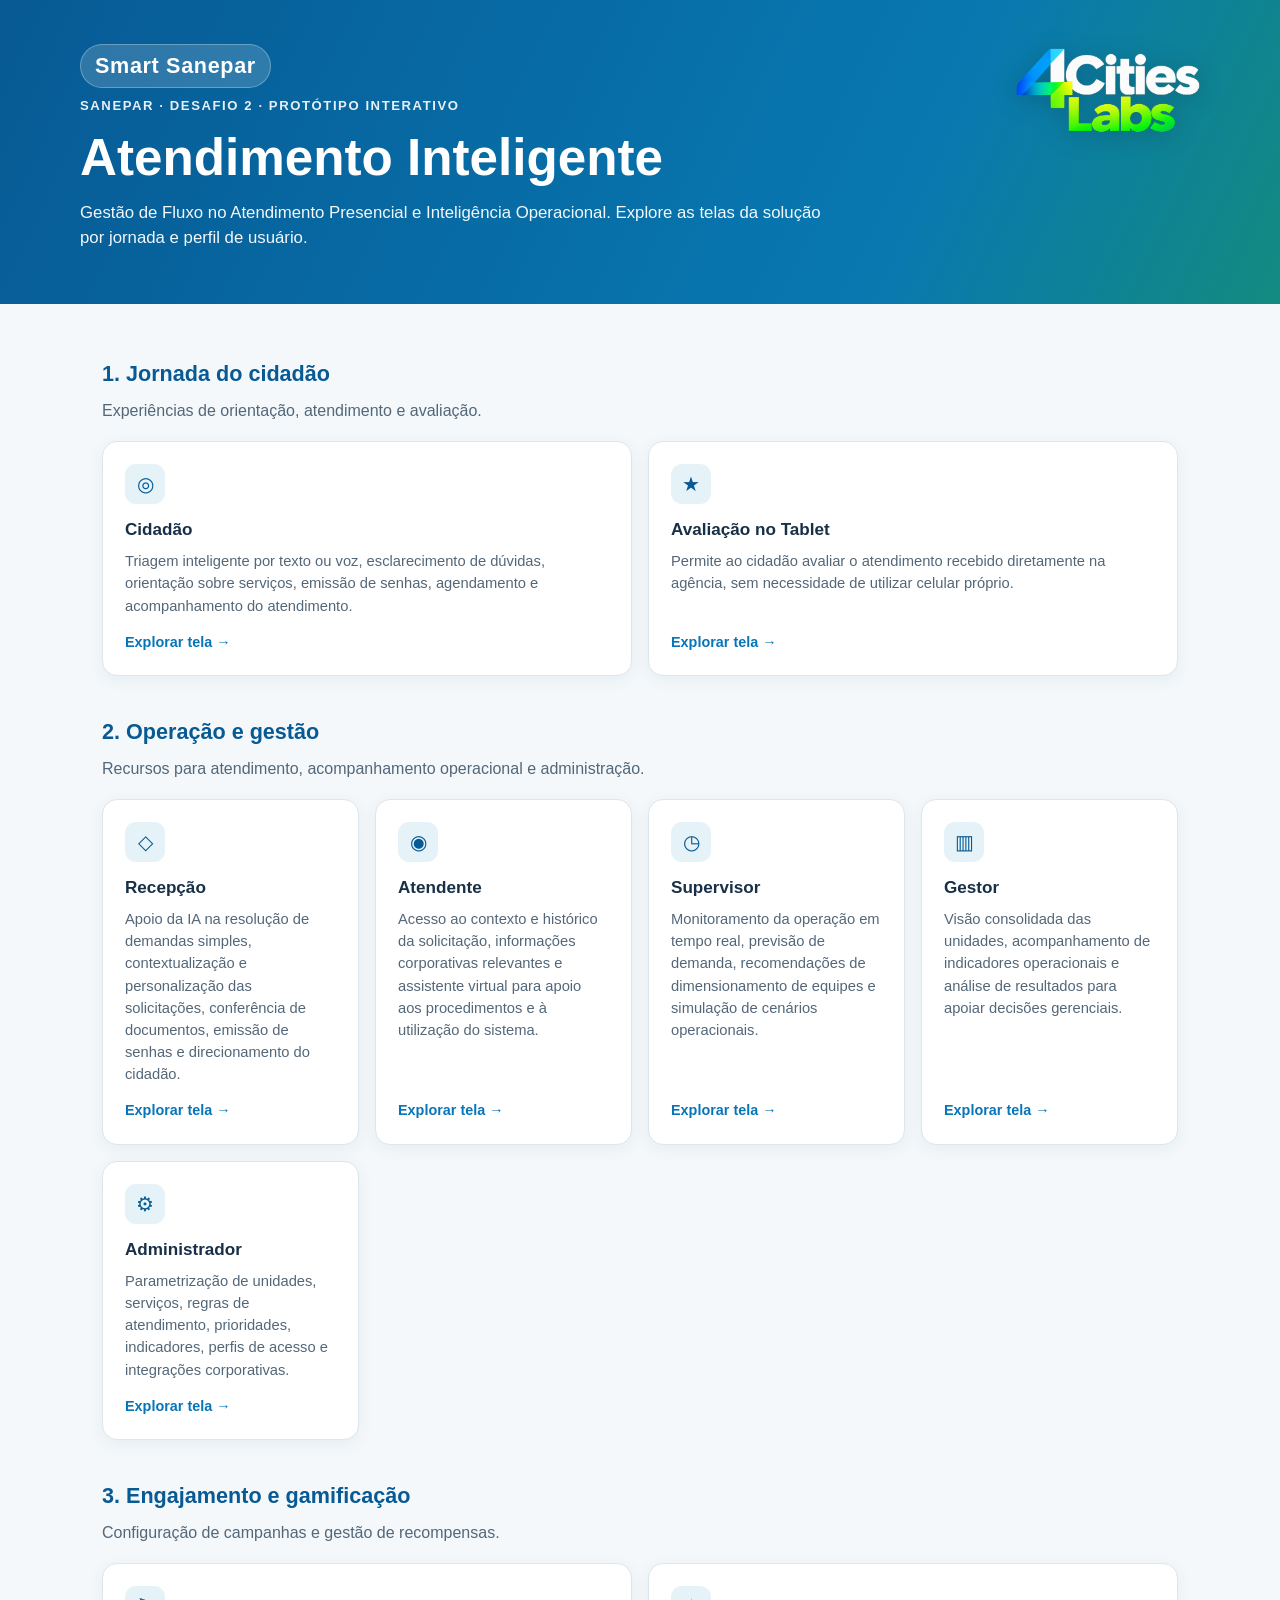
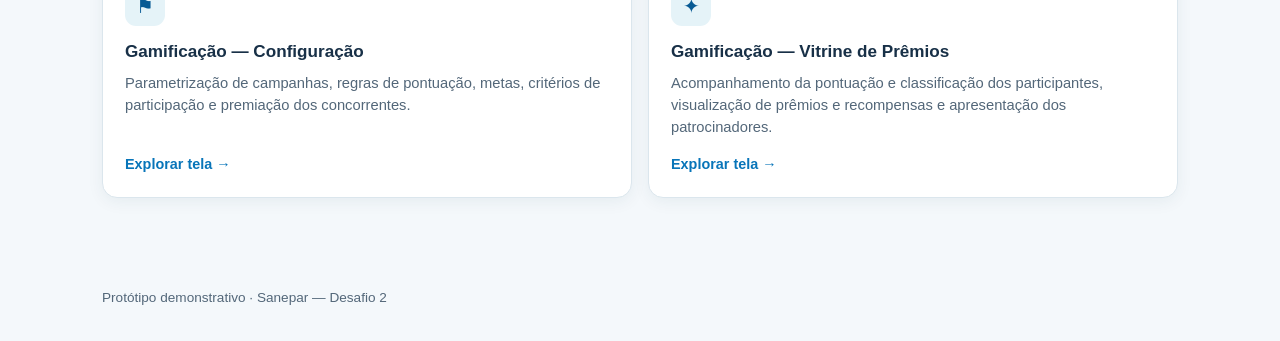
<file: index.html>
<!doctype html>
<html lang="pt-BR">
<head>
<meta charset="utf-8"><meta name="viewport" content="width=device-width, initial-scale=1">
<title>Smart Sanepar | Atendimento Inteligente — Demonstração</title>
<style>
:root{--blue:#075a94;--blue2:#0875b9;--green:#16805b;--ink:#183047;--muted:#536779;--bg:#f4f8fb;--line:#dbe6ed}*{box-sizing:border-box}body{margin:0;background:var(--bg);font-family:Arial,Helvetica,sans-serif;color:var(--ink);line-height:1.5}header{position:relative;background:linear-gradient(115deg,#075a94,#0878b1 70%,#138b80);color:white;padding:44px 22px 54px}header .wrap,main,footer{max-width:1120px;margin:auto}header .wrap{display:flex;align-items:flex-start;justify-content:space-between;gap:24px}.header-text{flex:1;min-width:0}.app-name{display:inline-block;font-size:1.35rem;font-weight:800;letter-spacing:.03em;margin:0 0 8px;padding:5px 14px;border-radius:999px;background:rgba(255,255,255,.16);border:1px solid rgba(255,255,255,.28);color:#fff}.eyebrow{font-size:.82rem;letter-spacing:.12em;text-transform:uppercase;font-weight:700;opacity:.9}h1{font-size:clamp(2rem,4vw,3.2rem);line-height:1.13;margin:13px 0}header p{max-width:760px;font-size:1.05rem;margin:0;opacity:.95}.header-logo{height:92px;max-width:200px;width:auto;object-fit:contain;border-radius:10px;flex-shrink:0;display:block;filter:drop-shadow(0 4px 12px rgba(0,0,0,.18))}main{padding:28px 22px 50px}section{margin:26px 0 40px}h2{font-size:1.35rem;margin:0 0 8px;color:var(--blue)}.intro{color:var(--muted);margin:0 0 18px}.grid{display:grid;grid-template-columns:repeat(auto-fit,minmax(245px,1fr));gap:16px}.card{display:flex;flex-direction:column;min-height:195px;padding:22px;background:white;border:1px solid var(--line);border-radius:15px;text-decoration:none;color:inherit;box-shadow:0 4px 16px #173b5610;transition:transform .16s,box-shadow .16s,border-color .16s}.card:hover,.card:focus-visible{transform:translateY(-3px);box-shadow:0 10px 28px #173b5623;border-color:#65afd2;outline:none}.symbol{display:inline-flex;align-items:center;justify-content:center;width:40px;height:40px;border-radius:11px;background:#e5f3f8;color:var(--blue);font-size:1.25rem;margin-bottom:13px}.card h3{font-size:1.07rem;margin:0 0 8px}.card p{font-size:.92rem;color:var(--muted);margin:0 0 15px;flex:1}.cta{font-size:.9rem;font-weight:700;color:var(--blue2)}footer{padding:0 22px 32px;color:var(--muted);font-size:.85rem}@media(max-width:580px){header{padding:32px 20px 38px}header .wrap{flex-direction:column-reverse;align-items:flex-start;gap:14px}.header-logo{height:64px;max-width:150px;align-self:flex-end}main{padding:20px}section{margin-bottom:30px}.grid{grid-template-columns:1fr}.card{min-height:0}}
</style>
</head>
<body>
<header><div class="wrap"><div class="header-text"><div class="app-name">Smart Sanepar</div><div class="eyebrow">Sanepar · Desafio 2 · Protótipo interativo</div><h1>Atendimento Inteligente</h1><p>Gestão de Fluxo no Atendimento Presencial e Inteligência Operacional. Explore as telas da solução por jornada e perfil de usuário.</p></div><img src="Logo4CitiesLabs.png" alt="Logo 4Cities Labs" class="header-logo"></div></header>
<main>
<section aria-labelledby="jornada"><h2 id="jornada">1. Jornada do cidadão</h2><p class="intro">Experiências de orientação, atendimento e avaliação.</p><div class="grid">
<a class="card" href="TelaCidadao.html"><span class="symbol" aria-hidden="true">◎</span><h3>Cidadão</h3><p>Triagem inteligente por texto ou voz, esclarecimento de dúvidas, orientação sobre serviços, emissão de senhas, agendamento e acompanhamento do atendimento.</p><span class="cta">Explorar tela →</span></a>
<a class="card" href="TelaAvaliacaoCidadao.html"><span class="symbol" aria-hidden="true">★</span><h3>Avaliação no Tablet</h3><p>Permite ao cidadão avaliar o atendimento recebido diretamente na agência, sem necessidade de utilizar celular próprio.</p><span class="cta">Explorar tela →</span></a>
</div></section>
<section aria-labelledby="operacao"><h2 id="operacao">2. Operação e gestão</h2><p class="intro">Recursos para atendimento, acompanhamento operacional e administração.</p><div class="grid">
<a class="card" href="TelaRecepcao.html"><span class="symbol" aria-hidden="true">◇</span><h3>Recepção</h3><p>Apoio da IA na resolução de demandas simples, contextualização e personalização das solicitações, conferência de documentos, emissão de senhas e direcionamento do cidadão.</p><span class="cta">Explorar tela →</span></a>
<a class="card" href="TelaAtendimento.html"><span class="symbol" aria-hidden="true">◉</span><h3>Atendente</h3><p>Acesso ao contexto e histórico da solicitação, informações corporativas relevantes e assistente virtual para apoio aos procedimentos e à utilização do sistema.</p><span class="cta">Explorar tela →</span></a>
<a class="card" href="TelaSupervisorLocal.html"><span class="symbol" aria-hidden="true">◷</span><h3>Supervisor</h3><p>Monitoramento da operação em tempo real, previsão de demanda, recomendações de dimensionamento de equipes e simulação de cenários operacionais.</p><span class="cta">Explorar tela →</span></a>
<a class="card" href="TelaAnalisesDashboards.html"><span class="symbol" aria-hidden="true">▥</span><h3>Gestor</h3><p>Visão consolidada das unidades, acompanhamento de indicadores operacionais e análise de resultados para apoiar decisões gerenciais.</p><span class="cta">Explorar tela →</span></a>
<a class="card" href="TelaAdmParam.html"><span class="symbol" aria-hidden="true">⚙</span><h3>Administrador</h3><p>Parametrização de unidades, serviços, regras de atendimento, prioridades, indicadores, perfis de acesso e integrações corporativas.</p><span class="cta">Explorar tela →</span></a>
</div></section>
<section aria-labelledby="gamificacao"><h2 id="gamificacao">3. Engajamento e gamificação</h2><p class="intro">Configuração de campanhas e gestão de recompensas.</p><div class="grid">
<a class="card" href="TelaGameParam.html"><span class="symbol" aria-hidden="true">⚑</span><h3>Gamificação — Configuração</h3><p>Parametrização de campanhas, regras de pontuação, metas, critérios de participação e premiação dos concorrentes.</p><span class="cta">Explorar tela →</span></a>
<a class="card" href="TelaGameVitrine2.html"><span class="symbol" aria-hidden="true">✦</span><h3>Gamificação — Vitrine de Prêmios</h3><p>Acompanhamento da pontuação e classificação dos participantes, visualização de prêmios e recompensas e apresentação dos patrocinadores.</p><span class="cta">Explorar tela →</span></a>
</div></section>
</main><footer>Protótipo demonstrativo · Sanepar — Desafio 2</footer>
</body></html>
</file>
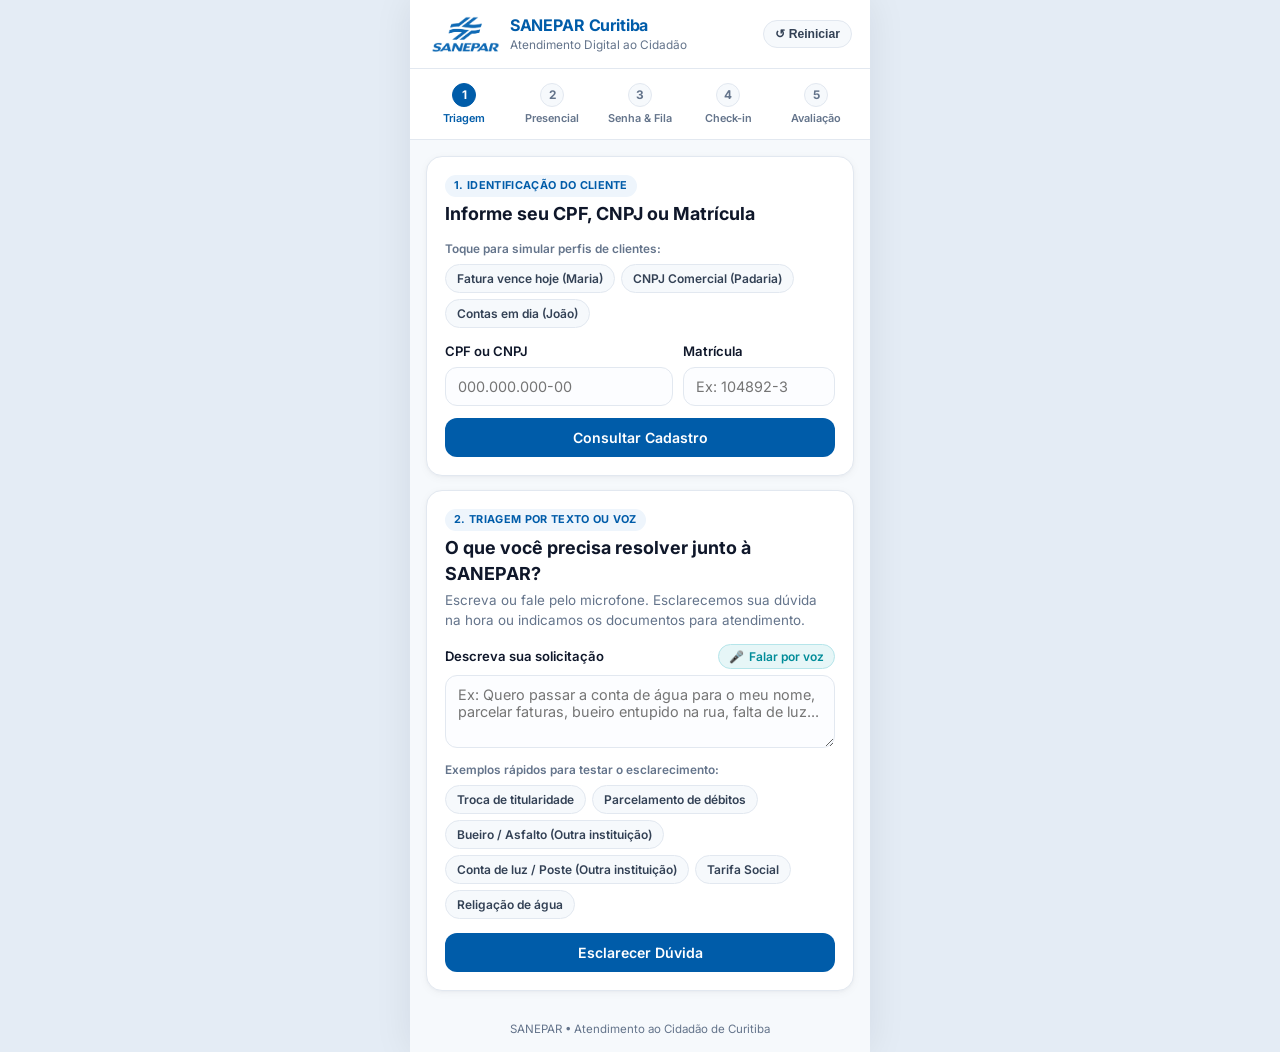
<file: index_antigo.html>
<!DOCTYPE html>
<html lang="pt-BR">
<head>
  <meta charset="UTF-8" />
  <meta name="viewport" content="width=device-width, initial-scale=1.0, maximum-scale=1.0, user-scalable=no" />
  <title>SANEPAR Curitiba — Autoatendimento e Fila Digital</title>
  <link rel="preconnect" href="https://fonts.googleapis.com" />
  <link rel="preconnect" href="https://fonts.gstatic.com" crossorigin />
  <link href="https://fonts.googleapis.com/css2?family=Inter:wght@400;500;600;700;800&display=swap" rel="stylesheet" />
  <link rel="stylesheet" href="styles.css" />
</head>
<body>
  <div class="phone-shell">
    <!-- CABEÇALHO CLEAN -->
    <header class="topbar">
      <div class="brand">
        <div class="brand-icon">
          <img src="Sanepar_logo.png" alt="Logo SANEPAR" class="brand-logo-img" />
        </div>
        <div>
          <h1 class="brand-name">SANEPAR Curitiba</h1>
          <p class="brand-subtitle">Atendimento Digital ao Cidadão</p>
        </div>
      </div>
      <button type="button" id="btn-reset" class="btn-icon" title="Reiniciar atendimento">
        ↺ Reiniciar
      </button>
    </header>

    <!-- NAVEGAÇÃO DE ETAPAS (CLICÁVEL) -->
    <nav class="stepper" aria-label="Etapas do atendimento">
      <button type="button" class="step-item active" data-step="1">
        <span class="step-num">1</span>
        <span class="step-label">Triagem</span>
      </button>
      <button type="button" class="step-item" data-step="2">
        <span class="step-num">2</span>
        <span class="step-label">Presencial</span>
      </button>
      <button type="button" class="step-item" data-step="3">
        <span class="step-num">3</span>
        <span class="step-label">Senha &amp; Fila</span>
      </button>
      <button type="button" class="step-item" data-step="4">
        <span class="step-num">4</span>
        <span class="step-label">Check-in</span>
      </button>
      <button type="button" class="step-item" data-step="5">
        <span class="step-num">5</span>
        <span class="step-label">Avaliação</span>
      </button>
    </nav>

    <main class="main-content">
      <!-- =================================================================
           ETAPA 1: IDENTIFICAÇÃO INSTANTÂNEA + DÚVIDA POR TEXTO OU VOZ
           ================================================================= -->
      <section id="step-1" class="step-pane">
        <!-- Card 1A: Identificação e Consulta em Milissegundos -->
        <div class="card">
          <div class="card-head">
            <span class="tag tag-blue">1. Identificação do Cliente</span>
            <h2>Informe seu CPF, CNPJ ou Matrícula</h2>
          </div>

          <div class="preset-group">
            <span class="preset-caption">Toque para simular perfis de clientes:</span>
            <div class="chips-wrap">
              <button type="button" class="chip chip-preset" data-doc="123.456.789-00" data-matricula="104892-3">
                Fatura vence hoje (Maria)
              </button>
              <button type="button" class="chip chip-preset" data-doc="45.678.912/0001-34" data-matricula="339014-7">
                CNPJ Comercial (Padaria)
              </button>
              <button type="button" class="chip chip-preset" data-doc="987.654.321-11" data-matricula="882310-5">
                Contas em dia (João)
              </button>
            </div>
          </div>

          <form id="form-identificacao" class="form-grid">
            <div class="form-row-2">
              <div class="field">
                <label for="input-doc">CPF ou CNPJ</label>
                <input id="input-doc" type="text" inputmode="numeric" placeholder="000.000.000-00" maxlength="18" />
              </div>
              <div class="field">
                <label for="input-matricula">Matrícula</label>
                <input id="input-matricula" type="text" placeholder="Ex: 104892-3" maxlength="14" />
              </div>
            </div>
            <button type="submit" id="btn-consultar-sgc" class="btn btn-primary btn-block">
              Consultar Cadastro
            </button>
          </form>

          <!-- Resposta Instantânea em Milissegundos -->
          <div id="sgc-result-box" class="instant-response hidden" aria-live="polite">
            <div class="instant-meta">
              <span class="status-dot"></span>
              <span id="sgc-latency">Consulta realizada em 118 ms</span>
            </div>
            <p id="sgc-message" class="instant-text"></p>
            <div id="sgc-shortcuts" class="instant-actions"></div>
          </div>

          <!-- Emissão Expressa de 2ª Via (Inline) -->
          <div id="fatura-express-card" class="invoice-inline hidden">
            <div class="invoice-top">
              <div>
                <span class="tag tag-amber">Vencimento Hoje</span>
                <h4>2ª Via de Fatura — Pagamento Rápido</h4>
              </div>
              <button type="button" id="btn-close-fatura" class="btn-close" aria-label="Fechar">✕</button>
            </div>
            <div class="invoice-grid">
              <div><small>Matrícula</small><strong id="inv-matricula">104892-3</strong></div>
              <div><small>Referência</small><strong>11/2026</strong></div>
              <div><small>Valor</small><strong class="text-amber">R$ 148,90</strong></div>
            </div>
            <div class="pix-box">
              <small>Código de Barras / PIX Copia e Cola</small>
              <code id="inv-code">82690000001-5 48900091202-4 61116104892-1 30000000001-8</code>
              <div class="btn-row">
                <button type="button" id="btn-copy-code" class="btn btn-secondary btn-sm flex-1">Copiar Código</button>
                <button type="button" id="btn-confirm-fatura-resolvida" class="btn btn-success btn-sm flex-1">Já emiti / Avaliar</button>
              </div>
              <p id="copy-feedback" class="copy-ok hidden">✓ Código copiado para a área de transferência!</p>
            </div>
          </div>
        </div>

        <!-- Card 1B: O que precisa resolver por Texto ou por Voz -->
        <div class="card" id="card-triagem">
          <div class="card-head">
            <span class="tag tag-blue">2. Triagem por Texto ou Voz</span>
            <h2>O que você precisa resolver junto à SANEPAR?</h2>
            <p class="text-muted">Escreva ou fale pelo microfone. Esclarecemos sua dúvida na hora ou indicamos os documentos para atendimento.</p>
          </div>

          <div class="field">
            <div class="label-bar">
              <label for="input-problema">Descreva sua solicitação</label>
              <button type="button" id="btn-voice" class="btn-mic" aria-pressed="false">
                <span aria-hidden="true">🎤</span>
                <span id="voice-label">Falar por voz</span>
              </button>
            </div>

            <!-- Barra de gravação de voz ativa -->
            <div id="voice-status" class="voice-bar hidden">
              <div class="wave-bars" aria-hidden="true">
                <span></span><span></span><span></span><span></span><span></span>
              </div>
              <span id="voice-status-text">Ouvindo em português... fale agora</span>
              <button type="button" id="btn-voice-sim-stop" class="btn-voice-done">Concluir fala</button>
            </div>

            <textarea id="input-problema" rows="3" placeholder="Ex: Quero passar a conta de água para o meu nome, parcelar faturas, bueiro entupido na rua, falta de luz..."></textarea>
          </div>

          <div class="preset-group">
            <span class="preset-caption">Exemplos rápidos para testar o esclarecimento:</span>
            <div class="chips-wrap">
              <button type="button" class="chip chip-topic" data-text="Preciso fazer a troca de titularidade da conta de água para o meu nome">Troca de titularidade</button>
              <button type="button" class="chip chip-topic" data-text="Quero negociar e parcelar faturas atrasadas da minha matrícula">Parcelamento de débitos</button>
              <button type="button" class="chip chip-topic" data-text="Tem um bueiro de água da chuva entupido e buraco no asfalto na minha rua">Bueiro / Asfalto (Outra instituição)</button>
              <button type="button" class="chip chip-topic" data-text="Estou com problema na conta de energia elétrica e poste de luz da Copel">Conta de luz / Poste (Outra instituição)</button>
              <button type="button" class="chip chip-topic" data-text="Quero solicitar inclusão na Tarifa Social Água Solidária">Tarifa Social</button>
              <button type="button" class="chip chip-topic" data-text="Preciso pedir religação de água após pagamento">Religação de água</button>
            </div>
          </div>

          <button type="button" id="btn-analisar-problema" class="btn btn-primary btn-block">
            Esclarecer Dúvida
          </button>

          <!-- Resultado da Triagem + Pergunta se ainda deseja atendimento presencial -->
          <div id="triage-result-card" class="triage-answer hidden" aria-live="polite">
            <span id="triage-status-pill" class="tag"></span>
            <h3 id="triage-title"></h3>
            <div id="triage-body" class="triage-text"></div>

            <!-- Alerta de redirecionamento quando NÃO é SANEPAR -->
            <div id="triage-external-box" class="redirect-box hidden"></div>

            <div class="presencial-question">
              <h4>Mesmo com esse esclarecimento, você ainda deseja ter o atendimento presencial na SANEPAR?</h4>
              <p class="text-muted">Se ainda preferir conversar presencialmente em uma unidade de Curitiba, preparamos a lista de documentos e sua senha.</p>
              <div class="btn-row">
                <button type="button" id="btn-nao-presencial" class="btn btn-secondary flex-1">
                  Não, já esclareci
                </button>
                <button type="button" id="btn-sim-presencial" class="btn btn-primary flex-1">
                  Sim, quero ir à SANEPAR
                </button>
              </div>
            </div>
          </div>

          <!-- Confirmação quando o cidadão não precisa mais ir presencialmente -->
          <div id="resolved-card" class="resolved-box hidden">
            <div class="icon-badge-ok">✓</div>
            <h3>Atendimento concluído pelo celular!</h3>
            <p id="resolved-message" class="text-muted">Sua dúvida foi esclarecida sem precisar se deslocar até uma agência.</p>
            <button type="button" id="btn-avaliar-digital" class="btn btn-primary btn-block">
              Avaliar Atendimento (NPS 0–10)
            </button>
          </div>
        </div>
      </section>

      <!-- =================================================================
           ETAPA 2: DOCUMENTOS + IR HOJE (PRIORIDADE) OU AGENDAR (SUAVIZAÇÃO)
           ================================================================= -->
      <section id="step-2" class="step-pane hidden">
        <div class="card">
          <div class="card-head">
            <span class="tag tag-blue">Atendimento Presencial</span>
            <h2>Documentos e Data do Atendimento</h2>
            <p class="text-muted">Confira o que levar para o seu caso e escolha entre ir hoje ou agendar.</p>
          </div>

          <!-- Lista de Documentos Necessários -->
          <div class="docs-panel">
            <div class="docs-panel-top">
              <strong>📄 Documentos necessários para o seu caso</strong>
              <span id="docs-case-tag" class="tag tag-teal">Troca de Titularidade</span>
            </div>
            <p class="text-muted small-note">Marque os itens abaixo para conferir antes de sair de casa:</p>
            <ul id="docs-list" class="doc-checklist"></ul>
          </div>

          <!-- Escolha da Unidade em Curitiba -->
          <div class="field">
            <label for="select-unidade">Unidade SANEPAR em Curitiba</label>
            <select id="select-unidade">
              <option value="Central Rebouças — R. Engenheiros Rebouças, 1376">Central Rebouças — R. Engenheiros Rebouças, 1376 (Centro)</option>
              <option value="Rua da Cidadania Pinheirinho — Av. Winston Churchill, 2033">Rua da Cidadania Pinheirinho — Av. Winston Churchill, 2033</option>
              <option value="Rua da Cidadania Boa Vista — Av. Paraná, 3600">Rua da Cidadania Boa Vista — Av. Paraná, 3600</option>
              <option value="Rua da Cidadania Fazendinha — R. Carlos Klemtz, 1700">Rua da Cidadania Fazendinha — R. Carlos Klemtz, 1700</option>
            </select>
          </div>

          <!-- Pergunta: Ir lá hoje ou Agendar para outro dia -->
          <div class="when-selector">
            <label class="section-label">Você quer ir até lá hoje ou prefere agendar para outro dia?</label>
            <div class="choice-cards">
              <button type="button" id="btn-ir-hoje" class="choice-btn">
                <span class="choice-icon">⚡</span>
                <strong>Quero ir lá HOJE</strong>
                <small>Retirar senha agora e acompanhar a fila digital</small>
              </button>
              <button type="button" id="btn-agendar-outro-dia" class="choice-btn">
                <span class="choice-icon">📅</span>
                <strong>Agendar outro dia</strong>
                <small>Ver dias disponíveis com suavização de demanda</small>
              </button>
            </div>
          </div>

          <!-- SUBFLUXO A: IR LÁ HOJE (Questões para decidir o tipo de senha) -->
          <div id="subflow-hoje" class="sub-panel hidden">
            <h3>Definição do Tipo de Senha (Hoje)</h3>
            <p class="text-muted">Responda para gerarmos a senha adequada ao seu atendimento:</p>

            <div class="radio-stack">
              <label class="radio-card">
                <input type="radio" name="priority-type" value="normal" checked />
                <div>
                  <strong>Senha Normal (Atendimento Convencional)</strong>
                  <small>Não me enquadro nas prioridades legais abaixo</small>
                </div>
              </label>
              <label class="radio-card">
                <input type="radio" name="priority-type" value="idosa" />
                <div>
                  <strong>Senha Prioritária — Pessoa Idosa (60 anos ou mais)</strong>
                  <small>Atendimento prioritário conforme Estatuto da Pessoa Idosa</small>
                </div>
              </label>
              <label class="radio-card">
                <input type="radio" name="priority-type" value="pcd" />
                <div>
                  <strong>Senha Prioritária — Pessoa com Deficiência (PcD) ou TEA</strong>
                  <small>Atendimento prioritário e guichê acessível</small>
                </div>
              </label>
              <label class="radio-card">
                <input type="radio" name="priority-type" value="gestante" />
                <div>
                  <strong>Senha Prioritária — Gestante, Lactante ou Criança de Colo</strong>
                  <small>Atendimento preferencial imediato</small>
                </div>
              </label>
            </div>

            <button type="button" id="btn-gerar-senha-hoje" class="btn btn-primary btn-block">
              Gerar Senha Digital para Hoje
            </button>
          </div>

          <!-- SUBFLUXO B: AGENDAR OUTRO DIA (Com suavização dos picos de demanda) -->
          <div id="subflow-agendar" class="sub-panel hidden">
            <h3>Agendamento com Suavização de Demanda</h3>
            <div class="smoothing-banner">
              <strong>Equilíbrio de filas:</strong> Historicamente, os <strong>primeiros dias do mês (dias 1 a 5)</strong> concentram maior procura de cidadãos sem agendamento. Por isso, o sistema bloqueia novos agendamentos nesses dias de pico e sugere datas de baixa procura.
            </div>

            <div class="demand-legend">
              <span><i class="dot dot-low"></i> Baixa demanda (Disponível)</span>
              <span><i class="dot dot-med"></i> Demanda moderada</span>
              <span><i class="dot dot-high"></i> Pico início do mês (Evitado)</span>
            </div>

            <div id="calendar-days" class="calendar-grid"></div>

            <div id="time-slots-container" class="slots-panel hidden">
              <label class="section-label">Escolha o horário para <span id="selected-date-label"></span>:</label>
              <div id="time-slots" class="slots-grid"></div>
            </div>

            <button type="button" id="btn-confirmar-agendamento" class="btn btn-primary btn-block" disabled>
              Confirmar Agendamento e Gerar Senha
            </button>
          </div>

          <div class="step-footer-nav">
            <button type="button" class="btn-link" data-goto="1">← Voltar para a triagem</button>
          </div>
        </div>
      </section>

      <!-- =================================================================
           ETAPA 3: SENHA GERADA & FILA DIGITAL EM TEMPO REAL
           ================================================================= -->
      <section id="step-3" class="step-pane hidden">
        <!-- Bilhete da Senha Digital -->
        <div class="card ticket-card">
          <div class="ticket-top-bar">
            <span id="ticket-mode-badge" class="tag tag-blue">Senha Digital • Hoje</span>
            <span id="ticket-status-pill" class="tag tag-amber">Aguardando chegada</span>
          </div>

          <div class="ticket-Display">
            <span class="ticket-caption">Sua Senha</span>
            <div id="ticket-code" class="ticket-big-code">N-127</div>
            <span id="ticket-category-label" class="ticket-type-text">Senha Normal (Convencional)</span>
          </div>

          <div class="ticket-info-list">
            <div class="info-line">
              <span>Unidade</span>
              <strong id="ticket-unit">Central Rebouças</strong>
            </div>
            <div class="info-line">
              <span>Quando</span>
              <strong id="ticket-datetime">Hoje • Fila Digital</strong>
            </div>
            <div class="info-line">
              <span>Serviço</span>
              <strong id="ticket-subject">Troca de Titularidade</strong>
            </div>
          </div>

          <!-- Recomendação para o cidadão se organizar antes de sair de casa -->
          <div id="leave-home-box" class="smart-leave-alert">
            <div class="leave-emoji" aria-hidden="true">🏠➡️🏢</div>
            <div>
              <strong id="leave-home-title">Organize sua saída de casa</strong>
              <p id="leave-home-desc">Há 4 pessoas na sua frente (~16 min). Acompanhe abaixo para sair no momento ideal e não esperar na fila física.</p>
            </div>
          </div>

          <div class="ticket-qr-row">
            <div id="ticket-qr-svg" class="qr-mini" aria-label="QR Code da senha"></div>
            <div>
              <strong>Validação rápida na chegada</strong>
              <p class="text-muted">Ao chegar na unidade SANEPAR, faça o check-in lendo o QR Code na entrada.</p>
            </div>
          </div>
        </div>

        <!-- Painel de Senhas Sendo Atendidas no Momento -->
        <div class="card">
          <div class="live-head">
            <div>
              <span class="tag tag-teal">Tempo Real</span>
              <h3>Senhas sendo atendidas agora</h3>
            </div>
            <button type="button" id="btn-simular-avanco" class="btn btn-secondary btn-xs">
              ▶ Avançar fila
            </button>
          </div>

          <div id="live-counters" class="guiches-grid"></div>

          <div class="history-bar">
            <small>Últimas senhas chamadas:</small>
            <div id="recent-calls-list" class="history-pills"></div>
          </div>

          <button type="button" id="btn-ir-checkin" class="btn btn-primary btn-block mt-14">
            Cheguei ao local → Fazer Check-in via QR Code
          </button>
        </div>
      </section>

      <!-- =================================================================
           ETAPA 4: CHECK-IN VIA QR CODE NA ENTRADA
           ================================================================= -->
      <section id="step-4" class="step-pane hidden">
        <div class="card">
          <div class="card-head">
            <span class="tag tag-blue">Check-in Presencial</span>
            <h2>Confirme sua chegada na entrada</h2>
            <p class="text-muted">Escaneie o QR Code disponível na entrada da SANEPAR, para liberar a chamada da sua senha no painel.</p>
          </div>

          <div id="scanner-box" class="scanner-container">
            <div class="camera-viewport">
              <div class="scan-laser"></div>
              <div id="totem-qr-preview" class="totem-qr-box"></div>
              <span class="camera-caption">Aponte a câmera para o QR Code na entrada</span>
            </div>
            <p id="scanner-unit-label" class="text-muted center-text">Totem Entrada • Central Rebouças</p>
            <button type="button" id="btn-scan-qr" class="btn btn-primary btn-block">
              📷 Ler QR Code da Entrada (Check-in)
            </button>
          </div>

          <!-- Confirmação pós Check-in -->
          <div id="checkin-done-box" class="checkin-success hidden" aria-live="polite">
            <div class="icon-badge-ok">✓</div>
            <h3>Check-in realizado com sucesso!</h3>
            <p class="text-muted">Chegada registrada às <strong id="checkin-time"></strong>. Você já está visível para o atendente.</p>

            <div id="guiche-call-status" class="call-banner">
              <span class="status-dot"></span>
              <span id="guiche-call-text">Aguardando chamada da sua senha no painel...</span>
            </div>

            <div class="btn-row mt-14">
              <button type="button" id="btn-simular-chamada-guiche" class="btn btn-secondary flex-1">
                Simular Chamada no Guichê
              </button>
              <button type="button" id="btn-concluir-para-avaliar" class="btn btn-primary flex-1">
                Finalizar e Avaliar →
              </button>
            </div>
          </div>

          <div class="step-footer-nav">
            <button type="button" class="btn-link" data-goto="3">← Voltar para a senha e fila ao vivo</button>
          </div>
        </div>
      </section>

      <!-- =================================================================
           ETAPA 5: AVALIAÇÃO DO ATENDIMENTO + NPS (0 A 10)
           ================================================================= -->
      <section id="step-5" class="step-pane hidden">
        <div id="rating-form-card" class="card">
          <div class="card-head">
            <span class="tag tag-blue">Conclusão</span>
            <h2>Avalie seu atendimento na SANEPAR</h2>
            <p class="text-muted">Sua nota ajuda a aprimorar nossos serviços presenciais e digitais em Curitiba.</p>
          </div>

          <!-- Pergunta Específica de NPS (0-10) -->
          <div class="rating-section">
            <label class="section-label">
              1. Em uma escala de <strong>0 a 10</strong>, o quanto você recomendaria o atendimento da SANEPAR a um amigo ou familiar? <span class="tag tag-teal">NPS</span>
            </label>
            <div id="nps-scale" class="nps-row" role="radiogroup" aria-label="Escala NPS de 0 a 10"></div>
            <div class="nps-legend">
              <span>0 • Nada provável</span>
              <strong id="nps-selected-label"></strong>
              <span>10 • Extremamente provável</span>
            </div>
          </div>

          <!-- Avaliação Geral do Atendimento (Estrelas) -->
          <div class="rating-section">
            <label class="section-label">2. Avaliação geral do atendimento recebido:</label>
            <div id="star-rating" class="stars-bar" role="radiogroup" aria-label="Avaliação geral de 1 a 5 estrelas">
              <button type="button" class="star" data-star="1" aria-label="1 estrela">★</button>
              <button type="button" class="star" data-star="2" aria-label="2 estrelas">★</button>
              <button type="button" class="star" data-star="3" aria-label="3 estrelas">★</button>
              <button type="button" class="star" data-star="4" aria-label="4 estrelas">★</button>
              <button type="button" class="star" data-star="5" aria-label="5 estrelas">★</button>
            </div>
            <small id="star-label" class="text-muted">Selecione de 1 a 5 estrelas</small>
          </div>

          <!-- Destaques opcionais -->
          <div class="rating-section">
            <label class="section-label">3. O que você mais gostou? <span class="text-muted">(opcional)</span></label>
            <div class="chips-wrap" id="rating-tags">
              <button type="button" class="chip chip-tag">Pouco tempo de espera</button>
              <button type="button" class="chip chip-tag">Triagem clara</button>
              <button type="button" class="chip chip-tag">Fila digital pelo celular</button>
              <button type="button" class="chip chip-tag">Cordialidade do atendente</button>
              <button type="button" class="chip chip-tag">Problema resolvido</button>
            </div>
          </div>

          <div class="field">
            <label for="input-comentario">Comentário adicional <span class="text-muted">(opcional)</span></label>
            <textarea id="input-comentario" rows="2" placeholder="Deixe uma sugestão ou elogio..."></textarea>
          </div>

          <button type="button" id="btn-enviar-avaliacao" class="btn btn-primary btn-block" disabled>
            Enviar Avaliação
          </button>
        </div>

        <!-- Agradecimento final -->
        <div id="rating-thanks-card" class="card resolved-box hidden">
          <div class="icon-badge-ok">★</div>
          <h3>Avaliação registrada com sucesso!</h3>
          <p id="thanks-summary" class="text-muted"></p>
          <button type="button" id="btn-novo-atendimento" class="btn btn-primary btn-block mt-14">
            Iniciar Novo Atendimento
          </button>
        </div>
      </section>
    </main>

    <footer class="footer">
      SANEPAR • Atendimento ao Cidadão de Curitiba
    </footer>
  </div>

  <script src="app.js"></script>
</body>
</html>
</file>
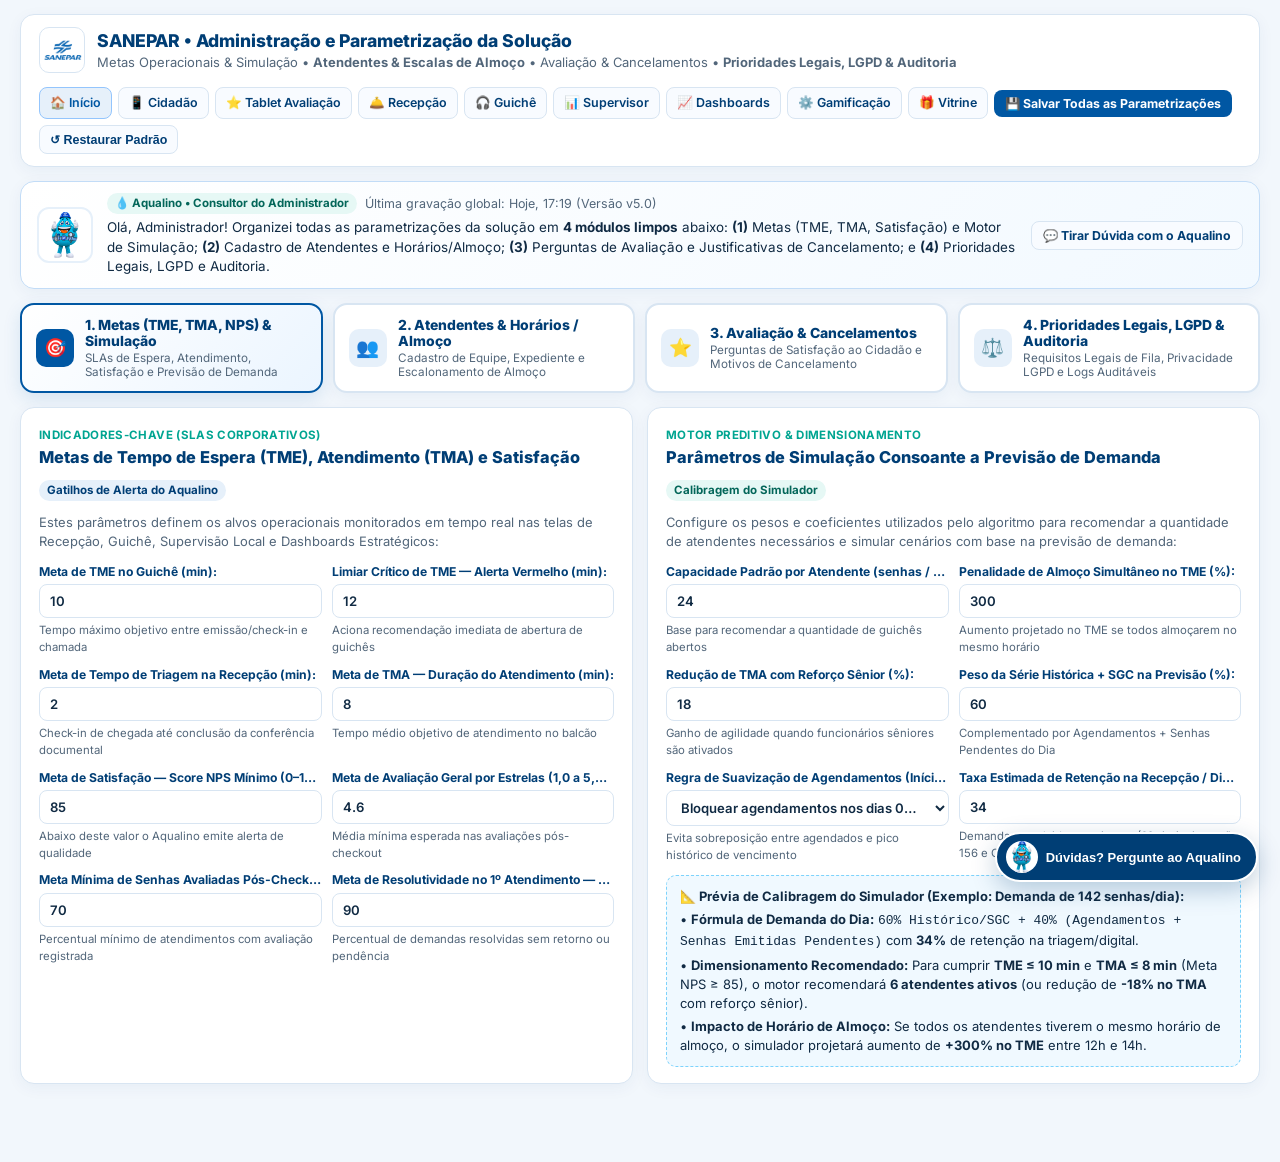
<file: TelaAdmParam.html>
<!DOCTYPE html>
<html lang="pt-BR">
<head>
  <meta charset="UTF-8" />
  <meta name="viewport" content="width=device-width, initial-scale=1.0" />
  <title>SANEPAR — Administração e Parametrização Global da Solução (TelaAdmParam)</title>
  <link rel="preconnect" href="https://fonts.googleapis.com" />
  <link rel="preconnect" href="https://fonts.gstatic.com" crossorigin />
  <link href="https://fonts.googleapis.com/css2?family=Inter:wght@400;500;600;700;800&display=swap" rel="stylesheet" />
  <link rel="stylesheet" href="admparam.css" />
</head>
<body>
  <div class="adm-shell">
    <!-- CABEÇALHO CORPORATIVO CLEAN (MESMA IDENTIDADE VISUAL DE TelaCidadao.html) -->
    <header class="topbar">
      <div class="brand">
        <div class="brand-icon">
          <img src="Sanepar_logo.png" alt="Logo SANEPAR" class="brand-logo-img" />
        </div>
        <div>
          <h1 class="brand-name">SANEPAR • Administração e Parametrização da Solução</h1>
          <p class="brand-subtitle">
            Metas Operacionais &amp; Simulação • <strong>Atendentes &amp; Escalas de Almoço</strong> • Avaliação &amp; Cancelamentos • <strong>Prioridades Legais, LGPD &amp; Auditoria</strong>
          </p>
        </div>
      </div>

      <div class="topbar-links">
        <a href="index.html" id="btn-voltar-index" class="btn-icon btn-home-link" title="Voltar para a tela inicial (Index.html)">🏠 Início</a>
        <a href="TelaCidadao.html" class="btn-icon">📱 Cidadão</a>
        <a href="TelaAvaliacaoCidadao.html" class="btn-icon">⭐ Tablet Avaliação</a>
        <a href="TelaRecepcao.html" class="btn-icon">🛎️ Recepção</a>
        <a href="TelaAtendimento.html" class="btn-icon">🎧 Guichê</a>
        <a href="TelaSupervisorLocal.html" class="btn-icon">📊 Supervisor</a>
        <a href="TelaAnalisesDashboards.html" class="btn-icon">📈 Dashboards</a>
        <a href="TelaGameParam.html" class="btn-icon">⚙️ Gamificação</a>
        <a href="TelaGameVitrine2.html" class="btn-icon">🎁 Vitrine</a>
        <button type="button" id="btn-save-all-adm" class="btn btn-primary btn-sm">
          💾 Salvar Todas as Parametrizações
        </button>
        <button type="button" id="btn-reset-adm" class="btn-icon">↺ Restaurar Padrão</button>
      </div>
    </header>

    <!-- BARRA COMPACTA E CLEAN DO MASCOTE AQUALINO (ASSISTENTE DO ADMINISTRADOR) -->
    <section class="aqualino-clean-bar" id="aqualino-adm-panel" aria-label="Assistente Aqualino">
      <div class="aqualino-bar-main">
        <img src="MascoteHQ.png" alt="Mascote Aqualino SANEPAR" class="mascot-img-clean" />
        <div class="aqualino-bar-text">
          <div class="aqualino-bar-head">
            <span class="tag tag-teal">💧 Aqualino • Consultor do Administrador</span>
            <span class="text-muted" id="adm-last-saved-indicator">Última gravação global: Hoje, 17:19 (Versão v5.0)</span>
          </div>
          <div id="aqualino-adm-bubble" class="aqualino-clean-bubble" aria-live="polite">
            Olá, Administrador! Organizei todas as parametrizações da solução em <strong>4 módulos limpos</strong> abaixo: <strong>(1)</strong> Metas (TME, TMA, Satisfação) e Motor de Simulação; <strong>(2)</strong> Cadastro de Atendentes e Horários/Almoço; <strong>(3)</strong> Perguntas de Avaliação e Justificativas de Cancelamento; e <strong>(4)</strong> Prioridades Legais, LGPD e Auditoria.
          </div>
        </div>
        <button type="button" id="btn-toggle-aqualino-adm" class="btn btn-secondary btn-sm">
          💬 Tirar Dúvida com o Aqualino
        </button>
      </div>

      <div id="aqualino-adm-drawer" class="aqualino-qa-drawer hidden">
        <form id="form-ask-aqualino-adm" class="aqualino-ask-form">
          <input
            id="input-ask-aqualino-adm"
            type="text"
            placeholder="Pergunte ao Aqualino como configurar metas, horários de almoço, perguntas de satisfação, prioridades legais ou LGPD..."
          />
          <button type="button" id="btn-voice-aqualino-adm" class="btn-mic-sup" title="Perguntar por voz">
            🎤 Voz
          </button>
          <button type="submit" class="btn btn-primary btn-sm">Perguntar</button>
        </form>
        <div class="aqualino-quick-chips">
          <span class="quick-chip-label">Dúvidas rápidas:</span>
          <button type="button" class="chip-ask-adm" data-q="Como configurar as metas de TME, TMA, satisfação e os parâmetros de simulação de demanda?">
            🎯 Metas &amp; Simulação de Demanda
          </button>
          <button type="button" class="chip-ask-adm" data-q="Como cadastrar o nome dos atendentes, horários de atendimento e escalas de almoço?">
            👥 Atendentes &amp; Horário de Almoço
          </button>
          <button type="button" class="chip-ask-adm" data-q="Como parametrizar as perguntas de avaliação de satisfação e as justificativas para cancelamento?">
            ⭐ Perguntas de Avaliação &amp; Cancelamentos
          </button>
          <button type="button" class="chip-ask-adm" data-q="Como ajustar a priorização legal de senhas e as regras de LGPD e auditoria?">
            ⚖️ Priorização Legal, LGPD &amp; Auditoria
          </button>
        </div>
      </div>
    </section>

    <!-- BANNER DE CONFIRMAÇÃO DE SALVAMENTO GLOBAL -->
    <div id="adm-global-feedback" class="save-feedback-banner hidden" role="status" aria-live="polite"></div>

    <!-- NAVEGAÇÃO EM 4 ABAS CLEAN PARA EVITAR POLUIÇÃO VISUAL -->
    <nav class="adm-tabs-nav" aria-label="Módulos de Parametrização do Administrador">
      <button type="button" class="adm-tab-btn active" data-tab="tab-metas-simulacao">
        <span class="adm-tab-icon">🎯</span>
        <div>
          <strong>1. Metas (TME, TMA, NPS) &amp; Simulação</strong>
          <small>SLAs de Espera, Atendimento, Satisfação e Previsão de Demanda</small>
        </div>
      </button>

      <button type="button" class="adm-tab-btn" data-tab="tab-atendentes-horarios">
        <span class="adm-tab-icon">👥</span>
        <div>
          <strong>2. Atendentes &amp; Horários / Almoço</strong>
          <small>Cadastro de Equipe, Expediente e Escalonamento de Almoço</small>
        </div>
      </button>

      <button type="button" class="adm-tab-btn" data-tab="tab-avaliacao-cancelamento">
        <span class="adm-tab-icon">⭐</span>
        <div>
          <strong>3. Avaliação &amp; Cancelamentos</strong>
          <small>Perguntas de Satisfação ao Cidadão e Motivos de Cancelamento</small>
        </div>
      </button>

      <button type="button" class="adm-tab-btn" data-tab="tab-prioridades-lgpd">
        <span class="adm-tab-icon">⚖️</span>
        <div>
          <strong>4. Prioridades Legais, LGPD &amp; Auditoria</strong>
          <small>Requisitos Legais de Fila, Privacidade LGPD e Logs Auditáveis</small>
        </div>
      </button>
    </nav>

    <!-- ===================================================================== -->
    <!-- MÓDULO 1: METAS (TME, TMA, SATISFAÇÃO) & PARÂMETROS DE SIMULAÇÃO       -->
    <!-- ===================================================================== -->
    <main id="tab-metas-simulacao" class="adm-tab-pane">
      <div class="adm-grid-12">
        <!-- 1A: Metas Operacionais e de Qualidade -->
        <section class="card span-6">
          <div class="card-header-flex">
            <div>
              <span class="section-tag">Indicadores-Chave (SLAs Corporativos)</span>
              <h2>Metas de Tempo de Espera (TME), Atendimento (TMA) e Satisfação</h2>
            </div>
            <span class="tag tag-blue">Gatilhos de Alerta do Aqualino</span>
          </div>

          <p class="section-desc">
            Estes parâmetros definem os alvos operacionais monitorados em tempo real nas telas de Recepção, Guichê, Supervisão Local e Dashboards Estratégicos:
          </p>

          <div class="form-grid-2">
            <div class="field-box">
              <label for="adm-tme-target">Meta de TME no Guichê (min):</label>
              <input type="number" id="adm-tme-target" min="2" max="30" value="10" />
              <small class="field-hint">Tempo máximo objetivo entre emissão/check-in e chamada</small>
            </div>

            <div class="field-box">
              <label for="adm-tme-critical">Limiar Crítico de TME — Alerta Vermelho (min):</label>
              <input type="number" id="adm-tme-critical" min="3" max="45" value="12" />
              <small class="field-hint">Aciona recomendação imediata de abertura de guichês</small>
            </div>

            <div class="field-box">
              <label for="adm-tme-recepcao">Meta de Tempo de Triagem na Recepção (min):</label>
              <input type="number" id="adm-tme-recepcao" min="1" max="10" value="2" />
              <small class="field-hint">Check-in de chegada até conclusão da conferência documental</small>
            </div>

            <div class="field-box">
              <label for="adm-tma-target">Meta de TMA — Duração do Atendimento (min):</label>
              <input type="number" id="adm-tma-target" min="2" max="30" value="8" />
              <small class="field-hint">Tempo médio objetivo de atendimento no balcão</small>
            </div>

            <div class="field-box">
              <label for="adm-nps-target">Meta de Satisfação — Score NPS Mínimo (0–100):</label>
              <input type="number" id="adm-nps-target" min="50" max="100" value="85" />
              <small class="field-hint">Abaixo deste valor o Aqualino emite alerta de qualidade</small>
            </div>

            <div class="field-box">
              <label for="adm-stars-target">Meta de Avaliação Geral por Estrelas (1,0 a 5,0 ★):</label>
              <input type="number" id="adm-stars-target" min="1" max="5" step="0.1" value="4.6" />
              <small class="field-hint">Média mínima esperada nas avaliações pós-checkout</small>
            </div>

            <div class="field-box">
              <label for="adm-eval-coverage">Meta Mínima de Senhas Avaliadas Pós-Checkout (%):</label>
              <input type="number" id="adm-eval-coverage" min="10" max="100" value="70" />
              <small class="field-hint">Percentual mínimo de atendimentos com avaliação registrada</small>
            </div>

            <div class="field-box">
              <label for="adm-fcr-target">Meta de Resolutividade no 1º Atendimento — FCR (%):</label>
              <input type="number" id="adm-fcr-target" min="50" max="100" value="90" />
              <small class="field-hint">Percentual de demandas resolvidas sem retorno ou pendência</small>
            </div>
          </div>
        </section>

        <!-- 1B: Parametrizações para Simulação de Atendimento Consoante a Previsão de Demanda -->
        <section class="card span-6">
          <div class="card-header-flex">
            <div>
              <span class="section-tag">Motor Preditivo &amp; Dimensionamento</span>
              <h2>Parâmetros de Simulação Consoante a Previsão de Demanda</h2>
            </div>
            <span class="tag tag-teal">Calibragem do Simulador</span>
          </div>

          <p class="section-desc">
            Configure os pesos e coeficientes utilizados pelo algoritmo para recomendar a quantidade de atendentes necessários e simular cenários com base na previsão de demanda:
          </p>

          <div class="form-grid-2">
            <div class="field-box">
              <label for="adm-sim-capacity">Capacidade Padrão por Atendente (senhas / dia):</label>
              <input type="number" id="adm-sim-capacity" min="10" max="60" value="24" />
              <small class="field-hint">Base para recomendar a quantidade de guichês abertos</small>
            </div>

            <div class="field-box">
              <label for="adm-sim-lunch-penalty">Penalidade de Almoço Simultâneo no TME (%):</label>
              <input type="number" id="adm-sim-lunch-penalty" min="50" max="500" step="10" value="300" />
              <small class="field-hint">Aumento projetado no TME se todos almoçarem no mesmo horário</small>
            </div>

            <div class="field-box">
              <label for="adm-sim-senior-gain">Redução de TMA com Reforço Sênior (%):</label>
              <input type="number" id="adm-sim-senior-gain" min="5" max="50" value="18" />
              <small class="field-hint">Ganho de agilidade quando funcionários sêniores são ativados</small>
            </div>

            <div class="field-box">
              <label for="adm-sim-hist-weight">Peso da Série Histórica + SGC na Previsão (%):</label>
              <input type="number" id="adm-sim-hist-weight" min="20" max="90" value="60" />
              <small class="field-hint">Complementado por Agendamentos + Senhas Pendentes do Dia</small>
            </div>

            <div class="field-box">
              <label for="adm-sim-smoothing-days">Regra de Suavização de Agendamentos (Início do Mês):</label>
              <select id="adm-sim-smoothing-days">
                <option value="DIAS_1_A_5" selected>Bloquear agendamentos nos dias 01 a 05 (Pico Espontâneo)</option>
                <option value="DIAS_1_A_3">Bloquear agendamentos nos dias 01 a 03 do mês</option>
                <option value="LIMITE_50">Permitir apenas 50% das vagas nos dias 01 a 05</option>
                <option value="SEM_BLOQUEIO">Sem bloqueio de calendário no início do mês</option>
              </select>
              <small class="field-hint">Evita sobreposição entre agendados e pico histórico de vencimento</small>
            </div>

            <div class="field-box">
              <label for="adm-sim-reception-retention">Taxa Estimada de Retenção na Recepção / Digital (%):</label>
              <input type="number" id="adm-sim-reception-retention" min="5" max="60" value="34" />
              <small class="field-hint">Demandas resolvidas na triagem (2ª via / orientação 156 e Copel)</small>
            </div>
          </div>

          <div class="preview-formula-card" id="adm-sim-preview-box"></div>
        </section>
      </div>
    </main>

    <!-- ===================================================================== -->
    <!-- MÓDULO 2: CADASTRO DE ATENDENTES E HORÁRIOS DE ATENDIMENTO / ALMOÇO   -->
    <!-- ===================================================================== -->
    <main id="tab-atendentes-horarios" class="adm-tab-pane hidden">
      <div class="adm-grid-12">
        <!-- 2A: Horário de Funcionamento da Unidade & Formulário de Cadastro de Atendente -->
        <section class="card span-5">
          <div class="card-header-flex">
            <div>
              <span class="section-tag">Expediente &amp; Força de Trabalho</span>
              <h2>Cadastrar Atendente e Horário (c/ Almoço)</h2>
            </div>
            <span class="tag tag-blue" id="adm-attendants-total-badge">7 Cadastrados</span>
          </div>

          <div class="unit-hours-subbox">
            <h4>🕒 Horário Padrão de Atendimento das Unidades</h4>
            <div class="form-grid-2">
              <div class="field-box">
                <label for="adm-unit-open-time">Abertura das Centrais:</label>
                <input type="time" id="adm-unit-open-time" value="08:00" />
              </div>
              <div class="field-box">
                <label for="adm-unit-close-time">Fechamento das Centrais:</label>
                <input type="time" id="adm-unit-close-time" value="17:00" />
              </div>
            </div>
          </div>

          <form id="form-add-attendant" class="clean-stack-form">
            <h4>➕ Incluir Novo Atendente / Recepcionista na Escala</h4>

            <div class="field-box">
              <label for="att-inp-name">Nome Completo do Atendente:</label>
              <input type="text" id="att-inp-name" placeholder="Ex.: Fernanda Costa Lima" required />
            </div>

            <div class="form-grid-2">
              <div class="field-box">
                <label for="att-sel-unit">Unidade de Atendimento:</label>
                <select id="att-sel-unit">
                  <option value="Central Rebouças (Curitiba)">Central Rebouças (Curitiba)</option>
                  <option value="Posto Pinheirinho (Curitiba)">Posto Pinheirinho (Curitiba)</option>
                  <option value="Posto Boa Vista (Curitiba)">Posto Boa Vista (Curitiba)</option>
                  <option value="Posto Fazendinha (Curitiba)">Posto Fazendinha (Curitiba)</option>
                </select>
              </div>

              <div class="field-box">
                <label for="att-sel-desk">Guichê / Posto e Perfil:</label>
                <select id="att-sel-desk">
                  <option value="Guichê 01 • Pleno">Guichê 01 • Pleno</option>
                  <option value="Guichê 02 • Pleno">Guichê 02 • Pleno</option>
                  <option value="Guichê 03 • Pleno">Guichê 03 • Pleno</option>
                  <option value="Guichê 04 • Pleno">Guichê 04 • Pleno</option>
                  <option value="Guichê 05 • Sênior (Apoio)">Guichê 05 • Sênior (Apoio)</option>
                  <option value="Guichê 06 • Sênior (Apoio)">Guichê 06 • Sênior (Apoio)</option>
                  <option value="Balcão Recepção • Triagem">Balcão Recepção • Triagem</option>
                </select>
              </div>
            </div>

            <div class="form-grid-2">
              <div class="field-box">
                <label for="att-inp-shift-start">Início do Expediente:</label>
                <input type="time" id="att-inp-shift-start" value="08:00" required />
              </div>

              <div class="field-box">
                <label for="att-inp-shift-end">Fim do Expediente:</label>
                <input type="time" id="att-inp-shift-end" value="17:00" required />
              </div>
            </div>

            <div class="form-grid-2">
              <div class="field-box">
                <label for="att-inp-lunch-start">Início do Horário de Almoço:</label>
                <input type="time" id="att-inp-lunch-start" value="12:00" required />
              </div>

              <div class="field-box">
                <label for="att-inp-lunch-end">Fim do Horário de Almoço:</label>
                <input type="time" id="att-inp-lunch-end" value="13:00" required />
              </div>
            </div>

            <button type="submit" class="btn btn-primary">
              ➕ Cadastrar Atendente e Horários
            </button>
          </form>
        </section>

        <!-- 2B: Quadro de Atendentes Cadastrados, Escalas de Almoço e Detector de Conflito -->
        <section class="card span-7">
          <div class="card-header-flex">
            <div>
              <span class="section-tag">Quadro de Horários e Almoço</span>
              <h2>Atendentes Cadastrados e Escalonamento de Horário de Almoço</h2>
            </div>

            <div class="field-box-inline">
              <label for="filter-att-unit">Filtrar Unidade:</label>
              <select id="filter-att-unit">
                <option value="ALL">Todas as Unidades</option>
                <option value="Central Rebouças (Curitiba)">Central Rebouças (Curitiba)</option>
                <option value="Posto Pinheirinho (Curitiba)">Posto Pinheirinho (Curitiba)</option>
                <option value="Posto Boa Vista (Curitiba)">Posto Boa Vista (Curitiba)</option>
                <option value="Posto Fazendinha (Curitiba)">Posto Fazendinha (Curitiba)</option>
              </select>
            </div>
          </div>

          <!-- Diagnóstico Automático de Escalonamento de Almoço -->
          <div id="lunch-conflict-banner" class="lunch-check-banner"></div>

          <div class="table-responsive">
            <table class="data-table">
              <thead>
                <tr>
                  <th>Nome do Atendente</th>
                  <th>Unidade &amp; Posto</th>
                  <th>Expediente</th>
                  <th>Horário de Almoço (Editável)</th>
                  <th>Status</th>
                  <th>Ação</th>
                </tr>
              </thead>
              <tbody id="adm-attendants-tbody"></tbody>
            </table>
          </div>
        </section>
      </div>
    </main>

    <!-- ===================================================================== -->
    <!-- MÓDULO 3: PERGUNTAS DE AVALIAÇÃO DE SATISFAÇÃO & CANCELAMENTOS        -->
    <!-- ===================================================================== -->
    <main id="tab-avaliacao-cancelamento" class="adm-tab-pane hidden">
      <div class="adm-grid-12">
        <!-- 3A: Perguntas Feitas ao Cidadão na Avaliação de Satisfação -->
        <section class="card span-6">
          <div class="card-header-flex">
            <div>
              <span class="section-tag">Pesquisa Pós-Checkout (Celular e Tablet)</span>
              <h2>Perguntas da Avaliação de Satisfação ao Cidadão</h2>
            </div>
            <span class="tag tag-green" id="adm-questions-count-tag">4 Perguntas Ativas</span>
          </div>

          <p class="section-desc">
            Parametrize as perguntas apresentadas ao cidadão no momento da avaliação de satisfação (na <code>TelaCidadao.html</code> e no tablet <code>TelaAvaliacaoCidadao.html</code>):
          </p>

          <div id="adm-questions-list" class="items-stack"></div>

          <form id="form-add-question" class="sub-add-form">
            <h4>➕ Adicionar Nova Pergunta à Avaliação de Satisfação</h4>
            <div class="field-box">
              <label for="q-inp-text">Texto da Pergunta ao Cidadão:</label>
              <input
                type="text"
                id="q-inp-text"
                placeholder="Ex.: O tempo de espera na unidade atendeu à sua expectativa?"
                required
              />
            </div>

            <div class="form-grid-2">
              <div class="field-box">
                <label for="q-sel-type">Formato da Resposta:</label>
                <select id="q-sel-type">
                  <option value="Escala NPS (0 a 10)">Escala NPS (0 a 10)</option>
                  <option value="Estrelas (1 a 5 ★)">Estrelas (1 a 5 ★)</option>
                  <option value="Múltipla Escolha (Tags Rápidas)">Múltipla Escolha (Tags Rápidas)</option>
                  <option value="Sim / Não">Sim / Não</option>
                  <option value="Texto / Voz Aberto">Texto / Voz Aberto</option>
                </select>
              </div>

              <div class="field-box">
                <label for="q-sel-required">Obrigatoriedade:</label>
                <select id="q-sel-required">
                  <option value="Obrigatória">Obrigatória p/ envio</option>
                  <option value="Opcional">Opcional</option>
                </select>
              </div>
            </div>

            <button type="submit" class="btn btn-teal btn-sm">
              ➕ Incluir Pergunta na Avaliação
            </button>
          </form>
        </section>

        <!-- 3B: Justificativas Padronizadas para Cancelamento e Não Resolução -->
        <section class="card span-6">
          <div class="card-header-flex">
            <div>
              <span class="section-tag">Governança de Desfechos (Recepção e Guichê)</span>
              <h2>Justificativas para Cancelamento e Não Resolução</h2>
            </div>
            <span class="tag tag-amber" id="adm-justifications-count-tag">5 Motivos Ativos</span>
          </div>

          <p class="section-desc">
            Parametrize os motivos padronizados exigidos quando a Recepção ou o Atendente cancela uma senha (ex.: desistência/ausência) ou encerra sem resolução imediata:
          </p>

          <div id="adm-justifications-list" class="items-stack"></div>

          <form id="form-add-justification" class="sub-add-form">
            <h4>➕ Cadastrar Nova Justificativa de Cancelamento / Não Resolução</h4>
            <div class="field-box">
              <label for="just-inp-text">Descrição da Justificativa:</label>
              <input
                type="text"
                id="just-inp-text"
                placeholder="Ex.: Cidadão solicitou reagendamento para outra data por motivo pessoal"
                required
              />
            </div>

            <div class="form-grid-2">
              <div class="field-box">
                <label for="just-sel-scope">Onde é Utilizada:</label>
                <select id="just-sel-scope">
                  <option value="Recepção & Guichê (Cancelamento)">Recepção &amp; Guichê (Cancelamento)</option>
                  <option value="Recepção (Triagem / Desistência)">Recepção (Triagem / Desistência)</option>
                  <option value="Guichê (Ausência na Chamada)">Guichê (Ausência na Chamada)</option>
                  <option value="Guichê (Não Resolvido no Balcão)">Guichê (Não Resolvido no Balcão)</option>
                </select>
              </div>

              <div class="field-box">
                <label for="just-sel-obs">Exige Observação Detalhada?</label>
                <select id="just-sel-obs">
                  <option value="Não">Não (Seleção rápida)</option>
                  <option value="Sim (Obrigatório detalhar)">Sim (Obrigatório detalhar)</option>
                </select>
              </div>
            </div>

            <button type="submit" class="btn btn-primary btn-sm">
              ➕ Cadastrar Justificativa
            </button>
          </form>
        </section>
      </div>
    </main>

    <!-- ===================================================================== -->
    <!-- MÓDULO 4: PRIORIZAÇÃO LEGAL DE SENHAS, LGPD E AUDITORIAS              -->
    <!-- ===================================================================== -->
    <main id="tab-prioridades-lgpd" class="adm-tab-pane hidden">
      <div class="adm-grid-12">
        <!-- 4A: Priorização de Senhas em Atendimento a Requisitos Legais -->
        <section class="card span-7">
          <div class="card-header-flex">
            <div>
              <span class="section-tag">Ordenação de Chamada &amp; Legislação</span>
              <h2>Priorização de Senhas em Atendimento a Requisitos Legais</h2>
            </div>
            <span class="tag tag-blue">Conformidade Legal Automática</span>
          </div>

          <p class="section-desc">
            Configure os pesos de intercalação de chamada nos guichês, os tetos máximos de espera por categoria legal e a regra anti-inanição da fila convencional:
          </p>

          <div class="table-responsive">
            <table class="data-table">
              <thead>
                <tr>
                  <th>Ativa</th>
                  <th>Fila / Categoria &amp; Base Legal</th>
                  <th>Prefixo</th>
                  <th>Regra de Chamada / Intercalação</th>
                  <th>TME Máx. (min)</th>
                </tr>
              </thead>
              <tbody id="adm-legal-priority-tbody"></tbody>
            </table>
          </div>

          <div class="form-grid-2" style="padding-top:6px;">
            <div class="field-box">
              <label for="adm-anti-starvation-min">Trava Anti-Inanição da Fila Normal (min):</label>
              <input type="number" id="adm-anti-starvation-min" min="5" max="45" value="15" />
              <small class="field-hint">Promove automaticamente senha normal se a espera atingir este limite</small>
            </div>

            <div class="field-box">
              <label for="adm-sched-tolerance-min">Tolerância de Chegada para Senha Agendada (min):</label>
              <input type="number" id="adm-sched-tolerance-min" min="5" max="30" value="15" />
              <small class="field-hint">Janela antes/depois do horário agendado para prioridade de check-in</small>
            </div>
          </div>
        </section>

        <!-- 4B: Parametrizações Relacionadas à LGPD e às Auditorias -->
        <section class="card span-5">
          <div class="card-header-flex">
            <div>
              <span class="section-tag">Lei nº 13.709/2018 &amp; Rastreabilidade</span>
              <h2>Governança LGPD e Auditorias</h2>
            </div>
            <span class="tag tag-green">🔒 100% Auditável</span>
          </div>

          <p class="section-desc">
            Defina as políticas de anonimização de dados pessoais, assinatura criptográfica de logs e retenção para auditorias internas e regulatórias (AGEPAR):
          </p>

          <div class="lgpd-switches-stack">
            <label class="switch-card">
              <input type="checkbox" id="chk-lgpd-anonymize-dash" checked />
              <div>
                <strong>Anonimização em Supervisão, Dashboards e Tablet</strong>
                <small>Oculta Nome, CPF/CNPJ e Matrícula nas visões gerenciais e no tablet compartilhado, exibindo apenas o código da senha.</small>
              </div>
            </label>

            <label class="switch-card">
              <input type="checkbox" id="chk-lgpd-tv-mask" checked />
              <div>
                <strong>Privacidade no Painel de Chamada da Unidade</strong>
                <small>Chama o cidadão exclusivamente pelo código da senha e número do guichê, sem expor dados cadastrais.</small>
              </div>
            </label>

            <label class="switch-card">
              <input type="checkbox" id="chk-audit-sha256" checked />
              <div>
                <strong>Logs Imutáveis com Assinatura Criptográfica SHA-256</strong>
                <small>Gera hash inalterável para cada evento de emissão, check-in, chamada, transferência, cancelamento, checkout e avaliação.</small>
              </div>
            </label>

            <label class="switch-card">
              <input type="checkbox" id="chk-audit-anti-dup" checked />
              <div>
                <strong>Trava de Unicidade de Avaliação por Senha</strong>
                <small>Libera a pesquisa de satisfação somente após encerramento/cancelamento e bloqueia avaliações duplicadas para a mesma senha.</small>
              </div>
            </label>
          </div>

          <div class="form-grid-2">
            <div class="field-box">
              <label for="adm-lgpd-audio-retention">Retenção de Transcrições de Voz:</label>
              <select id="adm-lgpd-audio-retention">
                <option value="90">90 dias (Expurgo automático)</option>
                <option value="180" selected>180 dias (Padrão Regulatório)</option>
                <option value="365">365 dias (Arquivo Anonimizado)</option>
              </select>
            </div>

            <div class="field-box">
              <label for="adm-audit-ssrs-replica">Sincronismo Read-Replica (SSRS):</label>
              <select id="adm-audit-ssrs-replica">
                <option value="5s">Tempo Real (5s • Desacoplado)</option>
                <option value="30s" selected>Ciclo 30s (Zero impacto SGC)</option>
                <option value="5m">Lote a cada 5 minutos</option>
              </select>
            </div>
          </div>
        </section>
      </div>
    </main>

    <!-- BOTÃO FLUTUANTE DO AQUALINO -->
    <button
      type="button"
      id="btn-floating-aqualino-adm"
      class="floating-aqualino-btn"
      title="Tirar dúvidas sobre esta tela com o Aqualino"
    >
      <img src="MascoteHQ.png" alt="Aqualino" />
      <span>Dúvidas? Pergunte ao Aqualino</span>
    </button>
  </div>

  <script src="admparam.js"></script>
</body>
</html>
</file>
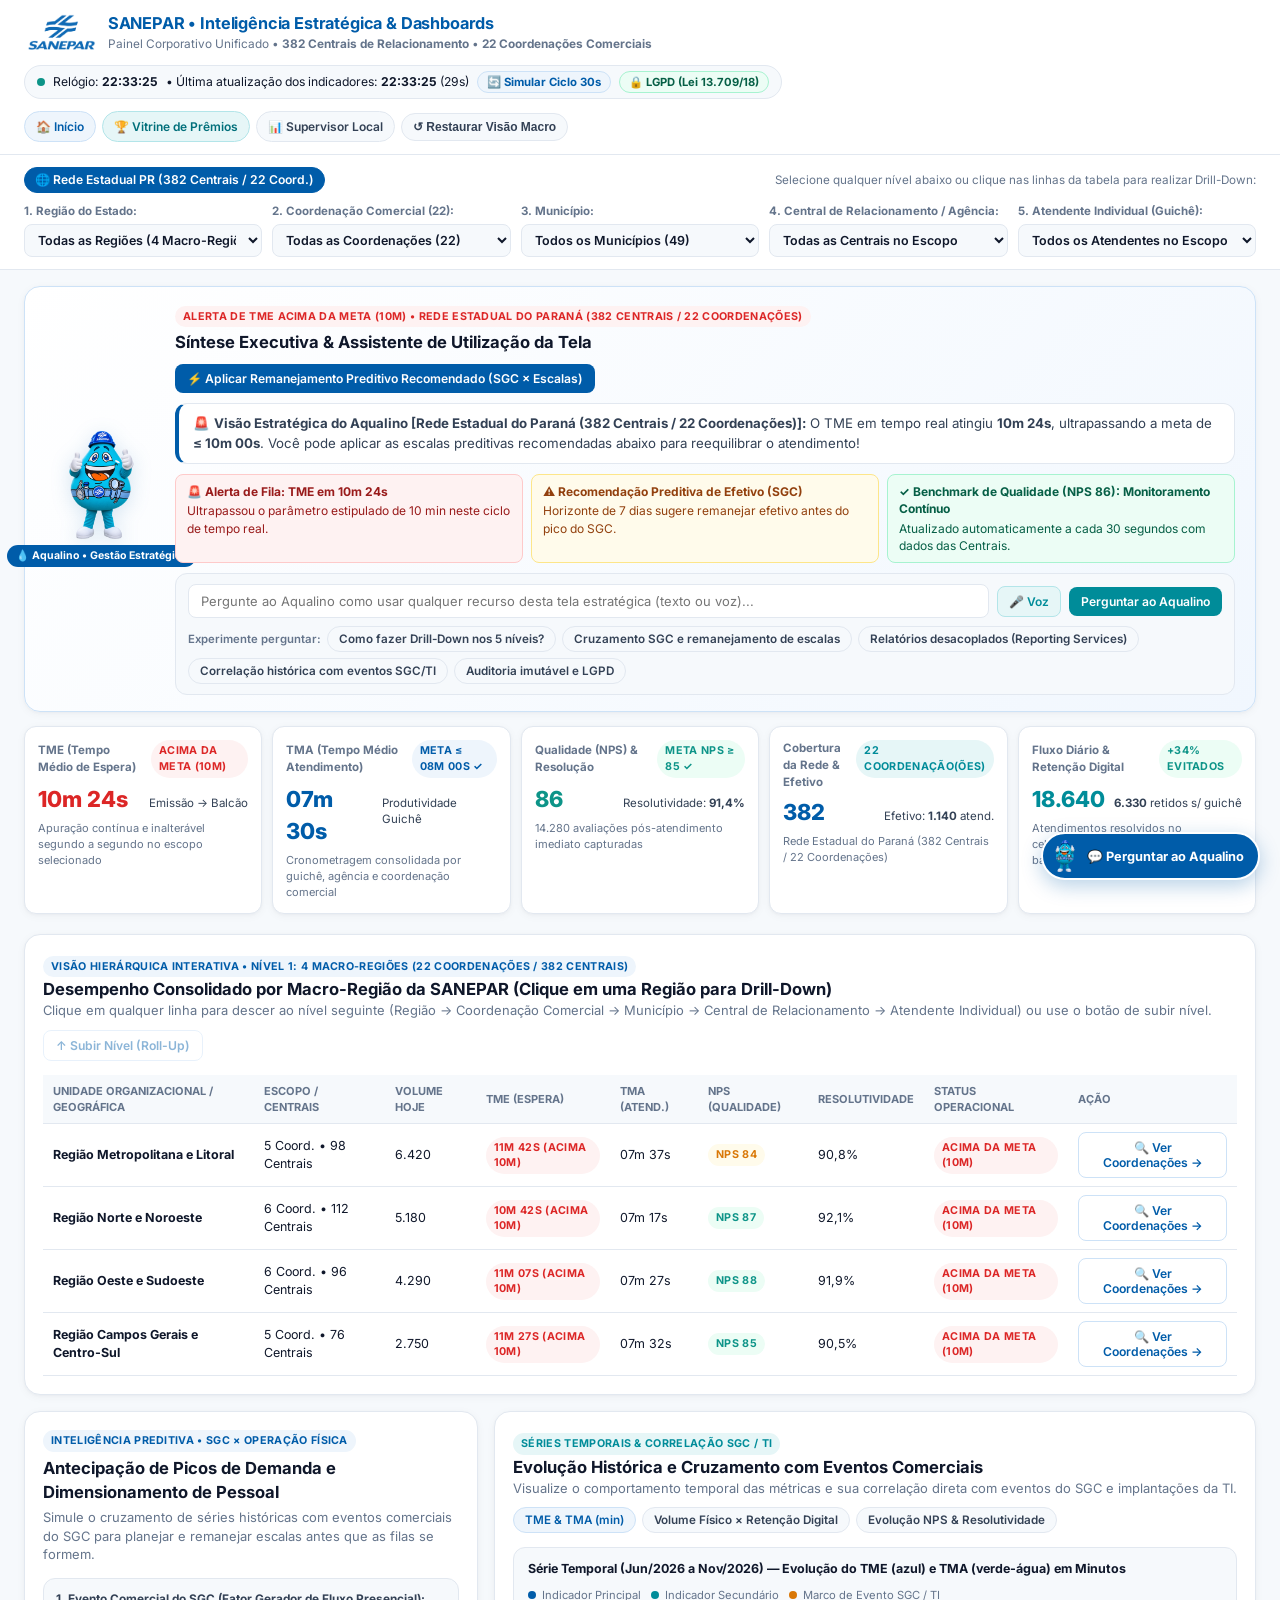
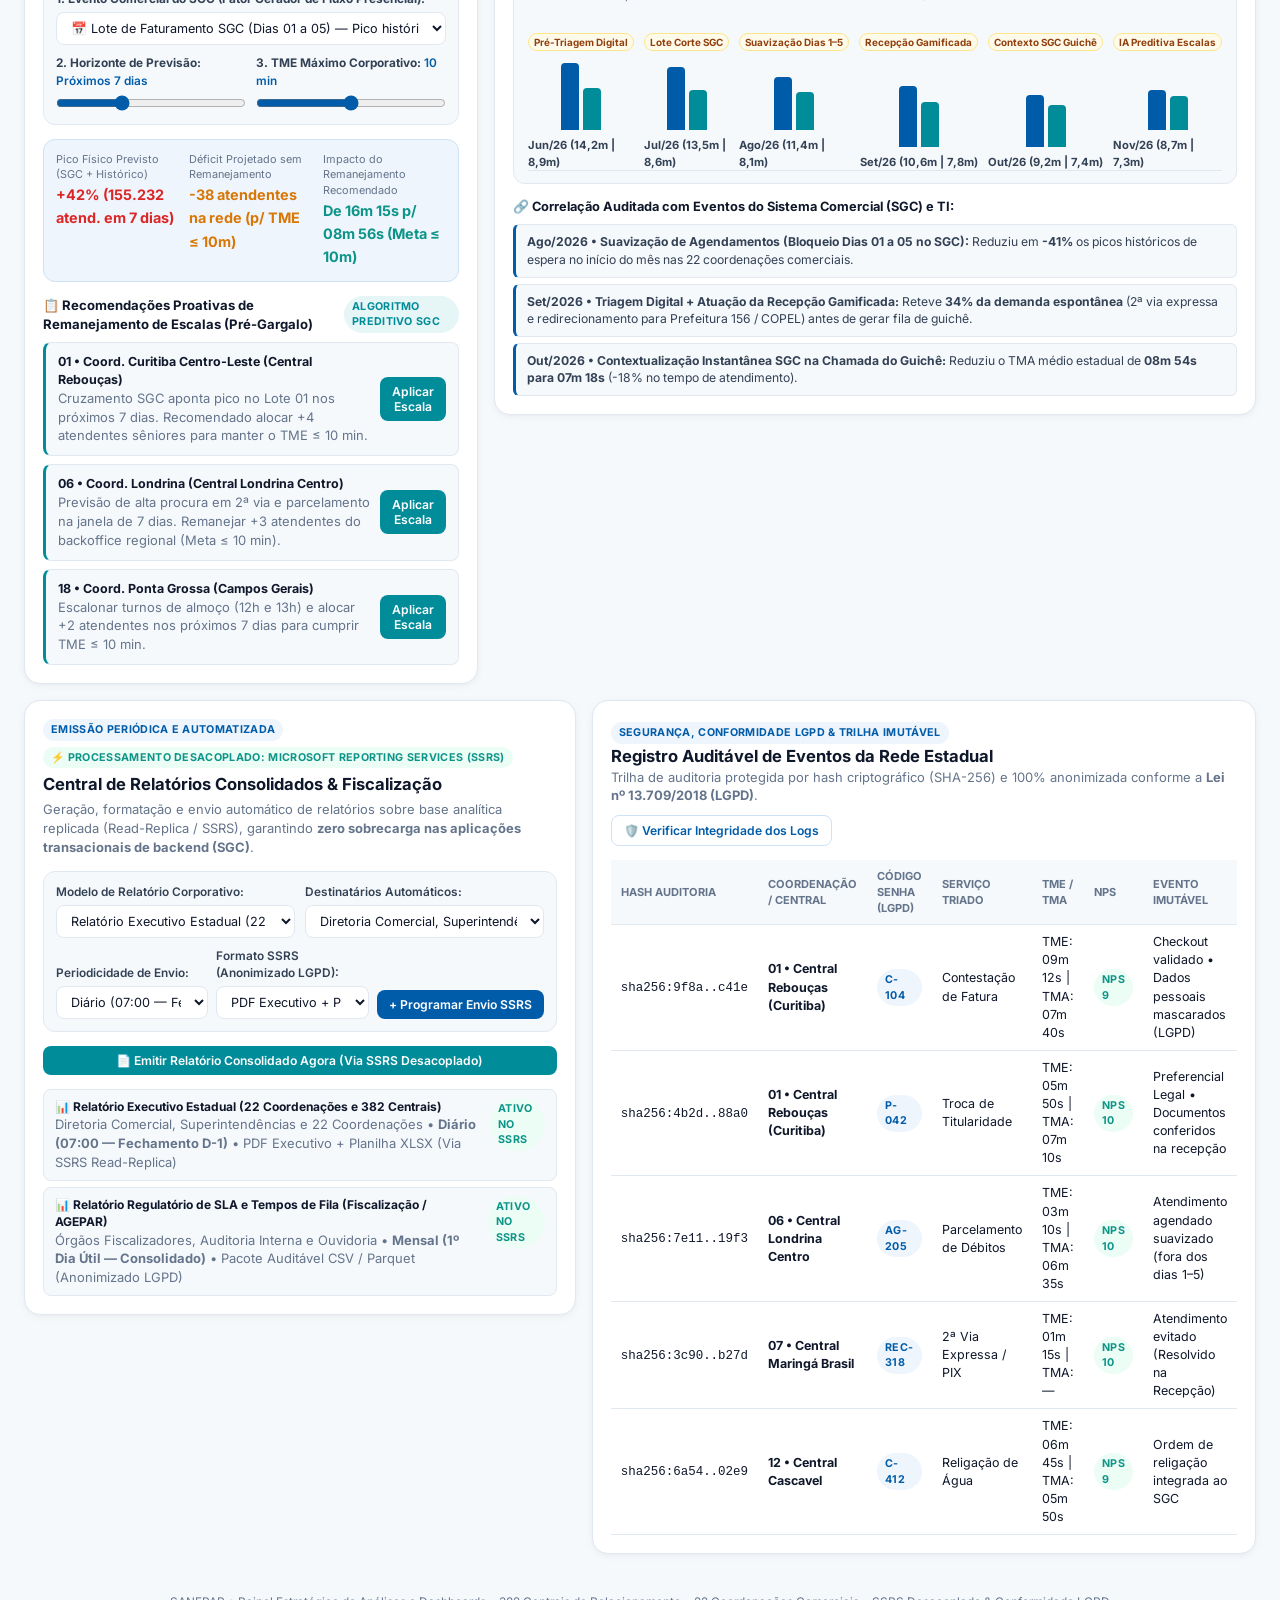
<file: TelaAnalisesDashboards.html>
<!DOCTYPE html>
<html lang="pt-BR">
<head>
  <meta charset="UTF-8" />
  <meta name="viewport" content="width=device-width, initial-scale=1.0" />
  <title>SANEPAR — Análises e Dashboards Estratégicos (Rede Estadual)</title>
  <link rel="preconnect" href="https://fonts.googleapis.com" />
  <link rel="preconnect" href="https://fonts.gstatic.com" crossorigin />
  <link href="https://fonts.googleapis.com/css2?family=Inter:wght@400;500;600;700;800&display=swap" rel="stylesheet" />
  <link rel="stylesheet" href="analises.css" />
</head>
<body>
  <div class="exec-shell">
    <!-- CABEÇALHO CORPORATIVO CLEAN (MESMA IDENTIDADE VISUAL DE TelaCidadao.html) -->
    <header class="topbar">
      <div class="brand">
        <div class="brand-icon">
          <img src="Sanepar_logo.png" alt="Logo SANEPAR" class="brand-logo-img" />
        </div>
        <div>
          <h1 class="brand-name">SANEPAR • Inteligência Estratégica &amp; Dashboards</h1>
          <p class="brand-subtitle">
            Painel Corporativo Unificado • <strong>382 Centrais de Relacionamento</strong> • <strong>22 Coordenações Comerciais</strong>
          </p>
        </div>
      </div>

      <div class="realtime-ticker" aria-live="polite">
        <span class="pulse-dot"></span>
        <span>Relógio: <strong id="live-clock-display">11:32:56</strong></span>
        <span>• Última atualização dos indicadores: <strong id="last-kpi-update-time">11:32:56</strong> (<span id="kpi-countdown-sec">30</span>s)</span>
        <button type="button" id="btn-force-kpi-tick" class="btn-tick-now" title="Simular ciclo de 30s agora">
          🔄 Simular Ciclo 30s
        </button>
        <span class="lgpd-pill" title="Conformidade estrita com a Lei nº 13.709/2018 (LGPD)">
          🔒 LGPD (Lei 13.709/18)
        </span>
      </div>

      <div class="topbar-links">
        <a href="index.html" id="btn-voltar-index" class="btn-icon btn-home-link" title="Voltar para a tela inicial (Index.html)">🏠 Início</a>
        <a href="TelaGameVitrine2.html" id="btn-abrir-vitrine-game" class="btn-icon btn-vitrine-link" title="Abrir Vitrine de Prêmios e Ranking da Gamificação">🏆 Vitrine de Prêmios</a>
        <a href="TelaSupervisorLocal.html" class="btn-icon">📊 Supervisor Local</a>
        <button type="button" id="btn-reset-exec" class="btn-icon">↺ Restaurar Visão Macro</button>
      </div>
    </header>

    <!-- ESTRUTURA DE FILTROS HIERÁRQUICOS E DRILL-DOWN (5 NÍVEIS ORGANIZACIONAIS E GEOGRÁFICOS) -->
    <section class="hierarchy-bar" aria-label="Filtros Hierárquicos e Navegação Drill-Down">
      <div class="hierarchy-header">
        <div class="breadcrumb-trail" id="drill-breadcrumb">
          <span class="crumb active">🌐 Rede Estadual PR (382 Centrais / 22 Coord.)</span>
        </div>
        <span class="hierarchy-hint">Selecione qualquer nível abaixo ou clique nas linhas da tabela para realizar Drill-Down:</span>
      </div>

      <div class="filters-grid-5">
        <div class="filter-box">
          <label for="filter-regiao">1. Região do Estado:</label>
          <select id="filter-regiao">
            <option value="ALL">Todas as Regiões (4 Macro-Regiões)</option>
            <option value="REG_METRO">Região Metropolitana e Litoral (98 Centrais)</option>
            <option value="REG_NORTE">Região Norte e Noroeste (112 Centrais)</option>
            <option value="REG_OESTE">Região Oeste e Sudoeste (96 Centrais)</option>
            <option value="REG_CAMPOS">Região Campos Gerais e Centro-Sul (76 Centrais)</option>
          </select>
        </div>

        <div class="filter-box">
          <label for="filter-coordenacao">2. Coordenação Comercial (22):</label>
          <select id="filter-coordenacao"></select>
        </div>

        <div class="filter-box">
          <label for="filter-municipio">3. Município:</label>
          <select id="filter-municipio"></select>
        </div>

        <div class="filter-box">
          <label for="filter-central">4. Central de Relacionamento / Agência:</label>
          <select id="filter-central"></select>
        </div>

        <div class="filter-box">
          <label for="filter-atendente">5. Atendente Individual (Guichê):</label>
          <select id="filter-atendente"></select>
        </div>
      </div>
    </section>

    <!-- PAINEL DO MASCOTE AQUALINO (MONITORAMENTO MACRO, ALERTAS CRÍTICOS E RESPOSTA DIRETA A DÚVIDAS DE USO) -->
    <section class="dashboard-strip" aria-label="Assistente Aqualino e KPIs Estratégicos">
      <div class="mascot-exec-card" id="aqualino-exec-panel">
        <div class="mascot-avatar-wrap">
          <img src="MascoteHQ.png" alt="Mascote Aqualino SANEPAR" class="mascot-img" />
          <span class="mascot-status-pill">💧 Aqualino • Gestão Estratégica</span>
        </div>

        <div class="mascot-exec-content">
          <div class="mascot-head-row">
            <div>
              <span class="tag tag-red" id="exec-alert-badge">Monitoramento Estadual Ativo • 4 Desvios Regionais</span>
              <h2 class="mascot-title">Síntese Executiva &amp; Assistente de Utilização da Tela</h2>
            </div>
            <button type="button" id="btn-aplicar-remanejamento-global" class="btn btn-primary btn-sm">
              ⚡ Aplicar Remanejamento Preditivo Recomendado (SGC × Escalas)
            </button>
          </div>

          <!-- Balão Dinâmico do Aqualino (Exibe Diagnóstico Estratégico OU Responde Dúvidas de Utilização da Tela) -->
          <div id="aqualino-exec-bubble" class="mascot-bubble" aria-live="polite"></div>

          <!-- Alertas Críticos da Rede Estadual -->
          <div id="exec-critical-alerts" class="alerts-grid-3"></div>

          <!-- Campo Conversacional Direto para Tirar Dúvidas de Utilização da Tela com o Aqualino -->
          <div class="aqualino-ask-box">
            <form id="form-ask-aqualino-exec" class="aqualino-ask-form">
              <input
                id="input-ask-aqualino-exec"
                type="text"
                placeholder="Pergunte ao Aqualino como usar qualquer recurso desta tela estratégica (texto ou voz)..."
              />
              <button type="button" id="btn-voice-aqualino-exec" class="btn-mic-sup" title="Perguntar por voz">
                🎤 Voz
              </button>
              <button type="submit" class="btn btn-teal btn-sm">
                Perguntar ao Aqualino
              </button>
            </form>
            <div class="chips-wrap">
              <span class="ask-hint-label">Experimente perguntar:</span>
              <button type="button" class="chip chip-ask-exec" data-q="Como funciona o drill-down pelos 5 níveis (Região, Coordenação, Município, Central e Atendente)?">
                Como fazer Drill-Down nos 5 níveis?
              </button>
              <button type="button" class="chip chip-ask-exec" data-q="Como a inteligência preditiva cruza dados do SGC para recomendar remanejamento de escalas?">
                Cruzamento SGC e remanejamento de escalas
              </button>
              <button type="button" class="chip chip-ask-exec" data-q="Como funcionam os relatórios automáticos desacoplados via Microsoft Reporting Services?">
                Relatórios desacoplados (Reporting Services)
              </button>
              <button type="button" class="chip chip-ask-exec" data-q="Como correlacionar a série histórica com eventos comerciais do SGC e da TI?">
                Correlação histórica com eventos SGC/TI
              </button>
              <button type="button" class="chip chip-ask-exec" data-q="Como é garantida a auditoria imutável e a proteção de dados LGPD nesta tela?">
                Auditoria imutável e LGPD
              </button>
            </div>
          </div>
        </div>
      </div>

      <!-- 5 INDICADORES-CHAVE DE DESEMPENHO (APURADOS SEGUNDO A SEGUNDO) -->
      <div class="kpi-grid-5">
        <div class="kpi-card">
          <div class="kpi-top">
            <span class="kpi-label">TME (Tempo Médio de Espera)</span>
            <span id="exec-tme-tag" class="tag tag-amber">Meta Corporativa ≤ 10m</span>
          </div>
          <div class="kpi-value-row">
            <strong id="exec-tme-val" class="kpi-big">08m 42s</strong>
            <span class="kpi-target" id="exec-tme-sub">Emissão → Balcão</span>
          </div>
          <p class="kpi-sub">Apuração contínua e inalterável segundo a segundo no escopo selecionado</p>
        </div>

        <div class="kpi-card">
          <div class="kpi-top">
            <span class="kpi-label">TMA (Tempo Médio Atendimento)</span>
            <span id="exec-tma-tag" class="tag tag-blue">Meta ≤ 08m 00s</span>
          </div>
          <div class="kpi-value-row">
            <strong id="exec-tma-val" class="kpi-big">07m 18s</strong>
            <span class="kpi-target" id="exec-tma-sub">Produtividade Guichê</span>
          </div>
          <p class="kpi-sub">Cronometragem consolidada por guichê, agência e coordenação comercial</p>
        </div>

        <div class="kpi-card">
          <div class="kpi-top">
            <span class="kpi-label">Qualidade (NPS) &amp; Resolução</span>
            <span id="exec-nps-tag" class="tag tag-green">Meta NPS ≥ 85</span>
          </div>
          <div class="kpi-value-row">
            <strong id="exec-nps-val" class="kpi-big text-green">86</strong>
            <span class="kpi-target">Resolutividade: <strong id="exec-fcr-val">91,4%</strong></span>
          </div>
          <p class="kpi-sub"><span id="exec-eval-total">14.280</span> avaliações pós-atendimento imediato capturadas</p>
        </div>

        <div class="kpi-card">
          <div class="kpi-top">
            <span class="kpi-label">Cobertura da Rede &amp; Efetivo</span>
            <span id="exec-net-tag" class="tag tag-teal">22 Coordenações</span>
          </div>
          <div class="kpi-value-row">
            <strong id="exec-centrais-val" class="kpi-big">382</strong>
            <span class="kpi-target">Efetivo: <strong id="exec-staff-val">1.140</strong> atend.</span>
          </div>
          <p class="kpi-sub" id="exec-scope-caption">Visão Macro: 382 Centrais ativas no Estado do Paraná</p>
        </div>

        <div class="kpi-card">
          <div class="kpi-top">
            <span class="kpi-label">Fluxo Diário &amp; Retenção Digital</span>
            <span class="tag tag-green">+34% Evitados</span>
          </div>
          <div class="kpi-value-row">
            <strong id="exec-volume-val" class="kpi-big text-teal">18.640</strong>
            <span class="kpi-target"><strong id="exec-avoided-val">6.330</strong> retidos s/ guichê</span>
          </div>
          <p class="kpi-sub">Atendimentos resolvidos no celular/recepção antes de gerar fila de balcão</p>
        </div>
      </div>
    </section>

    <main class="workspace">
      <!-- =================================================================
           BLOCO 1: NAVEGAÇÃO DRILL-DOWN MULTINÍVEL (REGIÃO → COORDENAÇÃO → MUNICÍPIO → CENTRAL → ATENDENTE)
           ================================================================= -->
      <section class="card">
        <div class="card-head-row">
          <div>
            <span class="tag tag-blue" id="table-drill-level-tag">Visão Hierárquica Interativa • Nível 1: Macro-Regiões e Coordenações</span>
            <h2 id="table-drill-title">Desempenho Comparativo por Nível Organizacional (Clique para Drill-Down)</h2>
            <p class="text-muted">
              Clique em qualquer linha para descer ao nível seguinte (Região → Coordenação Comercial → Município → Central de Relacionamento → Atendente Individual) ou use o botão de subir nível.
            </p>
          </div>
          <div class="btn-row">
            <button type="button" id="btn-drill-up" class="btn btn-secondary btn-sm" disabled>
              ↑ Subir Nível (Roll-Up)
            </button>
          </div>
        </div>

        <!-- Painel de Detalhamento Individual do Atendente Selecionado (Nível 5) -->
        <div id="attendant-detail-panel" class="attendant-detail-panel hidden" aria-live="polite"></div>

        <div class="table-responsive" id="hierarchy-table-wrap">
          <table class="clean-table">
            <thead id="hierarchy-drill-thead">
              <tr>
                <th>Unidade Organizacional / Geográfica</th>
                <th>Escopo / Centrais</th>
                <th>Volume Hoje</th>
                <th>TME (Espera)</th>
                <th>TMA (Atend.)</th>
                <th>NPS (Qualidade)</th>
                <th>Resolutividade</th>
                <th>Status Operacional</th>
                <th>Ação</th>
              </tr>
            </thead>
            <tbody id="hierarchy-drill-tbody"></tbody>
          </table>
        </div>
      </section>

      <!-- =================================================================
           BLOCO 2: INTELIGÊNCIA PREDITIVA (SGC × DEMANDA) E REMANEJAMENTO PROATIVO DE ESCALAS
           ================================================================= -->
      <section class="two-col-grid">
        <!-- Coluna Esquerda: Antecipação de Picos (Cruzamento com Eventos do SGC) -->
        <div class="card">
          <div class="card-head">
            <span class="tag tag-blue">Inteligência Preditiva • SGC × Operação Física</span>
            <h2>Antecipação de Picos de Demanda e Dimensionamento de Pessoal</h2>
            <p class="text-muted">
              Simule o cruzamento de séries históricas com eventos comerciais do SGC para planejar e remanejar escalas antes que as filas se formem.
            </p>
          </div>

          <div class="predictive-controls">
            <div class="field">
              <label for="select-sgc-event"><strong>1. Evento Comercial do SGC (Fator Gerador de Fluxo Presencial):</strong></label>
              <select id="select-sgc-event">
                <option value="vencimento_lote" selected>
                  📅 Lote de Faturamento SGC (Dias 01 a 05) — Pico histórico de +42% em 2ª via e negociação
                </option>
                <option value="avisos_corte">
                  ⚠️ Emissão em Lote de Avisos de Suspensão/Corte no SGC (+35% procura por parcelamento/religação)
                </option>
                <option value="feirao_negociacao">
                  🤝 Campanha Estadual de Recuperação de Crédito / Feirão SANEPAR (+50% demanda de guichê)
                </option>
                <option value="normal_suavizado">
                  ✓ Operação com Suavização Ativa de Agendamentos e Retenção Digital (-28% pressão física)
                </option>
              </select>
            </div>

            <div class="form-row-2">
              <div class="field">
                <label for="range-pred-horizon"><strong>2. Horizonte de Previsão:</strong> <span id="pred-horizon-lbl" class="text-primary">Próximos 7 dias</span></label>
                <input id="range-pred-horizon" type="range" min="3" max="15" step="1" value="7" />
              </div>
              <div class="field">
                <label for="range-pred-target-tme"><strong>3. TME Máximo Corporativo:</strong> <span id="pred-target-tme-lbl" class="text-primary">10 min</span></label>
                <input id="range-pred-target-tme" type="range" min="5" max="15" step="1" value="10" />
              </div>
            </div>
          </div>

          <div class="predictive-summary-banner" id="predictive-summary-banner">
            <div>
              <small>Pico Físico Previsto (SGC + Histórico)</small>
              <strong id="pred-peak-volume" class="text-red">+42% acima da média</strong>
            </div>
            <div>
              <small>Déficit Projetado sem Remanejamento</small>
              <strong id="pred-staff-deficit" class="text-amber">-38 atendentes na rede</strong>
            </div>
            <div>
              <small>Impacto do Remanejamento Recomendado</small>
              <strong id="pred-tme-saved" class="text-green">Reduz TME de 16m p/ 07m 50s</strong>
            </div>
          </div>

          <!-- Lista de Recomendações Proativas de Remanejamento de Escalas -->
          <div class="reallocation-box">
            <div class="box-title-row">
              <strong>📋 Recomendações Proativas de Remanejamento de Escalas (Pré-Gargalo)</strong>
              <span class="tag tag-teal">Algoritmo Preditivo SGC</span>
            </div>
            <div id="reallocation-list" class="reallocation-list"></div>
          </div>
        </div>

        <!-- Coluna Direita: Análise Histórica, Séries Temporais e Correlação com Eventos SGC / TI -->
        <div class="card">
          <div class="card-head-row">
            <div>
              <span class="tag tag-teal">Séries Temporais &amp; Correlação SGC / TI</span>
              <h2>Evolução Histórica e Cruzamento com Eventos Comerciais</h2>
              <p class="text-muted">
                Visualize o comportamento temporal das métricas e sua correlação direta com eventos do SGC e implantações da TI.
              </p>
            </div>
            <div class="chips-wrap" id="timeseries-metric-tabs">
              <button type="button" class="chip active" data-ts-metric="tme_tma">TME &amp; TMA (min)</button>
              <button type="button" class="chip" data-ts-metric="volume_sgc">Volume Físico × Retenção Digital</button>
              <button type="button" class="chip" data-ts-metric="nps_fcr">Evolução NPS &amp; Resolutividade</button>
            </div>
          </div>

          <!-- Gráfico de Série Temporal Histórica (Últimos 6 Meses) com Marcadores de Eventos SGC/TI -->
          <div class="chart-box">
            <div class="chart-header">
              <strong id="timeseries-chart-title">Série Temporal (Jun/2026 a Nov/2026) — Impacto de Eventos SGC e TI sobre TME e TMA</strong>
              <span class="chart-legend">
                <span><i class="dot dot-blue"></i> Indicador Principal</span>
                <span><i class="dot dot-teal"></i> Indicador Secundário</span>
                <span><i class="dot dot-amber"></i> Marco de Evento SGC / TI</span>
              </span>
            </div>
            <div id="historical-timeseries-chart" class="timeseries-bars-grid"></div>
          </div>

          <!-- Linha do Tempo de Correlação com Eventos do SGC e Bancos de Dados da TI -->
          <div class="correlation-box">
            <strong>🔗 Correlação Auditada com Eventos do Sistema Comercial (SGC) e TI:</strong>
            <div id="sgc-correlation-cards" class="correlation-list"></div>
          </div>
        </div>
      </section>

      <!-- =================================================================
           BLOCO 3: RELATÓRIOS CONSOLIDADOS AUTOMÁTICOS (DESACOPLADOS VIA MICROSOFT REPORTING SERVICES)
           & AUDITORIA IMUTÁVEL / LGPD
           ================================================================= -->
      <section class="two-col-grid">
        <!-- Coluna Esquerda: Motor de Relatórios Automatizados (Microsoft Reporting Services - SSRS) -->
        <div class="card">
          <div class="card-head">
            <div class="chart-badges-row">
              <span class="tag tag-blue">Emissão Periódica e Automatizada</span>
              <span class="tag tag-green">⚡ Processamento Desacoplado: Microsoft Reporting Services (SSRS)</span>
            </div>
            <h2>Central de Relatórios Consolidados &amp; Fiscalização</h2>
            <p class="text-muted">
              Geração, formatação e envio automático de relatórios sobre base analítica replicada (Read-Replica / SSRS), garantindo <strong>zero sobrecarga nas aplicações transacionais de backend (SGC)</strong>.
            </p>
          </div>

          <form id="form-agendar-relatorio" class="report-config-box">
            <div class="form-row-2">
              <div class="field">
                <label for="select-report-template">Modelo de Relatório Corporativo:</label>
                <select id="select-report-template">
                  <option value="Relatório Executivo Estadual (22 Coordenações e 382 Centrais)">
                    Relatório Executivo Estadual (22 Coordenações e 382 Centrais)
                  </option>
                  <option value="Relatório Regulatório de SLA e Tempos de Fila (Fiscalização / AGEPAR)">
                    Relatório Regulatório de SLA e Tempos de Fila (Fiscalização / AGEPAR)
                  </option>
                  <option value="Análise de Satisfação (NPS), Resolutividade e Atendimentos Evitados">
                    Análise de Satisfação (NPS), Resolutividade e Atendimentos Evitados
                  </option>
                  <option value="Dimensionamento de Pessoal e Correlação de Demanda SGC">
                    Dimensionamento de Pessoal e Correlação de Demanda SGC
                  </option>
                </select>
              </div>

              <div class="field">
                <label for="select-report-dest">Destinatários Automáticos:</label>
                <select id="select-report-dest">
                  <option value="Diretoria Comercial, Superintendências e 22 Coordenações">
                    Diretoria Comercial, Superintendências e 22 Coordenações
                  </option>
                  <option value="Órgãos Fiscalizadores, Auditoria Interna e Ouvidoria">
                    Órgãos Fiscalizadores, Auditoria Interna e Ouvidoria
                  </option>
                  <option value="Gerência de RH e Planejamento Operacional de Agências">
                    Gerência de RH e Planejamento Operacional de Agências
                  </option>
                </select>
              </div>
            </div>

            <div class="form-row-3">
              <div class="field">
                <label for="select-report-freq">Periodicidade de Envio:</label>
                <select id="select-report-freq">
                  <option value="Diário (07:00 — Fechamento D-1)">Diário (07:00 — Fechamento D-1)</option>
                  <option value="Semanal (Segundas-feiras 06:30)">Semanal (Segundas-feiras 06:30)</option>
                  <option value="Mensal (1º Dia Útil — Consolidado)">Mensal (1º Dia Útil — Consolidado)</option>
                </select>
              </div>

              <div class="field">
                <label for="select-report-format">Formato SSRS (Anonimizado LGPD):</label>
                <select id="select-report-format">
                  <option value="PDF Executivo + Planilha XLSX">PDF Executivo + Planilha XLSX</option>
                  <option value="Pacote Auditável CSV / Parquet (Data Lake)">Pacote Auditável CSV / Parquet</option>
                  <option value="Dashboard Interativo SSRS / Power BI">Dashboard SSRS / Power BI</option>
                </select>
              </div>

              <div class="field">
                <button type="submit" class="btn btn-primary btn-sm btn-block">
                  + Programar Envio SSRS
                </button>
              </div>
            </div>
          </form>

          <div class="btn-row">
            <button type="button" id="btn-emitir-relatorio-agora" class="btn btn-teal btn-sm flex-1">
              📄 Emitir Relatório Consolidado Agora (Via SSRS Desacoplado)
            </button>
          </div>

          <div id="report-emission-feedback" class="sim-feedback-ok hidden" aria-live="polite"></div>

          <!-- Lista de Agendamentos Ativos no Microsoft Reporting Services -->
          <div id="ssrs-schedules-list" class="ssrs-list"></div>
        </div>

        <!-- Coluna Direita: Auditoria Imutável, Rastreabilidade e Conformidade LGPD (Lei 13.709/2018) -->
        <div class="card">
          <div class="card-head-row">
            <div>
              <span class="tag tag-blue">Segurança, Conformidade LGPD &amp; Trilha Imutável</span>
              <h2>Registro Auditável de Eventos da Rede Estadual</h2>
              <p class="text-muted">
                Trilha de auditoria protegida por hash criptográfico (SHA-256) e 100% anonimizada conforme a <strong>Lei nº 13.709/2018 (LGPD)</strong>.
              </p>
            </div>
            <button type="button" id="btn-verificar-integridade" class="btn btn-secondary btn-sm">
              🛡️ Verificar Integridade dos Logs
            </button>
          </div>

          <div id="integrity-check-banner" class="sim-feedback-ok hidden" aria-live="polite"></div>

          <div class="table-responsive">
            <table class="clean-table">
              <thead>
                <tr>
                  <th>Hash Auditoria</th>
                  <th>Coordenação / Central</th>
                  <th>Código Senha (LGPD)</th>
                  <th>Serviço Triado</th>
                  <th>TME / TMA</th>
                  <th>NPS</th>
                  <th>Evento Imutável</th>
                </tr>
              </thead>
              <tbody id="immutable-audit-tbody"></tbody>
            </table>
          </div>
        </div>
      </section>
    </main>

    <!-- Botão Flutuante do Mascote Aqualino -->
    <button type="button" id="btn-floating-aqualino-exec" class="floating-faq-btn" title="Tirar dúvidas de utilização da tela com o Aqualino">
      <img src="MascoteHQ.png" alt="Aqualino" />
      <span>💬 Perguntar ao Aqualino</span>
    </button>

    <footer class="footer">
      SANEPAR • Painel Estratégico de Análises e Dashboards • 382 Centrais de Relacionamento • 22 Coordenações Comerciais • SSRS Desacoplado &amp; Conformidade LGPD
    </footer>
  </div>

  <script src="analises.js"></script>
</body>
</html>
</file>
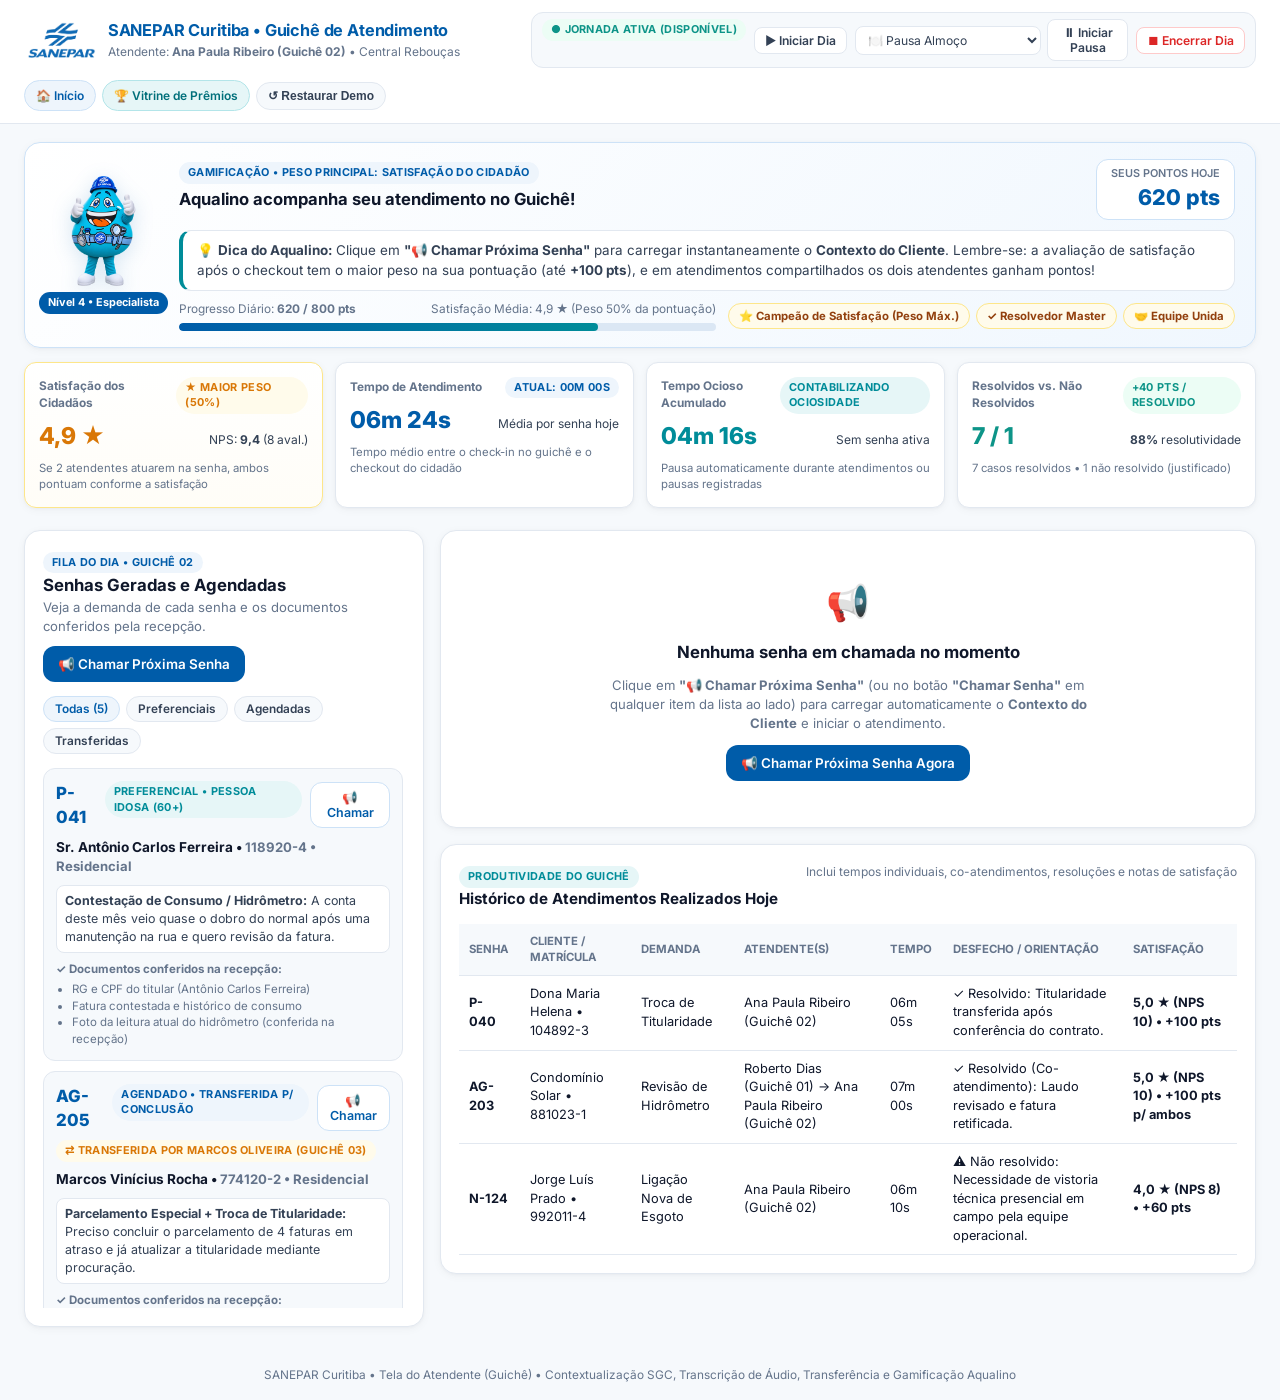
<file: TelaAtendimento.html>
<!DOCTYPE html>
<html lang="pt-BR">
<head>
  <meta charset="UTF-8" />
  <meta name="viewport" content="width=device-width, initial-scale=1.0" />
  <title>SANEPAR Curitiba — Tela de Atendimento (Guichê)</title>
  <link rel="preconnect" href="https://fonts.googleapis.com" />
  <link rel="preconnect" href="https://fonts.gstatic.com" crossorigin />
  <link href="https://fonts.googleapis.com/css2?family=Inter:wght@400;500;600;700;800&display=swap" rel="stylesheet" />
  <link rel="stylesheet" href="atendimento.css" />
</head>
<body>
  <div class="attendant-shell">
    <!-- CABEÇALHO CLEAN (MESMA IDENTIDADE DE TelaCidadao.html e TelaRecepcao.html) -->
    <header class="topbar">
      <div class="brand">
        <div class="brand-icon">
          <img src="Sanepar_logo.png" alt="Logo SANEPAR" class="brand-logo-img" />
        </div>
        <div>
          <h1 class="brand-name">SANEPAR Curitiba • Guichê de Atendimento</h1>
          <p class="brand-subtitle">Atendente: <strong id="current-attendant-name">Ana Paula Ribeiro (Guichê 02)</strong> • Central Rebouças</p>
        </div>
      </div>

      <!-- Controle de Jornada do Atendente (Início do dia, Pausas, Fim do dia) -->
      <div class="shift-controls" aria-label="Controle de jornada do atendente">
        <span id="shift-status-badge" class="tag tag-green">● Jornada Ativa (Disponível)</span>
        <button type="button" id="btn-iniciar-dia" class="btn-shift" title="Iniciar expediente do dia e zerar indicadores diários">
          ▶ Iniciar Dia
        </button>
        <div class="pause-group" id="pause-controls-group">
          <select id="select-pause-type" aria-label="Selecionar tipo de pausa">
            <option value="Pausa para Almoço">🍽️ Pausa Almoço</option>
            <option value="Pausa Café / Descanso (15 min)">☕ Pausa Café (15m)</option>
            <option value="Pausa Rápida / Banheiro">🚻 Pausa Rápida</option>
            <option value="Reunião / Alinhamento">👥 Alinhamento</option>
          </select>
          <button type="button" id="btn-pausar-retomar" class="btn-shift">
            ⏸ Iniciar Pausa
          </button>
        </div>
        <button type="button" id="btn-encerrar-dia" class="btn-shift btn-shift-end">
          ⏹ Encerrar Dia
        </button>
      </div>

      <div class="topbar-links">
        <a href="index.html" id="btn-voltar-index" class="btn-icon btn-home-link" title="Voltar para a tela inicial (Index.html)">🏠 Início</a>
        <a href="TelaGameVitrine2.html" id="btn-abrir-vitrine-game" class="btn-icon btn-vitrine-link" title="Abrir Vitrine de Prêmios e Ranking da Gamificação">🏆 Vitrine de Prêmios</a>
        <button type="button" id="btn-reset-demo" class="btn-icon">↺ Restaurar Demo</button>
      </div>
    </header>

    <!-- PAINEL DE GAMIFICAÇÃO COM AQUALINO + INDICADORES DO ATENDENTE -->
    <section class="dashboard-strip" aria-label="Gamificação com Aqualino e Indicadores do Guichê">
      <!-- Card do Mascote Aqualino -->
      <div class="mascot-card">
        <div class="mascot-avatar-wrap">
          <img src="MascoteHQ.png" alt="Mascote Aqualino SANEPAR" class="mascot-img" />
          <span class="mascot-level-pill" id="mascot-level">Nível 4 • Especialista</span>
        </div>

        <div class="mascot-content">
          <div class="mascot-header-row">
            <div>
              <span class="tag tag-blue">Gamificação • Peso Principal: Satisfação do Cidadão</span>
              <h2 class="mascot-title">Aqualino acompanha seu atendimento no Guichê!</h2>
            </div>
            <div class="score-display">
              <small>Seus Pontos Hoje</small>
              <strong id="score-points">620 pts</strong>
            </div>
          </div>

          <!-- Balão de Dicas Contextuais e Motivação do Aqualino -->
          <div id="aqualino-speech" class="mascot-bubble" aria-live="polite">
            💡 <strong>Dica do Aqualino:</strong> Clique em <strong>"📢 Chamar Próxima Senha"</strong> para carregar instantaneamente o <strong>Contexto do Cliente</strong>. Lembre-se: a avaliação de satisfação após o checkout tem o maior peso na sua pontuação (até <strong>+100 pts</strong>), e em atendimentos compartilhados os dois atendentes ganham pontos!
          </div>

          <div class="gamification-footer">
            <div class="xp-bar-wrap">
              <div class="xp-labels">
                <span>Progresso Diário: <strong id="xp-progress-label">620 / 800 pts</strong></span>
                <span id="xp-bonus-hint">Satisfação Média: 4,9 ★ (Peso 50% da pontuação)</span>
              </div>
              <div class="xp-track">
                <div id="xp-fill" class="xp-fill" style="width: 77%"></div>
              </div>
            </div>

            <div class="badges-row">
              <span class="badge-medal earned" title="Nota de satisfação acima de 4.8 estrelas">⭐ Campeão de Satisfação (Peso Máx.)</span>
              <span class="badge-medal earned" title="Alta taxa de resolução no primeiro atendimento">✓ Resolvedor Master</span>
              <span class="badge-medal earned" title="Colaboração em atendimentos transferidos">🤝 Equipe Unida</span>
            </div>
          </div>
        </div>
      </div>

      <!-- 4 KPIs de Desempenho do Atendente no Dia -->
      <div class="kpi-grid">
        <div class="kpi-card kpi-highlight">
          <div class="kpi-top">
            <span class="kpi-label">Satisfação dos Cidadãos</span>
            <span class="tag tag-amber">★ Maior Peso (50%)</span>
          </div>
          <div class="kpi-value-row">
            <strong id="kpi-satisfaction" class="kpi-big text-amber">4,9 ★</strong>
            <span class="kpi-target">NPS: <strong id="kpi-nps-avg">9,4</strong> (<span id="kpi-eval-count">8</span> aval.)</span>
          </div>
          <p class="kpi-sub">Se 2 atendentes atuarem na senha, ambos pontuam conforme a satisfação</p>
        </div>

        <div class="kpi-card">
          <div class="kpi-top">
            <span class="kpi-label">Tempo de Atendimento</span>
            <span id="kpi-current-timer-badge" class="tag tag-blue">Atual: 00m 00s</span>
          </div>
          <div class="kpi-value-row">
            <strong id="kpi-avg-service-time" class="kpi-big">06m 24s</strong>
            <span class="kpi-target">Média por senha hoje</span>
          </div>
          <p class="kpi-sub">Tempo médio entre o check-in no guichê e o checkout do cidadão</p>
        </div>

        <div class="kpi-card">
          <div class="kpi-top">
            <span class="kpi-label">Tempo Ocioso Acumulado</span>
            <span id="kpi-idle-state-badge" class="tag tag-teal">Contabilizando</span>
          </div>
          <div class="kpi-value-row">
            <strong id="kpi-idle-time" class="kpi-big text-teal">04m 15s</strong>
            <span class="kpi-target">Sem senha ativa</span>
          </div>
          <p class="kpi-sub">Pausa automaticamente durante atendimentos ou pausas registradas</p>
        </div>

        <div class="kpi-card">
          <div class="kpi-top">
            <span class="kpi-label">Resolvidos vs. Não Resolvidos</span>
            <span class="tag tag-green">+40 pts / resolvido</span>
          </div>
          <div class="kpi-value-row">
            <strong id="kpi-resolved-ratio" class="kpi-big text-green">7 / 1</strong>
            <span class="kpi-target"><strong id="kpi-resolved-pct">88%</strong> resolutividade</span>
          </div>
          <p class="kpi-sub"><span id="kpi-resolved-num">7</span> casos resolvidos • <span id="kpi-unresolved-num">1</span> não resolvido (justificado)</p>
        </div>
      </div>
    </section>

    <!-- ÁREA PRINCIPAL DO GUICHÊ (2 COLUNAS) -->
    <main class="workspace">
      <div class="guiche-layout">
        <!-- ===============================================================
             COLUNA ESQUERDA: TODAS AS SENHAS GERADAS E AGENDADAS PARA O DIA
             =============================================================== -->
        <aside class="queue-column">
          <div class="card">
            <div class="card-head-row">
              <div>
                <span class="tag tag-blue">Fila do Dia • Guichê 02</span>
                <h2>Senhas Geradas e Agendadas</h2>
                <p class="text-muted">Veja a demanda de cada senha e os documentos conferidos pela recepção.</p>
              </div>
              <button type="button" id="btn-chamar-proxima" class="btn btn-primary">
                📢 Chamar Próxima Senha
              </button>
            </div>

            <!-- Filtros da fila do dia -->
            <div class="chips-wrap" id="queue-filters">
              <button type="button" class="chip active" data-filter="all">Todas (<span id="count-all">5</span>)</button>
              <button type="button" class="chip" data-filter="preferencial">Preferenciais</button>
              <button type="button" class="chip" data-filter="agendada">Agendadas</button>
              <button type="button" class="chip" data-filter="transferida">Transferidas</button>
            </div>

            <!-- Lista de todas as senhas geradas e agendadas -->
            <div id="day-tickets-list" class="ticket-queue-list"></div>
          </div>
        </aside>

        <!-- ===============================================================
             COLUNA DIREITA: MESA DE ATENDIMENTO, CONTEXTO IMEDIATO & EXECUÇÃO
             =============================================================== -->
        <section class="service-column">
          <!-- Estado vazio antes de chamar uma senha -->
          <div id="desk-empty-card" class="card empty-desk">
            <div class="empty-desk-inner">
              <span class="empty-icon">📢</span>
              <h2>Nenhuma senha em chamada no momento</h2>
              <p class="text-muted">
                Clique em <strong>"📢 Chamar Próxima Senha"</strong> (ou no botão <strong>"Chamar Senha"</strong> em qualquer item da lista ao lado) para carregar automaticamente o <strong>Contexto do Cliente</strong> e iniciar o atendimento.
              </p>
              <button type="button" id="btn-chamar-proxima-empty" class="btn btn-primary">
                📢 Chamar Próxima Senha Agora
              </button>
            </div>
          </div>

          <!-- Painel Principal da Senha Chamada / Em Atendimento -->
          <div id="desk-active-card" class="card hidden">
            <!-- Barra de Status da Senha, Chamada, Rechamadas, Ausência e Check-in no Guichê -->
            <div class="desk-top-bar">
              <div>
                <div class="desk-badges-row">
                  <span id="desk-ticket-type-tag" class="tag tag-teal">Preferencial • Pessoa Idosa</span>
                  <span id="desk-call-state-tag" class="tag tag-amber">🔔 Chamando no Painel (1ª chamada)</span>
                  <span id="desk-transfer-badge" class="tag tag-blue hidden"></span>
                </div>
                <div class="desk-title-row">
                  <h2 id="desk-ticket-code" class="desk-code">P-041</h2>
                  <span id="desk-citizen-name" class="desk-name">Sr. Antônio Ferreira</span>
                </div>
              </div>

              <div class="desk-timer-box">
                <small id="desk-timer-label">Tempo de Atendimento</small>
                <strong id="desk-service-timer">00m 00s</strong>
                <span id="desk-call-counter-text">Chamadas realizadas: 1x</span>
              </div>
            </div>

            <!-- Controles de Chamada / Rechamada Múltipla / Ausência / Check-in no Guichê -->
            <div id="call-controls-bar" class="call-controls-box">
              <div class="call-controls-info">
                <strong>Controle de Chamada da Senha:</strong>
                <p class="text-muted small-note">Você pode rechamar a senha múltiplas vezes no painel, registrar ausência ou fazer o check-in quando o cidadão chegar ao guichê.</p>
              </div>
              <div class="btn-row-wrap">
                <button type="button" id="btn-rechamar-senha" class="btn btn-secondary btn-sm">
                  🔔 Rechamar Senha (<span id="recall-count-num">1</span>x)
                </button>
                <button type="button" id="btn-registrar-ausencia" class="btn btn-danger-outline btn-sm">
                  🚫 Registrar Ausência do Cidadão
                </button>
                <button type="button" id="btn-checkin-guiche" class="btn btn-primary btn-sm">
                  ✓ Fazer Check-in e Iniciar Atendimento
                </button>
              </div>
            </div>

            <!-- BLOCO DE CONTEXTUALIZAÇÃO IMEDIATA DO CLIENTE (Carregado automaticamente ao chamar a senha) -->
            <div class="context-block" aria-live="polite">
              <div class="context-head">
                <span class="tag tag-blue">⚡ Contextualização Imediata SGC</span>
                <span class="context-sub">Carregado automaticamente ao chamar a senha</span>
              </div>

              <div class="context-grid">
                <div class="context-item">
                  <small>Nome do Titular</small>
                  <strong id="ctx-titular">Antônio Carlos Ferreira</strong>
                </div>
                <div class="context-item">
                  <small>Matrícula e Categoria</small>
                  <strong id="ctx-matricula-cat">118920-4 • Residencial</strong>
                </div>
                <div class="context-item">
                  <small>Status da Ligação</small>
                  <span id="ctx-status-ligacao" class="tag tag-green">Ativa</span>
                </div>
                <div class="context-item">
                  <small>Situação Financeira</small>
                  <strong id="ctx-financeiro" class="text-amber">1 fatura vencida (R$ 84,50)</strong>
                </div>
                <div class="context-item context-full">
                  <small>Últimas Ocorrências Registradas</small>
                  <strong id="ctx-ocorrencias">Solicitação de verificação de hidrômetro em 10/11</strong>
                </div>
              </div>
            </div>

            <!-- Demanda apresentada pelo cidadão + Documentos que o cidadão trouxe (conferidos pela recepção) -->
            <div class="demand-docs-grid">
              <div class="demand-box">
                <div class="box-title-row">
                  <strong>📋 Demanda Apresentada pelo Cidadão</strong>
                  <span id="desk-demand-category" class="tag tag-teal">Contestação / Revisão</span>
                </div>
                <p id="desk-demand-text" class="demand-quote"></p>
                <div id="desk-previous-attendant-notes" class="prev-notes hidden"></div>
              </div>

              <div class="docs-box">
                <div class="box-title-row">
                  <strong>📄 Documentos Trazidos (Conferidos na Recepção)</strong>
                  <span class="tag tag-green">✓ Recepção OK</span>
                </div>
                <ul id="desk-docs-list" class="docs-checked-list"></ul>
              </div>
            </div>

            <!-- Dica contextual do Aqualino para resolver a questão em atendimento -->
            <div class="aqualino-tip-inline">
              <img src="MascoteHQ.png" alt="Aqualino" class="tip-mini-mascot" />
              <div>
                <strong>💡 Dica do Aqualino para resolver este caso:</strong>
                <p id="desk-aqualino-tip"></p>
              </div>
            </div>

            <!-- ÁREA DE EXECUÇÃO DO ATENDIMENTO (Habilitada após o Check-in no Guichê) -->
            <div id="service-execution-area" class="execution-locked">
              <div class="lock-notice" id="execution-lock-banner">
                🔒 Clique em <strong>"✓ Fazer Check-in e Iniciar Atendimento"</strong> acima assim que o cidadão se sentar no guichê para habilitar o registro da orientação e o encerramento/transferência.
              </div>

              <!-- Resumo da Orientação Apresentada ao Cidadão (Texto ou Áudio Transcrito + Limpar) -->
              <div class="orientation-box">
                <div class="label-bar">
                  <label for="textarea-resumo-orientacao">
                    <strong>Resumo da orientação apresentada ao cidadão (obrigatório):</strong>
                  </label>
                  <div class="audio-controls">
                    <button type="button" id="btn-gravar-audio" class="btn-mic" aria-pressed="false">
                      🎤 <span id="audio-btn-label">Inserir por Áudio (Transcrever)</span>
                    </button>
                    <button type="button" id="btn-limpar-resumo" class="btn-clear" title="Apagar tudo para gravar novamente">
                      🗑️ Limpar
                    </button>
                  </div>
                </div>

                <!-- Barra de gravação de áudio ativa -->
                <div id="audio-recording-bar" class="voice-bar hidden">
                  <div class="wave-bars" aria-hidden="true">
                    <span></span><span></span><span></span><span></span><span></span>
                  </div>
                  <span id="audio-status-text">Gravando áudio do atendente e transcrevendo em tempo real...</span>
                  <button type="button" id="btn-concluir-audio" class="btn-voice-done">Inserir Transcrição</button>
                </div>

                <textarea
                  id="textarea-resumo-orientacao"
                  rows="3"
                  placeholder="Digite ou grave por áudio o resumo da orientação dada ao cidadão. Você pode revisar, editar ou clicar em 'Limpar' para gravar novamente..."
                ></textarea>
              </div>

              <!-- Escolha de Desfecho: Resolver (Checkout), Não Resolvido (Justificar + Checkout) ou Transferir -->
              <div class="resolution-panel">
                <h4>Conclusão ou Transferência do Atendimento:</h4>

                <div class="outcome-tabs">
                  <button type="button" class="outcome-tab active" data-outcome="resolved">
                    ✓ Tema Resolvido (Checkout)
                  </button>
                  <button type="button" class="outcome-tab" data-outcome="unresolved">
                    ⚠️ Não Pôde Ser Resolvido (Justificar)
                  </button>
                  <button type="button" class="outcome-tab" data-outcome="transfer">
                    ⇄ Transferir p/ Outro Atendente
                  </button>
                </div>

                <!-- Subpainel 1: Tema Resolvido -->
                <div id="outcome-pane-resolved" class="outcome-pane">
                  <p class="text-muted small-note">
                    O problema do cidadão foi solucionado. Ao encerrar, o sistema registrará o <strong>Checkout do Cidadão</strong> e liberará a <strong>Avaliação de Satisfação</strong>.
                  </p>
                  <button type="button" id="btn-encerrar-resolvido" class="btn btn-primary btn-block">
                    ✓ Encerrar Atendimento (Tema Resolvido) e Fazer Checkout
                  </button>
                </div>

                <!-- Subpainel 2: Não Foi Possível Resolver (Exige justificativa) -->
                <div id="outcome-pane-unresolved" class="outcome-pane hidden">
                  <div class="field">
                    <label for="select-unresolved-reason"><strong>Indique por que o tema não pôde ser resolvido hoje (obrigatório):</strong></label>
                    <select id="select-unresolved-reason">
                      <option value="">-- Selecione o motivo do impedimento --</option>
                      <option value="Necessidade de vistoria técnica presencial em campo pela equipe operacional">Necessidade de vistoria técnica presencial em campo pela equipe operacional</option>
                      <option value="Pendência judicial ou bloqueio cadastral sobre a matrícula do imóvel">Pendência judicial ou bloqueio cadastral sobre a matrícula do imóvel</option>
                      <option value="Necessidade de adequação hidrossanitária interna sob responsabilidade do cliente">Necessidade de adequação hidrossanitária interna sob responsabilidade do cliente</option>
                      <option value="Divergência documental complementar que exige anuência do proprietário">Divergência documental complementar que exige anuência do proprietário</option>
                      <option value="Demanda depende de análise de segundo nível / ouvidoria técnica">Demanda depende de análise de segundo nível / ouvidoria técnica</option>
                    </select>
                  </div>
                  <button type="button" id="btn-encerrar-nao-resolvido" class="btn btn-amber btn-block">
                    ⚠️ Registrar Impedimento, Encerrar Atendimento e Fazer Checkout
                  </button>
                </div>

                <!-- Subpainel 3: Transferir para Outro Atendente -->
                <div id="outcome-pane-transfer" class="outcome-pane hidden">
                  <p class="text-muted small-note">
                    Ao transferir, o <strong>último atendente</strong> que atender o cidadão fará o encerramento e o checkout. Quando o cidadão avaliar, <strong>ambos os atendentes ganharão pontos</strong>!
                  </p>
                  <div class="form-row-2">
                    <div class="field">
                      <label for="select-transfer-target">Transferir para o(a) atendente:</label>
                      <select id="select-transfer-target">
                        <option value="Marcos Oliveira (Guichê 03 — Especialista Comercial/Débitos)">Marcos Oliveira (Guichê 03 — Especialista Comercial/Débitos)</option>
                        <option value="Carla Souza (Guichê 04 — Supervisão Técnica)">Carla Souza (Guichê 04 — Supervisão Técnica)</option>
                        <option value="Roberto Dias (Guichê 01 — Atendimento Geral)">Roberto Dias (Guichê 01 — Atendimento Geral)</option>
                      </select>
                    </div>
                    <div class="field">
                      <label for="select-transfer-reason">Motivo da transferência:</label>
                      <select id="select-transfer-reason">
                        <option value="Alçada de negociação especial / parcelamento customizado">Alçada de negociação especial / parcelamento customizado</option>
                        <option value="Análise técnica especializada de consumo / hidrômetro">Análise técnica especializada de consumo / hidrômetro</option>
                        <option value="Continuidade em guichê de supervisão cadastral">Continuidade em guichê de supervisão cadastral</option>
                      </select>
                    </div>
                  </div>
                  <button type="button" id="btn-confirmar-transferencia" class="btn btn-teal btn-block">
                    ⇄ Transferir Senha para Outro Atendente (Mantém Histórico p/ Pontuação Dupla)
                  </button>
                </div>
              </div>
            </div>
          </div>

          <!-- Histórico de Senhas Atendidas no Guichê Hoje -->
          <div class="card">
            <div class="card-head-row">
              <div>
                <span class="tag tag-teal">Produtividade do Guichê</span>
                <h3>Histórico de Atendimentos Realizados Hoje</h3>
              </div>
              <span class="text-muted small-note">Inclui tempos individuais, co-atendimentos, resoluções e notas de satisfação</span>
            </div>

            <div class="table-responsive">
              <table class="clean-table">
                <thead>
                  <tr>
                    <th>Senha</th>
                    <th>Cliente / Matrícula</th>
                    <th>Demanda</th>
                    <th>Atendente(s)</th>
                    <th>Tempo</th>
                    <th>Desfecho / Orientação</th>
                    <th>Satisfação</th>
                  </tr>
                </thead>
                <tbody id="attendant-history-tbody"></tbody>
              </table>
            </div>
          </div>
        </section>
      </div>
    </main>

    <footer class="footer">
      SANEPAR Curitiba • Tela do Atendente (Guichê) • Contextualização SGC, Transcrição de Áudio, Transferência e Gamificação Aqualino
    </footer>
  </div>

  <script src="atendimento.js"></script>
</body>
</html>
</file>
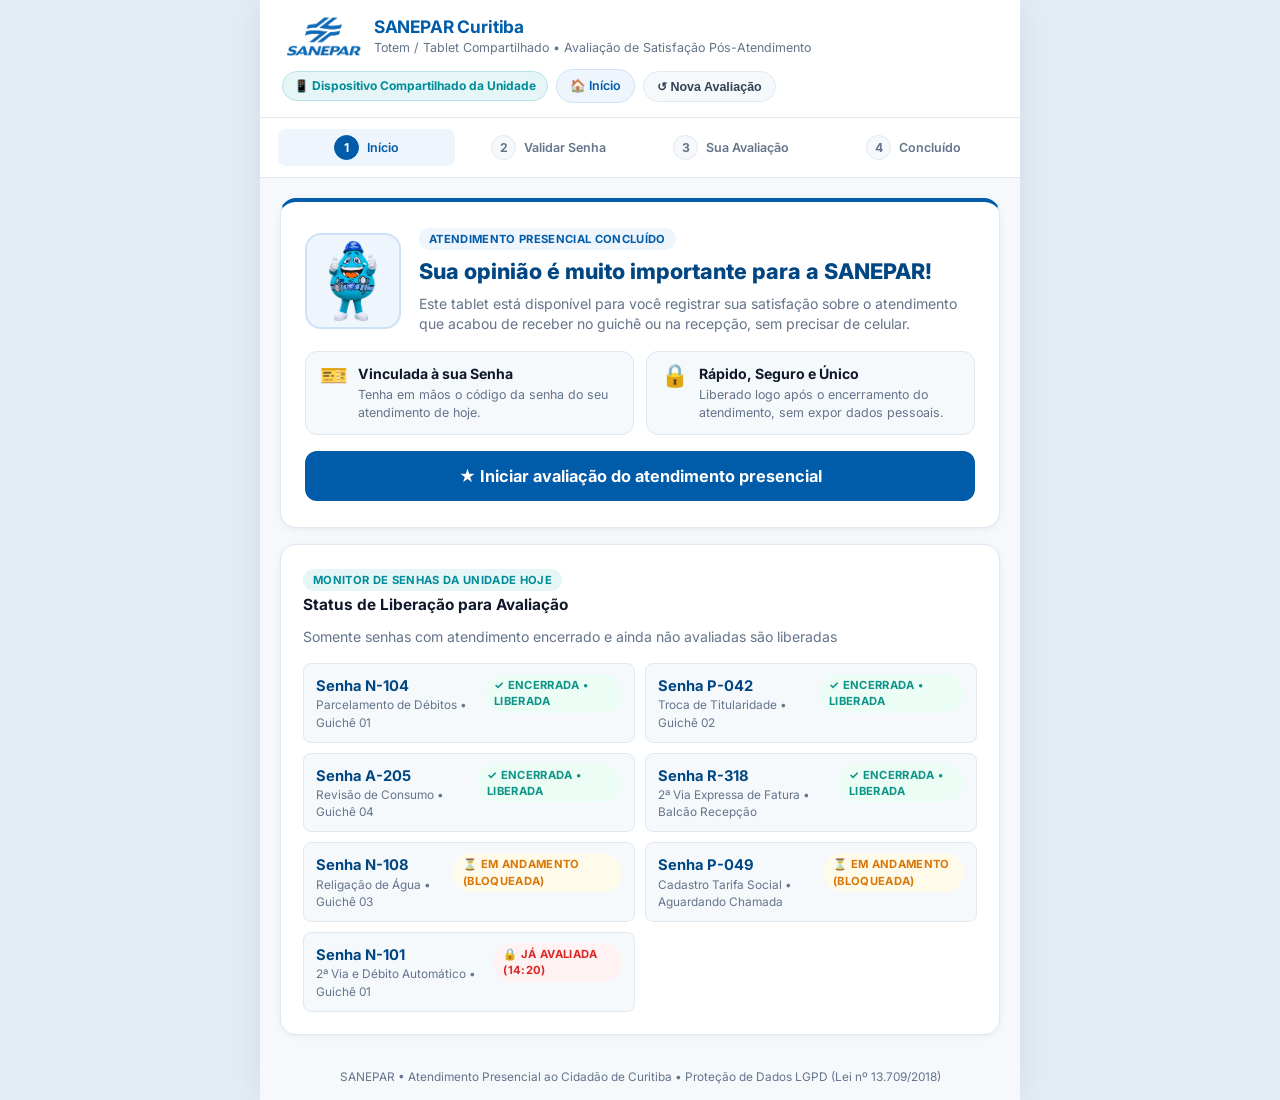
<file: TelaAvaliacaoCidadao.html>
<!DOCTYPE html>
<html lang="pt-BR">
<head>
  <meta charset="UTF-8" />
  <meta name="viewport" content="width=device-width, initial-scale=1.0, maximum-scale=1.0, user-scalable=no" />
  <title>SANEPAR Curitiba — Tablet de Avaliação do Atendimento Presencial</title>
  <link rel="preconnect" href="https://fonts.googleapis.com" />
  <link rel="preconnect" href="https://fonts.gstatic.com" crossorigin />
  <link href="https://fonts.googleapis.com/css2?family=Inter:wght@400;500;600;700;800&display=swap" rel="stylesheet" />
  <link rel="stylesheet" href="avaliacao.css" />
</head>
<body>
  <div class="tablet-shell">
    <!-- CABEÇALHO CLEAN (MESMO ESTILO E IDENTIDADE VISUAL DE TelaCidadao.html) -->
    <header class="topbar">
      <div class="brand">
        <div class="brand-icon">
          <img src="Sanepar_logo.png" alt="Logo SANEPAR" class="brand-logo-img" />
        </div>
        <div>
          <h1 class="brand-name">SANEPAR Curitiba</h1>
          <p class="brand-subtitle">Totem / Tablet Compartilhado • Avaliação de Satisfação Pós-Atendimento</p>
        </div>
      </div>

      <div class="topbar-actions">
        <span class="kiosk-badge">📱 Dispositivo Compartilhado da Unidade</span>
        <a href="index.html" id="btn-voltar-index" class="btn-icon btn-home-link" title="Voltar para a tela inicial (Index.html)">
          🏠 Início
        </a>
        <button type="button" id="btn-reset-kiosk" class="btn-icon" title="Iniciar nova avaliação no tablet">
          ↺ Nova Avaliação
        </button>
      </div>
    </header>

    <!-- INDICADOR DE ETAPAS DO TABLET -->
    <nav class="stepper" aria-label="Etapas da avaliação no tablet">
      <div class="step-item active" id="nav-step-1">
        <span class="step-num">1</span>
        <span class="step-label">Início</span>
      </div>
      <div class="step-item" id="nav-step-2">
        <span class="step-num">2</span>
        <span class="step-label">Validar Senha</span>
      </div>
      <div class="step-item" id="nav-step-3">
        <span class="step-num">3</span>
        <span class="step-label">Sua Avaliação</span>
      </div>
      <div class="step-item" id="nav-step-4">
        <span class="step-num">4</span>
        <span class="step-label">Concluído</span>
      </div>
    </nav>

    <main class="main-content">
      <!-- =================================================================
           ETAPA 1: TELA DE DESCANSO / BOAS-VINDAS DO TABLET COMPARTILHADO
           COM A OPÇÃO "INICIAR AVALIAÇÃO DO ATENDIMENTO PRESENCIAL"
           ================================================================= -->
      <section id="pane-welcome" class="step-pane">
        <div class="card welcome-card">
          <div class="welcome-mascot-row">
            <img src="MascoteHQ.png" alt="Mascote Aqualino SANEPAR" class="welcome-mascot-img" />
            <div class="welcome-badge-wrap">
              <span class="tag tag-blue">Atendimento Presencial Concluído</span>
              <h2>Sua opinião é muito importante para a SANEPAR!</h2>
              <p class="text-muted">
                Este tablet está disponível para você registrar sua satisfação sobre o atendimento que acabou de receber no guichê ou na recepção, sem precisar de celular.
              </p>
            </div>
          </div>

          <div class="kiosk-highlights-grid">
            <div class="kiosk-highlight-item">
              <span class="kh-icon">🎫</span>
              <div>
                <strong>Vinculada à sua Senha</strong>
                <small>Tenha em mãos o código da senha do seu atendimento de hoje.</small>
              </div>
            </div>
            <div class="kiosk-highlight-item">
              <span class="kh-icon">🔒</span>
              <div>
                <strong>Rápido, Seguro e Único</strong>
                <small>Liberado logo após o encerramento do atendimento, sem expor dados pessoais.</small>
              </div>
            </div>
          </div>

          <button type="button" id="btn-iniciar-avaliacao" class="btn btn-primary btn-xl btn-block">
            ★ Iniciar avaliação do atendimento presencial
          </button>
        </div>

        <!-- Painel discreto do status de senhas do dia (para visibilidade e testes rápidos no protótipo) -->
        <div class="card">
          <div class="card-head-inline">
            <div>
              <span class="tag tag-teal">Monitor de Senhas da Unidade Hoje</span>
              <h3>Status de Liberação para Avaliação</h3>
            </div>
            <small class="text-muted">Somente senhas com atendimento encerrado e ainda não avaliadas são liberadas</small>
          </div>
          <div id="overview-tickets-list" class="overview-tickets-grid"></div>
        </div>
      </section>

      <!-- =================================================================
           ETAPA 2: VALIDAÇÃO DA SENHA (SÓ LIBERA APÓS ENCERRAMENTO E SEM DUPLICIDADE)
           ================================================================= -->
      <section id="pane-ticket-validation" class="step-pane hidden">
        <div class="card">
          <div class="card-head">
            <span class="tag tag-blue">1. Identificação da Senha de Atendimento</span>
            <h2>Informe o código da sua senha para iniciar a avaliação</h2>
            <p class="text-muted">
              A avaliação é vinculada à sua senha e liberada exclusivamente após o encerramento do atendimento no guichê ou na recepção, evitando duplicidades.
            </p>
          </div>

          <form id="form-validar-senha" class="ticket-form">
            <div class="field">
              <label for="input-senha-avaliacao">Código da Senha (ex.: N-104, P-042, A-205, R-318)</label>
              <div class="ticket-input-row">
                <input
                  id="input-senha-avaliacao"
                  type="text"
                  placeholder="Digite sua senha (ex: N-104)"
                  maxlength="10"
                  autocomplete="off"
                  required
                />
                <button type="button" id="btn-clear-senha" class="btn btn-secondary" title="Limpar campo">
                  Limpar
                </button>
              </div>
            </div>

            <!-- Atalhos de toque no Tablet para simular os 3 cenários de validação -->
            <div class="preset-group">
              <span class="preset-caption">Toque em uma senha abaixo para preencher no tablet (Simulação de Cenários):</span>
              <div id="validation-preset-chips" class="chips-wrap"></div>
            </div>

            <!-- Caixa de retorno da validação (Erro de Senha em Atendimento / Erro de Duplicidade / Sucesso) -->
            <div id="ticket-validation-alert" class="validation-alert hidden" role="alert" aria-live="assertive"></div>

            <div class="btn-row">
              <button type="button" id="btn-voltar-welcome" class="btn btn-secondary">
                ← Voltar ao Início
              </button>
              <button type="submit" id="btn-validar-prosseguir" class="btn btn-primary flex-1">
                Validar Senha e Continuar →
              </button>
            </div>
          </form>
        </div>
      </section>

      <!-- =================================================================
           ETAPA 3: FORMULÁRIO DE AVALIAÇÃO DO ATENDIMENTO (IGUAL À TelaCidadao.html)
           ================================================================= -->
      <section id="pane-rating-form" class="step-pane hidden">
        <div class="card">
          <div class="card-head">
            <div class="head-top-flex">
              <span class="tag tag-green">✓ Senha Validada • Atendimento Encerrado</span>
              <button type="button" id="btn-trocar-senha" class="btn-link">Trocar senha</button>
            </div>
            <h2>Avalie seu atendimento na SANEPAR</h2>
            <p class="text-muted">Sua nota ajuda a aprimorar nossos serviços presenciais em Curitiba.</p>
          </div>

          <!-- Resumo da Senha Vinculada (Anonimizado — LGPD) -->
          <div id="validated-ticket-banner" class="ticket-context-banner"></div>

          <!-- 1. Pergunta Específica de NPS (0 a 10) -->
          <div class="rating-section">
            <label class="section-label">
              1. Em uma escala de <strong>0 a 10</strong>, o quanto você recomendaria o atendimento da SANEPAR a um amigo ou familiar?
              <span class="tag tag-teal">NPS</span>
            </label>
            <div id="nps-scale" class="nps-row" role="radiogroup" aria-label="Escala NPS de 0 a 10"></div>
            <div class="nps-legend">
              <span>0 • Nada provável</span>
              <strong id="nps-selected-label">Toque em uma nota de 0 a 10</strong>
              <span>10 • Extremamente provável</span>
            </div>
          </div>

          <!-- 2. Avaliação Geral do Atendimento (1 a 5 Estrelas) -->
          <div class="rating-section">
            <label class="section-label">2. Avaliação geral do atendimento recebido:</label>
            <div id="star-rating" class="stars-bar" role="radiogroup" aria-label="Avaliação geral de 1 a 5 estrelas">
              <button type="button" class="star" data-star="1" aria-label="1 estrela">★</button>
              <button type="button" class="star" data-star="2" aria-label="2 estrelas">★</button>
              <button type="button" class="star" data-star="3" aria-label="3 estrelas">★</button>
              <button type="button" class="star" data-star="4" aria-label="4 estrelas">★</button>
              <button type="button" class="star" data-star="5" aria-label="5 estrelas">★</button>
            </div>
            <small id="star-label" class="text-muted">Toque nas estrelas (de 1 a 5 estrelas)</small>
          </div>

          <!-- 3. Destaques Opcionais -->
          <div class="rating-section">
            <label class="section-label">
              3. O que você mais gostou? <span class="text-muted">(opcional)</span>
            </label>
            <div class="chips-wrap" id="rating-tags">
              <button type="button" class="chip chip-tag">Pouco tempo de espera</button>
              <button type="button" class="chip chip-tag">Triagem clara na recepção</button>
              <button type="button" class="chip chip-tag">Cordialidade do atendente</button>
              <button type="button" class="chip chip-tag">Problema resolvido</button>
              <button type="button" class="chip chip-tag">Orientação clara e objetiva</button>
            </div>
          </div>

          <!-- 4. Comentário Adicional (Texto ou Voz no Tablet) -->
          <div class="field">
            <div class="label-bar">
              <label for="input-comentario">Comentário adicional <span class="text-muted">(opcional)</span></label>
              <button type="button" id="btn-voice-comment" class="btn-mic" aria-pressed="false">
                <span aria-hidden="true">🎤</span>
                <span id="voice-comment-label">Falar comentário por voz</span>
              </button>
            </div>
            <textarea
              id="input-comentario"
              rows="2"
              placeholder="Se desejar, deixe um elogio ou sugestão (digitando ou falando pelo microfone)..."
            ></textarea>
          </div>

          <div class="rating-actions-stack">
            <button type="button" id="btn-enviar-avaliacao" class="btn btn-primary btn-xl btn-block" disabled>
              ✓ Enviar Avaliação da Senha
            </button>
            <button type="button" id="btn-encerrar-sem-avaliar" class="btn btn-secondary btn-xl btn-block">
              Atendimento encerrado • Não desejo realizar a avaliação
            </button>
          </div>
        </div>
      </section>

      <!-- =================================================================
           ETAPA 4: CONFIRMAÇÃO E REINÍCIO AUTOMÁTICO PARA O PRÓXIMO CIDADÃO
           ================================================================= -->
      <section id="pane-thanks" class="step-pane hidden">
        <div class="card resolved-box">
          <div id="thanks-icon" class="icon-badge-ok">★</div>
          <h2 id="thanks-title">Avaliação registrada com sucesso!</h2>
          <p id="thanks-summary" class="text-muted"></p>

          <div id="thanks-anti-duplicity-note" class="anti-dup-pill">
            🔒 Esta avaliação foi vinculada de forma definitiva à sua senha e bloqueada contra duplicidades.
          </div>

          <button type="button" id="btn-proximo-cidadao" class="btn btn-primary btn-xl btn-block mt-14">
            Concluir e Liberar Tablet para o Próximo Cidadão (<span id="auto-return-sec">12</span>s)
          </button>
        </div>
      </section>
    </main>

    <footer class="footer">
      SANEPAR • Atendimento Presencial ao Cidadão de Curitiba • Proteção de Dados LGPD (Lei nº 13.709/2018)
    </footer>
  </div>

  <script src="avaliacao.js"></script>
</body>
</html>
</file>
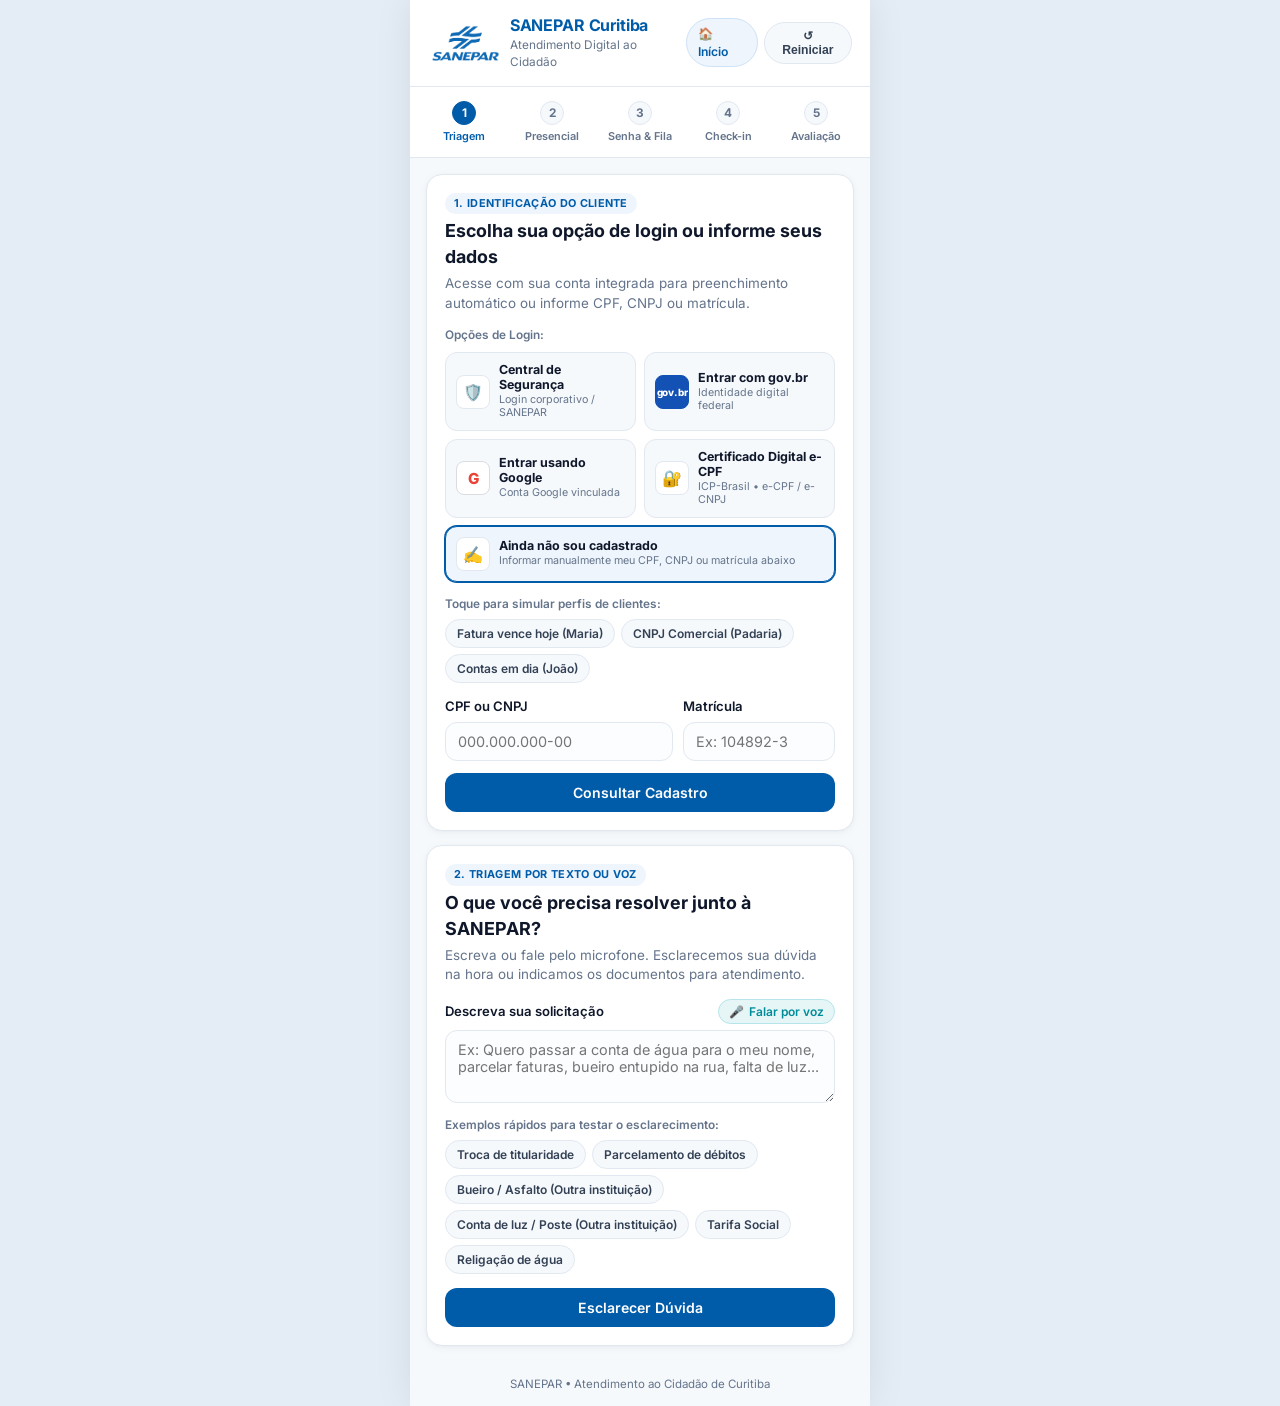
<file: TelaCidadao.html>
<!DOCTYPE html>
<html lang="pt-BR">
<head>
  <meta charset="UTF-8" />
  <meta name="viewport" content="width=device-width, initial-scale=1.0, maximum-scale=1.0, user-scalable=no" />
  <title>SANEPAR Curitiba — Autoatendimento e Fila Digital</title>
  <link rel="preconnect" href="https://fonts.googleapis.com" />
  <link rel="preconnect" href="https://fonts.gstatic.com" crossorigin />
  <link href="https://fonts.googleapis.com/css2?family=Inter:wght@400;500;600;700;800&display=swap" rel="stylesheet" />
  <link rel="stylesheet" href="styles.css" />
</head>
<body>
  <div class="phone-shell">
    <!-- CABEÇALHO CLEAN -->
    <header class="topbar">
      <div class="brand">
        <div class="brand-icon">
          <img src="Sanepar_logo.png" alt="Logo SANEPAR" class="brand-logo-img" />
        </div>
        <div>
          <h1 class="brand-name">SANEPAR Curitiba</h1>
          <p class="brand-subtitle">Atendimento Digital ao Cidadão</p>
        </div>
      </div>
      <div class="topbar-actions">
        <a href="index.html" id="btn-voltar-index" class="btn-icon btn-home-link" title="Voltar para a tela inicial (Index.html)">
          🏠 Início
        </a>
        <button type="button" id="btn-reset" class="btn-icon" title="Reiniciar atendimento">
          ↺ Reiniciar
        </button>
      </div>
    </header>

    <!-- NAVEGAÇÃO DE ETAPAS (CLICÁVEL) -->
    <nav class="stepper" aria-label="Etapas do atendimento">
      <button type="button" class="step-item active" data-step="1">
        <span class="step-num">1</span>
        <span class="step-label">Triagem</span>
      </button>
      <button type="button" class="step-item" data-step="2">
        <span class="step-num">2</span>
        <span class="step-label">Presencial</span>
      </button>
      <button type="button" class="step-item" data-step="3">
        <span class="step-num">3</span>
        <span class="step-label">Senha &amp; Fila</span>
      </button>
      <button type="button" class="step-item" data-step="4">
        <span class="step-num">4</span>
        <span class="step-label">Check-in</span>
      </button>
      <button type="button" class="step-item" data-step="5">
        <span class="step-num">5</span>
        <span class="step-label">Avaliação</span>
      </button>
    </nav>

    <main class="main-content">
      <!-- =================================================================
           ETAPA 1: IDENTIFICAÇÃO INSTANTÂNEA + DÚVIDA POR TEXTO OU VOZ
           ================================================================= -->
      <section id="step-1" class="step-pane">
        <!-- Card 1A: Identificação e Consulta em Milissegundos -->
        <div class="card">
          <div class="card-head">
            <span class="tag tag-blue">1. Identificação do Cliente</span>
            <h2>Escolha sua opção de login ou informe seus dados</h2>
            <p class="text-muted">Acesse com sua conta integrada para preenchimento automático ou informe CPF, CNPJ ou matrícula.</p>
          </div>

          <!-- Opções de Login do Cliente -->
          <div class="login-options-group" role="radiogroup" aria-label="Opções de login do cliente">
            <span class="preset-caption">Opções de Login:</span>
            <div class="login-options-grid">
              <button type="button" class="login-option-btn" data-login-mode="central" data-login-label="Central de Segurança" data-doc="123.456.789-00" data-matricula="104892-3">
                <span class="login-opt-icon" aria-hidden="true">🛡️</span>
                <span class="login-opt-text">
                  <strong>Central de Segurança</strong>
                  <small>Login corporativo / SANEPAR</small>
                </span>
              </button>

              <button type="button" class="login-option-btn" data-login-mode="govbr" data-login-label="Entrar com gov.br" data-doc="987.654.321-11" data-matricula="882310-5">
                <span class="login-opt-icon login-badge-gov" aria-hidden="true">gov.br</span>
                <span class="login-opt-text">
                  <strong>Entrar com gov.br</strong>
                  <small>Identidade digital federal</small>
                </span>
              </button>

              <button type="button" class="login-option-btn" data-login-mode="google" data-login-label="Entrar usando Google" data-doc="321.654.987-22" data-matricula="541209-8">
                <span class="login-opt-icon login-badge-google" aria-hidden="true">G</span>
                <span class="login-opt-text">
                  <strong>Entrar usando Google</strong>
                  <small>Conta Google vinculada</small>
                </span>
              </button>

              <button type="button" class="login-option-btn" data-login-mode="ecpf" data-login-label="Certificado Digital e-CPF" data-doc="45.678.912/0001-34" data-matricula="339014-7">
                <span class="login-opt-icon" aria-hidden="true">🔐</span>
                <span class="login-opt-text">
                  <strong>Certificado Digital e-CPF</strong>
                  <small>ICP-Brasil • e-CPF / e-CNPJ</small>
                </span>
              </button>

              <button type="button" class="login-option-btn active login-option-full" data-login-mode="manual" data-login-label="Ainda não sou cadastrado">
                <span class="login-opt-icon" aria-hidden="true">✍️</span>
                <span class="login-opt-text">
                  <strong>Ainda não sou cadastrado</strong>
                  <small>Informar manualmente meu CPF, CNPJ ou matrícula abaixo</small>
                </span>
              </button>
            </div>
          </div>

          <div id="login-auth-banner" class="login-auth-banner hidden" aria-live="polite">
            <span class="status-dot"></span>
            <span id="login-auth-text">Autenticado com sucesso — documento preenchido automaticamente.</span>
          </div>

          <div id="preset-manual-group" class="preset-group">
            <span class="preset-caption">Toque para simular perfis de clientes:</span>
            <div class="chips-wrap">
              <button type="button" class="chip chip-preset" data-doc="123.456.789-00" data-matricula="104892-3">
                Fatura vence hoje (Maria)
              </button>
              <button type="button" class="chip chip-preset" data-doc="45.678.912/0001-34" data-matricula="339014-7">
                CNPJ Comercial (Padaria)
              </button>
              <button type="button" class="chip chip-preset" data-doc="987.654.321-11" data-matricula="882310-5">
                Contas em dia (João)
              </button>
            </div>
          </div>

          <form id="form-identificacao" class="form-grid">
            <div class="form-row-2">
              <div class="field">
                <label for="input-doc">CPF ou CNPJ</label>
                <input id="input-doc" type="text" inputmode="numeric" placeholder="000.000.000-00" maxlength="18" />
              </div>
              <div class="field">
                <label for="input-matricula">Matrícula</label>
                <input id="input-matricula" type="text" placeholder="Ex: 104892-3" maxlength="14" />
              </div>
            </div>
            <button type="submit" id="btn-consultar-sgc" class="btn btn-primary btn-block">
              Consultar Cadastro
            </button>
          </form>

          <!-- Resposta Instantânea em Milissegundos -->
          <div id="sgc-result-box" class="instant-response hidden" aria-live="polite">
            <div class="instant-meta">
              <span class="status-dot"></span>
              <span id="sgc-latency">Consulta realizada em 118 ms</span>
            </div>
            <p id="sgc-message" class="instant-text"></p>
            <div id="sgc-shortcuts" class="instant-actions"></div>
          </div>

          <!-- Emissão Expressa de 2ª Via (Inline) -->
          <div id="fatura-express-card" class="invoice-inline hidden">
            <div class="invoice-top">
              <div>
                <span class="tag tag-amber">Vencimento Hoje</span>
                <h4>2ª Via de Fatura — Pagamento Rápido</h4>
              </div>
              <button type="button" id="btn-close-fatura" class="btn-close" aria-label="Fechar">✕</button>
            </div>
            <div class="invoice-grid">
              <div><small>Matrícula</small><strong id="inv-matricula">104892-3</strong></div>
              <div><small>Referência</small><strong>11/2026</strong></div>
              <div><small>Valor</small><strong class="text-amber">R$ 148,90</strong></div>
            </div>
            <div class="pix-box">
              <small>Código de Barras / PIX Copia e Cola</small>
              <code id="inv-code">82690000001-5 48900091202-4 61116104892-1 30000000001-8</code>
              <div class="btn-row">
                <button type="button" id="btn-copy-code" class="btn btn-secondary btn-sm flex-1">Copiar Código</button>
                <button type="button" id="btn-confirm-fatura-resolvida" class="btn btn-success btn-sm flex-1">Já emiti / Avaliar</button>
              </div>
              <p id="copy-feedback" class="copy-ok hidden">✓ Código copiado para a área de transferência!</p>
            </div>
          </div>
        </div>

        <!-- Card 1B: O que precisa resolver por Texto ou por Voz -->
        <div class="card" id="card-triagem">
          <div class="card-head">
            <span class="tag tag-blue">2. Triagem por Texto ou Voz</span>
            <h2>O que você precisa resolver junto à SANEPAR?</h2>
            <p class="text-muted">Escreva ou fale pelo microfone. Esclarecemos sua dúvida na hora ou indicamos os documentos para atendimento.</p>
          </div>

          <div class="field">
            <div class="label-bar">
              <label for="input-problema">Descreva sua solicitação</label>
              <button type="button" id="btn-voice" class="btn-mic" aria-pressed="false">
                <span aria-hidden="true">🎤</span>
                <span id="voice-label">Falar por voz</span>
              </button>
            </div>

            <!-- Barra de gravação de voz ativa -->
            <div id="voice-status" class="voice-bar hidden">
              <div class="wave-bars" aria-hidden="true">
                <span></span><span></span><span></span><span></span><span></span>
              </div>
              <span id="voice-status-text">Ouvindo em português... fale agora</span>
              <button type="button" id="btn-voice-sim-stop" class="btn-voice-done">Concluir fala</button>
            </div>

            <textarea id="input-problema" rows="3" placeholder="Ex: Quero passar a conta de água para o meu nome, parcelar faturas, bueiro entupido na rua, falta de luz..."></textarea>
          </div>

          <div class="preset-group">
            <span class="preset-caption">Exemplos rápidos para testar o esclarecimento:</span>
            <div class="chips-wrap">
              <button type="button" class="chip chip-topic" data-text="Preciso fazer a troca de titularidade da conta de água para o meu nome">Troca de titularidade</button>
              <button type="button" class="chip chip-topic" data-text="Quero negociar e parcelar faturas atrasadas da minha matrícula">Parcelamento de débitos</button>
              <button type="button" class="chip chip-topic" data-text="Tem um bueiro de água da chuva entupido e buraco no asfalto na minha rua">Bueiro / Asfalto (Outra instituição)</button>
              <button type="button" class="chip chip-topic" data-text="Estou com problema na conta de energia elétrica e poste de luz da Copel">Conta de luz / Poste (Outra instituição)</button>
              <button type="button" class="chip chip-topic" data-text="Quero solicitar inclusão na Tarifa Social Água Solidária">Tarifa Social</button>
              <button type="button" class="chip chip-topic" data-text="Preciso pedir religação de água após pagamento">Religação de água</button>
            </div>
          </div>

          <button type="button" id="btn-analisar-problema" class="btn btn-primary btn-block">
            Esclarecer Dúvida
          </button>

          <!-- Resultado da Triagem + Pergunta se ainda deseja atendimento presencial -->
          <div id="triage-result-card" class="triage-answer hidden" aria-live="polite">
            <span id="triage-status-pill" class="tag"></span>
            <h3 id="triage-title"></h3>
            <div id="triage-body" class="triage-text"></div>

            <!-- Alerta de redirecionamento quando NÃO é SANEPAR -->
            <div id="triage-external-box" class="redirect-box hidden"></div>

            <div class="presencial-question">
              <h4>Mesmo com esse esclarecimento, você ainda deseja ter o atendimento presencial na SANEPAR?</h4>
              <p class="text-muted">Se ainda preferir conversar presencialmente em uma unidade de Curitiba, preparamos a lista de documentos e sua senha.</p>
              <div class="btn-row">
                <button type="button" id="btn-nao-presencial" class="btn btn-secondary flex-1">
                  Não, já esclareci
                </button>
                <button type="button" id="btn-sim-presencial" class="btn btn-primary flex-1">
                  Sim, quero ir à SANEPAR
                </button>
              </div>
            </div>
          </div>

          <!-- Confirmação quando o cidadão não precisa mais ir presencialmente -->
          <div id="resolved-card" class="resolved-box hidden">
            <div class="icon-badge-ok">✓</div>
            <h3>Atendimento concluído pelo celular!</h3>
            <p id="resolved-message" class="text-muted">Sua dúvida foi esclarecida sem precisar se deslocar até uma agência.</p>
            <button type="button" id="btn-avaliar-digital" class="btn btn-primary btn-block">
              Avaliar Atendimento (NPS 0–10)
            </button>
          </div>
        </div>
      </section>

      <!-- =================================================================
           ETAPA 2: DOCUMENTOS + IR HOJE (PRIORIDADE) OU AGENDAR (SUAVIZAÇÃO)
           ================================================================= -->
      <section id="step-2" class="step-pane hidden">
        <div class="card">
          <div class="card-head">
            <span class="tag tag-blue">Atendimento Presencial</span>
            <h2>Documentos e Data do Atendimento</h2>
            <p class="text-muted">Confira o que levar para o seu caso e escolha entre ir hoje ou agendar.</p>
          </div>

          <!-- Lista de Documentos Necessários -->
          <div class="docs-panel">
            <div class="docs-panel-top">
              <strong>📄 Documentos necessários para o seu caso</strong>
              <span id="docs-case-tag" class="tag tag-teal">Troca de Titularidade</span>
            </div>
            <p class="text-muted small-note">Marque os itens abaixo para conferir antes de sair de casa:</p>
            <ul id="docs-list" class="doc-checklist"></ul>
          </div>

          <!-- Escolha da Unidade em Curitiba -->
          <div class="field">
            <label for="select-unidade">Unidade SANEPAR em Curitiba</label>
            <select id="select-unidade">
              <option value="Central Rebouças — R. Engenheiros Rebouças, 1376">♿ 🧩 Central Rebouças — R. Engenheiros Rebouças, 1376 (Centro)</option>
              <option value="Rua da Cidadania Pinheirinho — Av. Winston Churchill, 2033">♿ 🧩 Rua da Cidadania Pinheirinho — Av. Winston Churchill, 2033</option>
              <option value="Rua da Cidadania Boa Vista — Av. Paraná, 3600">♿ 🧩 Rua da Cidadania Boa Vista — Av. Paraná, 3600</option>
              <option value="Rua da Cidadania Fazendinha — R. Carlos Klemtz, 1700">♿ Rua da Cidadania Fazendinha — R. Carlos Klemtz, 1700</option>
            </select>

            <!-- Legenda dos Ícones de Acessibilidade das Unidades -->
            <div class="unit-accessibility-legend" aria-label="Legenda de acessibilidade das unidades">
              <span class="legend-title">Legenda de Acessibilidade:</span>
              <div class="legend-items-row">
                <span class="legend-pill">
                  <i class="legend-icon" aria-hidden="true">♿</i>
                  <span>Acessível para Deficientes Físicos</span>
                </span>
                <span class="legend-pill">
                  <i class="legend-icon" aria-hidden="true">🧩</i>
                  <span>Acessível para Neurodivergentes (TEA)</span>
                </span>
              </div>
            </div>

            <!-- Indicadores de Tempo Médio de Espera e de Atendimento da Unidade Selecionada -->
            <div id="step2-unit-metrics-box" class="unit-metrics-box" aria-live="polite">
              <div class="unit-metrics-head">
                <span class="status-dot"></span>
                <span id="step2-unit-name-lbl">Tempos médios agora • Central Rebouças</span>
              </div>
              <div class="unit-metrics-grid">
                <div class="unit-metric-tile">
                  <small>Tempo Médio de Espera</small>
                  <strong id="step2-unit-tme">08m 40s</strong>
                </div>
                <div class="unit-metric-tile">
                  <small>Tempo Médio de Atendimento</small>
                  <strong id="step2-unit-tma">07m 15s</strong>
                </div>
              </div>
            </div>
          </div>

          <!-- Pergunta: Ir lá hoje ou Agendar para outro dia -->
          <div class="when-selector">
            <label class="section-label">Você quer ir até lá hoje ou prefere agendar para outro dia?</label>
            <div class="choice-cards">
              <button type="button" id="btn-ir-hoje" class="choice-btn">
                <span class="choice-icon">⚡</span>
                <strong>Quero ir lá HOJE</strong>
                <small>Retirar senha agora e acompanhar a fila digital</small>
              </button>
              <button type="button" id="btn-agendar-outro-dia" class="choice-btn">
                <span class="choice-icon">📅</span>
                <strong>Agendar outro dia</strong>
                <small>Ver dias disponíveis com suavização de demanda</small>
              </button>
            </div>
          </div>

          <!-- SUBFLUXO A: IR LÁ HOJE (Questões para decidir o tipo de senha) -->
          <div id="subflow-hoje" class="sub-panel hidden">
            <h3>Definição do Tipo de Senha (Hoje)</h3>
            <p class="text-muted">Responda para gerarmos a senha adequada ao seu atendimento:</p>

            <div class="radio-stack">
              <label class="radio-card">
                <input type="radio" name="priority-type" value="normal" checked />
                <div>
                  <strong>Senha Normal (Atendimento Convencional)</strong>
                  <small>Não me enquadro nas prioridades legais abaixo</small>
                </div>
              </label>
              <label class="radio-card">
                <input type="radio" name="priority-type" value="idosa" />
                <div>
                  <strong>Senha Prioritária — Pessoa Idosa (60 anos ou mais)</strong>
                  <small>Atendimento prioritário conforme Estatuto da Pessoa Idosa</small>
                </div>
              </label>
              <label class="radio-card">
                <input type="radio" name="priority-type" value="pcd" />
                <div>
                  <strong>Senha Prioritária — Pessoa com Deficiência (PcD) ou TEA</strong>
                  <small>Atendimento prioritário e guichê acessível</small>
                </div>
              </label>
              <label class="radio-card">
                <input type="radio" name="priority-type" value="gestante" />
                <div>
                  <strong>Senha Prioritária — Gestante, Lactante ou Criança de Colo</strong>
                  <small>Atendimento preferencial imediato</small>
                </div>
              </label>
            </div>

            <button type="button" id="btn-gerar-senha-hoje" class="btn btn-primary btn-block">
              Gerar Senha Digital para Hoje
            </button>
          </div>

          <!-- SUBFLUXO B: AGENDAR OUTRO DIA (Com suavização dos picos de demanda) -->
          <div id="subflow-agendar" class="sub-panel hidden">
            <h3>Agendamento com Suavização de Demanda</h3>
            <div class="smoothing-banner">
              <strong>Equilíbrio de filas:</strong> Historicamente, os <strong>primeiros dias do mês (dias 1 a 5)</strong> concentram maior procura de cidadãos sem agendamento. Por isso, o sistema bloqueia novos agendamentos nesses dias de pico e sugere datas de baixa procura.
            </div>

            <div class="demand-legend">
              <span><i class="dot dot-low"></i> Baixa demanda (Disponível)</span>
              <span><i class="dot dot-med"></i> Demanda moderada</span>
              <span><i class="dot dot-high"></i> Pico início do mês (Evitado)</span>
            </div>

            <div id="calendar-days" class="calendar-grid"></div>

            <div id="time-slots-container" class="slots-panel hidden">
              <label class="section-label">Escolha o horário para <span id="selected-date-label"></span>:</label>
              <div id="time-slots" class="slots-grid"></div>
            </div>

            <button type="button" id="btn-confirmar-agendamento" class="btn btn-primary btn-block" disabled>
              Confirmar Agendamento e Gerar Senha
            </button>
          </div>

          <div class="step-footer-nav">
            <button type="button" class="btn-link" data-goto="1">← Voltar para a triagem</button>
          </div>
        </div>
      </section>

      <!-- =================================================================
           ETAPA 3: SENHA GERADA & FILA DIGITAL EM TEMPO REAL
           ================================================================= -->
      <section id="step-3" class="step-pane hidden">
        <!-- Bilhete da Senha Digital -->
        <div class="card ticket-card">
          <div class="ticket-top-bar">
            <span id="ticket-mode-badge" class="tag tag-blue">Senha Digital • Hoje</span>
            <span id="ticket-status-pill" class="tag tag-amber">Aguardando chegada</span>
          </div>

          <div class="ticket-Display">
            <span class="ticket-caption">Sua Senha</span>
            <div id="ticket-code" class="ticket-big-code">N-127</div>
            <span id="ticket-category-label" class="ticket-type-text">Senha Normal (Convencional)</span>
          </div>

          <div class="ticket-info-list">
            <div class="info-line">
              <span>Unidade</span>
              <strong id="ticket-unit">Central Rebouças</strong>
            </div>
            <div class="info-line">
              <span>Quando</span>
              <strong id="ticket-datetime">Hoje • Fila Digital</strong>
            </div>
            <div class="info-line">
              <span>Serviço</span>
              <strong id="ticket-subject">Troca de Titularidade</strong>
            </div>
          </div>

          <!-- Recomendação para o cidadão se organizar antes de sair de casa -->
          <div id="leave-home-box" class="smart-leave-alert">
            <div class="leave-emoji" aria-hidden="true">🏠➡️🏢</div>
            <div>
              <strong id="leave-home-title">Organize sua saída de casa</strong>
              <p id="leave-home-desc">Há 4 pessoas na sua frente (~16 min). Acompanhe abaixo para sair no momento ideal e não esperar na fila física.</p>
            </div>
          </div>

          <div class="ticket-qr-row">
            <div id="ticket-qr-svg" class="qr-mini" aria-label="QR Code da senha"></div>
            <div>
              <strong>Validação rápida na chegada</strong>
              <p class="text-muted">Ao chegar na unidade SANEPAR, faça o check-in lendo o QR Code na entrada.</p>
            </div>
          </div>

          <div class="ticket-print-actions">
            <button type="button" id="btn-imprimir-senha" class="btn btn-secondary btn-block">
              🖨️ Imprimir Senha Gerada
            </button>
          </div>

          <!-- Simulação Visual de Impressão da Senha -->
          <div id="ticket-print-simulation" class="print-sim-box hidden" aria-live="polite">
            <div id="print-sim-status-bar" class="print-sim-status">
              <span class="status-dot"></span>
              <span id="print-sim-status-text">✓ Comprovante da senha impresso com sucesso!</span>
            </div>

            <div class="thermal-ticket-paper">
              <div class="thermal-head">
                <strong>SANEPAR • CURITIBA</strong>
                <small>Comprovante de Senha de Atendimento</small>
              </div>
              <div class="thermal-code-box">
                <small>SENHA</small>
                <strong id="print-ticket-code">N-127</strong>
                <span id="print-ticket-category">Senha Normal (Convencional)</span>
              </div>
              <div class="thermal-details">
                <div><span>Cliente:</span><strong id="print-ticket-citizen">Cidadão(ã)</strong></div>
                <div><span>CPF/CNPJ:</span><strong id="print-ticket-doc">Não informado</strong></div>
                <div><span>Matrícula:</span><strong id="print-ticket-matricula">104892-3</strong></div>
                <div><span>Unidade:</span><strong id="print-ticket-unit">Central Rebouças</strong></div>
                <div><span>Quando:</span><strong id="print-ticket-datetime">Hoje • Fila Digital</strong></div>
                <div><span>Serviço:</span><strong id="print-ticket-subject">Troca de Titularidade</strong></div>
                <div><span>Emissão:</span><strong id="print-ticket-timestamp">Agora</strong></div>
              </div>
              <div class="thermal-qr-wrap">
                <div id="print-ticket-qr" class="thermal-qr-box" aria-hidden="true"></div>
                <small>Apresente este QR Code no totem de entrada da agência</small>
              </div>
            </div>

            <div class="btn-row">
              <button type="button" id="btn-browser-print" class="btn btn-primary btn-sm flex-1">
                🖨️ Enviar p/ Impressora
              </button>
              <button type="button" id="btn-close-print-sim" class="btn btn-secondary btn-sm flex-1">
                Fechar Comprovante
              </button>
            </div>
          </div>
        </div>

        <!-- Painel de Senhas Sendo Atendidas no Momento -->
        <div class="card">
          <div class="live-head">
            <div>
              <span class="tag tag-teal">Tempo Real</span>
              <h3>Senhas sendo atendidas agora</h3>
            </div>
            <button type="button" id="btn-simular-avanco" class="btn btn-secondary btn-xs">
              ▶ Avançar fila
            </button>
          </div>

          <div id="live-counters" class="guiches-grid"></div>

          <div class="history-bar">
            <small>Últimas senhas chamadas:</small>
            <div id="recent-calls-list" class="history-pills"></div>
          </div>

          <!-- Tempo Médio de Espera e de Atendimento do Dia em Atualização Contínua (Quando Senha para Hoje) -->
          <div id="step3-live-times-box" class="unit-metrics-box live-day-times" aria-live="polite">
            <div class="unit-metrics-head">
              <span class="status-dot"></span>
              <span id="step3-times-unit-lbl">Indicadores do dia em tempo real • Central Rebouças</span>
              <small id="step3-times-updated-at" class="live-time-stamp">Atualizado agora</small>
            </div>
            <div class="unit-metrics-grid">
              <div class="unit-metric-tile">
                <small>Tempo Médio de Espera (Hoje)</small>
                <strong id="step3-live-tme">08m 40s</strong>
              </div>
              <div class="unit-metric-tile">
                <small>Tempo Médio de Atendimento (Hoje)</small>
                <strong id="step3-live-tma">07m 15s</strong>
              </div>
            </div>
          </div>

          <button type="button" id="btn-ir-checkin" class="btn btn-primary btn-block mt-14">
            Cheguei ao local → Fazer Check-in via QR Code
          </button>
        </div>
      </section>

      <!-- =================================================================
           ETAPA 4: CHECK-IN VIA QR CODE NA ENTRADA
           ================================================================= -->
      <section id="step-4" class="step-pane hidden">
        <div class="card">
          <div class="card-head">
            <span class="tag tag-blue">Check-in Presencial</span>
            <h2>Confirme sua chegada na entrada</h2>
            <p class="text-muted">Escaneie o QR Code disponível na entrada da SANEPAR, para liberar a chamada da sua senha no painel.</p>
          </div>

          <div id="scanner-box" class="scanner-container">
            <div class="camera-viewport">
              <div class="scan-laser"></div>
              <div id="totem-qr-preview" class="totem-qr-box"></div>
              <span class="camera-caption">Aponte a câmera para o QR Code na entrada</span>
            </div>
            <p id="scanner-unit-label" class="text-muted center-text">Totem Entrada • Central Rebouças</p>
            <button type="button" id="btn-scan-qr" class="btn btn-primary btn-block">
              📷 Ler QR Code da Entrada (Check-in)
            </button>
          </div>

          <!-- Confirmação pós Check-in -->
          <div id="checkin-done-box" class="checkin-success hidden" aria-live="polite">
            <div class="icon-badge-ok">✓</div>
            <h3>Check-in realizado com sucesso!</h3>
            <p class="text-muted">Chegada registrada às <strong id="checkin-time"></strong>. Você já está visível para o atendente.</p>

            <div id="guiche-call-status" class="call-banner">
              <span class="status-dot"></span>
              <span id="guiche-call-text">Aguardando chamada da sua senha no painel...</span>
            </div>

            <div class="btn-row mt-14">
              <button type="button" id="btn-simular-chamada-guiche" class="btn btn-secondary flex-1">
                Simular Chamada no Guichê
              </button>
              <button type="button" id="btn-concluir-para-avaliar" class="btn btn-primary flex-1">
                Finalizar e Avaliar →
              </button>
            </div>
          </div>

          <div class="step-footer-nav">
            <button type="button" class="btn-link" data-goto="3">← Voltar para a senha e fila ao vivo</button>
          </div>
        </div>
      </section>

      <!-- =================================================================
           ETAPA 5: AVALIAÇÃO DO ATENDIMENTO + NPS (0 A 10)
           ================================================================= -->
      <section id="step-5" class="step-pane hidden">
        <div id="rating-form-card" class="card">
          <div class="card-head">
            <span class="tag tag-blue">Conclusão</span>
            <h2>Avalie seu atendimento na SANEPAR</h2>
            <p class="text-muted">Sua nota ajuda a aprimorar nossos serviços presenciais e digitais em Curitiba.</p>
          </div>

          <!-- Pergunta Específica de NPS (0-10) -->
          <div class="rating-section">
            <label class="section-label">
              1. Em uma escala de <strong>0 a 10</strong>, o quanto você recomendaria o atendimento da SANEPAR a um amigo ou familiar? <span class="tag tag-teal">NPS</span>
            </label>
            <div id="nps-scale" class="nps-row" role="radiogroup" aria-label="Escala NPS de 0 a 10"></div>
            <div class="nps-legend">
              <span>0 • Nada provável</span>
              <strong id="nps-selected-label"></strong>
              <span>10 • Extremamente provável</span>
            </div>
          </div>

          <!-- Avaliação Geral do Atendimento (Estrelas) -->
          <div class="rating-section">
            <label class="section-label">2. Avaliação geral do atendimento recebido:</label>
            <div id="star-rating" class="stars-bar" role="radiogroup" aria-label="Avaliação geral de 1 a 5 estrelas">
              <button type="button" class="star" data-star="1" aria-label="1 estrela">★</button>
              <button type="button" class="star" data-star="2" aria-label="2 estrelas">★</button>
              <button type="button" class="star" data-star="3" aria-label="3 estrelas">★</button>
              <button type="button" class="star" data-star="4" aria-label="4 estrelas">★</button>
              <button type="button" class="star" data-star="5" aria-label="5 estrelas">★</button>
            </div>
            <small id="star-label" class="text-muted">Selecione de 1 a 5 estrelas</small>
          </div>

          <!-- Destaques opcionais -->
          <div class="rating-section">
            <label class="section-label">3. O que você mais gostou? <span class="text-muted">(opcional)</span></label>
            <div class="chips-wrap" id="rating-tags">
              <button type="button" class="chip chip-tag">Pouco tempo de espera</button>
              <button type="button" class="chip chip-tag">Triagem clara</button>
              <button type="button" class="chip chip-tag">Fila digital pelo celular</button>
              <button type="button" class="chip chip-tag">Cordialidade do atendente</button>
              <button type="button" class="chip chip-tag">Problema resolvido</button>
            </div>
          </div>

          <div class="field">
            <label for="input-comentario">Comentário adicional <span class="text-muted">(opcional)</span></label>
            <textarea id="input-comentario" rows="2" placeholder="Deixe uma sugestão ou elogio..."></textarea>
          </div>

          <div class="rating-actions-stack">
            <button type="button" id="btn-enviar-avaliacao" class="btn btn-primary btn-block" disabled>
              Enviar Avaliação
            </button>
            <button type="button" id="btn-encerrar-sem-avaliar" class="btn btn-secondary btn-block">
              Atendimento encerrado • Não desejo realizar a avaliação
            </button>
          </div>
        </div>

        <!-- Agradecimento / Encerramento final -->
        <div id="rating-thanks-card" class="card resolved-box hidden">
          <div id="thanks-icon" class="icon-badge-ok">★</div>
          <h3 id="thanks-title">Avaliação registrada com sucesso!</h3>
          <p id="thanks-summary" class="text-muted"></p>
          <button type="button" id="btn-novo-atendimento" class="btn btn-primary btn-block mt-14">
            Iniciar Novo Atendimento
          </button>
        </div>
      </section>
    </main>

    <footer class="footer">
      SANEPAR • Atendimento ao Cidadão de Curitiba
    </footer>
  </div>

  <!-- Área dedicada exclusivamente à impressão do Comprovante de Senha de Atendimento -->
  <div id="print-only-mount" class="print-only-mount" aria-hidden="true"></div>

  <script src="app.js"></script>
</body>
</html>
</file>
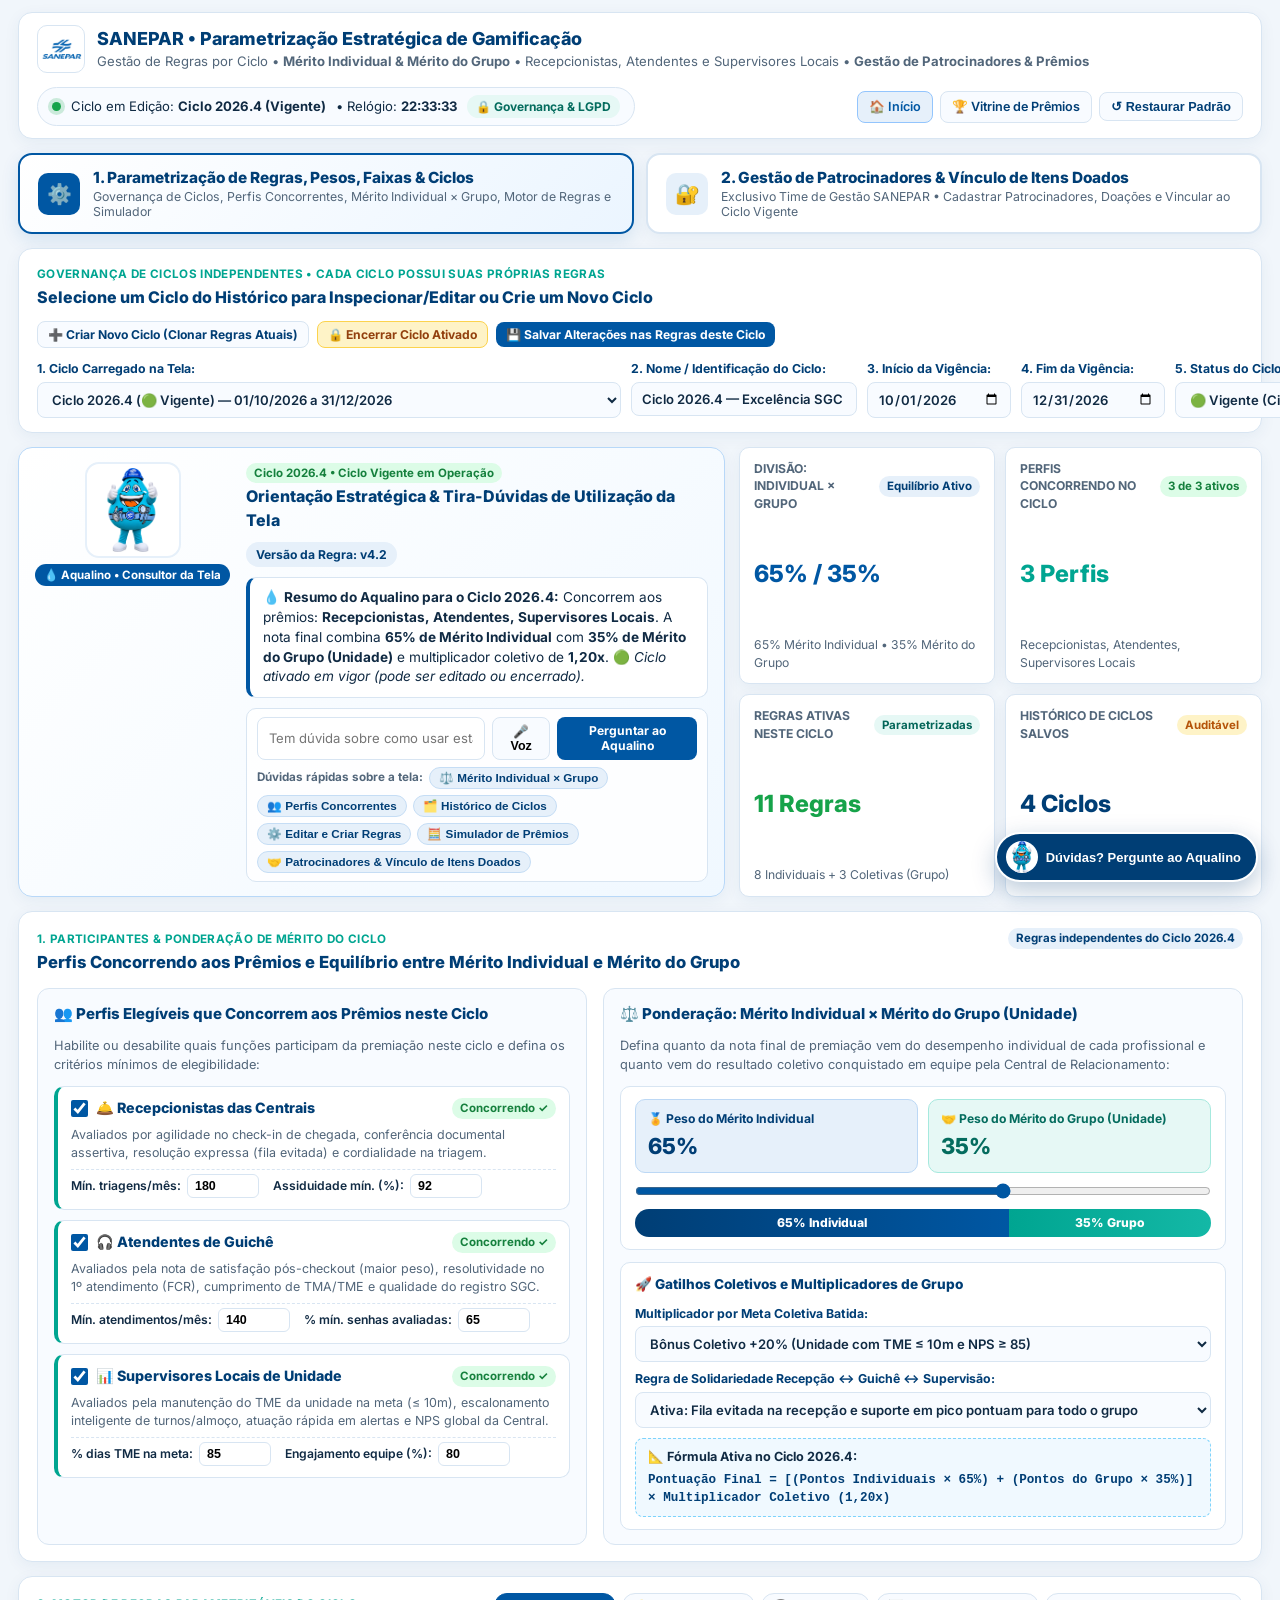
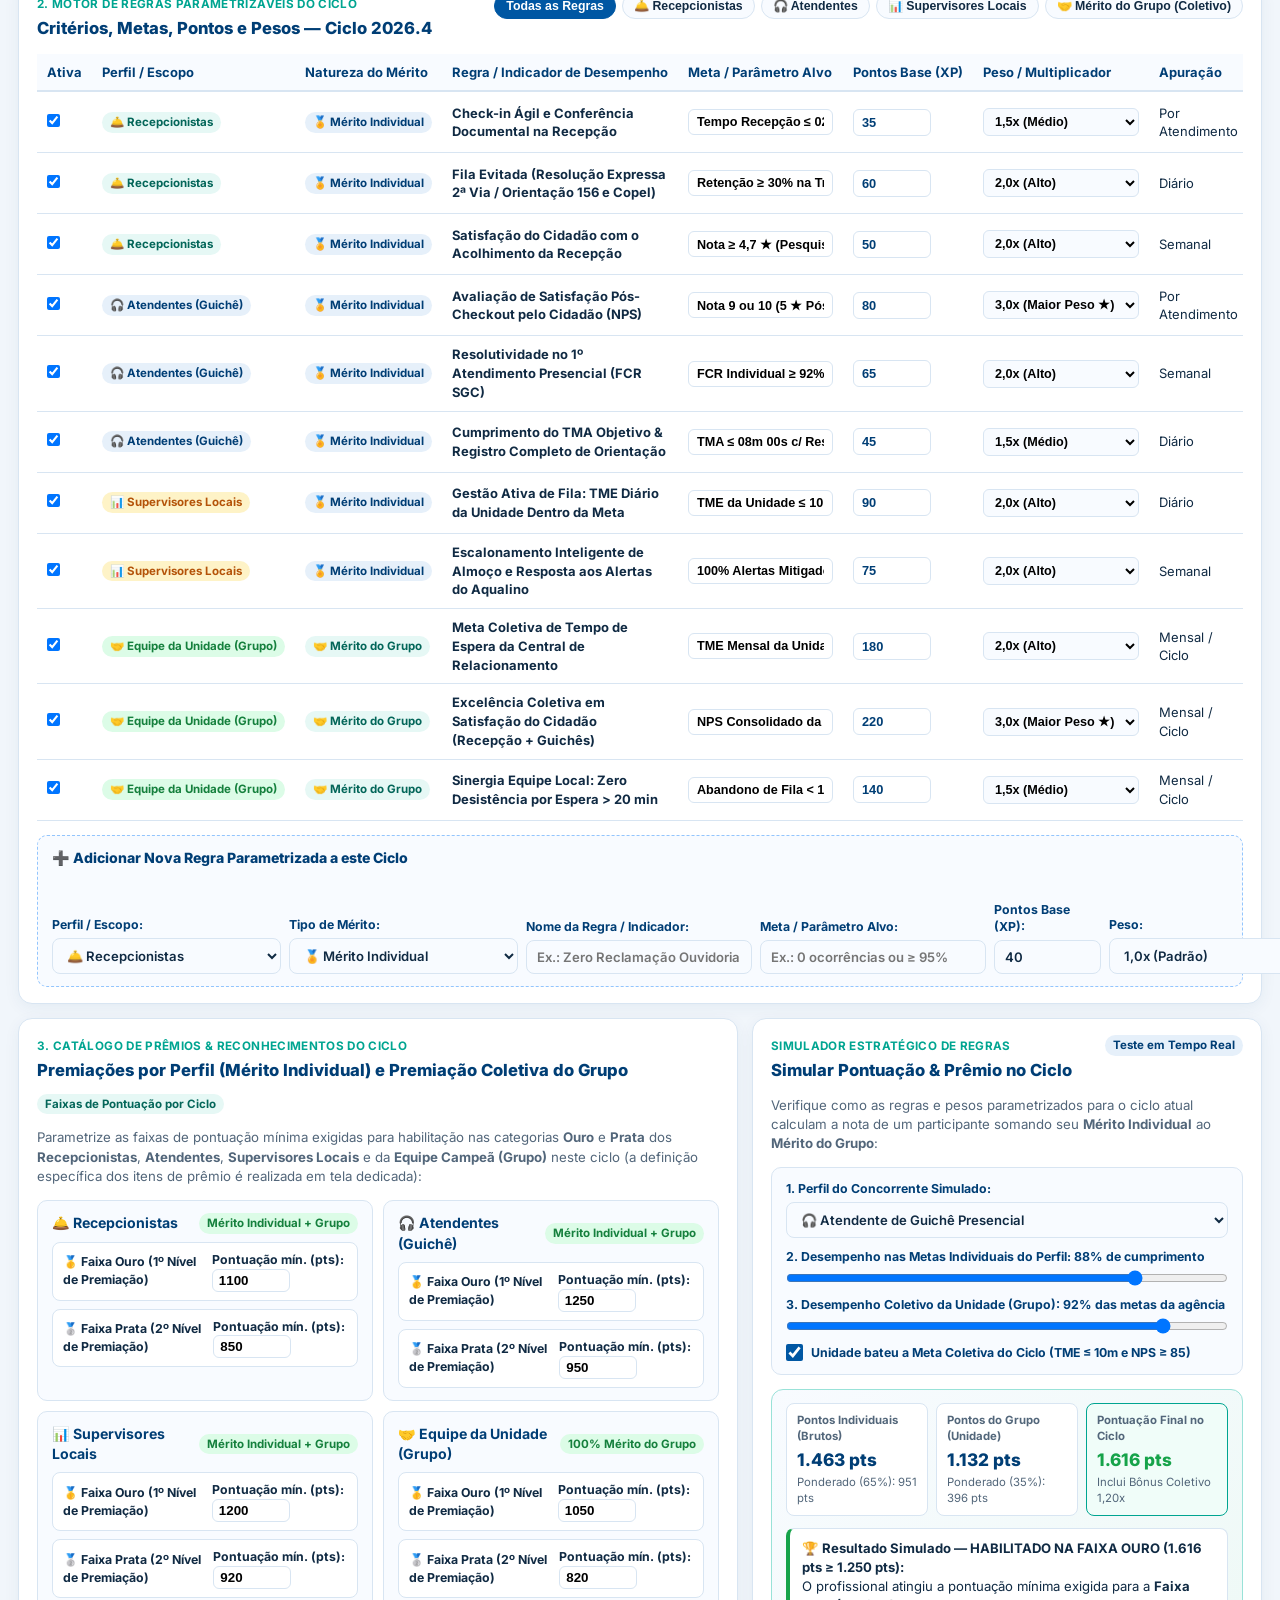
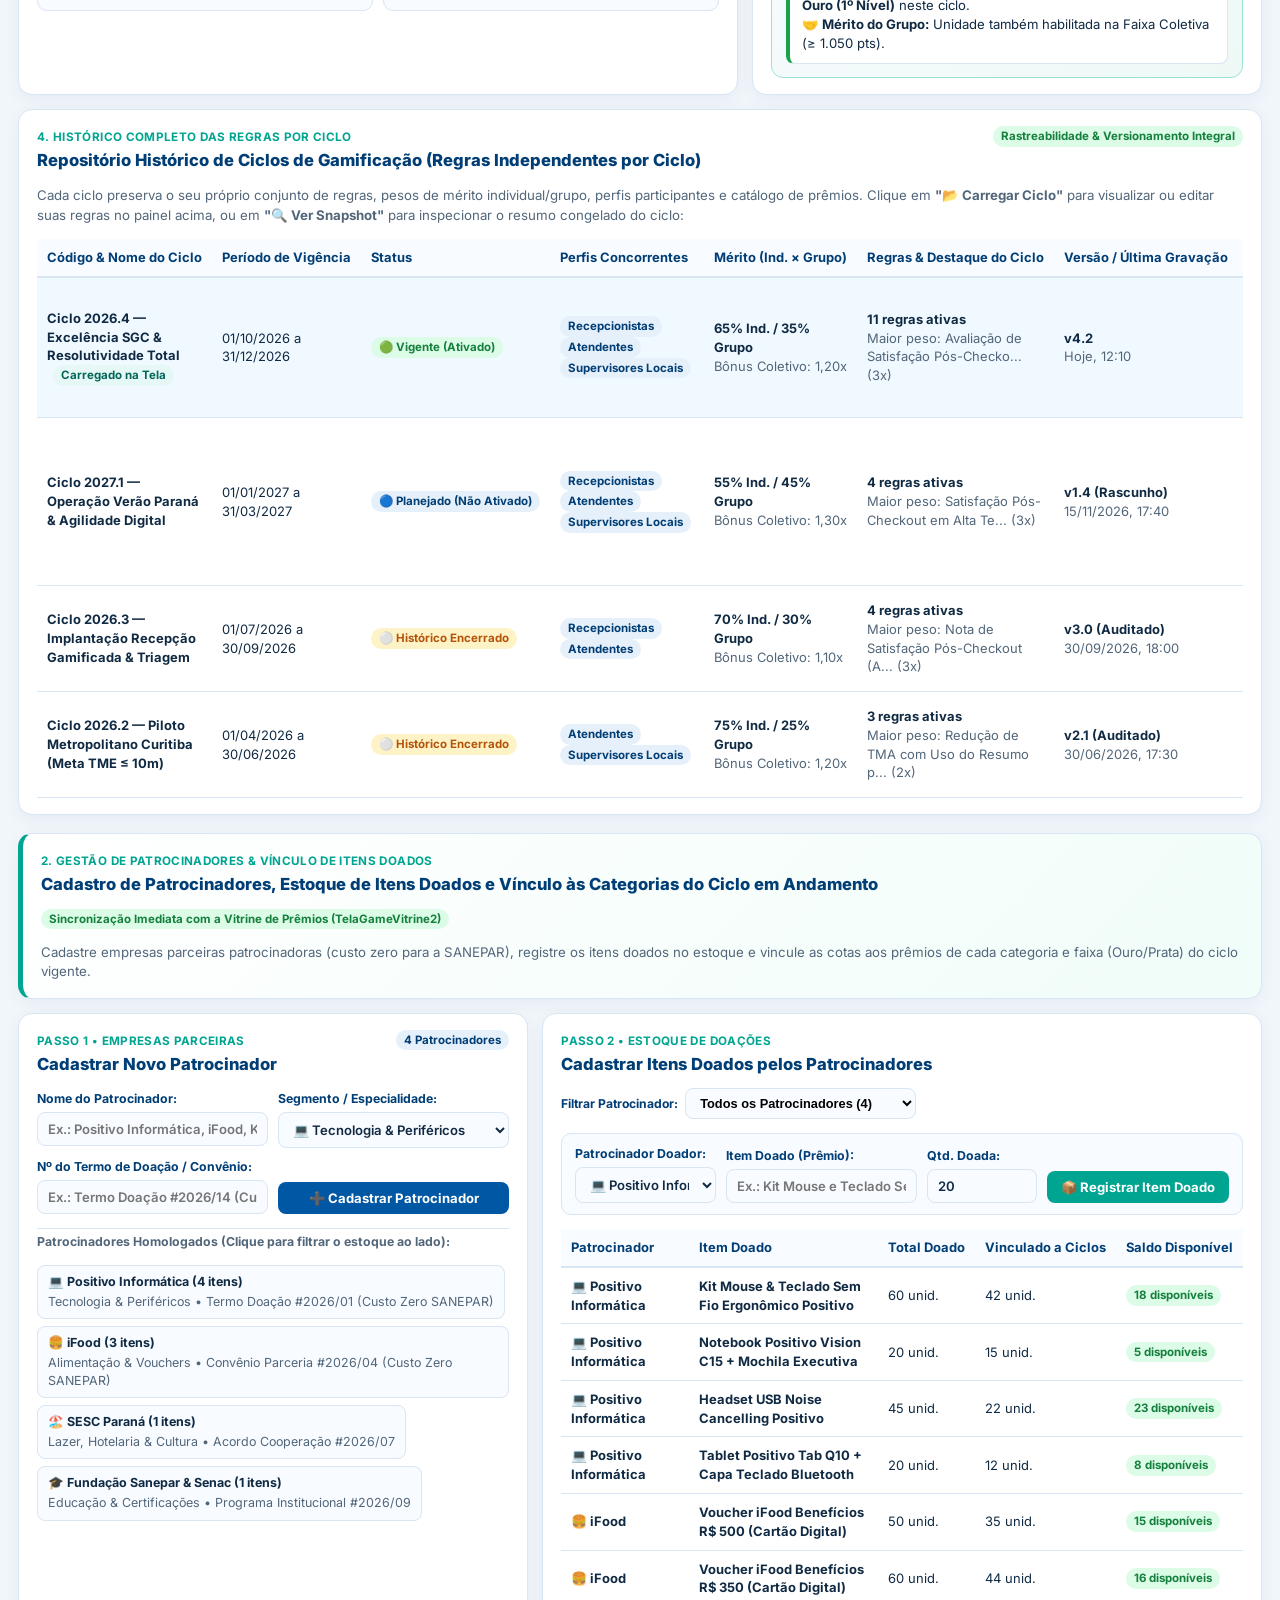
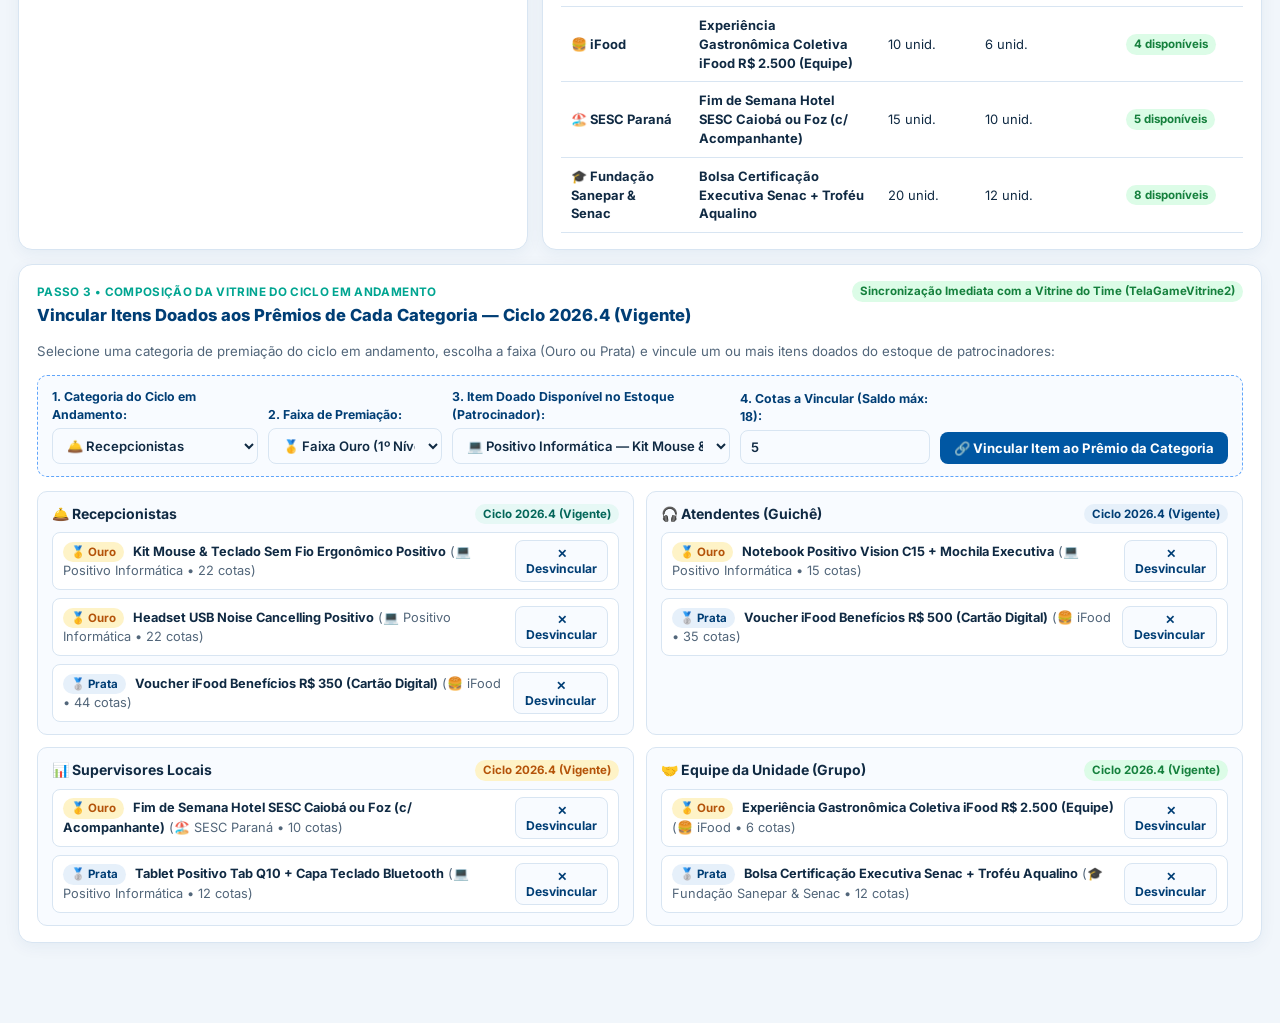
<file: TelaGameParam.html>
<!DOCTYPE html>
<html lang="pt-BR">
<head>
  <meta charset="UTF-8" />
  <meta name="viewport" content="width=device-width, initial-scale=1.0" />
  <title>SANEPAR — Parametrização Estratégica de Gamificação (TelaGameParam)</title>
  <link rel="preconnect" href="https://fonts.googleapis.com" />
  <link rel="preconnect" href="https://fonts.gstatic.com" crossorigin />
  <link href="https://fonts.googleapis.com/css2?family=Inter:wght@400;500;600;700;800&display=swap" rel="stylesheet" />
  <link rel="stylesheet" href="gameparam.css" />
</head>
<body>
  <div class="game-shell">
    <!-- CABEÇALHO CORPORATIVO CLEAN (MESMA IDENTIDADE VISUAL DE TelaCidadao.html) -->
    <header class="topbar">
      <div class="brand">
        <div class="brand-icon">
          <img src="Sanepar_logo.png" alt="Logo SANEPAR" class="brand-logo-img" />
        </div>
        <div>
          <h1 class="brand-name">SANEPAR • Parametrização Estratégica de Gamificação</h1>
          <p class="brand-subtitle">
            Gestão de Regras por Ciclo • <strong>Mérito Individual &amp; Mérito do Grupo</strong> • Recepcionistas, Atendentes e Supervisores Locais • <strong>Gestão de Patrocinadores &amp; Prêmios</strong>
          </p>
        </div>
      </div>

      <div class="realtime-ticker" aria-live="polite">
        <span class="pulse-dot"></span>
        <span>Ciclo em Edição: <strong id="top-active-cycle-badge">Ciclo 2026.4 (Vigente)</strong></span>
        <span>• Relógio: <strong id="live-clock-display">12:10:00</strong></span>
        <span class="lgpd-pill" title="Conformidade estrita com a Lei nº 13.709/2018 (LGPD)">
          🔒 Governança &amp; LGPD
        </span>
      </div>

      <div class="topbar-links">
        <a href="index.html" id="btn-voltar-index" class="btn-icon btn-home-link" title="Voltar para a tela inicial (Index.html)">🏠 Início</a>
        <a href="TelaGameVitrine2.html" class="btn-icon">🏆 Vitrine de Prêmios</a>
        <button type="button" id="btn-reset-gameparam" class="btn-icon">↺ Restaurar Padrão</button>
      </div>
    </header>

    <!-- NAVEGAÇÃO RÁPIDA ENTRE MÓDULOS DE GESTÃO DA GAMIFICAÇÃO -->
    <nav class="main-tabs-nav" aria-label="Módulos de Parametrização e Gestão de Patrocínios">
      <button type="button" class="main-tab-btn active" id="tab-btn-rules-cycles" data-scroll-target="cycle-bar-section">
        <span class="tab-icon">⚙️</span>
        <div>
          <strong>1. Parametrização de Regras, Pesos, Faixas &amp; Ciclos</strong>
          <small>Governança de Ciclos, Perfis Concorrentes, Mérito Individual × Grupo, Motor de Regras e Simulador</small>
        </div>
      </button>

      <button type="button" class="main-tab-btn" id="tab-btn-sponsors-mgmt" data-scroll-target="view-admin-management">
        <span class="tab-icon">🔐</span>
        <div>
          <strong>2. Gestão de Patrocinadores &amp; Vínculo de Itens Doados</strong>
          <small>Exclusivo Time de Gestão SANEPAR • Cadastrar Patrocinadores, Doações e Vincular ao Ciclo Vigente</small>
        </div>
      </button>
    </nav>

    <!-- BARRA DE GESTÃO DO CICLO ATUAL (SELEÇÃO, CRIAÇÃO, VIGÊNCIA, ATIVAÇÃO/ENCERRAMENTO/EXCLUSÃO E GRAVAÇÃO NO HISTÓRICO) -->
    <section class="cycle-bar" id="cycle-bar-section" aria-label="Seleção e Configuração de Ciclo de Gamificação">
      <div class="cycle-bar-header">
        <div>
          <span class="section-tag">Governança de Ciclos Independentes • Cada Ciclo Possui Suas Próprias Regras</span>
          <h2 class="cycle-bar-title">Selecione um Ciclo do Histórico para Inspecionar/Editar ou Crie um Novo Ciclo</h2>
        </div>
        <div class="cycle-bar-actions">
          <button type="button" id="btn-new-cycle" class="btn btn-secondary btn-sm">
            ➕ Criar Novo Ciclo (Clonar Regras Atuais)
          </button>
          <button type="button" id="btn-activate-cycle" class="btn btn-teal btn-sm hidden" title="Ativar este ciclo planejado na rede">
            🟢 Ativar Ciclo
          </button>
          <button type="button" id="btn-delete-cycle" class="btn btn-danger btn-sm hidden" title="Apagar ciclo que foi criado mas ainda não chegou a ser ativado">
            🗑️ Apagar Ciclo (Não Ativado)
          </button>
          <button type="button" id="btn-close-cycle" class="btn btn-amber btn-sm hidden" title="Ciclos que já foram ativados não podem ser apagados, apenas encerrados">
            🔒 Encerrar Ciclo Ativado
          </button>
          <button type="button" id="btn-save-cycle" class="btn btn-primary btn-sm">
            💾 Salvar Alterações nas Regras deste Ciclo
          </button>
        </div>
      </div>

      <div id="cycle-readonly-banner" class="readonly-lock-banner hidden" role="status" aria-live="polite">
        🔒 <strong>Ciclo com Histórico Encerrado (Modo Somente Visualização):</strong> As regras, pesos, perfis e faixas de pontuação deste ciclo estão congelados para auditoria histórica e não podem ser alterados nem excluídos.
      </div>

      <div class="cycle-fields-grid">
        <div class="field-box">
          <label for="select-active-cycle">1. Ciclo Carregado na Tela:</label>
          <select id="select-active-cycle"></select>
        </div>

        <div class="field-box">
          <label for="input-cycle-name">2. Nome / Identificação do Ciclo:</label>
          <input type="text" id="input-cycle-name" placeholder="Ex.: Ciclo 2026.4 — Excelência SGC & Atendimento" />
        </div>

        <div class="field-box">
          <label for="input-cycle-start">3. Início da Vigência:</label>
          <input type="date" id="input-cycle-start" />
        </div>

        <div class="field-box">
          <label for="input-cycle-end">4. Fim da Vigência:</label>
          <input type="date" id="input-cycle-end" />
        </div>

        <div class="field-box">
          <label for="select-cycle-status">5. Status do Ciclo:</label>
          <select id="select-cycle-status">
            <option value="VIGENTE">🟢 Vigente (Ciclo Ativo na Rede)</option>
            <option value="PLANEJADO">🔵 Planejado / Rascunho (Ciclo Futuro)</option>
            <option value="ENCERRADO">⚪ Encerrado (Histórico Auditado)</option>
          </select>
        </div>
      </div>

      <div id="cycle-save-feedback" class="save-feedback-banner hidden" role="status" aria-live="polite"></div>
    </section>

    <!-- PAINEL DO MASCOTE AQUALINO (TIRA-DÚVIDAS DE UTILIZAÇÃO DA TELA + SÍNTESE DO CICLO) + 4 KPIS -->
    <section class="dashboard-strip" aria-label="Assistente Aqualino e Indicadores do Ciclo de Gamificação">
      <div class="mascot-game-card" id="aqualino-game-panel">
        <div class="mascot-avatar-wrap">
          <img src="MascoteHQ.png" alt="Mascote Aqualino SANEPAR" class="mascot-img" />
          <span class="mascot-status-pill">💧 Aqualino • Consultor da Tela</span>
        </div>

        <div class="mascot-game-content">
          <div class="mascot-head-row">
            <div>
              <span class="tag tag-teal" id="game-cycle-status-badge">Ciclo Vigente • Regras Ativas</span>
              <h2 class="mascot-title">Orientação Estratégica &amp; Tira-Dúvidas de Utilização da Tela</h2>
            </div>
            <span class="version-pill" id="game-cycle-version-lbl">Versão da Regra: v4.2</span>
          </div>

          <!-- Balão Dinâmico do Aqualino -->
          <div id="aqualino-game-bubble" class="mascot-bubble" aria-live="polite"></div>

          <!-- Caixa de Perguntas Diretas ao Aqualino sobre a Utilização da Tela -->
          <div class="aqualino-ask-box">
            <form id="form-ask-aqualino-game" class="aqualino-ask-form">
              <input
                id="input-ask-aqualino-game"
                type="text"
                placeholder="Tem dúvida sobre como usar esta tela? Pergunte ao Aqualino (ex.: como configurar mérito do grupo, criar ciclo, incluir supervisores)..."
              />
              <button type="button" id="btn-voice-aqualino-game" class="btn-mic-sup" title="Perguntar por voz">
                🎤 Voz
              </button>
              <button type="submit" class="btn btn-primary btn-sm">Perguntar ao Aqualino</button>
            </form>

            <div class="aqualino-quick-chips">
              <span class="quick-chip-label">Dúvidas rápidas sobre a tela:</span>
              <button type="button" class="chip-ask-game" data-q="Como parametrizar o peso entre mérito individual e mérito do grupo?">
                ⚖️ Mérito Individual × Grupo
              </button>
              <button type="button" class="chip-ask-game" data-q="Como configurar quais perfis (recepcionistas, atendentes e supervisores locais) concorrem aos prêmios?">
                👥 Perfis Concorrentes
              </button>
              <button type="button" class="chip-ask-game" data-q="Como funciona o histórico de regras de cada ciclo e como criar um ciclo com regras próprias?">
                🗂️ Histórico de Ciclos
              </button>
              <button type="button" class="chip-ask-game" data-q="Como editar pontos, metas, pesos ou adicionar uma nova regra de gamificação?">
                ⚙️ Editar e Criar Regras
              </button>
              <button type="button" class="chip-ask-game" data-q="Como usar o simulador para testar a pontuação e os prêmios de um profissional e sua unidade?">
                🧮 Simulador de Prêmios
              </button>
              <button type="button" class="chip-ask-game" data-q="Como cadastrar novos patrocinadores, registrar itens doados e vincular aos prêmios das categorias do ciclo em andamento?">
                🤝 Patrocinadores &amp; Vínculo de Itens Doados
              </button>
            </div>
          </div>
        </div>
      </div>

      <!-- 4 CARDS RESUMO DO CICLO SELECIONADO -->
      <div class="kpi-4-grid">
        <article class="kpi-card">
          <div class="kpi-top">
            <span class="kpi-label">Divisão: Individual × Grupo</span>
            <span class="tag tag-blue" id="kpi-merit-tag">Equilíbrio Ativo</span>
          </div>
          <div class="kpi-big text-blue" id="kpi-merit-split">65% / 35%</div>
          <div class="kpi-foot">
            <span id="kpi-merit-desc">65% Mérito Individual • 35% Mérito do Grupo</span>
          </div>
        </article>

        <article class="kpi-card">
          <div class="kpi-top">
            <span class="kpi-label">Perfis Concorrendo no Ciclo</span>
            <span class="tag tag-green" id="kpi-roles-tag">3 Categorias</span>
          </div>
          <div class="kpi-big text-teal" id="kpi-roles-count">3 Perfis</div>
          <div class="kpi-foot">
            <span id="kpi-roles-list">Recepcionistas, Atendentes e Supervisores</span>
          </div>
        </article>

        <article class="kpi-card">
          <div class="kpi-top">
            <span class="kpi-label">Regras Ativas neste Ciclo</span>
            <span class="tag tag-teal" id="kpi-rules-tag">Parametrizadas</span>
          </div>
          <div class="kpi-big text-green" id="kpi-rules-count">11 Regras</div>
          <div class="kpi-foot">
            <span id="kpi-rules-breakdown">8 Individuais + 3 Coletivas (Grupo)</span>
          </div>
        </article>

        <article class="kpi-card">
          <div class="kpi-top">
            <span class="kpi-label">Histórico de Ciclos Salvos</span>
            <span class="tag tag-amber" id="kpi-history-tag">Auditável</span>
          </div>
          <div class="kpi-big" id="kpi-cycles-total">4 Ciclos</div>
          <div class="kpi-foot">
            <span>Última gravação: <strong id="kpi-last-saved">Hoje, 12:10</strong></span>
          </div>
        </article>
      </div>
    </section>

    <!-- GRADE PRINCIPAL DE PARAMETRIZAÇÃO -->
    <main class="gameparam-grid">
      <!-- BLOCO 1: PERFIS CONCORRENTES AOS PRÊMIOS + PONDERAÇÃO MÉRITO INDIVIDUAL VS. GRUPO -->
      <section class="card span-12">
        <div class="card-header-flex">
          <div>
            <span class="section-tag">1. Participantes &amp; Ponderação de Mérito do Ciclo</span>
            <h2>Perfis Concorrendo aos Prêmios e Equilíbrio entre Mérito Individual e Mérito do Grupo</h2>
          </div>
          <span class="tag tag-blue" id="block1-cycle-indicator">Configuração exclusiva do Ciclo 2026.4</span>
        </div>

        <div class="participants-and-weights-grid">
          <!-- 1.1 Perfis Concorrentes -->
          <div class="roles-config-panel">
            <h3 class="subpanel-title">👥 Perfis Elegíveis que Concorrem aos Prêmios neste Ciclo</h3>
            <p class="subpanel-desc">
              Habilite ou desabilite quais funções participam da premiação neste ciclo e defina os critérios mínimos de elegibilidade:
            </p>

            <div class="role-cards-stack">
              <!-- Recepcionistas -->
              <div class="role-param-card" id="role-card-recepcao">
                <div class="role-card-top">
                  <label class="role-switch-label">
                    <input type="checkbox" id="chk-role-recepcao" checked />
                    <span class="role-title">🛎️ Recepcionistas das Centrais</span>
                  </label>
                  <span class="tag tag-green" id="badge-role-recepcao">Concorrendo ✓</span>
                </div>
                <p class="role-desc">
                  Avaliados por agilidade no check-in de chegada, conferência documental assertiva, resolução expressa (fila evitada) e cordialidade na triagem.
                </p>
                <div class="role-elig-row">
                  <label>
                    Mín. triagens/mês:
                    <input type="number" id="input-min-att-recepcao" min="10" max="1000" value="180" />
                  </label>
                  <label>
                    Assiduidade mín. (%):
                    <input type="number" id="input-min-pres-recepcao" min="50" max="100" value="92" />
                  </label>
                </div>
              </div>

              <!-- Atendentes -->
              <div class="role-param-card" id="role-card-atendente">
                <div class="role-card-top">
                  <label class="role-switch-label">
                    <input type="checkbox" id="chk-role-atendente" checked />
                    <span class="role-title">🎧 Atendentes de Guichê</span>
                  </label>
                  <span class="tag tag-green" id="badge-role-atendente">Concorrendo ✓</span>
                </div>
                <p class="role-desc">
                  Avaliados pela nota de satisfação pós-checkout (maior peso), resolutividade no 1º atendimento (FCR), cumprimento de TMA/TME e qualidade do registro SGC.
                </p>
                <div class="role-elig-row">
                  <label>
                    Mín. atendimentos/mês:
                    <input type="number" id="input-min-att-atendente" min="10" max="1000" value="140" />
                  </label>
                  <label>
                    % mín. senhas avaliadas:
                    <input type="number" id="input-min-eval-atendente" min="10" max="100" value="65" />
                  </label>
                </div>
              </div>

              <!-- Supervisores Locais -->
              <div class="role-param-card" id="role-card-supervisor">
                <div class="role-card-top">
                  <label class="role-switch-label">
                    <input type="checkbox" id="chk-role-supervisor" checked />
                    <span class="role-title">📊 Supervisores Locais de Unidade</span>
                  </label>
                  <span class="tag tag-green" id="badge-role-supervisor">Concorrendo ✓</span>
                </div>
                <p class="role-desc">
                  Avaliados pela manutenção do TME da unidade na meta (≤ 10m), escalonamento inteligente de turnos/almoço, atuação rápida em alertas e NPS global da Central.
                </p>
                <div class="role-elig-row">
                  <label>
                    % dias TME na meta:
                    <input type="number" id="input-min-sla-supervisor" min="10" max="100" value="85" />
                  </label>
                  <label>
                    Engajamento equipe (%):
                    <input type="number" id="input-min-team-supervisor" min="10" max="100" value="80" />
                  </label>
                </div>
              </div>
            </div>
          </div>

          <!-- 1.2 Ponderação Mérito Individual vs. Mérito do Grupo -->
          <div class="merit-balance-panel">
            <h3 class="subpanel-title">⚖️ Ponderação: Mérito Individual × Mérito do Grupo (Unidade)</h3>
            <p class="subpanel-desc">
              Defina quanto da nota final de premiação vem do desempenho individual de cada profissional e quanto vem do resultado coletivo conquistado em equipe pela Central de Relacionamento:
            </p>

            <div class="merit-slider-box">
              <div class="merit-labels-row">
                <div class="merit-pill ind-pill">
                  <span>🏅 Peso do Mérito Individual</span>
                  <strong id="lbl-weight-ind">65%</strong>
                </div>
                <div class="merit-pill grp-pill">
                  <span>🤝 Peso do Mérito do Grupo (Unidade)</span>
                  <strong id="lbl-weight-grp">35%</strong>
                </div>
              </div>

              <input
                type="range"
                id="range-merit-individual"
                min="20"
                max="90"
                step="5"
                value="65"
                aria-label="Ajustar proporção entre Mérito Individual e Mérito do Grupo"
              />

              <div class="merit-visual-bar">
                <div id="bar-merit-ind" class="bar-seg-ind" style="width: 65%">65% Individual</div>
                <div id="bar-merit-grp" class="bar-seg-grp" style="width: 35%">35% Grupo</div>
              </div>
            </div>

            <div class="group-bonus-rules-box">
              <h4>🚀 Gatilhos Coletivos e Multiplicadores de Grupo</h4>
              <div class="bonus-fields-grid">
                <div class="field-box">
                  <label for="select-group-multiplier">Multiplicador por Meta Coletiva Batida:</label>
                  <select id="select-group-multiplier">
                    <option value="1.20">Bônus Coletivo +20% (Unidade com TME ≤ 10m e NPS ≥ 85)</option>
                    <option value="1.30">Bônus Coletivo +30% (Excelência Total: TME ≤ 8m + NPS ≥ 90 + FCR ≥ 92%)</option>
                    <option value="1.10">Bônus Coletivo +10% (Unidade com TME ≤ 10m no Ciclo)</option>
                    <option value="1.00">Sem Multiplicador Extra (Somente Média Ponderada Ind. × Grupo)</option>
                  </select>
                </div>

                <div class="field-box">
                  <label for="select-coop-rule">Regra de Solidariedade Recepção ↔ Guichê ↔ Supervisão:</label>
                  <select id="select-coop-rule">
                    <option value="INTEGRADA">Ativa: Fila evitada na recepção e suporte em pico pontuam para todo o grupo</option>
                    <option value="PARCIAL">Parcial: Pontuação coletiva apurada apenas pelo NPS e TME final da agência</option>
                    <option value="SEGMENTADA">Segmentada: Meta coletiva separada entre equipe de recepção e equipe de guichês</option>
                  </select>
                </div>
              </div>

              <div class="formula-preview-box" id="formula-preview-banner">
                <strong>📐 Fórmula Ativa neste Ciclo:</strong>
                <code>Pontuação Final = [(Pontos Individuais × 65%) + (Pontos do Grupo × 35%)] × Multiplicador Coletivo (1,20x)</code>
              </div>
            </div>
          </div>
        </div>
      </section>

      <!-- BLOCO 2: TABELA DE REGRAS PARAMETRIZÁVEIS (INDIVIDUAIS POR PERFIL E COLETIVAS DO GRUPO) -->
      <section class="card span-12">
        <div class="card-header-flex">
          <div>
            <span class="section-tag">2. Motor de Regras Parametrizáveis do Ciclo</span>
            <h2 id="rules-section-title">Critérios, Metas, Pontos e Pesos (Mérito Individual &amp; Mérito do Grupo)</h2>
          </div>

          <div class="filter-chips-bar" id="rules-category-tabs">
            <button type="button" class="chip active" data-role-filter="ALL">Todas as Regras</button>
            <button type="button" class="chip" data-role-filter="RECEPCAO">🛎️ Recepcionistas</button>
            <button type="button" class="chip" data-role-filter="ATENDENTE">🎧 Atendentes</button>
            <button type="button" class="chip" data-role-filter="SUPERVISOR">📊 Supervisores Locais</button>
            <button type="button" class="chip" data-role-filter="GRUPO">🤝 Mérito do Grupo (Coletivo)</button>
          </div>
        </div>

        <div class="table-responsive">
          <table class="data-table">
            <thead>
              <tr>
                <th>Ativa</th>
                <th>Perfil / Escopo</th>
                <th>Natureza do Mérito</th>
                <th>Regra / Indicador de Desempenho</th>
                <th>Meta / Parâmetro Alvo</th>
                <th>Pontos Base (XP)</th>
                <th>Peso / Multiplicador</th>
                <th>Apuração</th>
                <th>Ação</th>
              </tr>
            </thead>
            <tbody id="rules-param-tbody"></tbody>
          </table>
        </div>

        <!-- FORMULÁRIO PARA ADICIONAR NOVA REGRA PARAMETRIZÁVEL AO CICLO -->
        <div class="add-rule-panel">
          <h3>➕ Adicionar Nova Regra Parametrizada a este Ciclo</h3>
          <form id="form-add-rule" class="add-rule-grid">
            <div class="field-box">
              <label for="new-rule-role">Perfil / Escopo:</label>
              <select id="new-rule-role">
                <option value="RECEPCAO">🛎️ Recepcionistas</option>
                <option value="ATENDENTE">🎧 Atendentes (Guichê)</option>
                <option value="SUPERVISOR">📊 Supervisores Locais</option>
                <option value="GRUPO">🤝 Grupo / Equipe da Unidade</option>
              </select>
            </div>

            <div class="field-box">
              <label for="new-rule-merit">Tipo de Mérito:</label>
              <select id="new-rule-merit">
                <option value="INDIVIDUAL">🏅 Mérito Individual</option>
                <option value="GRUPO">🤝 Mérito do Grupo (Coletivo)</option>
              </select>
            </div>

            <div class="field-box">
              <label for="new-rule-name">Nome da Regra / Indicador:</label>
              <input
                type="text"
                id="new-rule-name"
                placeholder="Ex.: Zero Reclamação Ouvidoria no Mês"
                required
              />
            </div>

            <div class="field-box">
              <label for="new-rule-target">Meta / Parâmetro Alvo:</label>
              <input
                type="text"
                id="new-rule-target"
                placeholder="Ex.: 0 ocorrências ou ≥ 95%"
                required
              />
            </div>

            <div class="field-box">
              <label for="new-rule-points">Pontos Base (XP):</label>
              <input type="number" id="new-rule-points" min="5" max="1000" step="5" value="40" required />
            </div>

            <div class="field-box">
              <label for="new-rule-weight">Peso:</label>
              <select id="new-rule-weight">
                <option value="1.0">1,0x (Padrão)</option>
                <option value="1.5">1,5x (Intermediário)</option>
                <option value="2.0">2,0x (Alto Impacto)</option>
                <option value="3.0">3,0x (Prioridade Estratégica)</option>
              </select>
            </div>

            <div class="field-box">
              <label for="new-rule-freq">Frequência:</label>
              <select id="new-rule-freq">
                <option value="Por Atendimento">Por Atendimento</option>
                <option value="Diário">Diário</option>
                <option value="Semanal">Semanal</option>
                <option value="Mensal / Ciclo">Mensal / Ciclo</option>
              </select>
            </div>

            <div class="field-box add-rule-btn-wrap">
              <button type="submit" class="btn btn-teal">➕ Incluir Regra no Ciclo</button>
            </div>
          </form>
        </div>
      </section>

      <!-- BLOCO 3: FAIXAS DE PONTUAÇÃO PARA PREMIAÇÃO (7 COLUNAS) + SIMULADOR DE PONTUAÇÃO (5 COLUNAS) -->
      <section class="card span-7">
        <div class="card-header-flex">
          <div>
            <span class="section-tag">3. Catálogo de Prêmios &amp; Reconhecimentos do Ciclo</span>
            <h2>Premiações por Perfil (Mérito Individual) e Premiação Coletiva do Grupo</h2>
          </div>
          <span class="tag tag-teal">Faixas de Pontuação por Ciclo</span>
        </div>

        <p class="section-desc">
          Parametrize as faixas de pontuação mínima exigidas para habilitação nas categorias <strong>Ouro</strong> e <strong>Prata</strong> dos <strong>Recepcionistas</strong>, <strong>Atendentes</strong>, <strong>Supervisores Locais</strong> e da <strong>Equipe Campeã (Grupo)</strong> neste ciclo (a definição específica dos itens de prêmio é realizada em tela dedicada):
        </p>

        <div id="prizes-config-grid" class="prizes-grid"></div>
      </section>

      <section class="card span-5">
        <div class="card-header-flex">
          <div>
            <span class="section-tag">Simulador Estratégico de Regras</span>
            <h2>Simular Pontuação &amp; Prêmio no Ciclo</h2>
          </div>
          <span class="tag tag-blue">Teste em Tempo Real</span>
        </div>

        <p class="section-desc">
          Verifique como as regras e pesos parametrizados para o ciclo atual calculam a nota de um participante somando seu <strong>Mérito Individual</strong> ao <strong>Mérito do Grupo</strong>:
        </p>

        <div class="sim-controls-stack">
          <div class="field-box">
            <label for="sim-select-role">1. Perfil do Concorrente Simulado:</label>
            <select id="sim-select-role">
              <option value="RECEPCAO">🛎️ Recepcionista de Central de Relacionamento</option>
              <option value="ATENDENTE" selected>🎧 Atendente de Guichê Presencial</option>
              <option value="SUPERVISOR">📊 Supervisor Local de Unidade</option>
            </select>
          </div>

          <div class="field-box">
            <label for="sim-range-ind">
              2. Desempenho nas Metas Individuais do Perfil: <strong id="sim-lbl-ind-pct">88% de cumprimento</strong>
            </label>
            <input type="range" id="sim-range-ind" min="40" max="100" step="2" value="88" />
          </div>

          <div class="field-box">
            <label for="sim-range-grp">
              3. Desempenho Coletivo da Unidade (Grupo): <strong id="sim-lbl-grp-pct">92% das metas da agência</strong>
            </label>
            <input type="range" id="sim-range-grp" min="40" max="100" step="2" value="92" />
          </div>

          <div class="field-box">
            <label class="role-switch-label">
              <input type="checkbox" id="sim-chk-collective-goal" checked />
              <span>Unidade bateu a Meta Coletiva do Ciclo (TME ≤ 10m e NPS ≥ 85)</span>
            </label>
          </div>
        </div>

        <div class="sim-result-card" id="sim-result-box">
          <div class="sim-metrics-row">
            <div class="sim-metric">
              <small>Pontos Individuais (Brutos)</small>
              <strong id="sim-val-ind-raw">1.120 pts</strong>
              <span id="sim-val-ind-weighted">Ponderado (65%): 728 pts</span>
            </div>
            <div class="sim-metric">
              <small>Pontos do Grupo (Unidade)</small>
              <strong id="sim-val-grp-raw">960 pts</strong>
              <span id="sim-val-grp-weighted">Ponderado (35%): 336 pts</span>
            </div>
            <div class="sim-metric highlight">
              <small>Pontuação Final no Ciclo</small>
              <strong id="sim-val-final-score" class="text-green">1.277 pts</strong>
              <span id="sim-val-mult-applied">Inclui Bônus Coletivo 1,20x</span>
            </div>
          </div>

          <div class="sim-prize-outcome" id="sim-prize-outcome"></div>
        </div>
      </section>

      <!-- BLOCO 4: HISTÓRICO DE REGRAS DE CADA CICLO (GOVERNANÇA, AUDITORIA E COMPARATIVO) -->
      <section class="card span-12">
        <div class="card-header-flex">
          <div>
            <span class="section-tag">4. Histórico Completo das Regras por Ciclo</span>
            <h2>Repositório Histórico de Ciclos de Gamificação (Regras Independentes por Ciclo)</h2>
          </div>
          <span class="tag tag-green">Rastreabilidade &amp; Versionamento Integral</span>
        </div>

        <p class="section-desc">
          Cada ciclo preserva o seu próprio conjunto de regras, pesos de mérito individual/grupo, perfis participantes e catálogo de prêmios. Clique em <strong>"📂 Carregar Ciclo"</strong> para visualizar ou editar suas regras no painel acima, ou em <strong>"🔍 Ver Snapshot"</strong> para inspecionar o resumo congelado do ciclo:
        </p>

        <div class="table-responsive">
          <table class="data-table">
            <thead>
              <tr>
                <th>Código &amp; Nome do Ciclo</th>
                <th>Período de Vigência</th>
                <th>Status</th>
                <th>Perfis Concorrentes</th>
                <th>Mérito (Ind. × Grupo)</th>
                <th>Regras &amp; Destaque do Ciclo</th>
                <th>Versão / Última Gravação</th>
                <th>Ações</th>
              </tr>
            </thead>
            <tbody id="cycles-history-tbody"></tbody>
          </table>
        </div>

        <!-- PAINEL DETALHADO (SNAPSHOT) DE INSPEÇÃO DAS REGRAS DO CICLO SELECIONADO NO HISTÓRICO -->
        <div id="cycle-snapshot-drawer" class="cycle-snapshot-drawer hidden" aria-live="polite"></div>
      </section>
    </main>

    <!-- ===================================================================== -->
    <!-- SESSÃO 2. GESTÃO DE PATROCINADORES & VÍNCULO DE ITENS DOADOS          -->
    <!-- (MOVIDA DE TelaGameVitrine2.html COM TODAS AS SUAS FUNCIONALIDADES)   -->
    <!-- ===================================================================== -->
    <section id="view-admin-management" class="sponsors-mgmt-section" aria-label="2. Gestão de Patrocinadores e Vínculo de Itens Doados">
      <div class="card span-12 sponsors-section-header-card">
        <div class="card-header-flex">
          <div>
            <span class="section-tag">2. Gestão de Patrocinadores &amp; Vínculo de Itens Doados</span>
            <h2>Cadastro de Patrocinadores, Estoque de Itens Doados e Vínculo às Categorias do Ciclo em Andamento</h2>
          </div>
          <span class="tag tag-green">Sincronização Imediata com a Vitrine de Prêmios (TelaGameVitrine2)</span>
        </div>
        <p class="section-desc">
          Cadastre empresas parceiras patrocinadoras (custo zero para a SANEPAR), registre os itens doados no estoque e vincule as cotas aos prêmios de cada categoria e faixa (Ouro/Prata) do ciclo vigente.
        </p>
      </div>

      <div id="admin-feedback-banner" class="save-feedback-banner hidden" role="status" aria-live="polite"></div>

      <!-- PASSO 1 E PASSO 2 LADO A LADO (CADASTRO DE PATROCINADORES + CADASTRO DE ITENS DOADOS) -->
      <div class="admin-top-grid">
        <!-- PASSO 1: CADASTRAR NOVO PATROCINADOR -->
        <section class="card span-5">
          <div class="card-header-flex">
            <div>
              <span class="section-tag">Passo 1 • Empresas Parceiras</span>
              <h2>Cadastrar Novo Patrocinador</h2>
            </div>
            <span class="tag tag-blue" id="admin-sponsors-count-tag">4 Patrocinadores</span>
          </div>

          <form id="form-new-sponsor" class="clean-form-grid">
            <div class="field-box">
              <label for="inp-sp-name">Nome do Patrocinador:</label>
              <input type="text" id="inp-sp-name" placeholder="Ex.: Positivo Informática, iFood, Kalunga..." required />
            </div>

            <div class="field-box">
              <label for="sel-sp-segment">Segmento / Especialidade:</label>
              <select id="sel-sp-segment">
                <option value="Tecnologia & Periféricos">💻 Tecnologia &amp; Periféricos</option>
                <option value="Alimentação & Vouchers">🍔 Alimentação &amp; Vouchers</option>
                <option value="Lazer, Hotelaria & Cultura">🏖️ Lazer, Hotelaria &amp; Cultura</option>
                <option value="Educação & Certificações">🎓 Educação &amp; Certificações</option>
              </select>
            </div>

            <div class="field-box">
              <label for="inp-sp-agreement">Nº do Termo de Doação / Convênio:</label>
              <input type="text" id="inp-sp-agreement" placeholder="Ex.: Termo Doação #2026/14 (Custo Zero SANEPAR)" required />
            </div>

            <div class="field-box btn-align-end">
              <button type="submit" class="btn btn-primary">➕ Cadastrar Patrocinador</button>
            </div>
          </form>

          <div class="sub-list-title">Patrocinadores Homologados (Clique para filtrar o estoque ao lado):</div>
          <div id="admin-sponsors-list" class="sponsors-chips-wrap"></div>
        </section>

        <!-- PASSO 2: CADASTRAR ITENS DOADOS PELOS PATROCINADORES -->
        <section class="card span-7">
          <div class="card-header-flex">
            <div>
              <span class="section-tag">Passo 2 • Estoque de Doações</span>
              <h2>Cadastrar Itens Doados pelos Patrocinadores</h2>
            </div>
            <div class="field-box-inline">
              <label for="filter-stock-sponsor">Filtrar Patrocinador:</label>
              <select id="filter-stock-sponsor"></select>
            </div>
          </div>

          <form id="form-new-donated-item" class="donated-item-form-grid">
            <div class="field-box">
              <label for="sel-item-sponsor">Patrocinador Doador:</label>
              <select id="sel-item-sponsor" required></select>
            </div>

            <div class="field-box">
              <label for="inp-item-name">Item Doado (Prêmio):</label>
              <input type="text" id="inp-item-name" placeholder="Ex.: Kit Mouse e Teclado Sem Fio ou Voucher R$ 400" required />
            </div>

            <div class="field-box">
              <label for="inp-item-qty">Qtd. Doada:</label>
              <input type="number" id="inp-item-qty" min="1" max="500" value="20" required />
            </div>

            <div class="field-box btn-align-end">
              <button type="submit" class="btn btn-teal">📦 Registrar Item Doado</button>
            </div>
          </form>

          <div class="table-responsive">
            <table class="data-table">
              <thead>
                <tr>
                  <th>Patrocinador</th>
                  <th>Item Doado</th>
                  <th>Total Doado</th>
                  <th>Vinculado a Ciclos</th>
                  <th>Saldo Disponível</th>
                </tr>
              </thead>
              <tbody id="donated-items-tbody"></tbody>
            </table>
          </div>
        </section>
      </div>

      <!-- PASSO 3: VINCULAR ITENS DOADOS AOS PRÊMIOS DE CADA CATEGORIA DO CICLO EM ANDAMENTO -->
      <section class="card span-12">
        <div class="card-header-flex">
          <div>
            <span class="section-tag">Passo 3 • Composição da Vitrine do Ciclo em Andamento</span>
            <h2>Vincular Itens Doados aos Prêmios de Cada Categoria — Ciclo 2026.4 (Vigente)</h2>
          </div>
          <span class="tag tag-green">Sincronização Imediata com a Vitrine do Time (TelaGameVitrine2)</span>
        </div>

        <p class="section-desc">
          Selecione uma categoria de premiação do ciclo em andamento, escolha a faixa (Ouro ou Prata) e vincule um ou mais itens doados do estoque de patrocinadores:
        </p>

        <form id="form-link-item-to-prize" class="link-prize-form-grid">
          <div class="field-box">
            <label for="sel-link-category">1. Categoria do Ciclo em Andamento:</label>
            <select id="sel-link-category">
              <option value="RECEPCAO">🛎️ Recepcionistas</option>
              <option value="ATENDENTE">🎧 Atendentes de Guichê</option>
              <option value="SUPERVISOR">📊 Supervisores Locais</option>
              <option value="GRUPO">🤝 Equipe da Unidade (Mérito do Grupo)</option>
            </select>
          </div>

          <div class="field-box">
            <label for="sel-link-tier">2. Faixa de Premiação:</label>
            <select id="sel-link-tier">
              <option value="OURO">🥇 Faixa Ouro (1º Nível)</option>
              <option value="PRATA">🥈 Faixa Prata (2º Nível)</option>
            </select>
          </div>

          <div class="field-box">
            <label for="sel-link-donated-item">3. Item Doado Disponível no Estoque (Patrocinador):</label>
            <select id="sel-link-donated-item" required></select>
          </div>

          <div class="field-box">
            <label for="inp-link-qty">4. Cotas a Vincular (Saldo máx: <span id="lbl-max-link-qty">18</span>):</label>
            <input type="number" id="inp-link-qty" min="1" value="5" required />
          </div>

          <div class="field-box btn-align-end">
            <button type="submit" id="btn-submit-link-prize" class="btn btn-primary">🔗 Vincular Item ao Prêmio da Categoria</button>
          </div>
        </form>

        <div id="link-qty-error-msg" class="error-feedback-banner hidden" role="alert" aria-live="assertive"></div>

        <!-- Grade Clean das 4 Categorias do Ciclo em Andamento mostrando os itens doados vinculados -->
        <div id="active-cycle-prize-links-grid" class="linked-categories-grid"></div>
      </section>
    </section>

    <!-- BOTÃO FLUTUANTE DO AQUALINO -->
    <button
      type="button"
      id="btn-floating-aqualino-game"
      class="floating-aqualino-btn"
      title="Tirar dúvidas sobre esta tela com o Aqualino"
    >
      <img src="MascoteHQ.png" alt="Aqualino" />
      <span>Dúvidas? Pergunte ao Aqualino</span>
    </button>
  </div>

  <script src="gameparam.js"></script>
</body>
</html>
</file>
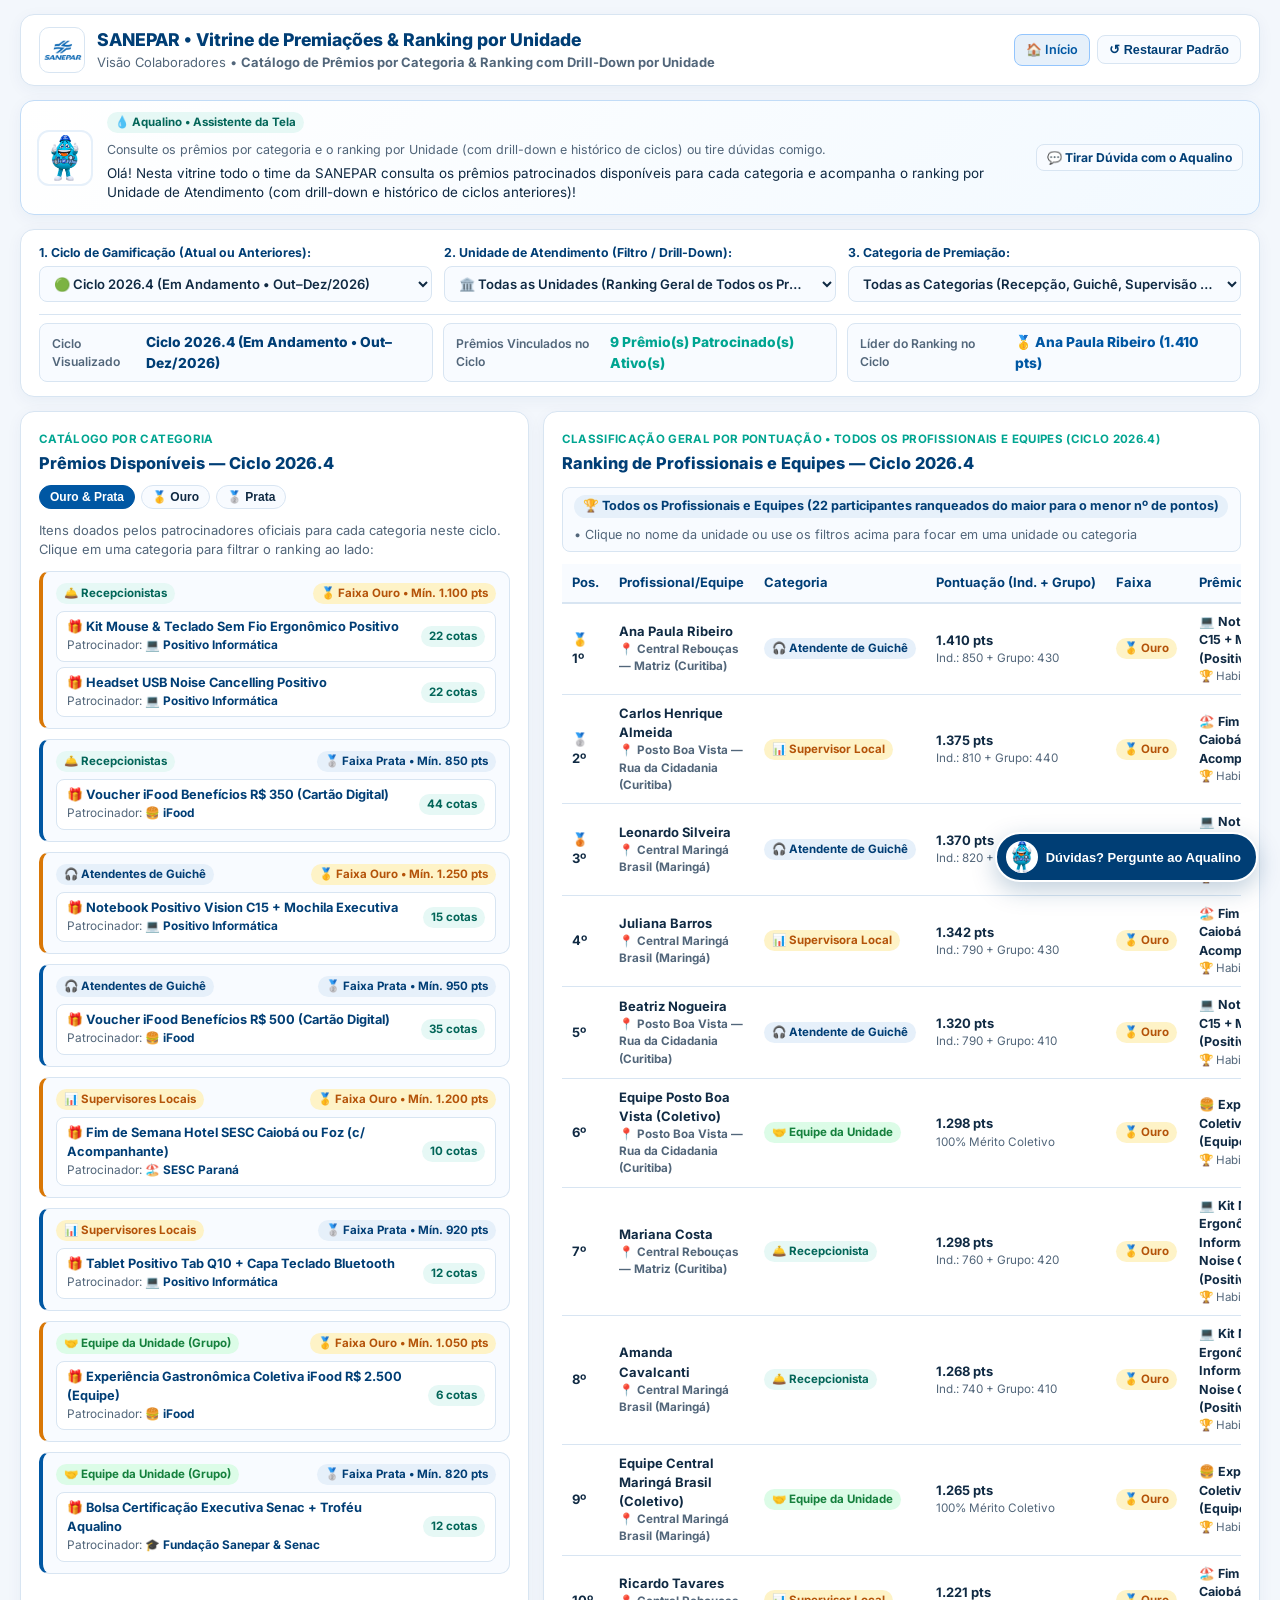
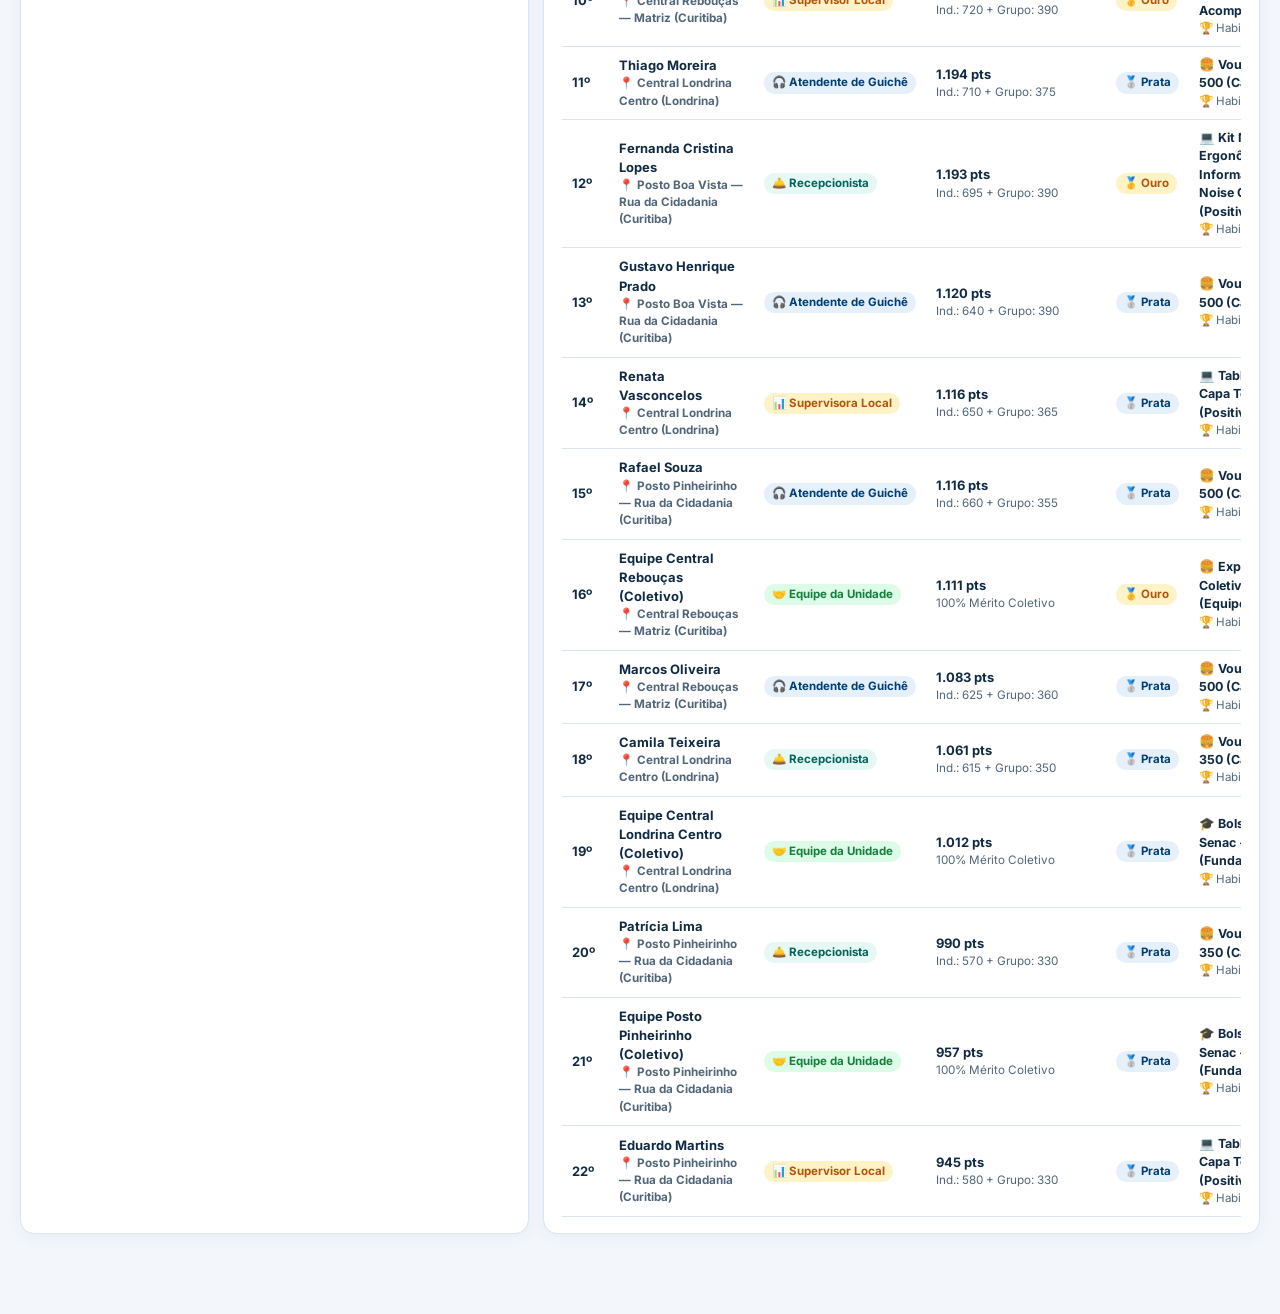
<file: TelaGameVitrine2.html>
<!DOCTYPE html>
<html lang="pt-BR">
<head>
  <meta charset="UTF-8" />
  <meta name="viewport" content="width=device-width, initial-scale=1.0" />
  <title>SANEPAR — Vitrine de Prêmios, Ranking por Unidade e Gestão de Patrocínios (TelaGameVitrine2)</title>
  <link rel="preconnect" href="https://fonts.googleapis.com" />
  <link rel="preconnect" href="https://fonts.gstatic.com" crossorigin />
  <link href="https://fonts.googleapis.com/css2?family=Inter:wght@400;500;600;700;800&display=swap" rel="stylesheet" />
  <link rel="stylesheet" href="gamevitrine2.css" />
</head>
<body>
  <div class="v2-shell">
    <!-- CABEÇALHO CORPORATIVO CLEAN (MESMA IDENTIDADE VISUAL DE TelaCidadao.html) -->
    <header class="topbar">
      <div class="brand">
        <div class="brand-icon">
          <img src="Sanepar_logo.png" alt="Logo SANEPAR" class="brand-logo-img" />
        </div>
        <div>
          <h1 class="brand-name">SANEPAR • Vitrine de Premiações &amp; Ranking por Unidade</h1>
          <p class="brand-subtitle">
            Visão Colaboradores • <strong>Catálogo de Prêmios por Categoria &amp; Ranking com Drill-Down por Unidade</strong>
          </p>
        </div>
      </div>

      <div class="topbar-links">
        <a href="index.html" id="btn-voltar-index" class="btn-icon btn-home-link" title="Voltar para a tela inicial (Index.html)">🏠 Início</a>
        <button type="button" id="btn-reset-v2" class="btn-icon">↺ Restaurar Padrão</button>
      </div>
    </header>

    <!-- BARRA COMPACTA E CLEAN DO MASCOTE AQUALINO (TIRA-DÚVIDAS DE UTILIZAÇÃO DA TELA) -->
    <section class="aqualino-clean-bar" id="aqualino-v2-panel" aria-label="Assistente Aqualino">
      <div class="aqualino-bar-main">
        <img src="MascoteHQ.png" alt="Mascote Aqualino SANEPAR" class="mascot-img-clean" />
        <div class="aqualino-bar-text">
          <div class="aqualino-bar-head">
            <span class="tag tag-teal">💧 Aqualino • Assistente da Tela</span>
            <span class="text-muted" id="aqualino-context-hint">
              Consulte os prêmios por categoria e o ranking por Unidade (com drill-down e histórico de ciclos) ou tire dúvidas comigo.
            </span>
          </div>
          <div id="aqualino-v2-bubble" class="aqualino-clean-bubble" aria-live="polite">
            Olá! Nesta vitrine todo o time da SANEPAR consulta os prêmios patrocinados disponíveis para cada categoria e acompanha o ranking por Unidade de Atendimento (com drill-down e histórico de ciclos anteriores)!
          </div>
        </div>
        <button type="button" id="btn-toggle-aqualino-qa" class="btn btn-secondary btn-sm">
          💬 Tirar Dúvida com o Aqualino
        </button>
      </div>

      <!-- Gaveta Expansível de Perguntas ao Aqualino (Mantém a tela limpa quando fechada) -->
      <div id="aqualino-qa-drawer" class="aqualino-qa-drawer hidden">
        <form id="form-ask-aqualino-v2" class="aqualino-ask-form">
          <input
            id="input-ask-aqualino-v2"
            type="text"
            placeholder="Digite sua dúvida sobre como usar esta tela (ex.: como fazer drill-down na unidade, como ver ciclos anteriores)..."
          />
          <button type="button" id="btn-voice-aqualino-v2" class="btn-mic-sup" title="Perguntar por voz">
            🎤 Voz
          </button>
          <button type="submit" class="btn btn-primary btn-sm">Perguntar</button>
        </form>
        <div class="aqualino-quick-chips">
          <span class="quick-chip-label">Perguntas rápidas:</span>
          <button type="button" class="chip-ask-v2" data-q="Como consultar o ranking por unidade de atendimento e usar o drill-down para ver os profissionais da unidade?">
            🏛️ Ranking e Drill-Down por Unidade
          </button>
          <button type="button" class="chip-ask-v2" data-q="Como visualizar os prêmios e o ranking dos ciclos anteriores?">
            🗂️ Ciclos Anteriores
          </button>
          <button type="button" class="chip-ask-v2" data-q="Onde é feito o cadastro de patrocinadores e o vínculo de itens doados?">
            🤝 Gestão de Patrocinadores (TelaGameParam)
          </button>
        </div>
      </div>
    </section>

    <!-- ===================================================================== -->
    <!-- VISÃO DE TODO O TIME SANEPAR (VITRINE + RANKING POR UNIDADE)          -->
    <!-- ===================================================================== -->
    <main id="view-public-team" class="tab-view">
      <!-- Barra Clean de Filtros (Ciclo, Unidade de Atendimento e Categoria) -->
      <section class="clean-filter-strip" aria-label="Filtros da Vitrine e Ranking">
        <div class="filters-3-grid">
          <div class="field-box">
            <label for="sel-public-cycle">1. Ciclo de Gamificação (Atual ou Anteriores):</label>
            <select id="sel-public-cycle">
              <option value="C_2026_4">🟢 Ciclo 2026.4 (Em Andamento • Out–Dez/2026)</option>
              <option value="C_2026_3">⚪ Ciclo 2026.3 (Ciclo Anterior Encerrado • Jul–Set/2026)</option>
              <option value="C_2026_2">⚪ Ciclo 2026.2 (Ciclo Anterior Encerrado • Abr–Jun/2026)</option>
            </select>
          </div>

          <div class="field-box">
            <label for="sel-public-unit">2. Unidade de Atendimento (Filtro / Drill-Down):</label>
            <select id="sel-public-unit">
              <option value="ALL">🏛️ Todas as Unidades (Ranking Geral de Todos os Profissionais e Equipes)</option>
              <option value="U_BOAVISTA">Posto Boa Vista — Rua da Cidadania (Curitiba)</option>
              <option value="U_MARINGA">Central Maringá Brasil (Maringá)</option>
              <option value="U_REBOUCAS">Central Rebouças — Matriz (Curitiba)</option>
              <option value="U_LONDRINA">Central Londrina Centro (Londrina)</option>
              <option value="U_PINHEIRINHO">Posto Pinheirinho — Rua da Cidadania (Curitiba)</option>
            </select>
          </div>

          <div class="field-box">
            <label for="sel-public-category">3. Categoria de Premiação:</label>
            <select id="sel-public-category">
              <option value="ALL">Todas as Categorias (Recepção, Guichê, Supervisão e Grupo)</option>
              <option value="RECEPCAO">🛎️ Recepcionistas</option>
              <option value="ATENDENTE">🎧 Atendentes de Guichê</option>
              <option value="SUPERVISOR">📊 Supervisores Locais</option>
              <option value="GRUPO">🤝 Equipe da Unidade (Mérito Coletivo)</option>
            </select>
          </div>
        </div>

        <!-- 3 Mini-Indicadores Clean do Escopo Selecionado -->
        <div class="mini-kpis-row">
          <div class="mini-kpi">
            <span>Ciclo Visualizado</span>
            <strong id="pub-kpi-cycle">Ciclo 2026.4 (Em Andamento)</strong>
          </div>
          <div class="mini-kpi">
            <span>Prêmios Vinculados no Ciclo</span>
            <strong id="pub-kpi-prizes" class="text-teal">8 Categorias/Faixas Premadas</strong>
          </div>
          <div class="mini-kpi">
            <span>Líder do Ranking no Ciclo</span>
            <strong id="pub-kpi-leader" class="text-blue">Ana Paula Ribeiro (1.410 pts)</strong>
          </div>
        </div>
      </section>

      <!-- GRADE PRINCIPAL DA ABA 1: ESQUERDA = PRÊMIOS DISPONÍVEIS | DIREITA = RANKING COM DRILL-DOWN POR UNIDADE -->
      <div class="public-split-grid">
        <!-- COLUNA ESQUERDA (5 COLUNAS): PRÊMIOS DISPONÍVEIS PARA CADA PREMIAÇÃO -->
        <section class="card span-5">
          <div class="card-header-flex">
            <div>
              <span class="section-tag">Catálogo por Categoria</span>
              <h2 id="pub-prizes-title">Prêmios Disponíveis — Ciclo 2026.4</h2>
            </div>
            <div class="filter-chips-bar" id="pub-tier-chips">
              <button type="button" class="chip active" data-tier="ALL">Ouro &amp; Prata</button>
              <button type="button" class="chip" data-tier="OURO">🥇 Ouro</button>
              <button type="button" class="chip" data-tier="PRATA">🥈 Prata</button>
            </div>
          </div>

          <p class="section-desc">
            Itens doados pelos patrocinadores oficiais para cada categoria neste ciclo. Clique em uma categoria para filtrar o ranking ao lado:
          </p>

          <div id="pub-prizes-list" class="clean-prizes-stack"></div>
        </section>

        <!-- COLUNA DIREITA (7 COLUNAS): RANKING POR UNIDADE DE ATENDIMENTO (COM DRILL-DOWN) -->
        <section class="card span-7">
          <div class="card-header-flex">
            <div>
              <span class="section-tag" id="pub-ranking-level-tag">Visão Geral • Comparativo por Unidade de Atendimento</span>
              <h2 id="pub-ranking-title">Ranking das Unidades de Atendimento — Ciclo 2026.4</h2>
            </div>
            <button type="button" id="btn-ranking-back-units" class="btn btn-secondary btn-sm hidden">
              ← Voltar ao Ranking de Todas as Unidades
            </button>
          </div>

          <!-- Trilha de Drill-Down (Breadcrumb Clean) -->
          <div class="drill-breadcrumb-bar" id="pub-ranking-breadcrumb"></div>

          <!-- Tabela Clean do Ranking (Nível 1: Unidades | Nível 2: Profissionais da Unidade Selecionada) -->
          <div class="table-responsive">
            <table class="data-table">
              <thead id="pub-ranking-thead"></thead>
              <tbody id="pub-ranking-tbody"></tbody>
            </table>
          </div>
        </section>
      </div>
    </main>

    <!-- BOTÃO FLUTUANTE DO AQUALINO -->
    <button
      type="button"
      id="btn-floating-aqualino-v2"
      class="floating-aqualino-btn"
      title="Tirar dúvidas sobre esta tela com o Aqualino"
    >
      <img src="MascoteHQ.png" alt="Aqualino" />
      <span>Dúvidas? Pergunte ao Aqualino</span>
    </button>
  </div>

  <script src="gamevitrine2.js"></script>
</body>
</html>
</file>
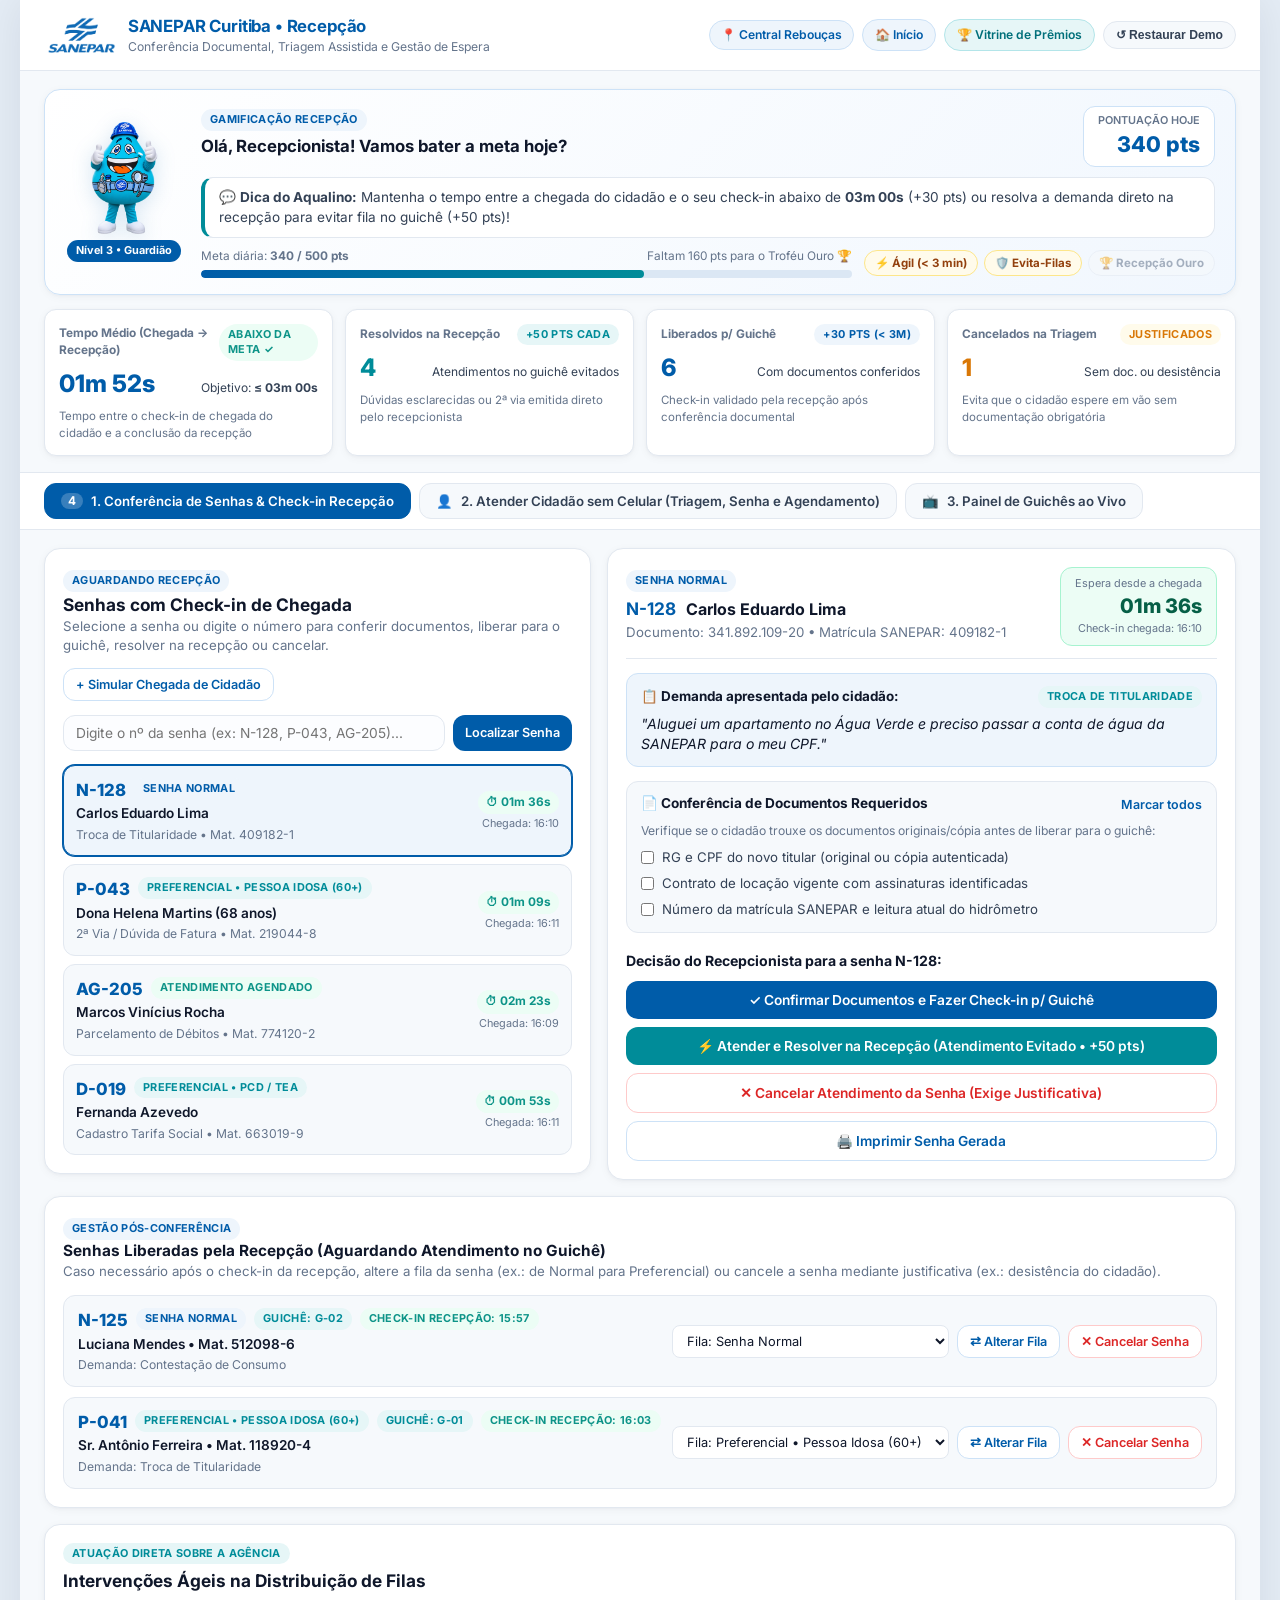
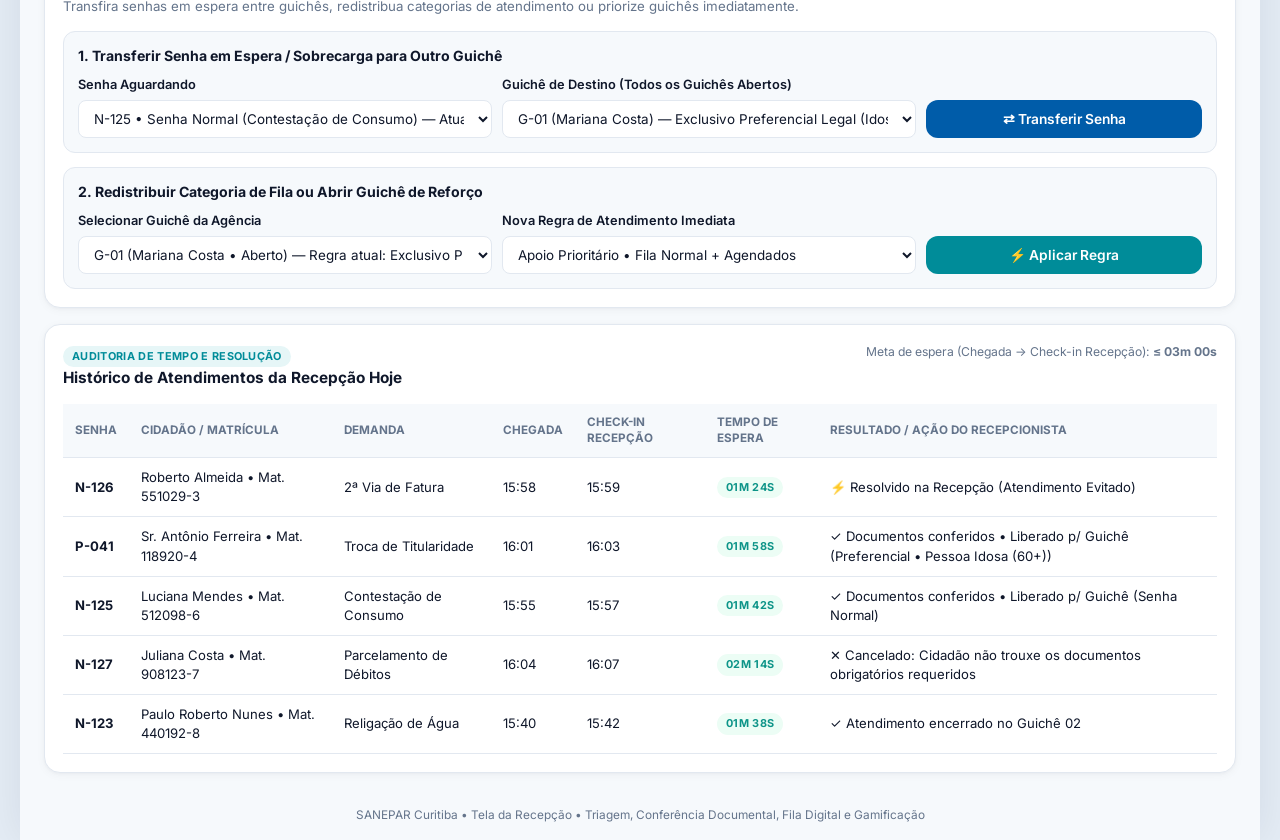
<file: TelaRecepcao.html>
<!DOCTYPE html>
<html lang="pt-BR">

<head>
  <meta charset="UTF-8" />
  <meta name="viewport" content="width=device-width, initial-scale=1.0" />
  <title>SANEPAR Curitiba — Tela da Recepção</title>
  <link rel="preconnect" href="https://fonts.googleapis.com" />
  <link rel="preconnect" href="https://fonts.gstatic.com" crossorigin />
  <link href="https://fonts.googleapis.com/css2?family=Inter:wght@400;500;600;700;800&display=swap" rel="stylesheet" />
  <link rel="stylesheet" href="recepcao.css" />
</head>

<body>
  <div class="reception-shell">
    <!-- CABEÇALHO CLEAN (MESMA IDENTIDADE DE TelaCidadao.html) -->
    <header class="topbar">
      <div class="brand">
        <div class="brand-icon">
          <img src="Sanepar_logo.png" alt="Logo SANEPAR" class="brand-logo-img" />
        </div>
        <div>
          <h1 class="brand-name">SANEPAR Curitiba • Recepção</h1>
          <p class="brand-subtitle">Conferência Documental, Triagem Assistida e Gestão de Espera</p>
        </div>
      </div>

      <div class="topbar-right">
        <div class="unit-badge">
          <span>📍 Central Rebouças</span>
        </div>
        <a href="index.html" id="btn-voltar-index" class="btn-icon btn-home-link"
          title="Voltar para a tela inicial (Index.html)">
          🏠 Início
        </a>
        <a href="TelaGameVitrine2.html" id="btn-abrir-vitrine-game" class="btn-icon btn-vitrine-link"
          title="Abrir Vitrine de Prêmios e Ranking da Gamificação">
          🏆 Vitrine de Prêmios
        </a>
        <button type="button" id="btn-reset-demo" class="btn-icon" title="Restaurar dados de demonstração">
          ↺ Restaurar Demo
        </button>
      </div>
    </header>

    <!-- PAINEL DE GAMIFICAÇÃO (MASCOTE) + INDICADORES DE TEMPO DE ESPERA -->
    <section class="dashboard-strip" aria-label="Gamificação e Indicadores da Recepção">
      <!-- Card do Mascote e Pontuação -->
      <div class="mascot-card">
        <div class="mascot-avatar-wrap">
          <img src="MascoteHQ.png" alt="Mascote SANEPAR" class="mascot-img" />
          <span class="mascot-level-pill" id="mascot-level">Nível 3 • Guardião</span>
        </div>

        <div class="mascot-content">
          <div class="mascot-header-row">
            <div>
              <span class="tag tag-blue">Gamificação Recepção</span>
              <h2 class="mascot-title">Olá, Recepcionista! Vamos bater a meta hoje?</h2>
            </div>
            <div class="score-display">
              <small>Pontuação Hoje</small>
              <strong id="score-points">340 pts</strong>
            </div>
          </div>

          <!-- Balão Motivacional Dinâmico -->
          <div id="mascot-speech" class="mascot-bubble" aria-live="polite">
            💬 <strong>Dica do Aqualino:</strong> Mantenha o tempo entre a chegada do cidadão e o seu check-in abaixo de
            <strong>03m 00s</strong> (+30 pts) ou resolva a demanda direto na recepção para evitar fila no guichê (+50
            pts)!
          </div>

          <!-- Barra de Progresso e Medalhas -->
          <div class="gamification-footer">
            <div class="xp-bar-wrap">
              <div class="xp-labels">
                <span>Meta diária: <strong id="xp-progress-label">340 / 500 pts</strong></span>
                <span id="xp-bonus-hint">Faltam 160 pts para o Troféu Ouro 🏆</span>
              </div>
              <div class="xp-track">
                <div id="xp-fill" class="xp-fill" style="width: 68%"></div>
              </div>
            </div>

            <div class="badges-row">
              <span class="badge-medal earned" id="medal-tempo" title="Média de espera abaixo do objetivo de 3 min">⚡
                Ágil (&lt; 3 min)</span>
              <span class="badge-medal earned" id="medal-resolvedor" title="Demandas resolvidas na própria recepção">🛡️
                Evita-Filas</span>
              <span class="badge-medal" id="medal-ouro" title="Alcançar 500 pontos no dia">🏆 Recepção Ouro</span>
            </div>
          </div>
        </div>
      </div>

      <!-- 4 KPIs Operacionais (Tempo Médio vs Objetivo e Atendimentos Evitados) -->
      <div class="kpi-grid">
        <div class="kpi-card" id="kpi-wait-card">
          <div class="kpi-top">
            <span class="kpi-label">Tempo Médio (Chegada → Recepção)</span>
            <span id="kpi-wait-badge" class="tag tag-green">Abaixo da Meta ✓</span>
          </div>
          <div class="kpi-value-row">
            <strong id="kpi-avg-wait" class="kpi-big">01m 52s</strong>
            <span class="kpi-target">Objetivo: <strong>≤ 03m 00s</strong></span>
          </div>
          <p class="kpi-sub">Tempo entre o check-in de chegada do cidadão e a conclusão da recepção</p>
        </div>

        <div class="kpi-card">
          <div class="kpi-top">
            <span class="kpi-label">Resolvidos na Recepção</span>
            <span class="tag tag-teal">+50 pts cada</span>
          </div>
          <div class="kpi-value-row">
            <strong id="kpi-avoided-count" class="kpi-big text-teal">4</strong>
            <span class="kpi-target">Atendimentos no guichê evitados</span>
          </div>
          <p class="kpi-sub">Dúvidas esclarecidas ou 2ª via emitida direto pelo recepcionista</p>
        </div>

        <div class="kpi-card">
          <div class="kpi-top">
            <span class="kpi-label">Liberados p/ Guichê</span>
            <span class="tag tag-blue">+30 pts (&lt; 3m)</span>
          </div>
          <div class="kpi-value-row">
            <strong id="kpi-released-count" class="kpi-big">6</strong>
            <span class="kpi-target">Com documentos conferidos</span>
          </div>
          <p class="kpi-sub">Check-in validado pela recepção após conferência documental</p>
        </div>

        <div class="kpi-card">
          <div class="kpi-top">
            <span class="kpi-label">Cancelados na Triagem</span>
            <span class="tag tag-amber">Justificados</span>
          </div>
          <div class="kpi-value-row">
            <strong id="kpi-canceled-count" class="kpi-big text-amber">1</strong>
            <span class="kpi-target">Sem doc. ou desistência</span>
          </div>
          <p class="kpi-sub">Evita que o cidadão espere em vão sem documentação obrigatória</p>
        </div>
      </div>
    </section>

    <!-- NAVEGAÇÃO PRINCIPAL DE MÓDULOS DA RECEPÇÃO -->
    <nav class="module-tabs" aria-label="Módulos da Tela Recepção">
      <button type="button" class="tab-btn active" data-tab="tab-conferencia">
        <span class="tab-num" id="badge-pending-count">4</span>
        <span>1. Conferência de Senhas &amp; Check-in Recepção</span>
      </button>
      <button type="button" class="tab-btn" data-tab="tab-sem-celular">
        <span class="tab-icon">👤</span>
        <span>2. Atender Cidadão sem Celular (Triagem, Senha e Agendamento)</span>
      </button>
      <button type="button" class="tab-btn" data-tab="tab-painel-nps">
        <span class="tab-icon">📺</span>
        <span>3. Painel de Guichês ao Vivo</span>
      </button>
    </nav>

    <main class="workspace">
      <!-- =================================================================
           MÓDULO 1: CONFERÊNCIA DE SENHAS COM CHECK-IN DE CHEGADA REALIZADO
           ================================================================= -->
      <section id="tab-conferencia" class="tab-pane">
        <div class="conferencia-layout">
          <!-- Coluna Esquerda: Lista de Senhas que já fizeram check-in de chegada -->
          <div class="card">
            <div class="card-head-row">
              <div>
                <span class="tag tag-blue">Aguardando Recepção</span>
                <h2>Senhas com Check-in de Chegada</h2>
                <p class="text-muted">Selecione a senha ou digite o número para conferir documentos, liberar para o
                  guichê, resolver na recepção ou cancelar.</p>
              </div>
              <button type="button" id="btn-simular-chegada" class="btn btn-secondary btn-sm">
                + Simular Chegada de Cidadão
              </button>
            </div>

            <!-- Busca / Check-in rápido pelo número da senha -->
            <form id="form-busca-senha" class="quick-search-bar">
              <input id="input-busca-senha" type="text"
                placeholder="Digite o nº da senha (ex: N-128, P-043, AG-205)..." />
              <button type="submit" class="btn btn-primary btn-sm">Localizar Senha</button>
            </form>

            <!-- Lista de cartões de senha aguardando conferência -->
            <div id="queue-checkin-list" class="ticket-queue-list"></div>
          </div>

          <!-- Coluna Direita: Mesa de Conferência da Senha Selecionada -->
          <div class="card" id="inspection-card">
            <div id="inspection-empty" class="empty-state hidden">
              <p>Todas as senhas da fila de chegada foram conferidas! Clique em <strong>+ Simular Chegada de
                  Cidadão</strong> ou cadastre um cidadão sem celular na Aba 2.</p>
            </div>

            <div id="inspection-content" class="inspection-body">
              <div class="inspection-header">
                <div>
                  <span id="insp-priority-tag" class="tag tag-blue">Senha Normal</span>
                  <div class="insp-code-row">
                    <h2 id="insp-ticket-code" class="insp-code">N-128</h2>
                    <span id="insp-citizen-name" class="insp-name">Carlos Eduardo Lima</span>
                  </div>
                  <p id="insp-citizen-meta" class="text-muted">CPF: 341.892.109-20 • Matrícula: 409182-1</p>
                </div>

                <!-- Cronômetro do tempo de espera desde o check-in de chegada -->
                <div class="wait-timer-box" id="insp-wait-box">
                  <small>Espera desde a chegada</small>
                  <strong id="insp-wait-elapsed">01m 35s</strong>
                  <span id="insp-arrival-time">Chegada: 16:10</span>
                </div>
              </div>

              <!-- Demanda apresentada pelo cidadão -->
              <div class="demand-detail-box">
                <div class="demand-detail-top">
                  <strong>📋 Demanda apresentada pelo cidadão:</strong>
                  <span id="insp-case-type" class="tag tag-teal">Troca de Titularidade</span>
                </div>
                <p id="insp-demand-text" class="demand-quote"></p>
              </div>

              <!-- Conferência de Documentos Requeridos -->
              <div class="docs-panel">
                <div class="docs-panel-top">
                  <strong>📄 Conferência de Documentos Requeridos</strong>
                  <button type="button" id="btn-marcar-todos-docs" class="btn-link">Marcar todos</button>
                </div>
                <p class="text-muted small-note">Verifique se o cidadão trouxe os documentos originais/cópia antes de
                  liberar para o guichê:</p>
                <ul id="insp-docs-list" class="doc-checklist"></ul>
              </div>

              <!-- 3 Ações do Recepcionista -->
              <div class="reception-actions-box">
                <h4>Decisão do Recepcionista para a senha <span id="insp-action-code">N-128</span>:</h4>

                <div class="action-buttons-stack">
                  <button type="button" id="btn-liberar-guiche" class="btn btn-primary btn-block">
                    ✓ Confirmar Documentos e Fazer Check-in p/ Guichê
                  </button>

                  <button type="button" id="btn-resolver-recepcao" class="btn btn-teal btn-block">
                    ⚡ Atender e Resolver na Recepção (Atendimento Evitado • +50 pts)
                  </button>

                  <button type="button" id="btn-abrir-cancelamento" class="btn btn-danger-outline btn-block">
                    ✕ Cancelar Atendimento da Senha (Exige Justificativa)
                  </button>

                  <button type="button" id="btn-imprimir-senha-insp" class="btn btn-secondary btn-block">
                    🖨️ Imprimir Senha Gerada
                  </button>
                </div>

                <!-- Simulação Visual de Impressão da Senha na Mesa de Conferência (Aba 1) -->
                <div id="insp-print-simulation" class="print-sim-box hidden" aria-live="polite">
                  <div id="insp-print-status-bar" class="print-sim-status">
                    <span class="status-dot"></span>
                    <span id="insp-print-status-text">✓ Comprovante da senha impresso com sucesso!</span>
                  </div>

                  <div class="thermal-ticket-paper">
                    <div class="thermal-head">
                      <strong>SANEPAR • CURITIBA</strong>
                      <small>Comprovante de Senha de Atendimento — Recepção</small>
                    </div>
                    <div class="thermal-code-box">
                      <small>SENHA</small>
                      <strong id="insp-print-code">N-128</strong>
                      <span id="insp-print-category">Senha Normal</span>
                    </div>
                    <div class="thermal-details">
                      <div><span>Cliente:</span><strong id="insp-print-citizen">Carlos Eduardo Lima</strong></div>
                      <div><span>CPF/CNPJ:</span><strong id="insp-print-doc">341.892.109-20</strong></div>
                      <div><span>Matrícula:</span><strong id="insp-print-matricula">409182-1</strong></div>
                      <div><span>Unidade:</span><strong>Central Rebouças</strong></div>
                      <div><span>Quando:</span><strong id="insp-print-datetime">Hoje • Chegada 16:10</strong></div>
                      <div><span>Serviço:</span><strong id="insp-print-subject">Troca de Titularidade</strong></div>
                      <div><span>Emissão:</span><strong id="insp-print-timestamp">Agora</strong></div>
                    </div>
                    <div class="thermal-qr-wrap">
                      <div id="insp-print-qr" class="thermal-qr-box" aria-hidden="true"></div>
                      <small>Apresente este comprovante no guichê de atendimento</small>
                    </div>
                  </div>

                  <div class="btn-row">
                    <button type="button" id="btn-insp-browser-print" class="btn btn-primary btn-sm flex-1">
                      🖨️ Enviar p/ Impressora
                    </button>
                    <button type="button" id="btn-insp-close-print" class="btn btn-secondary btn-sm flex-1">
                      Fechar Comprovante
                    </button>
                  </div>
                </div>

                <!-- Painel de Justificativa de Cancelamento (pré-definida) -->
                <div id="cancel-reason-box" class="cancel-box hidden">
                  <label for="select-cancel-reason"><strong>Selecione a justificativa do cancelamento:</strong></label>
                  <select id="select-cancel-reason">
                    <option value="">-- Escolha um motivo pré-definido --</option>
                    <option value="Cidadão não trouxe os documentos obrigatórios requeridos">Cidadão não trouxe os
                      documentos obrigatórios requeridos</option>
                    <option value="Ausência de procuração ou comprovação de vínculo com o imóvel">Ausência de procuração
                      ou comprovação de vínculo com o imóvel</option>
                    <option value="Demanda pertence a outra instituição (Prefeitura 156 / COPEL)">Demanda pertence a
                      outra instituição (Prefeitura 156 / COPEL)</option>
                    <option value="Desistência voluntária do cidadão na recepção">Desistência voluntária do cidadão na
                      recepção</option>
                    <option value="Cidadão optou por agendar para outra data">Cidadão optou por agendar para outra data
                    </option>
                  </select>
                  <div class="btn-row">
                    <button type="button" id="btn-fechar-cancelamento"
                      class="btn btn-secondary btn-sm flex-1">Voltar</button>
                    <button type="button" id="btn-confirmar-cancelamento" class="btn btn-danger btn-sm flex-1">Confirmar
                      Cancelamento</button>
                  </div>
                </div>
              </div>
            </div>
          </div>
        </div>

        <!-- Gestão Pós-Check-in da Recepção: Alterar Fila (Normal <-> Preferencial) ou Cancelar por Desistência -->
        <div class="card" id="released-management-card">
          <div class="card-head-row">
            <div>
              <span class="tag tag-blue">Gestão Pós-Conferência</span>
              <h3>Senhas Liberadas pela Recepção (Aguardando Atendimento no Guichê)</h3>
              <p class="text-muted">Caso necessário após o check-in da recepção, altere a fila da senha (ex.: de Normal
                para Preferencial) ou cancele a senha mediante justificativa (ex.: desistência do cidadão).</p>
            </div>
          </div>

          <div id="released-tickets-list" class="released-list"></div>
        </div>

        <!-- Atuação Direta sobre a Agência — Intervenções Ágeis na Distribuição de Filas (Mesmo Layout de TelaSupervisorLocal.html) -->
        <div class="card" id="reception-agile-interventions-card">
          <div class="card-head">
            <span class="tag tag-teal">Atuação Direta sobre a Agência</span>
            <h2>Intervenções Ágeis na Distribuição de Filas</h2>
            <p class="text-muted">Transfira senhas em espera entre guichês, redistribua categorias de atendimento ou
              priorize guichês imediatamente.</p>
          </div>

          <!-- Intervenção 1: Transferir senha de uma fila sobrecarregada para outro guichê -->
          <form id="form-transferir-fila" class="intervention-box">
            <h4>1. Transferir Senha em Espera / Sobrecarga para Outro Guichê</h4>
            <div class="form-row-3">
              <div class="field">
                <label for="select-senha-intervencao">Senha Aguardando</label>
                <select id="select-senha-intervencao"></select>
              </div>
              <div class="field">
                <label for="select-guiche-destino">Guichê de Destino (Todos os Guichês Abertos)</label>
                <select id="select-guiche-destino"></select>
              </div>
              <div class="field field-btn-align">
                <button type="submit" class="btn btn-primary btn-block">
                  ⇄ Transferir Senha
                </button>
              </div>
            </div>
          </form>

          <!-- Intervenção 2: Alterar regra de atendimento de um guichê ou abrir guichê extra -->
          <form id="form-redistribuir-guiche" class="intervention-box">
            <h4>2. Redistribuir Categoria de Fila ou Abrir Guichê de Reforço</h4>
            <div class="form-row-3">
              <div class="field">
                <label for="select-guiche-regra">Selecionar Guichê da Agência</label>
                <select id="select-guiche-regra"></select>
              </div>
              <div class="field">
                <label for="select-nova-regra">Nova Regra de Atendimento Imediata</label>
                <select id="select-nova-regra">
                  <option value="Apoio Prioritário • Fila Normal + Agendados">Apoio Prioritário • Fila Normal +
                    Agendados</option>
                  <option value="Exclusivo Preferencial Legal (Idoso / PcD / Gestante)">Exclusivo Preferencial Legal
                    (Idoso / PcD / Gestante)</option>
                  <option value="Força-Tarefa • Negociação e Parcelamento de Débitos">Força-Tarefa • Negociação e
                    Parcelamento de Débitos</option>
                  <option value="Atendimento Rápido (Até 5 min • 2ª Via e Religação)">Atendimento Rápido (Até 5 min • 2ª
                    Via e Religação)</option>
                  <option value="Atendimento Universal (Todas as Filas)">Atendimento Universal (Todas as Filas)</option>
                </select>
              </div>
              <div class="field field-btn-align">
                <button type="submit" class="btn btn-teal btn-block">
                  ⚡ Aplicar Regra
                </button>
              </div>
            </div>
          </form>

          <!-- Feedback da intervenção aplicada -->
          <div id="intervention-feedback-banner" class="instant-response hidden" aria-live="polite"></div>
        </div>

        <!-- Histórico de Senhas Processadas na Recepção Hoje (com tempos de espera) -->
        <div class="card">
          <div class="card-head-row">
            <div>
              <span class="tag tag-teal">Auditoria de Tempo e Resolução</span>
              <h3>Histórico de Atendimentos da Recepção Hoje</h3>
            </div>
            <span class="text-muted small-note">Meta de espera (Chegada → Check-in Recepção): <strong>≤ 03m
                00s</strong></span>
          </div>

          <div class="table-responsive">
            <table class="clean-table">
              <thead>
                <tr>
                  <th>Senha</th>
                  <th>Cidadão / Matrícula</th>
                  <th>Demanda</th>
                  <th>Chegada</th>
                  <th>Check-in Recepção</th>
                  <th>Tempo de Espera</th>
                  <th>Resultado / Ação do Recepcionista</th>
                </tr>
              </thead>
              <tbody id="history-table-body"></tbody>
            </table>
          </div>
        </div>
      </section>

      <!-- =================================================================
           MÓDULO 2: ATENDIMENTO A CIDADÃO SEM CELULAR / SEM INTERNET
           (Mesmas funcionalidades da Tela do Cidadão operadas pelo Recepcionista)
           ================================================================= -->
      <section id="tab-sem-celular" class="tab-pane hidden">
        <div class="conferencia-layout">
          <!-- Coluna 1: Identificação SGC + Triagem por Texto ou Voz -->
          <div class="card">
            <div class="card-head">
              <span class="tag tag-blue">Cidadão Presencial sem Celular</span>
              <h2>1. Identificação e Triagem Assistida</h2>
              <p class="text-muted">Realize a consulta e registre a solicitação do cidadão por texto ou voz.</p>
            </div>

            <div class="preset-group">
              <span class="preset-caption">Exemplos rápidos de cidadãos no balcão:</span>
              <div class="chips-wrap">
                <button type="button" class="chip chip-preset" data-doc="123.456.789-00" data-matricula="104892-3"
                  data-name="Maria Clara Oliveira">
                  Fatura vence hoje (Dona Maria)
                </button>
                <button type="button" class="chip chip-preset" data-doc="45.678.912/0001-34" data-matricula="339014-7"
                  data-name="Padaria Pão Quente Ltda">
                  CNPJ Comercial (Padaria)
                </button>
                <button type="button" class="chip chip-preset" data-doc="987.654.321-11" data-matricula="882310-5"
                  data-name="Sr. João Pedro Santos">
                  Idoso • Contas em dia (Sr. João)
                </button>
              </div>
            </div>

            <form id="form-identificacao" class="form-grid">
              <div class="form-row-3">
                <div class="field">
                  <label for="input-nome">Nome do Cidadão</label>
                  <input id="input-nome" type="text" placeholder="Ex: José da Silva" />
                </div>
                <div class="field">
                  <label for="input-doc">CPF ou CNPJ</label>
                  <input id="input-doc" type="text" inputmode="numeric" placeholder="000.000.000-00" maxlength="18" />
                </div>
                <div class="field">
                  <label for="input-matricula">Matrícula</label>
                  <input id="input-matricula" type="text" placeholder="Ex: 104892-3" maxlength="14" />
                </div>
              </div>
              <button type="submit" id="btn-consultar-sgc" class="btn btn-primary btn-block">
                Consultar Situação Cadastral
              </button>
            </form>

            <!-- Resposta Instantânea -->
            <div id="sgc-result-box" class="instant-response hidden" aria-live="polite">
              <div class="instant-meta">
                <span class="status-dot"></span>
                <span id="sgc-latency">Consultado em 112 ms</span>
              </div>
              <p id="sgc-message" class="instant-text"></p>
              <div id="sgc-shortcuts" class="instant-actions"></div>
            </div>

            <!-- 2ª Via Expressa na Recepção -->
            <div id="fatura-express-card" class="invoice-inline hidden">
              <div class="invoice-top">
                <div>
                  <span class="tag tag-amber">Vencimento Hoje</span>
                  <h4>2ª Via de Fatura — Impressão / Entrega na Recepção</h4>
                </div>
                <button type="button" id="btn-close-fatura" class="btn-close" aria-label="Fechar">✕</button>
              </div>
              <div class="invoice-grid">
                <div><small>Matrícula</small><strong id="inv-matricula">104892-3</strong></div>
                <div><small>Referência</small><strong>11/2026</strong></div>
                <div><small>Valor</small><strong class="text-amber">R$ 148,90</strong></div>
              </div>
              <div class="pix-box">
                <small>Código de Barras / PIX</small>
                <code id="inv-code">82690000001-5 48900091202-4 61116104892-1 30000000001-8</code>
                <div class="btn-row">
                  <button type="button" id="btn-copy-code" class="btn btn-secondary btn-sm flex-1">Imprimir / Copiar 2ª
                    Via</button>
                  <button type="button" id="btn-confirm-fatura-resolvida" class="btn btn-teal btn-sm flex-1">
                    ⚡ Entregue na Recepção (Atendimento Evitado • +50 pts)
                  </button>
                </div>
                <p id="copy-feedback" class="copy-ok hidden">✓ 2ª via copiada/enviada para impressão na recepção!</p>
              </div>
            </div>

            <div class="divider"></div>

            <!-- Entrada da Dúvida/Demanda por Texto ou Voz -->
            <div class="field">
              <div class="label-bar">
                <label for="input-problema">O que o cidadão precisa resolver? (Texto ou Voz)</label>
                <button type="button" id="btn-voice" class="btn-mic" aria-pressed="false">
                  <span aria-hidden="true">🎤</span>
                  <span id="voice-label">Captar por voz</span>
                </button>
              </div>

              <div id="voice-status" class="voice-bar hidden">
                <div class="wave-bars" aria-hidden="true">
                  <span></span><span></span><span></span><span></span><span></span>
                </div>
                <span id="voice-status-text">Ouvindo relato...</span>
                <button type="button" id="btn-voice-sim-stop" class="btn-voice-done">Concluir fala</button>
              </div>

              <textarea id="input-problema" rows="3"
                placeholder="Descreva a demanda relatada pelo cidadão ou use os atalhos abaixo..."></textarea>
            </div>

            <div class="preset-group">
              <span class="preset-caption">Assuntos frequentes na recepção:</span>
              <div class="chips-wrap">
                <button type="button" class="chip chip-topic"
                  data-text="Preciso fazer a troca de titularidade da conta de água para o meu nome">Troca de
                  titularidade</button>
                <button type="button" class="chip chip-topic"
                  data-text="Quero negociar e parcelar faturas atrasadas da minha matrícula">Parcelamento de
                  débitos</button>
                <button type="button" class="chip chip-topic"
                  data-text="Tem um bueiro de água da chuva entupido e buraco no asfalto na minha rua">Bueiro / Asfalto
                  (Prefeitura 156)</button>
                <button type="button" class="chip chip-topic"
                  data-text="Estou com problema na conta de energia elétrica e poste de luz da Copel">Conta de luz /
                  Poste (COPEL)</button>
                <button type="button" class="chip chip-topic"
                  data-text="Quero solicitar inclusão na Tarifa Social Água Solidária">Tarifa Social</button>
                <button type="button" class="chip chip-topic"
                  data-text="Preciso pedir religação de água após pagamento">Religação de água</button>
              </div>
            </div>

            <button type="button" id="btn-analisar-problema" class="btn btn-primary btn-block">
              Analisar Demanda e Ver Orientação / Documentos
            </button>

            <!-- Resposta da Solução -->
            <div id="triage-result-card" class="triage-answer hidden" aria-live="polite">
              <span id="triage-status-pill" class="tag"></span>
              <h3 id="triage-title"></h3>
              <div id="triage-body" class="triage-text"></div>
              <div id="triage-external-box" class="redirect-box hidden"></div>

              <div class="presencial-question">
                <h4>O cidadão ainda deseja atendimento nos guichês da SANEPAR ou a demanda já foi resolvida aqui na
                  recepção?</h4>
                <div class="btn-row">
                  <button type="button" id="btn-nao-presencial" class="btn btn-teal flex-1">
                    ⚡ Resolvido na Recepção (+50 pts • Evitar Fila)
                  </button>
                  <button type="button" id="btn-sim-presencial" class="btn btn-primary flex-1">
                    Sim, emitir senha ou agendar →
                  </button>
                </div>
              </div>
            </div>
          </div>

          <!-- Coluna 2: Documentos, Prioridade Hoje ou Agendamento com Suavização -->
          <div class="card" id="walkin-step2-card">
            <div class="card-head">
              <span class="tag tag-blue">Emissão de Senha ou Agendamento</span>
              <h2>2. Documentos, Tipo de Senha e Data</h2>
              <p class="text-muted">Confira os documentos do cidadão e gere a senha para hoje (com check-in imediato) ou
                agende para outro dia.</p>
            </div>

            <div class="docs-panel">
              <div class="docs-panel-top">
                <strong>📄 Documentos necessários para o caso</strong>
                <span id="docs-case-tag" class="tag tag-teal">Atendimento Geral</span>
              </div>
              <ul id="docs-list" class="doc-checklist"></ul>
            </div>

            <div class="when-selector">
              <label class="section-label">O cidadão será atendido hoje ou deseja agendar para outro dia?</label>
              <div class="choice-cards">
                <button type="button" id="btn-ir-hoje" class="choice-btn selected">
                  <span class="choice-icon">⚡</span>
                  <strong>Atender HOJE</strong>
                  <small>Definir prioridade, gerar senha e registrar chegada</small>
                </button>
                <button type="button" id="btn-agendar-outro-dia" class="choice-btn">
                  <span class="choice-icon">📅</span>
                  <strong>Agendar outro dia</strong>
                  <small>Suavização de picos (evita dias 1 a 5 do mês)</small>
                </button>
              </div>
            </div>

            <!-- Subfluxo Hoje: Questões de Prioridade -->
            <div id="subflow-hoje" class="sub-panel">
              <h3>Questões de Prioridade para Definição da Senha</h3>
              <div class="radio-stack">
                <label class="radio-card">
                  <input type="radio" name="priority-type" value="normal" checked />
                  <div>
                    <strong>Senha Normal (Atendimento Convencional)</strong>
                    <small>Cidadão sem enquadramento em fila prioritária</small>
                  </div>
                </label>
                <label class="radio-card">
                  <input type="radio" name="priority-type" value="idosa" />
                  <div>
                    <strong>Senha Prioritária — Pessoa Idosa (60 anos ou mais)</strong>
                    <small>Prioridade legal (Estatuto da Pessoa Idosa)</small>
                  </div>
                </label>
                <label class="radio-card">
                  <input type="radio" name="priority-type" value="pcd" />
                  <div>
                    <strong>Senha Prioritária — Pessoa com Deficiência (PcD) ou TEA</strong>
                    <small>Atendimento preferencial e guichê acessível</small>
                  </div>
                </label>
                <label class="radio-card">
                  <input type="radio" name="priority-type" value="gestante" />
                  <div>
                    <strong>Senha Prioritária — Gestante, Lactante ou Criança de Colo</strong>
                    <small>Atendimento preferencial imediato</small>
                  </div>
                </label>
              </div>

              <div class="btn-row">
                <button type="button" id="btn-gerar-senha-checkin-fila" class="btn btn-secondary flex-1">
                  Gerar Senha + Enviar p/ Conferência
                </button>
                <button type="button" id="btn-gerar-e-liberar-direto" class="btn btn-primary flex-1">
                  ✓ Gerar Senha e Já Liberar p/ Guichê
                </button>
              </div>
            </div>

            <!-- Subfluxo Agendar Outro Dia: Suavização de Demanda -->
            <div id="subflow-agendar" class="sub-panel hidden">
              <h3>Agendamento com Suavização de Picos de Demanda</h3>
              <div class="smoothing-banner">
                <strong>Suavização ativa:</strong> Os <strong>primeiros dias do mês (1 a 5)</strong> concentram
                historicamente o maior volume de atendimentos não agendados e ficam bloqueados para novos agendamentos.
              </div>

              <div class="demand-legend">
                <span><i class="dot dot-low"></i> Baixa demanda (Disponível)</span>
                <span><i class="dot dot-med"></i> Moderada</span>
                <span><i class="dot dot-high"></i> Pico início do mês (Bloqueado)</span>
              </div>

              <div id="calendar-days" class="calendar-grid"></div>

              <div id="time-slots-container" class="slots-panel hidden">
                <label class="section-label">Horários disponíveis em <span id="selected-date-label"></span>:</label>
                <div id="time-slots" class="slots-grid"></div>
              </div>

              <button type="button" id="btn-confirmar-agendamento" class="btn btn-primary btn-block" disabled>
                Confirmar Agendamento e Emitir Comprovante
              </button>
            </div>

            <!-- Comprovante de Senha Emitida na Recepção -->
            <div id="walkin-ticket-feedback" class="instant-response hidden" aria-live="polite"></div>

            <!-- Botão para Imprimir a Senha Gerada e Simulação Visual de Impressão (Igual à TelaCidadao.html) -->
            <div class="ticket-print-actions">
              <button type="button" id="btn-imprimir-senha" class="btn btn-secondary btn-block">
                🖨️ Imprimir Senha Gerada
              </button>
            </div>

            <div id="ticket-print-simulation" class="print-sim-box hidden" aria-live="polite">
              <div id="print-sim-status-bar" class="print-sim-status">
                <span class="status-dot"></span>
                <span id="print-sim-status-text">✓ Comprovante da senha impresso com sucesso!</span>
              </div>

              <div class="thermal-ticket-paper">
                <div class="thermal-head">
                  <strong>SANEPAR • CURITIBA</strong>
                  <small>Comprovante de Senha de Atendimento — Recepção</small>
                </div>
                <div class="thermal-code-box">
                  <small>SENHA</small>
                  <strong id="print-ticket-code">N-129</strong>
                  <span id="print-ticket-category">Senha Normal (Convencional)</span>
                </div>
                <div class="thermal-details">
                  <div><span>Cliente:</span><strong id="print-ticket-citizen">Cidadão Presencial</strong></div>
                  <div><span>CPF/CNPJ:</span><strong id="print-ticket-doc">Não informado</strong></div>
                  <div><span>Matrícula:</span><strong id="print-ticket-matricula">104892-3</strong></div>
                  <div><span>Unidade:</span><strong id="print-ticket-unit">Central Rebouças</strong></div>
                  <div><span>Quando:</span><strong id="print-ticket-datetime">Hoje • Fila Presencial</strong></div>
                  <div><span>Serviço:</span><strong id="print-ticket-subject">Atendimento Geral SANEPAR</strong></div>
                  <div><span>Emissão:</span><strong id="print-ticket-timestamp">Agora</strong></div>
                </div>
                <div class="thermal-qr-wrap">
                  <div id="print-ticket-qr" class="thermal-qr-box" aria-hidden="true"></div>
                  <small>Apresente este comprovante no guichê de atendimento</small>
                </div>
              </div>

              <div class="btn-row">
                <button type="button" id="btn-browser-print" class="btn btn-primary btn-sm flex-1">
                  🖨️ Enviar p/ Impressora
                </button>
                <button type="button" id="btn-close-print-sim" class="btn btn-secondary btn-sm flex-1">
                  Fechar Comprovante
                </button>
              </div>
            </div>
          </div>
        </div>
      </section>

      <!-- =================================================================
           MÓDULO 3: PAINEL DE SENHAS EM ATENDIMENTO NOS GUICHÊS
           ================================================================= -->
      <section id="tab-painel-nps" class="tab-pane hidden">
        <!-- Painel ao Vivo de Senhas sendo atendidas no momento -->
        <div class="card">
          <div class="card-head-row">
            <div>
              <span class="tag tag-teal">Fila Digital • Tempo Real</span>
              <h2>Senhas Sendo Atendidas nos Guichês</h2>
              <p class="text-muted">Acompanhe as chamadas em andamento na unidade para orientar os cidadãos na
                recepção.</p>
            </div>
            <button type="button" id="btn-simular-avanco" class="btn btn-secondary btn-sm">
              ▶ Simular Chamada no Painel
            </button>
          </div>

          <div id="live-counters" class="guiches-grid"></div>

          <div class="history-bar">
            <small>Últimas senhas chamadas:</small>
            <div id="recent-calls-list" class="history-pills"></div>
          </div>
        </div>
      </section>
    </main>

    <footer class="footer">
      SANEPAR Curitiba • Tela da Recepção • Triagem, Conferência Documental, Fila Digital e Gamificação
    </footer>
  </div>

  <!-- Área dedicada exclusivamente à impressão do Comprovante de Senha de Atendimento -->
  <div id="print-only-mount" class="print-only-mount" aria-hidden="true"></div>

  <script src="recepcao.js"></script>
</body>

</html>
</file>
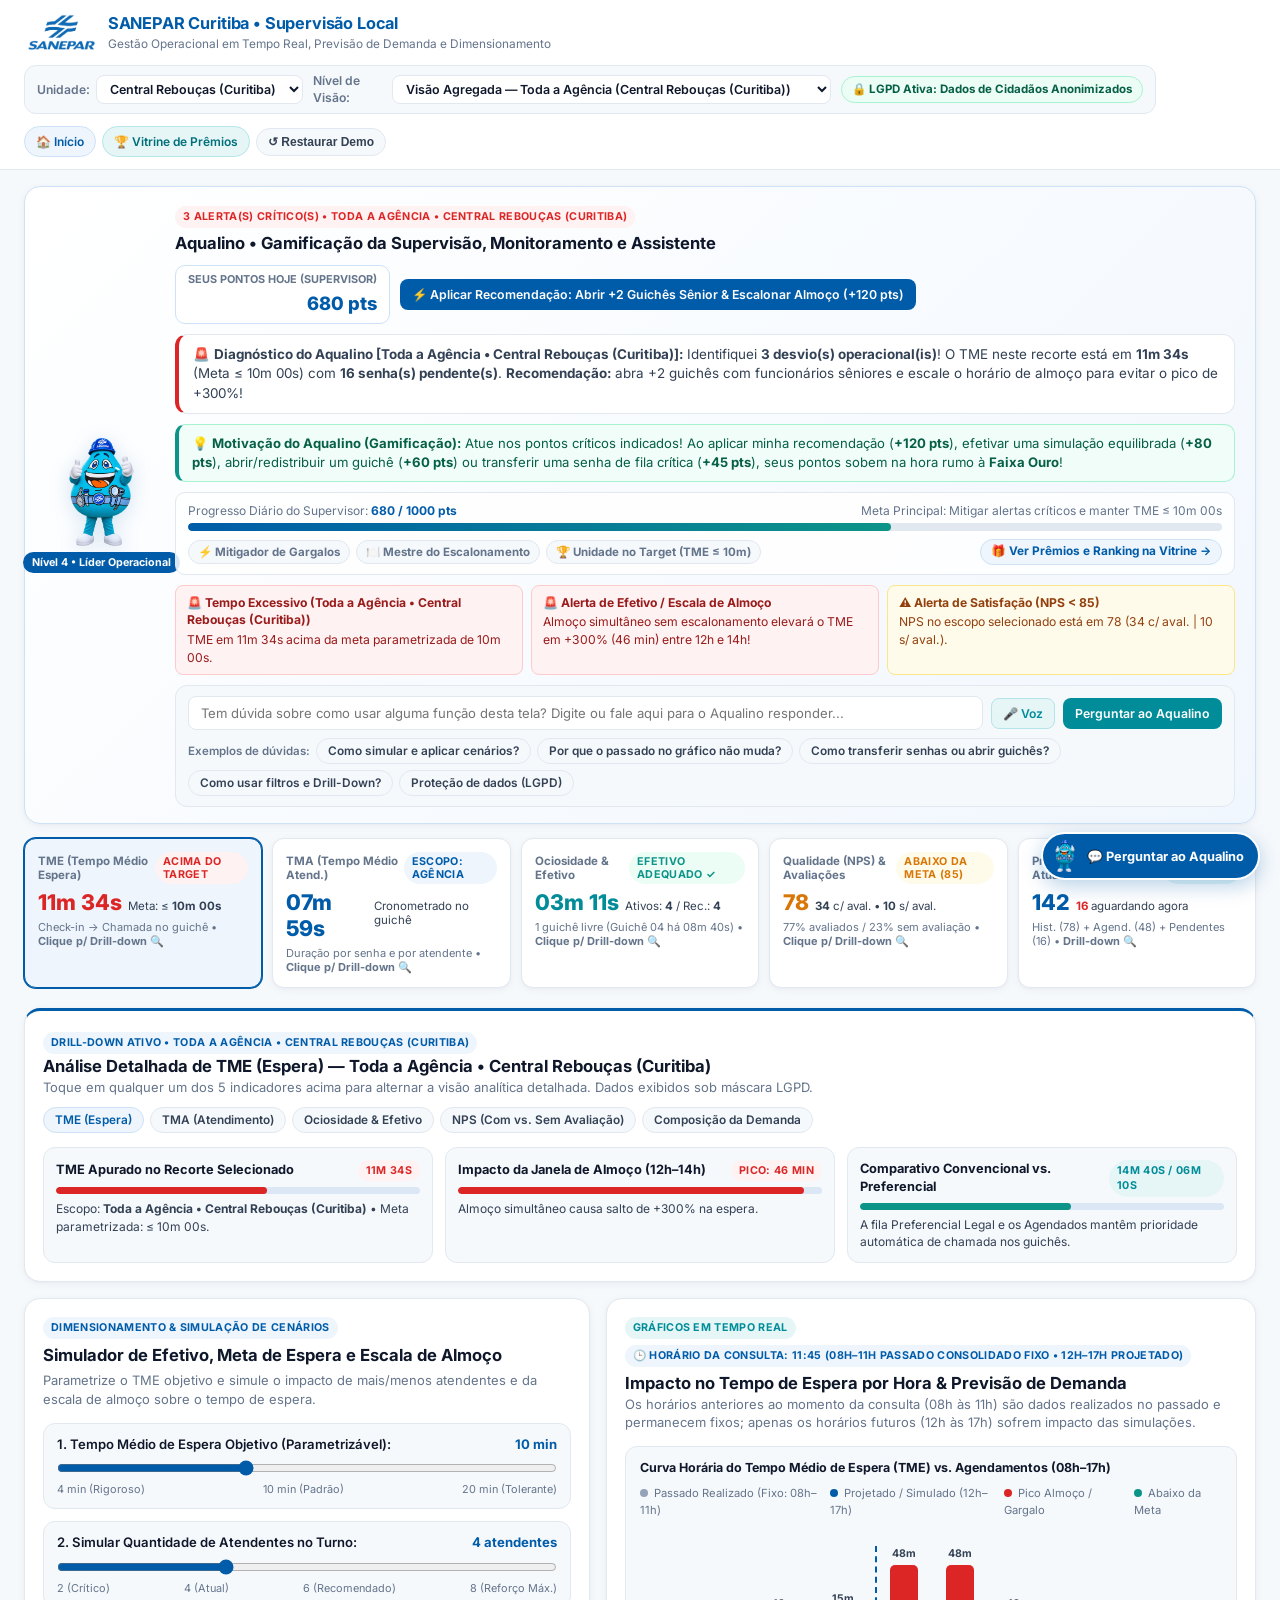
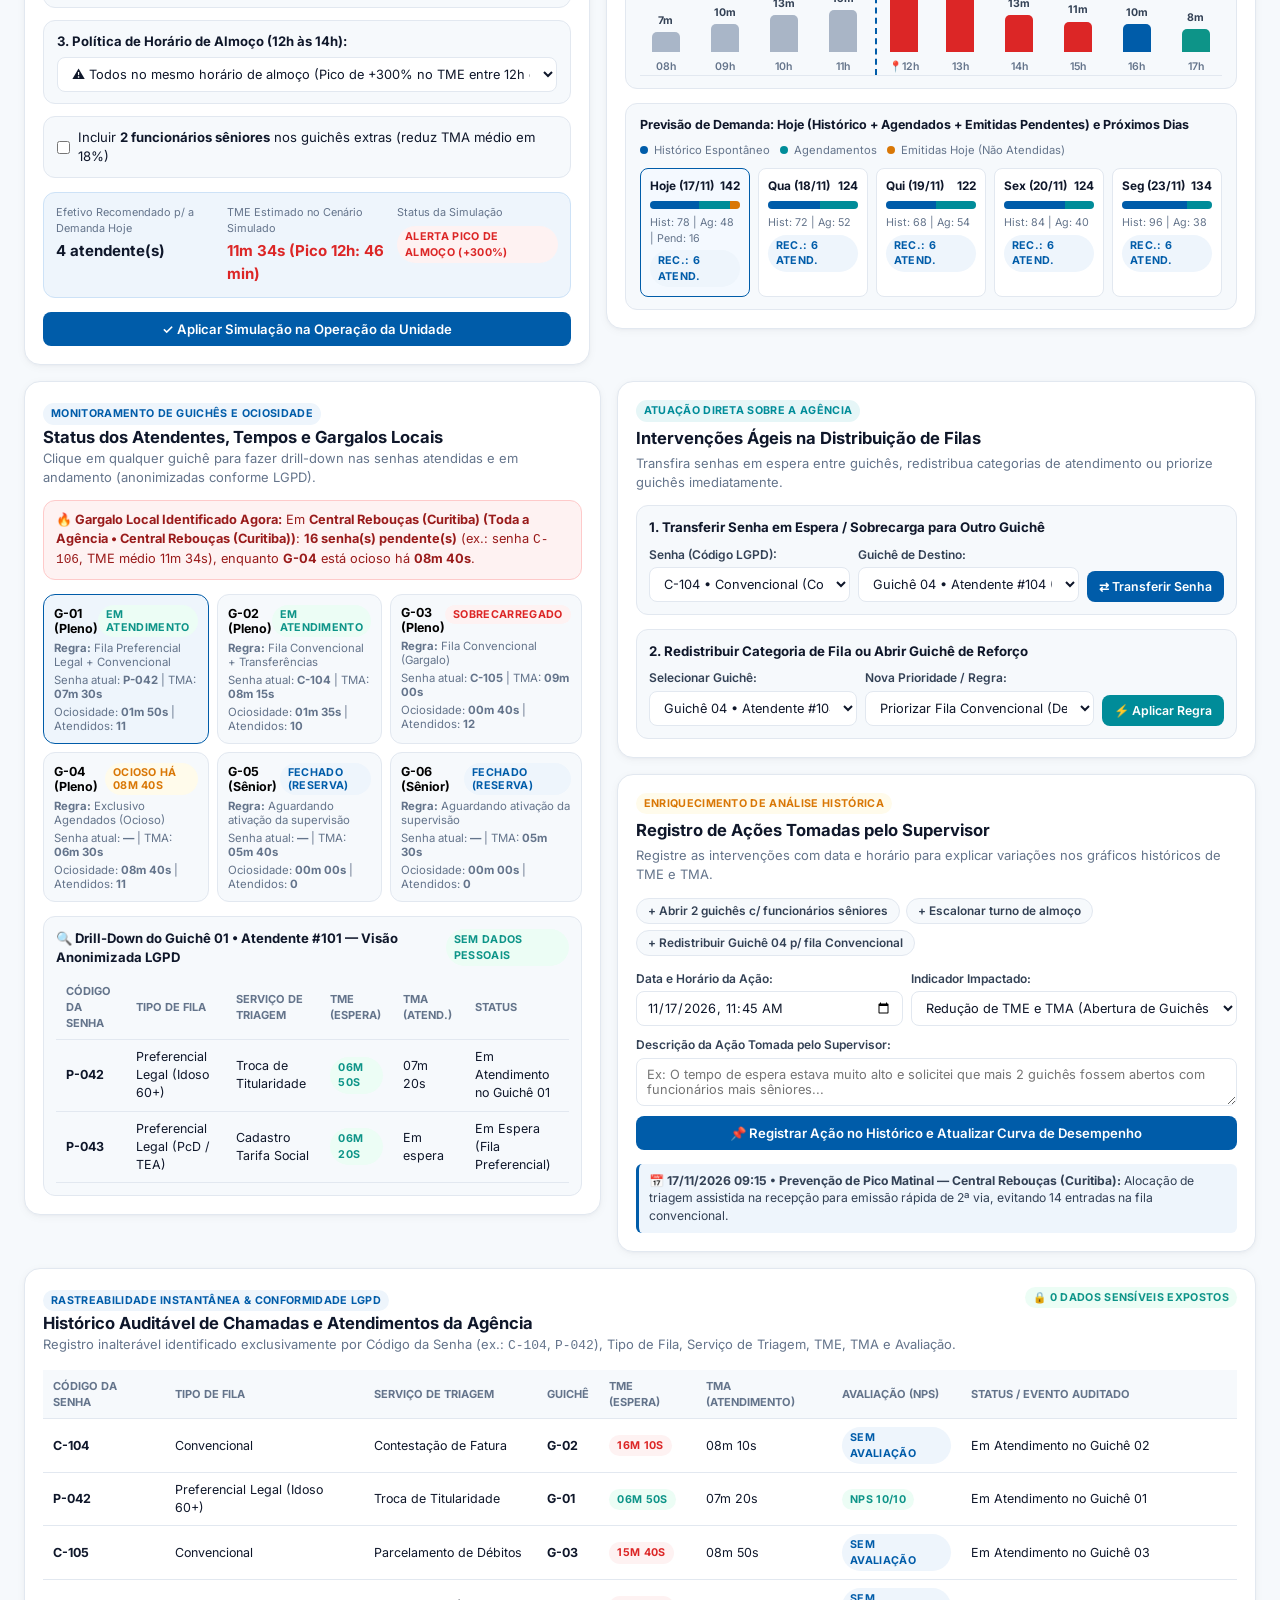
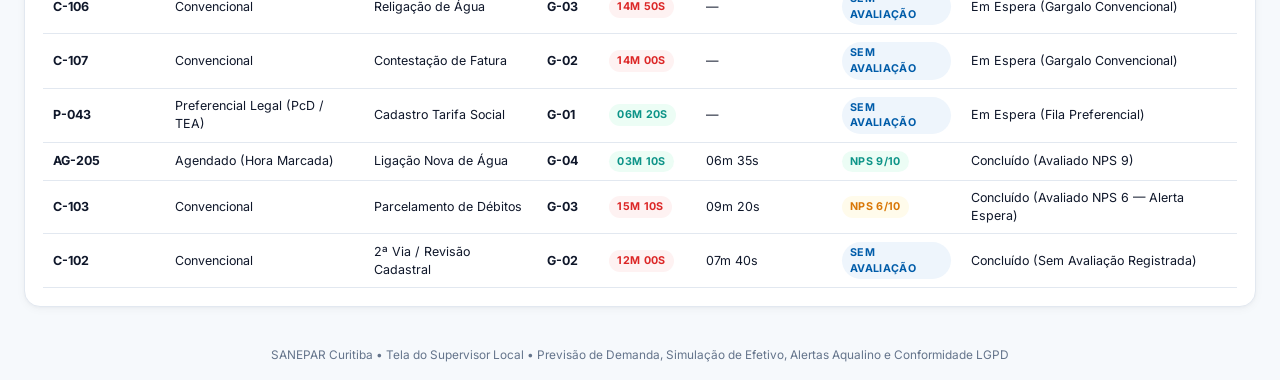
<file: TelaSupervisorLocal.html>
<!DOCTYPE html>
<html lang="pt-BR">
<head>
  <meta charset="UTF-8" />
  <meta name="viewport" content="width=device-width, initial-scale=1.0" />
  <title>SANEPAR Curitiba — Tela do Supervisor Local</title>
  <link rel="preconnect" href="https://fonts.googleapis.com" />
  <link rel="preconnect" href="https://fonts.gstatic.com" crossorigin />
  <link href="https://fonts.googleapis.com/css2?family=Inter:wght@400;500;600;700;800&display=swap" rel="stylesheet" />
  <link rel="stylesheet" href="supervisor.css" />
</head>
<body>
  <div class="supervisor-shell">
    <!-- CABEÇALHO CLEAN (MESMA IDENTIDADE DE TelaCidadao.html) -->
    <header class="topbar">
      <div class="brand">
        <div class="brand-icon">
          <img src="Sanepar_logo.png" alt="Logo SANEPAR" class="brand-logo-img" />
        </div>
        <div>
          <h1 class="brand-name">SANEPAR Curitiba • Supervisão Local</h1>
          <p class="brand-subtitle">Gestão Operacional em Tempo Real, Previsão de Demanda e Dimensionamento</p>
        </div>
      </div>

      <!-- Filtros Hierárquicos de Visão (Agência -> Fila -> Guichê/Atendente) -->
      <div class="hierarchy-filter-bar" aria-label="Filtros hierárquicos de visão">
        <div class="filter-item">
          <label for="select-unidade-sup">Unidade:</label>
          <select id="select-unidade-sup">
            <option value="Central Rebouças">Central Rebouças (Curitiba)</option>
            <option value="Rua da Cidadania Pinheirinho">Posto Pinheirinho (Curitiba)</option>
            <option value="Rua da Cidadania Boa Vista">Posto Boa Vista (Curitiba)</option>
          </select>
        </div>

        <div class="filter-item">
          <label for="select-nivel-visao">Nível de Visão:</label>
          <select id="select-nivel-visao">
            <option value="ALL">Visão Agregada — Toda a Agência</option>
            <option value="QUEUE_CONV">Fila: Convencional</option>
            <option value="QUEUE_PREF">Fila: Preferencial Legal</option>
            <option value="QUEUE_AG">Fila: Agendados</option>
            <option value="G-01">Atendente Individual: Guichê 01 (Roberto D.)</option>
            <option value="G-02">Atendente Individual: Guichê 02 (Ana Paula R.)</option>
            <option value="G-03">Atendente Individual: Guichê 03 (Marcos O.)</option>
            <option value="G-04">Atendente Individual: Guichê 04 (Carla S.)</option>
            <option value="G-05">Atendente Individual: Guichê 05 (Sênior • Apoio)</option>
            <option value="G-06">Atendente Individual: Guichê 06 (Sênior • Apoio)</option>
          </select>
        </div>

        <span class="lgpd-badge" title="Nenhum nome, CPF, CNPJ ou matrícula de cidadão é exibido nesta tela">
          🔒 LGPD Ativa: Dados de Cidadãos Anonimizados
        </span>
      </div>

      <div class="topbar-links">
        <a href="index.html" id="btn-voltar-index" class="btn-icon btn-home-link" title="Voltar para a tela inicial (Index.html)">🏠 Início</a>
        <a href="TelaGameVitrine2.html" id="btn-abrir-vitrine-game" class="btn-icon btn-vitrine-link" title="Abrir Vitrine de Prêmios e Ranking da Gamificação">🏆 Vitrine de Prêmios</a>
        <button type="button" id="btn-reset-sup" class="btn-icon">↺ Restaurar Demo</button>
      </div>
    </header>

    <!-- MONITORAMENTO ATIVO, GAMIFICAÇÃO DO SUPERVISOR COM AQUALINO E TIRA-DÚVIDAS -->
    <section class="dashboard-strip" aria-label="Gamificação e Monitoramento Ativo Aqualino">
      <div class="mascot-alert-card" id="aqualino-alert-panel">
        <div class="mascot-avatar-wrap">
          <img src="MascoteHQ.png" alt="Mascote Aqualino SANEPAR" class="mascot-img" />
          <span class="mascot-status-pill" id="sup-mascot-level">Nível 4 • Líder Operacional</span>
        </div>

        <div class="mascot-alert-content">
          <div class="mascot-head-row">
            <div>
              <span class="tag tag-red" id="active-alerts-count-badge">3 Alertas Críticos Ativos</span>
              <h2 class="mascot-title">Aqualino • Gamificação da Supervisão, Monitoramento e Assistente</h2>
            </div>

            <div class="sup-head-right">
              <div class="sup-score-display" id="sup-score-card">
                <small>Seus Pontos Hoje (Supervisor)</small>
                <div class="sup-score-val-row">
                  <strong id="sup-score-points">680 pts</strong>
                  <span id="sup-score-delta-badge" class="sup-delta-pill hidden">+120 pts!</span>
                </div>
              </div>

              <div class="quick-intervention-btns">
                <button type="button" id="btn-aplicar-recomendacao-aqualino" class="btn btn-primary btn-sm">
                  ⚡ Aplicar Recomendação: Abrir +2 Guichês Sênior &amp; Escalonar Almoço (+120 pts)
                </button>
              </div>
            </div>
          </div>

          <div id="aqualino-recommendation-text" class="mascot-bubble" aria-live="polite">
            🚨 <strong>Atenção, Supervisor!</strong> Identifiquei <strong>TME atual de 14m 20s</strong> (acima do objetivo de <strong>10m 00s</strong>) e <strong>gargalo na Fila Convencional (9 senhas em espera)</strong>. Além disso, se todos os atendentes saírem juntos para o almoço às 12h, o tempo de espera subirá em <strong>+300%</strong>! <strong>Recomendação:</strong> abra +2 guichês com funcionários sêniores, escale o almoço em 2 turnos e redirecione o Guichê 04 (ocioso há 08m 40s) para atender a fila convencional.
          </div>

          <!-- Balão Motivacional de Gamificação do Aqualino (como na TelaAtendimento.html) -->
          <div id="aqualino-motivational-text" class="sup-motivational-banner" aria-live="polite">
            💡 <strong>Motivação do Aqualino (Gamificação):</strong> Cada vez que você atua para corrigir um ponto crítico da unidade — aplicando minha recomendação (<strong>+120 pts</strong>), efetivando uma simulação equilibrada (<strong>+80 pts</strong>), abrindo/redistribuindo guichês (<strong>+60 pts</strong>) ou transferindo senhas de filas com gargalo (<strong>+45 pts</strong>) — sua pontuação sobe rumo à <strong>Faixa Ouro</strong>!
          </div>

          <!-- Barra de Progresso de Gamificação e Medalhas do Supervisor -->
          <div class="sup-gamification-footer">
            <div class="sup-xp-bar-wrap">
              <div class="sup-xp-labels">
                <span>Progresso Diário do Supervisor: <strong id="sup-xp-progress-label">680 / 1.000 pts</strong></span>
                <span id="sup-xp-bonus-hint">Meta Principal: Mitigar alertas críticos e manter TME ≤ 10m 00s</span>
              </div>
              <div class="sup-xp-track">
                <div id="sup-xp-fill" class="sup-xp-fill" style="width: 68%"></div>
              </div>
            </div>

            <div class="sup-badges-row">
              <span id="badge-sup-gargalo" class="sup-badge-medal" title="Conquistada ao abrir guichês ou transferir senhas de gargalos">
                ⚡ Mitigador de Gargalos
              </span>
              <span id="badge-sup-almoco" class="sup-badge-medal" title="Conquistada ao escalonar o horário de almoço em 2 turnos">
                🍽️ Mestre do Escalonamento
              </span>
              <span id="badge-sup-target" class="sup-badge-medal" title="Conquistada quando o TME da unidade fica dentro da meta (≤ 10m)">
                🏆 Unidade no Target (TME ≤ 10m)
              </span>
              <a href="TelaGameVitrine2.html" class="sup-vitrine-link">
                🎁 Ver Prêmios e Ranking na Vitrine →
              </a>
            </div>
          </div>

          <!-- Lista de Alertas de Condições Críticas -->
          <div id="critical-alerts-strip" class="alerts-grid"></div>

          <!-- Campo Direto para o Supervisor Tirar Dúvidas de Utilização da Tela com o Aqualino -->
          <div class="aqualino-ask-box" id="aqualino-ask-box">
            <form id="form-perguntar-aqualino" class="aqualino-ask-form">
              <input
                id="input-pergunta-aqualino"
                type="text"
                placeholder="Tem dúvida sobre como usar alguma função desta tela? Digite ou fale aqui para o Aqualino responder..."
              />
              <button type="button" id="btn-voz-aqualino" class="btn-mic-sup" title="Falar dúvida por voz">
                🎤 Voz
              </button>
              <button type="submit" class="btn btn-teal btn-sm">
                Perguntar ao Aqualino
              </button>
            </form>
            <div class="chips-wrap">
              <span class="ask-hint-label">Exemplos de dúvidas:</span>
              <button type="button" class="chip chip-ask-aqualino" data-question="Como funciona o simulador de cenários e o botão de aplicar simulação?">
                Como simular e aplicar cenários?
              </button>
              <button type="button" class="chip chip-ask-aqualino" data-question="Por que os horários passados no gráfico em tempo real não mudam?">
                Por que o passado no gráfico não muda?
              </button>
              <button type="button" class="chip chip-ask-aqualino" data-question="Como transferir senhas entre guichês ou abrir novos guichês?">
                Como transferir senhas ou abrir guichês?
              </button>
              <button type="button" class="chip chip-ask-aqualino" data-question="Como usar os filtros de Unidade, Nível de Visão e o Drill-Down dos indicadores?">
                Como usar filtros e Drill-Down?
              </button>
              <button type="button" class="chip chip-ask-aqualino" data-question="Por que os dados pessoais dos cidadãos não aparecem na tela?">
                Proteção de dados (LGPD)
              </button>
            </div>
          </div>
        </div>
      </div>

      <!-- 5 KPIS AUDITÁVEIS COM DRILL-DOWN AO CLICAR -->
      <div class="kpi-grid-5">
        <button type="button" class="kpi-card clickable-kpi active-drill" data-drill="tme" id="kpi-card-tme">
          <div class="kpi-top">
            <span class="kpi-label">TME (Tempo Médio Espera)</span>
            <span id="kpi-tme-status" class="tag tag-red">Acima do Target</span>
          </div>
          <div class="kpi-value-row">
            <strong id="kpi-tme-val" class="kpi-big text-red">14m 20s</strong>
            <span class="kpi-target">Meta: ≤ <strong id="kpi-tme-target-lbl">10m 00s</strong></span>
          </div>
          <p class="kpi-sub">Check-in → Chamada no guichê • <strong>Clique p/ Drill-down 🔍</strong></p>
        </button>

        <button type="button" class="kpi-card clickable-kpi" data-drill="tma" id="kpi-card-tma">
          <div class="kpi-top">
            <span class="kpi-label">TMA (Tempo Médio Atend.)</span>
            <span id="kpi-tma-status" class="tag tag-blue">Meta ≤ 08m 00s</span>
          </div>
          <div class="kpi-value-row">
            <strong id="kpi-tma-val" class="kpi-big">07m 45s</strong>
            <span class="kpi-target">Cronometrado no guichê</span>
          </div>
          <p class="kpi-sub">Duração por senha e por atendente • <strong>Clique p/ Drill-down 🔍</strong></p>
        </button>

        <button type="button" class="kpi-card clickable-kpi" data-drill="ociosidade" id="kpi-card-ociosidade">
          <div class="kpi-top">
            <span class="kpi-label">Ociosidade &amp; Efetivo</span>
            <span id="kpi-staff-status" class="tag tag-amber">Falta Efetivo (-2)</span>
          </div>
          <div class="kpi-value-row">
            <strong id="kpi-idle-val" class="kpi-big text-teal">06m 12s</strong>
            <span class="kpi-target">Ativos: <strong id="kpi-active-staff">4</strong> / Rec.: <strong id="kpi-rec-staff">6</strong></span>
          </div>
          <p class="kpi-sub">1 guichê livre (Guichê 04 há 08m 40s) • <strong>Clique p/ Drill-down 🔍</strong></p>
        </button>

        <button type="button" class="kpi-card clickable-kpi" data-drill="nps" id="kpi-card-nps">
          <div class="kpi-top">
            <span class="kpi-label">Qualidade (NPS) &amp; Avaliações</span>
            <span id="kpi-nps-status" class="tag tag-amber">Meta NPS ≥ 85</span>
          </div>
          <div class="kpi-value-row">
            <strong id="kpi-nps-val" class="kpi-big text-amber">78</strong>
            <span class="kpi-target"><strong id="kpi-eval-with">34</strong> c/ aval. • <strong id="kpi-eval-without">10</strong> s/ aval.</span>
          </div>
          <p class="kpi-sub">77% avaliados / 23% sem avaliação • <strong>Clique p/ Drill-down 🔍</strong></p>
        </button>

        <button type="button" class="kpi-card clickable-kpi" data-drill="demanda" id="kpi-card-demanda">
          <div class="kpi-top">
            <span class="kpi-label">Previsão Hoje &amp; Fila Atual</span>
            <span class="tag tag-teal">Tempo Real</span>
          </div>
          <div class="kpi-value-row">
            <strong id="kpi-forecast-today" class="kpi-big">142</strong>
            <span class="kpi-target"><strong id="kpi-waiting-now" class="text-red">16</strong> aguardando agora</span>
          </div>
          <p class="kpi-sub">Histórico (78) + Agend. (48) + Emitidas pendentes (16) • <strong>Drill-down 🔍</strong></p>
        </button>
      </div>
    </section>

    <main class="workspace">
      <!-- =================================================================
           BLOCO 1: PAINEL DE DRILL-DOWN INTERATIVO DO INDICADOR SELECIONADO
           (100% em conformidade com a LGPD — sem dados pessoais dos cidadãos)
           ================================================================= -->
      <section class="card drilldown-card" id="drilldown-section" aria-live="polite">
        <div class="card-head-row">
          <div>
            <span class="tag tag-blue" id="drill-badge">Drill-Down Ativo • Indicador Selecionado</span>
            <h2 id="drill-title">Análise Detalhada: Tempo Médio de Espera (TME) por Fila e Guichê</h2>
            <p class="text-muted" id="drill-subtitle">
              Toque em qualquer um dos 5 indicadores acima para alternar a visão analítica detalhada. Dados exibidos sob máscara LGPD.
            </p>
          </div>
          <div class="chips-wrap" id="drill-selector-pills">
            <button type="button" class="chip active" data-drill-btn="tme">TME (Espera)</button>
            <button type="button" class="chip" data-drill-btn="tma">TMA (Atendimento)</button>
            <button type="button" class="chip" data-drill-btn="ociosidade">Ociosidade &amp; Efetivo</button>
            <button type="button" class="chip" data-drill-btn="nps">NPS (Com vs. Sem Avaliação)</button>
            <button type="button" class="chip" data-drill-btn="demanda">Composição da Demanda</button>
          </div>
        </div>

        <div id="drill-content-area" class="drill-grid"></div>
      </section>

      <!-- =================================================================
           BLOCO 2: PREVISÃO DE DEMANDA (HOJE E PRÓXIMOS DIAS) + SIMULADOR DE CENÁRIOS
           ================================================================= -->
      <section class="two-col-grid">
        <!-- Coluna Esquerda: Simulador de Dimensionamento, TME Objetivo e Impacto do Almoço -->
        <div class="card">
          <div class="card-head">
            <span class="tag tag-blue">Dimensionamento &amp; Simulação de Cenários</span>
            <h2>Simulador de Efetivo, Meta de Espera e Escala de Almoço</h2>
            <p class="text-muted">
              Parametrize o TME objetivo e simule o impacto de mais/menos atendentes e da escala de almoço sobre o tempo de espera.
            </p>
          </div>

          <div class="sim-controls-grid">
            <!-- Parâmetro 1: TME Objetivo Parametrizável -->
            <div class="sim-box">
              <div class="sim-label-row">
                <label for="range-target-tme">1. Tempo Médio de Espera Objetivo (Parametrizável):</label>
                <strong id="sim-target-tme-display" class="text-primary">10 min</strong>
              </div>
              <input id="range-target-tme" type="range" min="4" max="20" step="1" value="10" />
              <div class="sim-scale-labels">
                <span>4 min (Rigoroso)</span>
                <span>10 min (Padrão)</span>
                <span>20 min (Tolerante)</span>
              </div>
            </div>

            <!-- Parâmetro 2: Quantidade de Atendentes Simulados -->
            <div class="sim-box">
              <div class="sim-label-row">
                <label for="range-attendants">2. Simular Quantidade de Atendentes no Turno:</label>
                <strong id="sim-attendants-display" class="text-primary">4 atendentes</strong>
              </div>
              <input id="range-attendants" type="range" min="2" max="8" step="1" value="4" />
              <div class="sim-scale-labels">
                <span>2 (Crítico)</span>
                <span>4 (Atual)</span>
                <span>6 (Recomendado)</span>
                <span>8 (Reforço Máx.)</span>
              </div>
            </div>

            <!-- Parâmetro 3: Escala de Horário de Almoço (Impacto de +300% se todos saírem juntos) -->
            <div class="sim-box">
              <label for="select-lunch-policy"><strong>3. Política de Horário de Almoço (12h às 14h):</strong></label>
              <select id="select-lunch-policy">
                <option value="simultaneo" selected>
                  ⚠️ Todos no mesmo horário de almoço (Pico de +300% no TME entre 12h e 14h)
                </option>
                <option value="escalonado">
                  ✓ Almoço escalonado em 2 turnos (50% às 12h / 50% às 13h — Suaviza espera)
                </option>
              </select>
            </div>

            <!-- Parâmetro 4: Perfil da Equipe (Inclusão de Sêniores) -->
            <div class="sim-box">
              <label class="checkbox-inline">
                <input type="checkbox" id="check-senior-reinforcement" />
                <span>Incluir <strong>2 funcionários sêniores</strong> nos guichês extras (reduz TMA médio em 18%)</span>
              </label>
            </div>
          </div>

          <!-- Resultado da Recomendação Automática e Impacto Simulado -->
          <div class="sim-recommendation-banner" id="sim-result-banner">
            <div class="sim-rec-item">
              <small>Efetivo Recomendado p/ a Demanda Hoje</small>
              <strong id="sim-recommended-staff">6 atendentes</strong>
            </div>
            <div class="sim-rec-item">
              <small>TME Estimado no Cenário Simulado</small>
              <strong id="sim-projected-tme" class="text-red">14m 20s (Pico Almoço: 42m)</strong>
            </div>
            <div class="sim-rec-item">
              <small>Status da Simulação</small>
              <span id="sim-status-tag" class="tag tag-red">Defasagem de 2 Atendentes</span>
            </div>
          </div>

          <button type="button" id="btn-aplicar-simulacao" class="btn btn-primary btn-block">
            ✓ Aplicar Simulação na Operação da Unidade
          </button>
          <div id="sim-apply-feedback" class="sim-feedback-ok hidden" aria-live="polite"></div>
        </div>

        <!-- Coluna Direita: Gráficos em Tempo Real (Curva Horária de TME + Previsão Hoje e Dias Seguintes) -->
        <div class="card">
          <div class="card-head-row">
            <div>
              <div class="chart-badges-row">
                <span class="tag tag-teal">Gráficos em Tempo Real</span>
                <span id="chart-consult-time-badge" class="tag tag-blue">🕒 Horário da Consulta: 11:45 (08h–11h Consolidado • 12h–17h Projetado)</span>
              </div>
              <h2>Impacto no Tempo de Espera por Hora &amp; Previsão de Demanda</h2>
              <p class="text-muted">
                Os horários anteriores ao momento da consulta (08h às 11h) são dados realizados no passado e permanecem fixos; apenas os horários futuros (12h às 17h) sofrem impacto das simulações.
              </p>
            </div>
          </div>

          <!-- Gráfico 1: Curva Horária de TME vs. Meta (08h às 17h) -->
          <div class="chart-box">
            <div class="chart-header">
              <strong>Curva Horária do Tempo Médio de Espera (TME) vs. Agendamentos (08h–17h)</strong>
              <span class="chart-legend">
                <span><i class="dot dot-past"></i> Passado Realizado (Fixo: 08h–11h)</span>
                <span><i class="dot dot-blue"></i> Projetado / Simulado (12h–17h)</span>
                <span><i class="dot dot-red"></i> Pico Almoço / Gargalo</span>
                <span><i class="dot dot-green"></i> Abaixo da Meta</span>
              </span>
            </div>
            <div id="hourly-tme-chart" class="bar-chart-hourly"></div>
          </div>

          <!-- Gráfico 2: Previsão de Demanda (Dia Corrente + Próximos Dias Úteis) -->
          <div class="chart-box">
            <div class="chart-header">
              <strong>Previsão de Demanda: Hoje (Histórico + Agendados + Emitidas Pendentes) e Próximos Dias</strong>
              <span class="chart-legend">
                <span><i class="dot dot-blue"></i> Histórico Espontâneo</span>
                <span><i class="dot dot-teal"></i> Agendamentos</span>
                <span><i class="dot dot-amber"></i> Emitidas Hoje (Não Atendidas)</span>
              </span>
            </div>
            <div id="multi-day-forecast-chart" class="forecast-days-grid"></div>
          </div>
        </div>
      </section>

      <!-- =================================================================
           BLOCO 3: OPERAÇÃO FÍSICA EM TEMPO REAL — TRÁFEGO, OCIOSIDADE, GARGALOS E INTERVENÇÕES ÁGEIS
           ================================================================= -->
      <section class="two-col-grid">
        <!-- Coluna Esquerda: Status dos Guichês, Ociosidade e Drill-Down por Guichê (LGPD) -->
        <div class="card">
          <div class="card-head-row">
            <div>
              <span class="tag tag-blue">Monitoramento de Guichês e Ociosidade</span>
              <h2>Status dos Atendentes, Tempos e Gargalos Locais</h2>
              <p class="text-muted">
                Clique em qualquer guichê para fazer drill-down nas senhas atendidas e em andamento (anonimizadas conforme LGPD).
              </p>
            </div>
          </div>

          <!-- Mapa de Gargalo Local em Tempo Real -->
          <div id="bottleneck-banner" class="bottleneck-alert">
            <strong>🔥 Gargalo Local Identificado Agora:</strong>
            <span id="bottleneck-text">
              Fila <strong>Convencional</strong> com <strong>9 senhas em espera</strong> (TME máx: 16m 10s, ex.: senha <code>C-104</code>), enquanto o <strong>Guichê 04</strong> está ocioso há <strong>08m 40s</strong> aguardando apenas agendados.
            </span>
          </div>

          <!-- Lista de Guichês Ativos / Ociosos / Fechados -->
          <div id="guiches-status-grid" class="guiches-sup-grid"></div>

          <!-- Drill-Down de Senhas do Guichê Selecionado (Estritamente LGPD: Código, Fila, Serviço, TME, TMA) -->
          <div class="guiche-drill-box" id="guiche-drill-box">
            <div class="box-title-row">
              <strong id="guiche-drill-title">🔍 Drill-Down do Guichê 01 (Roberto D.) — Visão Protegida LGPD</strong>
              <span class="tag tag-green">Sem Dados Pessoais</span>
            </div>
            <div class="table-responsive">
              <table class="clean-table">
                <thead>
                  <tr>
                    <th>Código da Senha</th>
                    <th>Tipo de Fila</th>
                    <th>Serviço de Triagem</th>
                    <th>TME (Espera)</th>
                    <th>TMA (Atend.)</th>
                    <th>Status</th>
                  </tr>
                </thead>
                <tbody id="guiche-drill-tbody"></tbody>
              </table>
            </div>
          </div>
        </div>

        <!-- Coluna Direita: Intervenções Ágeis na Distribuição de Filas + Registro de Ações do Gestor -->
        <div class="col-stack">
          <!-- Card de Intervenções Ágeis na Distribuição de Filas -->
          <div class="card">
            <div class="card-head">
              <span class="tag tag-teal">Atuação Direta sobre a Agência</span>
              <h2>Intervenções Ágeis na Distribuição de Filas</h2>
              <p class="text-muted">
                Transfira senhas em espera entre guichês, redistribua categorias de atendimento ou priorize guichês imediatamente.
              </p>
            </div>

            <!-- Intervenção 1: Transferir Senha entre Atendentes / Guichês -->
            <form id="form-transferir-fila" class="intervention-box">
              <h4>1. Transferir Senha em Espera / Sobrecarga para Outro Guichê</h4>
              <div class="form-row-3">
                <div class="field">
                  <label for="select-senha-intervencao">Senha (Código LGPD):</label>
                  <select id="select-senha-intervencao"></select>
                </div>
                <div class="field">
                  <label for="select-guiche-destino">Guichê de Destino:</label>
                  <select id="select-guiche-destino">
                    <option value="G-04">Guichê 04 (Carla S. • Ocioso há 08m 40s)</option>
                    <option value="G-01">Guichê 01 (Roberto D. • Ativo)</option>
                    <option value="G-02">Guichê 02 (Ana Paula R. • Ativo)</option>
                    <option value="G-05">Guichê 05 (Sênior • Apoio)</option>
                  </select>
                </div>
                <div class="field field-btn-align">
                  <button type="submit" class="btn btn-primary btn-sm btn-block">
                    ⇄ Transferir Senha
                  </button>
                </div>
              </div>
            </form>

            <!-- Intervenção 2: Redistribuir Categorias / Priorizar Guichê -->
            <form id="form-redistribuir-guiche" class="intervention-box">
              <h4>2. Redistribuir Categoria de Fila ou Abrir Guichê de Reforço</h4>
              <div class="form-row-3">
                <div class="field">
                  <label for="select-guiche-regra">Selecionar Guichê:</label>
                  <select id="select-guiche-regra">
                    <option value="G-04">Guichê 04 (Carla S. — Atual: Apenas Agendados)</option>
                    <option value="G-05">Guichê 05 (Funcionário Sênior — Fechado)</option>
                    <option value="G-06">Guichê 06 (Funcionário Sênior — Fechado)</option>
                    <option value="G-03">Guichê 03 (Marcos O. — Atual: Convencional)</option>
                  </select>
                </div>
                <div class="field">
                  <label for="select-nova-regra">Nova Prioridade / Regra:</label>
                  <select id="select-nova-regra">
                    <option value="Priorizar Fila Convencional (Desafogar Gargalo)">Priorizar Fila Convencional (Desafogar Gargalo)</option>
                    <option value="Priorizar Preferencial Legal (Idoso / PcD / Gestante)">Priorizar Preferencial Legal (Idoso / PcD / Gestante)</option>
                    <option value="Abrir Guichê com Funcionário Sênior (Todas as Filas)">Abrir Guichê com Funcionário Sênior (Todas as Filas)</option>
                  </select>
                </div>
                <div class="field field-btn-align">
                  <button type="submit" class="btn btn-teal btn-sm btn-block">
                    ⚡ Aplicar Regra
                  </button>
                </div>
              </div>
            </form>
          </div>

          <!-- Card de Registro de Ações Tomadas pelo Gestor (Data/Hora + Impacto no Histórico) -->
          <div class="card">
            <div class="card-head">
              <span class="tag tag-amber">Enriquecimento de Análise Histórica</span>
              <h2>Registro de Ações Tomadas pelo Supervisor</h2>
              <p class="text-muted">
                Registre as intervenções com data e horário para explicar variações nos gráficos históricos de TME e TMA.
              </p>
            </div>

            <div class="chips-wrap">
              <button
                type="button"
                class="chip chip-action-preset"
                data-action="Tempo de espera estava muito alto; solicitada abertura de mais 2 guichês com funcionários mais sêniores para reduzir TMA e TME."
              >
                + Abrir 2 guichês c/ funcionários sêniores
              </button>
              <button
                type="button"
                class="chip chip-action-preset"
                data-action="Horário de almoço escalonado em 2 turnos (12h e 13h) para evitar pico de 300% no tempo de espera."
              >
                + Escalonar turno de almoço
              </button>
              <button
                type="button"
                class="chip chip-action-preset"
                data-action="Guichê 04 redistribuído da fila Agendada para apoiar o gargalo da fila Convencional."
              >
                + Redistribuir Guichê 04 p/ fila Convencional
              </button>
            </div>

            <form id="form-acao-gestor" class="form-grid">
              <div class="form-row-datetime">
                <div class="field">
                  <label for="input-acao-datahora">Data e Horário da Ação:</label>
                  <input id="input-acao-datahora" type="datetime-local" value="2026-11-17T11:45" />
                </div>
                <div class="field">
                  <label for="select-acao-indicador">Indicador Impactado:</label>
                  <select id="select-acao-indicador">
                    <option value="Redução de TME e TMA (Abertura de Guichês Sênior)">Redução de TME e TMA (Abertura de Guichês Sênior)</option>
                    <option value="Prevenção de Pico no Almoço (Escalonamento)">Prevenção de Pico no Almoço (Escalonamento)</option>
                    <option value="Redução de Ociosidade (Redistribuição de Filas)">Redução de Ociosidade (Redistribuição de Filas)</option>
                  </select>
                </div>
              </div>

              <div class="field">
                <label for="textarea-acao-gestor">Descrição da Ação Tomada pelo Supervisor:</label>
                <textarea
                  id="textarea-acao-gestor"
                  rows="2"
                  placeholder="Ex: O tempo de espera estava muito alto e solicitei que mais 2 guichês fossem abertos com funcionários mais sêniores..."
                ></textarea>
              </div>

              <button type="submit" class="btn btn-primary btn-block">
                📌 Registrar Ação no Histórico e Atualizar Curva de Desempenho
              </button>
            </form>

            <div id="manager-actions-log" class="manager-log-list"></div>
          </div>
        </div>
      </section>

      <!-- =================================================================
           BLOCO 4: HISTÓRICO AUDITÁVEL DE JORNADA EM TEMPO REAL (LGPD ANONIMIZADO)
           ================================================================= -->
      <section class="card">
        <div class="card-head-row">
          <div>
            <span class="tag tag-blue">Rastreabilidade Instantânea &amp; Conformidade LGPD</span>
            <h2>Histórico Auditável de Chamadas e Atendimentos da Agência</h2>
            <p class="text-muted">
              Registro inalterável identificado exclusivamente por Código da Senha (ex.: <code>C-104</code>, <code>P-042</code>), Tipo de Fila, Serviço de Triagem, TME, TMA e Avaliação.
            </p>
          </div>
          <span class="tag tag-green">🔒 0 Dados Sensíveis Expostos</span>
        </div>

        <div class="table-responsive">
          <table class="clean-table">
            <thead>
              <tr>
                <th>Código da Senha</th>
                <th>Tipo de Fila</th>
                <th>Serviço de Triagem</th>
                <th>Guichê</th>
                <th>TME (Espera)</th>
                <th>TMA (Atendimento)</th>
                <th>Avaliação (NPS)</th>
                <th>Status / Evento Auditado</th>
              </tr>
            </thead>
            <tbody id="audit-log-tbody"></tbody>
          </table>
        </div>
      </section>
    </main>

    <!-- Botão Flutuante do Mascote Aqualino para tirar dúvidas de utilização em qualquer ponto da tela -->
    <button type="button" id="btn-floating-aqualino" class="floating-faq-btn" title="Perguntar ao Aqualino sobre a utilização da tela">
      <img src="MascoteHQ.png" alt="Aqualino" />
      <span>💬 Perguntar ao Aqualino</span>
    </button>

    <footer class="footer">
      SANEPAR Curitiba • Tela do Supervisor Local • Previsão de Demanda, Simulação de Efetivo, Alertas Aqualino e Conformidade LGPD
    </footer>
  </div>

  <script src="supervisor.js"></script>
</body>
</html>
</file>
<file: styles.css>
/* =========================================================================
   INTERFACE CLEAN — SANEPAR CURITIBA (MOBILE-FIRST)
   ========================================================================= */

:root {
  --font: 'Inter', -apple-system, BlinkMacSystemFont, "Segoe UI", Roboto, sans-serif;
  --primary: #005ca9;
  --primary-dark: #004682;
  --primary-soft: #eef5fc;
  --primary-border: #cde2f7;

  --teal: #008c99;
  --teal-soft: #e6f6f7;

  --bg-outer: #e4ecf5;
  --bg-shell: #f6f9fc;
  --surface: #ffffff;

  --text-main: #0f172a;
  --text-body: #334155;
  --text-muted: #64748b;

  --border: #e2e8f0;

  --green: #0d9488;
  --green-soft: #ecfdf5;
  --green-border: #a7f3d0;

  --amber: #d97706;
  --amber-soft: #fffbeb;
  --amber-border: #fde68a;

  --red: #dc2626;
  --red-soft: #fef2f2;
  --red-border: #fecaca;

  --radius-lg: 16px;
  --radius-md: 12px;
  --radius-sm: 8px;

  --shadow-card: 0 2px 10px rgba(15, 23, 42, 0.04), 0 1px 3px rgba(15, 23, 42, 0.03);
}

* {
  box-sizing: border-box;
  margin: 0;
  padding: 0;
}

body {
  font-family: var(--font);
  background: var(--bg-outer);
  color: var(--text-main);
  min-height: 100vh;
  display: flex;
  justify-content: center;
  line-height: 1.45;
  -webkit-font-smoothing: antialiased;
}

.phone-shell {
  width: 100%;
  max-width: 460px;
  min-height: 100vh;
  background: var(--bg-shell);
  display: flex;
  flex-direction: column;
  box-shadow: 0 0 36px rgba(15, 23, 42, 0.08);
}

.hidden {
  display: none !important;
}

/* TOPBAR */
.topbar {
  background: var(--surface);
  padding: 14px 18px;
  display: flex;
  align-items: center;
  justify-content: space-between;
  border-bottom: 1px solid var(--border);
  position: sticky;
  top: 0;
  z-index: 30;
}

.brand {
  display: flex;
  align-items: center;
  gap: 10px;
}

.brand-icon {
  height: 36px;
  display: flex;
  align-items: center;
  justify-content: center;
}

.brand-logo-img {
  height: 36px;
  width: auto;
  object-fit: contain;
  display: block;
}

.brand-name {
  font-size: 1rem;
  font-weight: 700;
  color: var(--primary);
  letter-spacing: -0.01em;
}

.brand-subtitle {
  font-size: 0.74rem;
  color: var(--text-muted);
}

.topbar-actions {
  display: flex;
  align-items: center;
  gap: 6px;
}

.btn-icon {
  background: var(--bg-shell);
  border: 1px solid var(--border);
  color: var(--text-body);
  padding: 6px 11px;
  border-radius: 999px;
  font-size: 0.76rem;
  font-weight: 600;
  cursor: pointer;
  transition: all 0.15s;
  text-decoration: none;
  display: inline-flex;
  align-items: center;
  gap: 4px;
}

.btn-home-link {
  background: var(--primary-soft);
  border-color: var(--primary-border);
  color: var(--primary);
}

.btn-icon:hover {
  background: var(--primary-soft);
  color: var(--primary);
  border-color: var(--primary-border);
}

/* STEPPER */
.stepper {
  display: grid;
  grid-template-columns: repeat(5, 1fr);
  gap: 4px;
  padding: 10px 12px;
  background: var(--surface);
  border-bottom: 1px solid var(--border);
}

.step-item {
  border: none;
  background: transparent;
  display: flex;
  flex-direction: column;
  align-items: center;
  gap: 4px;
  padding: 4px 2px;
  border-radius: var(--radius-sm);
  cursor: pointer;
  color: var(--text-muted);
  font-family: inherit;
  transition: all 0.15s;
}

.step-item:hover {
  background: var(--bg-shell);
}

.step-num {
  width: 24px;
  height: 24px;
  border-radius: 50%;
  background: var(--bg-shell);
  border: 1px solid var(--border);
  font-size: 0.74rem;
  font-weight: 700;
  display: grid;
  place-items: center;
}

.step-label {
  font-size: 0.68rem;
  font-weight: 600;
}

.step-item.active {
  color: var(--primary);
}

.step-item.active .step-num {
  background: var(--primary);
  color: #fff;
  border-color: var(--primary);
}

.step-item.done .step-num {
  background: var(--green-soft);
  color: var(--green);
  border-color: var(--green-border);
}

/* MAIN CONTENT & CARDS */
.main-content {
  flex: 1;
  padding: 16px;
}

.step-pane {
  display: flex;
  flex-direction: column;
  gap: 14px;
  animation: fadeIn 0.2s ease-out;
}

@keyframes fadeIn {
  from { opacity: 0; transform: translateY(4px); }
  to { opacity: 1; transform: translateY(0); }
}

.card {
  background: var(--surface);
  border: 1px solid var(--border);
  border-radius: var(--radius-lg);
  padding: 18px;
  box-shadow: var(--shadow-card);
  display: flex;
  flex-direction: column;
  gap: 14px;
}

.card-head {
  display: flex;
  flex-direction: column;
  gap: 4px;
}

.card-head h2 {
  font-size: 1.12rem;
  font-weight: 700;
  color: var(--text-main);
}

.text-muted {
  font-size: 0.84rem;
  color: var(--text-muted);
}

.small-note {
  font-size: 0.78rem;
}

.center-text {
  text-align: center;
}

.mt-14 {
  margin-top: 6px;
}

/* TAGS */
.tag {
  display: inline-flex;
  align-items: center;
  align-self: flex-start;
  font-size: 0.68rem;
  font-weight: 700;
  padding: 3px 9px;
  border-radius: 999px;
  text-transform: uppercase;
  letter-spacing: 0.03em;
}

.tag-blue {
  background: var(--primary-soft);
  color: var(--primary);
}

.tag-teal {
  background: var(--teal-soft);
  color: var(--teal);
}

.tag-amber {
  background: var(--amber-soft);
  color: var(--amber);
}

.tag-green {
  background: var(--green-soft);
  color: var(--green);
}

/* CHIPS / PRESETS */
.preset-group {
  display: flex;
  flex-direction: column;
  gap: 6px;
}

.preset-caption {
  font-size: 0.74rem;
  font-weight: 600;
  color: var(--text-muted);
}

.chips-wrap {
  display: flex;
  flex-wrap: wrap;
  gap: 6px;
}

.chip {
  background: var(--bg-shell);
  border: 1px solid var(--border);
  color: var(--text-body);
  border-radius: 999px;
  padding: 6px 11px;
  font-size: 0.75rem;
  font-weight: 600;
  font-family: inherit;
  cursor: pointer;
  transition: all 0.15s;
}

.chip:hover {
  background: var(--primary-soft);
  border-color: var(--primary-border);
  color: var(--primary);
}

.chip.selected {
  background: var(--primary);
  border-color: var(--primary);
  color: #fff;
}

/* FORMS & FIELDS */
.form-grid {
  display: flex;
  flex-direction: column;
  gap: 12px;
}

.form-row-2 {
  display: grid;
  grid-template-columns: 1.2fr 0.8fr;
  gap: 10px;
}

.field {
  display: flex;
  flex-direction: column;
  gap: 6px;
}

.field label,
.section-label {
  font-size: 0.82rem;
  font-weight: 600;
  color: var(--text-main);
}

.field input,
.field textarea,
.field select {
  width: 100%;
  font-family: inherit;
  font-size: 0.9rem;
  padding: 10px 12px;
  border-radius: var(--radius-md);
  border: 1px solid var(--border);
  background: #fcfdff;
  color: var(--text-main);
  transition: border-color 0.15s, box-shadow 0.15s;
}

.field input:focus,
.field textarea:focus,
.field select:focus {
  outline: none;
  border-color: var(--primary);
  box-shadow: 0 0 0 3px rgba(0, 92, 169, 0.1);
  background: #fff;
}

.label-bar {
  display: flex;
  align-items: center;
  justify-content: space-between;
}

/* BUTTONS */
.btn {
  border: none;
  border-radius: var(--radius-md);
  padding: 11px 16px;
  font-family: inherit;
  font-size: 0.88rem;
  font-weight: 600;
  cursor: pointer;
  display: inline-flex;
  align-items: center;
  justify-content: center;
  gap: 6px;
  transition: all 0.15s;
}

.btn:active {
  transform: scale(0.99);
}

.btn:disabled {
  opacity: 0.45;
  cursor: not-allowed;
}

.btn-primary {
  background: var(--primary);
  color: #fff;
}

.btn-primary:hover:not(:disabled) {
  background: var(--primary-dark);
}

.btn-secondary {
  background: var(--surface);
  color: var(--primary);
  border: 1px solid var(--primary-border);
}

.btn-secondary:hover:not(:disabled) {
  background: var(--primary-soft);
}

.btn-success {
  background: var(--green);
  color: #fff;
}

.btn-block {
  width: 100%;
}

.btn-sm {
  padding: 8px 12px;
  font-size: 0.8rem;
}

.btn-xs {
  padding: 6px 10px;
  font-size: 0.75rem;
  border-radius: var(--radius-sm);
}

.btn-row {
  display: flex;
  gap: 8px;
}

.flex-1 {
  flex: 1;
}

.btn-link {
  border: none;
  background: transparent;
  color: var(--text-muted);
  font-family: inherit;
  font-size: 0.8rem;
  font-weight: 600;
  cursor: pointer;
}

.btn-link:hover {
  color: var(--primary);
}

.step-footer-nav {
  display: flex;
  justify-content: center;
  padding-top: 4px;
}

/* INSTANT MILLISECOND RESPONSE */
.instant-response {
  background: var(--primary-soft);
  border: 1px solid var(--primary-border);
  border-radius: var(--radius-md);
  padding: 14px;
  display: flex;
  flex-direction: column;
  gap: 10px;
}

.instant-meta {
  display: flex;
  align-items: center;
  gap: 6px;
  font-size: 0.74rem;
  font-weight: 700;
  color: var(--primary);
}

.status-dot {
  width: 8px;
  height: 8px;
  border-radius: 50%;
  background: var(--green);
  display: inline-block;
}

.instant-text {
  font-size: 0.88rem;
  color: var(--text-main);
}

.instant-actions {
  display: flex;
  flex-direction: column;
  gap: 8px;
}

/* INVOICE 2ª VIA INLINE */
.invoice-inline {
  background: #fffdf9;
  border: 1px solid var(--amber-border);
  border-radius: var(--radius-md);
  padding: 14px;
  display: flex;
  flex-direction: column;
  gap: 10px;
}

.invoice-top {
  display: flex;
  justify-content: space-between;
  align-items: flex-start;
}

.invoice-top h4 {
  font-size: 0.92rem;
  margin-top: 4px;
}

.btn-close {
  border: none;
  background: var(--bg-shell);
  width: 26px;
  height: 26px;
  border-radius: 50%;
  cursor: pointer;
  color: var(--text-muted);
  font-weight: 700;
}

.invoice-grid {
  display: grid;
  grid-template-columns: repeat(3, 1fr);
  gap: 8px;
  background: var(--surface);
  border: 1px solid var(--border);
  border-radius: var(--radius-sm);
  padding: 8px 10px;
}

.invoice-grid small {
  display: block;
  font-size: 0.68rem;
  color: var(--text-muted);
}

.invoice-grid strong {
  font-size: 0.82rem;
}

.text-amber {
  color: var(--amber);
}

.pix-box {
  display: flex;
  flex-direction: column;
  gap: 6px;
}

.pix-box small {
  font-size: 0.72rem;
  color: var(--text-muted);
}

.pix-box code {
  font-size: 0.75rem;
  background: var(--surface);
  border: 1px solid var(--border);
  padding: 8px;
  border-radius: var(--radius-sm);
  word-break: break-all;
}

.copy-ok {
  font-size: 0.76rem;
  font-weight: 600;
  color: var(--green);
}

/* VOICE RECORDING */
.btn-mic {
  background: var(--teal-soft);
  color: var(--teal);
  border: 1px solid #b5e5ea;
  border-radius: 999px;
  padding: 4px 10px;
  font-family: inherit;
  font-size: 0.75rem;
  font-weight: 600;
  cursor: pointer;
  display: inline-flex;
  align-items: center;
  gap: 5px;
}

.btn-mic.listening {
  background: var(--red-soft);
  color: var(--red);
  border-color: var(--red-border);
}

.voice-bar {
  display: flex;
  align-items: center;
  justify-content: space-between;
  gap: 8px;
  background: var(--red-soft);
  border: 1px solid var(--red-border);
  border-radius: var(--radius-sm);
  padding: 7px 10px;
  font-size: 0.76rem;
  color: var(--red);
}

.wave-bars {
  display: flex;
  align-items: center;
  gap: 2px;
  height: 14px;
}

.wave-bars span {
  width: 3px;
  background: var(--red);
  border-radius: 2px;
  animation: soundWave 0.7s infinite ease-in-out;
}

.wave-bars span:nth-child(2) { animation-delay: 0.1s; }
.wave-bars span:nth-child(3) { animation-delay: 0.2s; }
.wave-bars span:nth-child(4) { animation-delay: 0.3s; }
.wave-bars span:nth-child(5) { animation-delay: 0.4s; }

@keyframes soundWave {
  0%, 100% { height: 4px; }
  50% { height: 14px; }
}

.btn-voice-done {
  background: var(--surface);
  border: 1px solid var(--red-border);
  color: var(--red);
  border-radius: 999px;
  padding: 3px 9px;
  font-size: 0.72rem;
  font-weight: 600;
  cursor: pointer;
}

/* TRIAGE ANSWER & EXTERNAL REDIRECT */
.triage-answer {
  border-top: 1px solid var(--border);
  padding-top: 14px;
  display: flex;
  flex-direction: column;
  gap: 10px;
}

.triage-answer h3 {
  font-size: 1rem;
  font-weight: 700;
}

.triage-text {
  font-size: 0.86rem;
  color: var(--text-body);
}

.triage-text ul {
  margin: 6px 0 0 18px;
}

.redirect-box {
  background: var(--amber-soft);
  border: 1px solid var(--amber-border);
  border-radius: var(--radius-sm);
  padding: 10px 12px;
  font-size: 0.82rem;
  color: #92400e;
}

.presencial-question {
  background: var(--bg-shell);
  border: 1px solid var(--border);
  border-radius: var(--radius-md);
  padding: 12px;
  display: flex;
  flex-direction: column;
  gap: 8px;
}

.presencial-question h4 {
  font-size: 0.9rem;
}

.resolved-box {
  background: var(--green-soft);
  border: 1px solid var(--green-border);
  border-radius: var(--radius-md);
  padding: 16px;
  text-align: center;
  display: flex;
  flex-direction: column;
  align-items: center;
  gap: 8px;
}

.icon-badge-ok {
  width: 40px;
  height: 40px;
  border-radius: 50%;
  background: var(--green);
  color: #fff;
  display: grid;
  place-items: center;
  font-size: 1.15rem;
  font-weight: 700;
}

/* STEP 2: DOCUMENTS & WHEN SELECTOR */
.docs-panel {
  background: var(--bg-shell);
  border: 1px solid var(--border);
  border-radius: var(--radius-md);
  padding: 14px;
  display: flex;
  flex-direction: column;
  gap: 8px;
}

.docs-panel-top {
  display: flex;
  justify-content: space-between;
  align-items: center;
  gap: 8px;
  font-size: 0.88rem;
}

.doc-checklist {
  list-style: none;
  display: flex;
  flex-direction: column;
  gap: 7px;
}

.doc-checklist li label {
  display: flex;
  align-items: flex-start;
  gap: 8px;
  font-size: 0.82rem;
  color: var(--text-body);
  cursor: pointer;
}

.doc-checklist input[type="checkbox"] {
  margin-top: 3px;
  accent-color: var(--primary);
}

.when-selector {
  display: flex;
  flex-direction: column;
  gap: 8px;
}

.choice-cards {
  display: grid;
  grid-template-columns: 1fr 1fr;
  gap: 10px;
}

.choice-btn {
  background: var(--bg-shell);
  border: 1.5px solid var(--border);
  border-radius: var(--radius-md);
  padding: 12px 10px;
  font-family: inherit;
  display: flex;
  flex-direction: column;
  align-items: center;
  text-align: center;
  gap: 4px;
  cursor: pointer;
  transition: all 0.15s;
}

.choice-btn:hover {
  border-color: var(--primary-border);
}

.choice-btn.selected {
  background: var(--primary-soft);
  border-color: var(--primary);
}

.choice-icon {
  font-size: 1.25rem;
}

.choice-btn strong {
  font-size: 0.86rem;
  color: var(--text-main);
}

.choice-btn small {
  font-size: 0.72rem;
  color: var(--text-muted);
}

.sub-panel {
  border-top: 1px solid var(--border);
  padding-top: 14px;
  display: flex;
  flex-direction: column;
  gap: 12px;
}

.sub-panel h3 {
  font-size: 0.96rem;
}

.radio-stack {
  display: flex;
  flex-direction: column;
  gap: 8px;
}

.radio-card {
  display: flex;
  align-items: flex-start;
  gap: 10px;
  padding: 10px 12px;
  border: 1px solid var(--border);
  border-radius: var(--radius-md);
  background: var(--bg-shell);
  cursor: pointer;
}

.radio-card:has(input:checked) {
  background: var(--primary-soft);
  border-color: var(--primary);
}

.radio-card input {
  margin-top: 3px;
  accent-color: var(--primary);
}

.radio-card strong {
  display: block;
  font-size: 0.84rem;
}

.radio-card small {
  font-size: 0.74rem;
  color: var(--text-muted);
}

/* CALENDAR & DEMAND SMOOTHING */
.smoothing-banner {
  background: var(--primary-soft);
  border-left: 3px solid var(--primary);
  padding: 10px 12px;
  border-radius: 6px;
  font-size: 0.78rem;
  color: var(--text-body);
}

.demand-legend {
  display: flex;
  flex-wrap: wrap;
  gap: 10px;
  font-size: 0.7rem;
  color: var(--text-muted);
}

.dot {
  display: inline-block;
  width: 8px;
  height: 8px;
  border-radius: 50%;
  margin-right: 3px;
}

.dot-low { background: var(--green); }
.dot-med { background: var(--amber); }
.dot-high { background: var(--red); }

.calendar-grid {
  display: grid;
  grid-template-columns: repeat(3, 1fr);
  gap: 8px;
}

.day-card {
  background: var(--surface);
  border: 1px solid var(--border);
  border-radius: var(--radius-sm);
  padding: 8px 6px;
  font-family: inherit;
  display: flex;
  flex-direction: column;
  align-items: center;
  gap: 2px;
  font-size: 0.74rem;
  cursor: pointer;
}

.day-card strong {
  font-size: 0.88rem;
}

.day-card .demand-tag {
  font-size: 0.64rem;
  font-weight: 700;
  padding: 2px 6px;
  border-radius: 999px;
  margin-top: 2px;
}

.day-card.low .demand-tag {
  background: var(--green-soft);
  color: var(--green);
}

.day-card.med .demand-tag {
  background: var(--amber-soft);
  color: var(--amber);
}

.day-card.high {
  background: var(--bg-shell);
  opacity: 0.55;
  cursor: not-allowed;
  border-style: dashed;
}

.day-card.high .demand-tag {
  background: var(--red-soft);
  color: var(--red);
}

.day-card.selected {
  border-color: var(--primary);
  background: var(--primary-soft);
  box-shadow: 0 0 0 1px var(--primary);
}

.slots-panel {
  display: flex;
  flex-direction: column;
  gap: 8px;
}

.slots-grid {
  display: grid;
  grid-template-columns: repeat(3, 1fr);
  gap: 8px;
}

.slot-btn {
  padding: 8px;
  border: 1px solid var(--border);
  border-radius: var(--radius-sm);
  background: var(--surface);
  font-family: inherit;
  font-size: 0.82rem;
  font-weight: 600;
  cursor: pointer;
}

.slot-btn.selected {
  background: var(--primary);
  border-color: var(--primary);
  color: #fff;
}

/* STEP 3: TICKET & LIVE QUEUE */
.ticket-card {
  border-top: 4px solid var(--primary);
}

.ticket-top-bar {
  display: flex;
  justify-content: space-between;
  align-items: center;
}

.ticket-Display {
  background: var(--bg-shell);
  border: 1px solid var(--border);
  border-radius: var(--radius-md);
  padding: 14px;
  text-align: center;
}

.ticket-caption {
  font-size: 0.72rem;
  font-weight: 600;
  text-transform: uppercase;
  color: var(--text-muted);
}

.ticket-big-code {
  font-size: 2.3rem;
  font-weight: 800;
  color: var(--primary);
  letter-spacing: 0.02em;
  line-height: 1.15;
}

.ticket-type-text {
  font-size: 0.8rem;
  font-weight: 600;
  color: var(--text-body);
}

.ticket-info-list {
  display: flex;
  flex-direction: column;
  gap: 6px;
  padding: 10px 12px;
  background: var(--bg-shell);
  border-radius: var(--radius-sm);
}

.info-line {
  display: flex;
  justify-content: space-between;
  gap: 8px;
  font-size: 0.8rem;
}

.info-line span {
  color: var(--text-muted);
}

.info-line strong {
  text-align: right;
}

.smart-leave-alert {
  display: flex;
  align-items: flex-start;
  gap: 10px;
  background: var(--green-soft);
  border: 1px solid var(--green-border);
  border-radius: var(--radius-md);
  padding: 11px 12px;
}

.leave-emoji {
  font-size: 1.2rem;
}

.smart-leave-alert strong {
  display: block;
  font-size: 0.84rem;
  color: #065f46;
}

.smart-leave-alert p {
  font-size: 0.78rem;
  color: #065f46;
  margin-top: 2px;
}

.ticket-qr-row {
  display: flex;
  align-items: center;
  gap: 12px;
  padding-top: 10px;
  border-top: 1px dashed var(--border);
}

.qr-mini {
  width: 64px;
  height: 64px;
  flex-shrink: 0;
  background: #fff;
  border: 1px solid var(--border);
  border-radius: var(--radius-sm);
  padding: 4px;
}

.ticket-qr-row strong {
  font-size: 0.82rem;
  display: block;
}

.live-head {
  display: flex;
  justify-content: space-between;
  align-items: flex-start;
}

.live-head h3 {
  font-size: 0.95rem;
  margin-top: 4px;
}

.guiches-grid {
  display: grid;
  grid-template-columns: repeat(2, 1fr);
  gap: 8px;
}

.counter-tile {
  background: var(--bg-shell);
  border: 1px solid var(--border);
  border-radius: var(--radius-sm);
  padding: 10px;
  text-align: center;
}

.counter-tile.highlight {
  background: var(--green-soft);
  border-color: var(--green);
}

.counter-tile small {
  display: block;
  font-size: 0.68rem;
  color: var(--text-muted);
}

.counter-tile strong {
  font-size: 1.1rem;
  color: var(--primary);
}

.counter-tile span {
  display: block;
  font-size: 0.68rem;
  color: var(--text-body);
}

.history-bar {
  display: flex;
  align-items: center;
  flex-wrap: wrap;
  gap: 6px;
}

.history-bar small {
  font-size: 0.74rem;
  color: var(--text-muted);
}

.history-pills {
  display: flex;
  flex-wrap: wrap;
  gap: 5px;
}

.recent-chip {
  font-size: 0.72rem;
  font-weight: 700;
  background: var(--bg-shell);
  border: 1px solid var(--border);
  padding: 2px 7px;
  border-radius: 6px;
}

/* LEGENDA DE ACESSIBILIDADE DAS UNIDADES E INDICADORES DE TME E TMA (STEP 2 & STEP 3) */
.unit-accessibility-legend {
  margin-top: 4px;
  background: var(--bg-shell);
  border: 1px solid var(--border);
  border-radius: var(--radius-sm);
  padding: 8px 10px;
  display: flex;
  flex-direction: column;
  gap: 5px;
}

.unit-accessibility-legend .legend-title {
  font-size: 0.7rem;
  font-weight: 700;
  color: var(--text-muted);
  text-transform: uppercase;
  letter-spacing: 0.02em;
}

.unit-accessibility-legend .legend-items-row {
  display: flex;
  flex-wrap: wrap;
  gap: 6px;
}

.unit-accessibility-legend .legend-pill {
  display: inline-flex;
  align-items: center;
  gap: 5px;
  background: var(--surface);
  border: 1px solid var(--border);
  border-radius: 999px;
  padding: 3px 9px;
  font-size: 0.73rem;
  font-weight: 600;
  color: var(--text-body);
}

.unit-accessibility-legend .legend-icon {
  font-style: normal;
  font-size: 0.85rem;
  line-height: 1;
}

.unit-metrics-box {
  margin-top: 6px;
  background: var(--primary-soft);
  border: 1px solid var(--primary-border);
  border-radius: var(--radius-md);
  padding: 10px 12px;
  display: flex;
  flex-direction: column;
  gap: 8px;
  transition: background 0.25s ease, border-color 0.25s ease;
}

.unit-metrics-box.metric-flash {
  background: var(--green-soft);
  border-color: var(--green-border);
}

.unit-metrics-head {
  display: flex;
  align-items: center;
  gap: 6px;
  font-size: 0.74rem;
  font-weight: 700;
  color: var(--primary-dark);
  flex-wrap: wrap;
}

.live-time-stamp {
  margin-left: auto;
  font-size: 0.68rem;
  font-weight: 600;
  color: var(--teal);
}

.unit-metrics-grid {
  display: grid;
  grid-template-columns: repeat(2, 1fr);
  gap: 8px;
}

.unit-metric-tile {
  background: var(--surface);
  border: 1px solid var(--border);
  border-radius: var(--radius-sm);
  padding: 8px 10px;
  display: flex;
  flex-direction: column;
  gap: 2px;
}

.unit-metric-tile small {
  font-size: 0.68rem;
  color: var(--text-muted);
  font-weight: 600;
}

.unit-metric-tile strong {
  font-size: 0.96rem;
  font-weight: 800;
  color: var(--primary);
}

/* STEP 4: QR SCANNER CHECK-IN */
.scanner-container {
  display: flex;
  flex-direction: column;
  align-items: center;
  gap: 10px;
}

.camera-viewport {
  position: relative;
  width: 100%;
  background: #0f172a;
  border-radius: var(--radius-md);
  padding: 22px 16px;
  display: flex;
  flex-direction: column;
  align-items: center;
  gap: 10px;
  overflow: hidden;
}

.totem-qr-box {
  width: 112px;
  height: 112px;
  background: #fff;
  padding: 7px;
  border-radius: var(--radius-sm);
}

.scan-laser {
  position: absolute;
  left: 15%;
  right: 15%;
  height: 2px;
  background: #38bdf8;
  box-shadow: 0 0 10px #38bdf8;
  animation: scanMove 2s infinite ease-in-out;
}

@keyframes scanMove {
  0%, 100% { top: 20px; }
  50% { top: 132px; }
}

.camera-caption {
  font-size: 0.74rem;
  color: #cbd5e1;
}

.checkin-success {
  text-align: center;
  display: flex;
  flex-direction: column;
  align-items: center;
  gap: 8px;
}

.call-banner {
  width: 100%;
  display: flex;
  align-items: center;
  justify-content: center;
  gap: 8px;
  background: var(--primary-soft);
  border: 1px solid var(--primary-border);
  border-radius: var(--radius-md);
  padding: 11px;
  font-size: 0.84rem;
  font-weight: 600;
  color: var(--primary);
}

/* STEP 5: NPS & EVALUATION */
.rating-section {
  display: flex;
  flex-direction: column;
  gap: 8px;
}

.nps-row {
  display: grid;
  grid-template-columns: repeat(11, 1fr);
  gap: 4px;
}

.nps-btn {
  border: 1px solid var(--border);
  background: var(--bg-shell);
  border-radius: 6px;
  padding: 8px 0;
  font-family: inherit;
  font-size: 0.78rem;
  font-weight: 700;
  cursor: pointer;
}

.nps-btn.detractor.selected {
  background: var(--red-soft);
  border-color: var(--red);
  color: var(--red);
}

.nps-btn.passive.selected {
  background: var(--amber-soft);
  border-color: var(--amber);
  color: var(--amber);
}

.nps-btn.promoter.selected {
  background: var(--green-soft);
  border-color: var(--green);
  color: var(--green);
}

.nps-legend {
  display: flex;
  justify-content: space-between;
  align-items: center;
  font-size: 0.68rem;
  color: var(--text-muted);
}

.nps-legend strong {
  color: var(--primary);
}

.stars-bar {
  display: flex;
  gap: 6px;
}

.star {
  border: none;
  background: transparent;
  font-size: 1.85rem;
  color: #cbd5e1;
  cursor: pointer;
  line-height: 1;
}

.star.active {
  color: #f59e0b;
}

.rating-actions-stack {
  display: flex;
  flex-direction: column;
  gap: 8px;
}

.footer {
  text-align: center;
  padding: 14px;
  font-size: 0.72rem;
  color: var(--text-muted);
}

/* OPÇÕES DE LOGIN NA IDENTIFICAÇÃO DO CLIENTE */
.login-options-group {
  display: flex;
  flex-direction: column;
  gap: 8px;
}

.login-options-grid {
  display: grid;
  grid-template-columns: repeat(2, 1fr);
  gap: 8px;
}

.login-option-btn {
  background: var(--bg-shell);
  border: 1.5px solid var(--border);
  border-radius: var(--radius-md);
  padding: 10px;
  font-family: inherit;
  display: flex;
  align-items: center;
  gap: 9px;
  text-align: left;
  cursor: pointer;
  transition: all 0.15s ease;
}

.login-option-btn:hover {
  border-color: var(--primary-border);
  background: #f0f7ff;
}

.login-option-btn.active {
  background: var(--primary-soft);
  border-color: var(--primary);
  box-shadow: 0 0 0 1px var(--primary);
}

.login-option-full {
  grid-column: 1 / -1;
}

.login-opt-icon {
  width: 34px;
  height: 34px;
  border-radius: 8px;
  background: var(--surface);
  border: 1px solid var(--border);
  display: inline-flex;
  align-items: center;
  justify-content: center;
  font-size: 1rem;
  font-weight: 800;
  flex-shrink: 0;
  color: var(--primary);
}

.login-badge-gov {
  background: #1351b4;
  color: #ffffff;
  border-color: #1351b4;
  font-size: 0.62rem;
  letter-spacing: -0.02em;
}

.login-badge-google {
  background: #ffffff;
  color: #ea4335;
  border-color: #dadce0;
  font-size: 0.95rem;
}

.login-opt-text {
  display: flex;
  flex-direction: column;
  gap: 1px;
  min-width: 0;
}

.login-opt-text strong {
  font-size: 0.78rem;
  font-weight: 700;
  color: var(--text-main);
  line-height: 1.2;
}

.login-opt-text small {
  font-size: 0.67rem;
  color: var(--text-muted);
  line-height: 1.2;
}

.login-auth-banner {
  display: flex;
  align-items: center;
  gap: 8px;
  background: var(--green-soft);
  border: 1px solid var(--green-border);
  color: #065f46;
  border-radius: var(--radius-sm);
  padding: 9px 12px;
  font-size: 0.78rem;
  font-weight: 600;
}

/* SIMULAÇÃO DE IMPRESSÃO DE SENHA (COMPROVANTE TÉRMICO) */
.ticket-print-actions {
  padding-top: 4px;
}

.print-sim-box {
  background: var(--bg-shell);
  border: 1px solid var(--primary-border);
  border-radius: var(--radius-md);
  padding: 14px;
  display: flex;
  flex-direction: column;
  gap: 12px;
  animation: fadeIn 0.25s ease-out;
}

.print-sim-status {
  display: flex;
  align-items: center;
  gap: 8px;
  font-size: 0.78rem;
  font-weight: 700;
  color: var(--green);
  background: var(--green-soft);
  border: 1px solid var(--green-border);
  padding: 8px 11px;
  border-radius: var(--radius-sm);
}

.print-sim-status.printing {
  color: var(--amber);
  background: var(--amber-soft);
  border-color: var(--amber-border);
}

.thermal-ticket-paper {
  background: #fffef9;
  border: 1px dashed #94a3b8;
  border-top: 4px solid var(--primary);
  border-radius: var(--radius-sm);
  padding: 14px;
  display: flex;
  flex-direction: column;
  gap: 10px;
  box-shadow: 0 3px 10px rgba(15, 23, 42, 0.06);
  font-family: 'Inter', monospace;
}

.thermal-head {
  text-align: center;
  border-bottom: 1px dashed var(--border);
  padding-bottom: 8px;
  display: flex;
  flex-direction: column;
  gap: 2px;
}

.thermal-head strong {
  font-size: 0.86rem;
  color: var(--primary);
  letter-spacing: 0.04em;
}

.thermal-head small {
  font-size: 0.7rem;
  color: var(--text-muted);
}

.thermal-code-box {
  text-align: center;
  background: var(--surface);
  border: 1px solid var(--border);
  border-radius: var(--radius-sm);
  padding: 10px;
  display: flex;
  flex-direction: column;
  gap: 2px;
}

.thermal-code-box small {
  font-size: 0.65rem;
  font-weight: 700;
  color: var(--text-muted);
  letter-spacing: 0.08em;
}

.thermal-code-box strong {
  font-size: 1.75rem;
  font-weight: 800;
  color: var(--text-main);
  line-height: 1.1;
}

.thermal-code-box span {
  font-size: 0.74rem;
  font-weight: 600;
  color: var(--primary);
}

.thermal-details {
  display: flex;
  flex-direction: column;
  gap: 5px;
  font-size: 0.76rem;
  border-bottom: 1px dashed var(--border);
  padding-bottom: 10px;
}

.thermal-details > div {
  display: flex;
  justify-content: space-between;
  gap: 8px;
}

.thermal-details span {
  color: var(--text-muted);
}

.thermal-details strong {
  color: var(--text-main);
  text-align: right;
}

.thermal-qr-wrap {
  display: flex;
  flex-direction: column;
  align-items: center;
  gap: 6px;
  text-align: center;
}

.thermal-qr-box {
  width: 74px;
  height: 74px;
  background: #ffffff;
  border: 1px solid var(--border);
  border-radius: 6px;
  padding: 5px;
}

.thermal-qr-wrap small {
  font-size: 0.68rem;
  color: var(--text-muted);
}

.print-only-mount {
  display: none;
}

@media print {
  @page {
    margin: 10mm;
  }

  body {
    background: #ffffff !important;
    margin: 0 !important;
    padding: 0 !important;
  }

  .phone-shell {
    display: none !important;
  }

  .print-only-mount {
    display: flex !important;
    justify-content: center;
    align-items: flex-start;
    width: 100%;
    padding: 12px 0;
  }

  .print-only-mount .thermal-ticket-paper {
    width: 100%;
    max-width: 340px;
    margin: 0 auto;
    box-shadow: none !important;
    -webkit-print-color-adjust: exact;
    print-color-adjust: exact;
  }
}
</file>
<file: admparam.css>
:root {
  --bg: #f2f7fc;
  --surface: #ffffff;
  --surface-alt: #f8fbff;
  --primary: #0057a3;
  --primary-dark: #003e75;
  --primary-light: #e6f0fa;
  --teal: #00a591;
  --teal-light: #e6f8f5;
  --green: #16a34a;
  --green-light: #dcfce7;
  --amber: #d97706;
  --amber-light: #fef3c7;
  --red: #dc2626;
  --red-light: #fee2e2;
  --text: #102a43;
  --text-muted: #52667a;
  --border: #d8e5f2;
  --radius-lg: 14px;
  --radius-md: 10px;
  --shadow: 0 4px 16px rgba(0, 62, 117, 0.05);
}

* {
  box-sizing: border-box;
  margin: 0;
  padding: 0;
}

body {
  font-family: "Inter", -apple-system, BlinkMacSystemFont, "Segoe UI", Roboto, sans-serif;
  background: var(--bg);
  color: var(--text);
  line-height: 1.46;
  font-size: 14px;
}

.adm-shell {
  max-width: 1480px;
  margin: 0 auto;
  padding: 14px 20px 80px;
  display: flex;
  flex-direction: column;
  gap: 14px;
}

.hidden {
  display: none !important;
}

/* CABEÇALHO CORPORATIVO CLEAN */
.topbar {
  background: var(--surface);
  border: 1px solid var(--border);
  border-radius: var(--radius-lg);
  padding: 12px 18px;
  display: flex;
  align-items: center;
  justify-content: space-between;
  gap: 14px;
  flex-wrap: wrap;
  box-shadow: var(--shadow);
}

.brand {
  display: flex;
  align-items: center;
  gap: 12px;
}

.brand-icon {
  width: 46px;
  height: 46px;
  border-radius: 10px;
  background: #ffffff;
  border: 1px solid var(--border);
  display: flex;
  align-items: center;
  justify-content: center;
  overflow: hidden;
  flex-shrink: 0;
}

.brand-logo-img {
  width: 90%;
  height: 90%;
  object-fit: contain;
}

.brand-name {
  font-size: 1.1rem;
  font-weight: 800;
  color: var(--primary-dark);
}

.brand-subtitle {
  font-size: 0.81rem;
  color: var(--text-muted);
}

.topbar-links {
  display: flex;
  align-items: center;
  gap: 6px;
  flex-wrap: wrap;
}

.btn-icon {
  text-decoration: none;
  background: var(--surface-alt);
  color: var(--primary-dark);
  border: 1px solid var(--border);
  padding: 6px 10px;
  border-radius: 8px;
  font-size: 0.78rem;
  font-weight: 600;
  cursor: pointer;
  transition: all 0.15s ease;
  display: inline-flex;
  align-items: center;
  gap: 4px;
}

.btn-home-link {
  background: var(--primary-light);
  border-color: #93c5fd;
  color: var(--primary);
}

.btn-icon:hover {
  background: var(--primary-light);
  border-color: var(--primary);
}

/* BARRA COMPACTA E CLEAN DO AQUALINO */
.aqualino-clean-bar {
  background: linear-gradient(135deg, #ffffff 0%, #f2f9ff 100%);
  border: 1px solid #c2dcf7;
  border-radius: var(--radius-lg);
  padding: 11px 16px;
  box-shadow: var(--shadow);
  display: flex;
  flex-direction: column;
  gap: 10px;
}

.aqualino-bar-main {
  display: flex;
  align-items: center;
  gap: 14px;
}

.mascot-img-clean {
  width: 56px;
  height: 56px;
  object-fit: contain;
  border-radius: 12px;
  background: #ffffff;
  border: 2px solid var(--primary-light);
  padding: 3px;
  flex-shrink: 0;
  transition: transform 0.3s ease;
}

.mascot-img-clean.celebrate {
  transform: scale(1.09) rotate(-3deg);
}

.aqualino-bar-text {
  flex: 1;
  display: flex;
  flex-direction: column;
  gap: 4px;
  min-width: 0;
}

.aqualino-bar-head {
  display: flex;
  align-items: center;
  gap: 8px;
  flex-wrap: wrap;
  font-size: 0.78rem;
}

.aqualino-clean-bubble {
  font-size: 0.84rem;
  color: var(--text);
}

.aqualino-clean-bubble.answering {
  background: #ffffff;
  border: 1px solid var(--border);
  border-left: 4px solid var(--teal);
  padding: 8px 12px;
  border-radius: 8px;
  margin-top: 2px;
}

.aqualino-qa-drawer {
  border-top: 1px dashed var(--border);
  padding-top: 10px;
  display: flex;
  flex-direction: column;
  gap: 8px;
}

.aqualino-ask-form {
  display: flex;
  gap: 7px;
}

.aqualino-ask-form input {
  flex: 1;
  min-width: 0;
  padding: 7px 11px;
  border: 1px solid var(--border);
  border-radius: 8px;
  font-size: 0.82rem;
  font-family: inherit;
}

.btn-mic-sup {
  background: var(--surface-alt);
  border: 1px solid var(--border);
  padding: 6px 10px;
  border-radius: 8px;
  cursor: pointer;
  font-weight: 600;
  font-size: 0.78rem;
}

.btn-mic-sup.listening {
  background: var(--red-light);
  color: var(--red);
  border-color: var(--red);
}

.aqualino-quick-chips {
  display: flex;
  align-items: center;
  gap: 6px;
  flex-wrap: wrap;
}

.quick-chip-label {
  font-size: 0.73rem;
  font-weight: 700;
  color: var(--text-muted);
}

.chip-ask-adm {
  background: var(--primary-light);
  color: var(--primary-dark);
  border: 1px solid #c5ddf5;
  padding: 3px 10px;
  border-radius: 999px;
  font-size: 0.73rem;
  font-weight: 600;
  cursor: pointer;
  transition: all 0.15s ease;
}

.chip-ask-adm:hover {
  background: var(--primary);
  color: #ffffff;
}

/* NAVEGAÇÃO EM 4 ABAS CLEAN */
.adm-tabs-nav {
  display: grid;
  grid-template-columns: repeat(4, minmax(0, 1fr));
  gap: 10px;
}

.adm-tab-btn {
  background: var(--surface);
  border: 2px solid var(--border);
  border-radius: var(--radius-lg);
  padding: 12px 14px;
  display: flex;
  align-items: center;
  gap: 11px;
  text-align: left;
  cursor: pointer;
  font-family: inherit;
  transition: all 0.16s ease;
  box-shadow: var(--shadow);
  min-width: 0;
}

.adm-tab-btn:hover {
  border-color: #93c5fd;
  background: var(--surface-alt);
}

.adm-tab-btn.active {
  border-color: var(--primary);
  background: linear-gradient(135deg, #ffffff 0%, #ebf5ff 100%);
  box-shadow: 0 6px 18px rgba(0, 87, 163, 0.12);
}

.adm-tab-icon {
  width: 38px;
  height: 38px;
  border-radius: 10px;
  background: var(--primary-light);
  display: flex;
  align-items: center;
  justify-content: center;
  font-size: 1.15rem;
  flex-shrink: 0;
}

.adm-tab-btn.active .adm-tab-icon {
  background: var(--primary);
  color: #ffffff;
}

.adm-tab-btn strong {
  display: block;
  font-size: 0.87rem;
  font-weight: 800;
  color: var(--primary-dark);
}

.adm-tab-btn small {
  display: block;
  font-size: 0.73rem;
  color: var(--text-muted);
  margin-top: 2px;
}

/* ESTRUTURA DE GRADE E CARTÕES */
.adm-grid-12 {
  display: grid;
  grid-template-columns: repeat(12, minmax(0, 1fr));
  gap: 14px;
  width: 100%;
}

.card {
  background: var(--surface);
  border: 1px solid var(--border);
  border-radius: var(--radius-lg);
  padding: 16px 18px;
  box-shadow: var(--shadow);
  display: flex;
  flex-direction: column;
  gap: 12px;
  min-width: 0;
  max-width: 100%;
  overflow: hidden;
}

.span-12 {
  grid-column: span 12;
  min-width: 0;
}

.span-7 {
  grid-column: span 7;
  min-width: 0;
}

.span-6 {
  grid-column: span 6;
  min-width: 0;
}

.span-5 {
  grid-column: span 5;
  min-width: 0;
}

.card-header-flex {
  display: flex;
  justify-content: space-between;
  align-items: center;
  gap: 10px;
  flex-wrap: wrap;
}

.section-tag {
  display: inline-block;
  font-size: 0.72rem;
  font-weight: 700;
  text-transform: uppercase;
  color: var(--teal);
  letter-spacing: 0.03em;
}

.card h2 {
  font-size: 1.02rem;
  font-weight: 800;
  color: var(--primary-dark);
  margin-top: 2px;
}

.section-desc {
  font-size: 0.81rem;
  color: var(--text-muted);
}

/* FORMULÁRIOS E CAMPOS */
.form-grid-2 {
  display: grid;
  grid-template-columns: repeat(2, minmax(0, 1fr));
  gap: 10px;
  width: 100%;
}

.clean-stack-form,
.sub-add-form {
  background: var(--surface-alt);
  border: 1px solid var(--border);
  border-radius: 10px;
  padding: 12px 14px;
  display: flex;
  flex-direction: column;
  gap: 10px;
}

.clean-stack-form h4,
.sub-add-form h4,
.unit-hours-subbox h4 {
  font-size: 0.85rem;
  font-weight: 800;
  color: var(--primary-dark);
}

.unit-hours-subbox {
  background: var(--primary-light);
  border: 1px solid #c2dcf7;
  border-radius: 10px;
  padding: 10px 12px;
  display: flex;
  flex-direction: column;
  gap: 8px;
}

.field-box {
  display: flex;
  flex-direction: column;
  gap: 4px;
  min-width: 0;
  max-width: 100%;
}

.field-box label {
  font-size: 0.76rem;
  font-weight: 700;
  color: var(--primary-dark);
  white-space: nowrap;
  overflow: hidden;
  text-overflow: ellipsis;
}

.field-box select,
.field-box input[type="text"],
.field-box input[type="number"],
.field-box input[type="time"] {
  width: 100%;
  max-width: 100%;
  min-width: 0;
  padding: 8px 10px;
  border: 1px solid var(--border);
  border-radius: 8px;
  font-family: inherit;
  font-size: 0.82rem;
  color: var(--text);
  background: #ffffff;
  font-weight: 600;
  overflow: hidden;
  text-overflow: ellipsis;
}

.field-box select:focus,
.field-box input:focus {
  outline: 2px solid var(--primary);
}

.field-hint {
  font-size: 0.71rem;
  color: var(--text-muted);
}

.field-box-inline {
  display: flex;
  align-items: center;
  gap: 7px;
}

.field-box-inline label {
  font-size: 0.76rem;
  font-weight: 700;
  color: var(--primary-dark);
}

.field-box-inline select {
  padding: 6px 10px;
  border: 1px solid var(--border);
  border-radius: 8px;
  font-size: 0.8rem;
  font-weight: 600;
  background: var(--surface-alt);
}

.preview-formula-card {
  background: #f0f9ff;
  border: 1px dashed #7dd3fc;
  border-radius: 10px;
  padding: 11px 13px;
  font-size: 0.81rem;
  display: flex;
  flex-direction: column;
  gap: 4px;
}

/* QUADRO DE ATENDENTES E DETECTOR DE ALMOÇO */
.lunch-check-banner {
  padding: 10px 13px;
  border-radius: 10px;
  font-size: 0.81rem;
  font-weight: 600;
}

.lunch-check-banner.ok {
  background: var(--green-light);
  border: 1px solid #86efac;
  color: #14532d;
}

.lunch-check-banner.warn {
  background: var(--amber-light);
  border: 1px solid #fcd34d;
  color: #78350f;
}

.inline-lunch-select {
  padding: 5px 8px;
  border: 1px solid var(--border);
  border-radius: 6px;
  font-size: 0.78rem;
  font-weight: 700;
  background: var(--surface-alt);
  color: var(--primary-dark);
}

/* LISTA DE PERGUNTAS E JUSTIFICATIVAS */
.items-stack {
  display: flex;
  flex-direction: column;
  gap: 8px;
}

.param-item-card {
  background: var(--surface-alt);
  border: 1px solid var(--border);
  border-left: 4px solid var(--primary);
  border-radius: 10px;
  padding: 10px 12px;
  display: flex;
  flex-direction: column;
  gap: 6px;
}

.param-item-card.inactive {
  opacity: 0.58;
  border-left-color: #94a3b8;
}

.param-item-top {
  display: flex;
  justify-content: space-between;
  align-items: center;
  gap: 8px;
  flex-wrap: wrap;
}

.param-item-input {
  width: 100%;
  padding: 6px 9px;
  border: 1px solid var(--border);
  border-radius: 6px;
  font-size: 0.81rem;
  font-weight: 600;
  font-family: inherit;
}

/* TABELAS */
.table-responsive {
  overflow-x: auto;
}

.data-table {
  width: 100%;
  border-collapse: collapse;
  font-size: 0.8rem;
}

.data-table th {
  background: var(--surface-alt);
  color: var(--primary-dark);
  text-align: left;
  padding: 9px 10px;
  border-bottom: 2px solid var(--border);
  font-weight: 700;
  white-space: nowrap;
}

.data-table td {
  padding: 9px 10px;
  border-bottom: 1px solid var(--border);
  vertical-align: middle;
}

/* SWITCHES DE LGPD E AUDITORIA */
.lgpd-switches-stack {
  display: flex;
  flex-direction: column;
  gap: 9px;
}

.switch-card {
  background: var(--surface-alt);
  border: 1px solid var(--border);
  border-radius: 10px;
  padding: 10px 12px;
  display: flex;
  align-items: flex-start;
  gap: 10px;
  cursor: pointer;
}

.switch-card input[type="checkbox"] {
  width: 18px;
  height: 18px;
  margin-top: 2px;
  accent-color: var(--primary);
  flex-shrink: 0;
}

.switch-card strong {
  display: block;
  font-size: 0.83rem;
  color: var(--primary-dark);
}

.switch-card small {
  display: block;
  font-size: 0.76rem;
  color: var(--text-muted);
  margin-top: 2px;
}

/* BANNERS, TAGS E BOTÕES */
.save-feedback-banner {
  background: var(--green-light);
  border: 1px solid #86efac;
  color: #14532d;
  padding: 10px 14px;
  border-radius: 10px;
  font-size: 0.83rem;
  font-weight: 600;
}

.btn {
  border: none;
  border-radius: 8px;
  padding: 8px 14px;
  font-weight: 700;
  font-size: 0.82rem;
  cursor: pointer;
  font-family: inherit;
  transition: all 0.15s ease;
}

.btn-sm {
  padding: 6px 11px;
  font-size: 0.77rem;
}

.btn-primary {
  background: var(--primary);
  color: #ffffff;
}

.btn-primary:hover {
  background: var(--primary-dark);
}

.btn-secondary {
  background: var(--surface-alt);
  color: var(--primary-dark);
  border: 1px solid var(--border);
}

.btn-secondary:hover {
  background: var(--primary-light);
}

.btn-teal {
  background: var(--teal);
  color: #ffffff;
}

.btn-teal:hover {
  background: #048676;
}

.tag {
  display: inline-block;
  padding: 2px 8px;
  border-radius: 999px;
  font-size: 0.72rem;
  font-weight: 700;
  white-space: nowrap;
}

.tag-blue {
  background: var(--primary-light);
  color: var(--primary-dark);
}

.tag-teal {
  background: var(--teal-light);
  color: #036659;
}

.tag-green {
  background: var(--green-light);
  color: #15803d;
}

.tag-amber {
  background: var(--amber-light);
  color: #b45309;
}

.tag-red {
  background: var(--red-light);
  color: var(--red);
}

.text-muted {
  color: var(--text-muted);
}

/* BOTÃO FLUTUANTE DO AQUALINO */
.floating-aqualino-btn {
  position: fixed;
  bottom: 18px;
  right: 22px;
  background: var(--primary-dark);
  color: #ffffff;
  border: 2px solid #ffffff;
  border-radius: 999px;
  padding: 7px 15px 7px 9px;
  display: flex;
  align-items: center;
  gap: 8px;
  box-shadow: 0 8px 24px rgba(0, 62, 117, 0.25);
  cursor: pointer;
  z-index: 900;
  font-weight: 700;
  font-size: 0.81rem;
}

.floating-aqualino-btn img {
  width: 32px;
  height: 32px;
  border-radius: 50%;
  background: #ffffff;
  object-fit: contain;
}

@media (max-width: 1180px) {
  .adm-tabs-nav {
    grid-template-columns: repeat(2, minmax(0, 1fr));
  }
  .span-7,
  .span-6,
  .span-5 {
    grid-column: span 12;
  }
}

@media (max-width: 680px) {
  .adm-tabs-nav,
  .form-grid-2 {
    grid-template-columns: minmax(0, 1fr);
  }
}
</file>
<file: analises.css>
/* =========================================================================
   ESTILO CLEAN — SANEPAR (TELA ANÁLISES E DASHBOARDS ESTRATÉGICOS)
   Segue a mesma identidade visual de TelaCidadao.html
   ========================================================================= */

:root {
  --font: 'Inter', -apple-system, BlinkMacSystemFont, "Segoe UI", Roboto, sans-serif;
  --primary: #005ca9;
  --primary-dark: #004682;
  --primary-soft: #eef5fc;
  --primary-border: #cde2f7;

  --teal: #008c99;
  --teal-dark: #006f7a;
  --teal-soft: #e6f6f7;
  --teal-border: #b3e5e9;

  --bg-outer: #e4ecf5;
  --bg-shell: #f6f9fc;
  --surface: #ffffff;

  --text-main: #0f172a;
  --text-body: #334155;
  --text-muted: #64748b;

  --border: #e2e8f0;

  --green: #0d9488;
  --green-soft: #ecfdf5;
  --green-border: #a7f3d0;

  --amber: #d97706;
  --amber-soft: #fffbeb;
  --amber-border: #fde68a;

  --red: #dc2626;
  --red-soft: #fef2f2;
  --red-border: #fecaca;

  --radius-lg: 16px;
  --radius-md: 12px;
  --radius-sm: 8px;

  --shadow-card: 0 2px 10px rgba(15, 23, 42, 0.04), 0 1px 3px rgba(15, 23, 42, 0.03);
}

* {
  box-sizing: border-box;
  margin: 0;
  padding: 0;
}

body {
  font-family: var(--font);
  background: var(--bg-outer);
  color: var(--text-main);
  min-height: 100vh;
  line-height: 1.45;
  -webkit-font-smoothing: antialiased;
}

.exec-shell {
  width: 100%;
  max-width: 1380px;
  margin: 0 auto;
  min-height: 100vh;
  background: var(--bg-shell);
  display: flex;
  flex-direction: column;
  box-shadow: 0 0 40px rgba(15, 23, 42, 0.08);
}

.hidden {
  display: none !important;
}

/* TOPBAR */
.topbar {
  background: var(--surface);
  padding: 12px 24px;
  display: flex;
  align-items: center;
  justify-content: space-between;
  flex-wrap: wrap;
  gap: 12px;
  border-bottom: 1px solid var(--border);
  position: sticky;
  top: 0;
  z-index: 40;
}

.brand {
  display: flex;
  align-items: center;
  gap: 12px;
}

.brand-icon {
  height: 36px;
  display: flex;
  align-items: center;
  justify-content: center;
}

.brand-logo-img {
  height: 36px;
  width: auto;
  object-fit: contain;
  display: block;
}

.brand-name {
  font-size: 1.02rem;
  font-weight: 700;
  color: var(--primary);
  letter-spacing: -0.01em;
}

.brand-subtitle {
  font-size: 0.74rem;
  color: var(--text-muted);
}

.realtime-ticker {
  display: flex;
  align-items: center;
  flex-wrap: wrap;
  gap: 8px;
  font-size: 0.76rem;
  background: var(--bg-shell);
  border: 1px solid var(--border);
  padding: 5px 12px;
  border-radius: 999px;
}

.pulse-dot {
  width: 8px;
  height: 8px;
  border-radius: 50%;
  background: var(--green);
  animation: pulse 1.2s infinite;
}

@keyframes pulse {
  0%, 100% { transform: scale(0.95); opacity: 0.7; }
  50% { transform: scale(1.25); opacity: 1; }
}

.lgpd-pill {
  background: var(--green-soft);
  color: #065f46;
  border: 1px solid var(--green-border);
  font-size: 0.7rem;
  font-weight: 700;
  padding: 2px 9px;
  border-radius: 999px;
}

.topbar-links {
  display: flex;
  align-items: center;
  flex-wrap: wrap;
  gap: 6px;
}

.btn-icon {
  background: var(--bg-shell);
  border: 1px solid var(--border);
  color: var(--text-body);
  padding: 6px 11px;
  border-radius: 999px;
  font-size: 0.75rem;
  font-weight: 600;
  text-decoration: none;
  cursor: pointer;
  transition: all 0.15s;
  display: inline-flex;
  align-items: center;
  gap: 4px;
}

.btn-home-link {
  background: var(--primary-soft);
  border-color: var(--primary-border);
  color: var(--primary);
}

.btn-vitrine-link {
  background: var(--teal-soft);
  border-color: var(--teal-border);
  color: var(--teal-dark);
}

.btn-icon:hover {
  background: var(--primary-soft);
  color: var(--primary);
  border-color: var(--primary-border);
}

.btn-ask-trigger {
  background: var(--teal-soft);
  color: var(--teal);
  border-color: var(--teal-border);
}

/* ESTRUTURA DE FILTROS HIERÁRQUICOS (5 NÍVEIS) */
.hierarchy-bar {
  background: var(--surface);
  border-bottom: 1px solid var(--border);
  padding: 12px 24px;
  display: flex;
  flex-direction: column;
  gap: 10px;
}

.hierarchy-header {
  display: flex;
  justify-content: space-between;
  align-items: center;
  flex-wrap: wrap;
  gap: 8px;
}

.breadcrumb-trail {
  display: flex;
  align-items: center;
  flex-wrap: wrap;
  gap: 6px;
  font-size: 0.76rem;
}

.crumb {
  background: var(--bg-shell);
  border: 1px solid var(--border);
  color: var(--text-body);
  padding: 3px 10px;
  border-radius: 999px;
  font-weight: 600;
  cursor: pointer;
}

.crumb.active {
  background: var(--primary);
  border-color: var(--primary);
  color: #fff;
}

.hierarchy-hint {
  font-size: 0.73rem;
  color: var(--text-muted);
}

.filters-grid-5 {
  display: grid;
  grid-template-columns: repeat(5, 1fr);
  gap: 10px;
}

.filter-box {
  display: flex;
  flex-direction: column;
  gap: 4px;
}

.filter-box label {
  font-size: 0.72rem;
  font-weight: 700;
  color: var(--text-muted);
}

.filter-box select {
  width: 100%;
  font-family: inherit;
  font-size: 0.78rem;
  font-weight: 600;
  padding: 7px 9px;
  border-radius: var(--radius-sm);
  border: 1px solid var(--border);
  background: var(--bg-shell);
  color: var(--text-main);
}

/* PAINEL DO MASCOTE AQUALINO + KPIS */
.dashboard-strip {
  padding: 16px 24px 8px;
  display: flex;
  flex-direction: column;
  gap: 14px;
}

.mascot-exec-card {
  background: linear-gradient(135deg, #ffffff 0%, #f1f7fe 100%);
  border: 1px solid var(--primary-border);
  border-radius: var(--radius-lg);
  padding: 16px 20px;
  box-shadow: var(--shadow-card);
  display: grid;
  grid-template-columns: 112px 1fr;
  gap: 18px;
  align-items: center;
}

.mascot-avatar-wrap {
  display: flex;
  flex-direction: column;
  align-items: center;
  gap: 6px;
}

.mascot-img {
  width: 92px;
  height: 108px;
  object-fit: contain;
  filter: drop-shadow(0 4px 10px rgba(0, 92, 169, 0.16));
  transition: transform 0.25s ease;
}

.mascot-img.celebrate {
  transform: scale(1.08) translateY(-3px);
}

.mascot-status-pill {
  background: var(--primary);
  color: #fff;
  font-size: 0.66rem;
  font-weight: 700;
  padding: 3px 9px;
  border-radius: 999px;
  white-space: nowrap;
}

.mascot-exec-content {
  display: flex;
  flex-direction: column;
  gap: 10px;
}

.mascot-head-row {
  display: flex;
  justify-content: space-between;
  align-items: flex-start;
  flex-wrap: wrap;
  gap: 10px;
}

.mascot-title {
  font-size: 1.04rem;
  font-weight: 700;
  margin-top: 3px;
}

.mascot-bubble {
  background: var(--surface);
  border: 1px solid var(--border);
  border-left: 4px solid var(--primary);
  border-radius: var(--radius-md);
  padding: 10px 14px;
  font-size: 0.83rem;
  color: var(--text-body);
}

.mascot-bubble.answering {
  background: #f0f7ff;
  border-left-color: var(--teal);
}

.alerts-grid-3 {
  display: grid;
  grid-template-columns: repeat(3, 1fr);
  gap: 8px;
}

.alert-pill-card {
  border-radius: var(--radius-sm);
  padding: 8px 11px;
  font-size: 0.75rem;
  display: flex;
  flex-direction: column;
  gap: 2px;
}

.alert-pill-card.critical {
  background: var(--red-soft);
  border: 1px solid var(--red-border);
  color: #991b1b;
}

.alert-pill-card.warning {
  background: var(--amber-soft);
  border: 1px solid var(--amber-border);
  color: #92400e;
}

.alert-pill-card.normal {
  background: var(--green-soft);
  border: 1px solid var(--green-border);
  color: #065f46;
}

/* CAMPO DE DÚVIDAS DIRETO COM O AQUALINO */
.aqualino-ask-box {
  background: var(--bg-shell);
  border: 1px solid var(--border);
  border-radius: var(--radius-md);
  padding: 10px 12px;
  display: flex;
  flex-direction: column;
  gap: 8px;
}

.aqualino-ask-form {
  display: flex;
  gap: 8px;
  align-items: center;
}

.aqualino-ask-form input {
  flex: 1;
  font-family: inherit;
  font-size: 0.81rem;
  padding: 8px 12px;
  border-radius: var(--radius-sm);
  border: 1px solid var(--border);
  background: var(--surface);
  color: var(--text-main);
}

.btn-mic-sup {
  background: var(--teal-soft);
  color: var(--teal);
  border: 1px solid var(--teal-border);
  border-radius: var(--radius-sm);
  padding: 7px 11px;
  font-family: inherit;
  font-size: 0.75rem;
  font-weight: 600;
  cursor: pointer;
}

.btn-mic-sup.listening {
  background: var(--red-soft);
  color: var(--red);
  border-color: var(--red-border);
}

.ask-hint-label {
  font-size: 0.71rem;
  font-weight: 600;
  color: var(--text-muted);
  align-self: center;
}

/* 5 KPIS CORPORATIVOS */
.kpi-grid-5 {
  display: grid;
  grid-template-columns: repeat(5, 1fr);
  gap: 10px;
}

.kpi-card {
  background: var(--surface);
  border: 1px solid var(--border);
  border-radius: var(--radius-md);
  padding: 13px;
  box-shadow: var(--shadow-card);
  display: flex;
  flex-direction: column;
  gap: 5px;
}

.kpi-top {
  display: flex;
  justify-content: space-between;
  align-items: center;
  gap: 4px;
}

.kpi-label {
  font-size: 0.72rem;
  font-weight: 700;
  color: var(--text-muted);
}

.kpi-value-row {
  display: flex;
  align-items: baseline;
  justify-content: space-between;
  gap: 6px;
}

.kpi-big {
  font-size: 1.38rem;
  font-weight: 800;
  color: var(--primary);
}

.kpi-target {
  font-size: 0.72rem;
  color: var(--text-body);
}

.kpi-sub {
  font-size: 0.69rem;
  color: var(--text-muted);
}

.text-primary { color: var(--primary) !important; }
.text-teal { color: var(--teal) !important; }
.text-amber { color: var(--amber) !important; }
.text-green { color: var(--green) !important; }
.text-red { color: var(--red) !important; }

/* WORKSPACE & CARDS */
.workspace {
  flex: 1;
  padding: 12px 24px 24px;
  display: flex;
  flex-direction: column;
  gap: 16px;
}

.two-col-grid {
  display: grid;
  grid-template-columns: 1fr 1.12fr;
  gap: 16px;
  align-items: start;
}

.card {
  background: var(--surface);
  border: 1px solid var(--border);
  border-radius: var(--radius-lg);
  padding: 18px;
  box-shadow: var(--shadow-card);
  display: flex;
  flex-direction: column;
  gap: 14px;
}

.card-head {
  display: flex;
  flex-direction: column;
  gap: 4px;
}

.card-head-row {
  display: flex;
  justify-content: space-between;
  align-items: flex-start;
  flex-wrap: wrap;
  gap: 10px;
}

.card h2 {
  font-size: 1.04rem;
  font-weight: 700;
}

.text-muted {
  font-size: 0.81rem;
  color: var(--text-muted);
}

.tag {
  display: inline-flex;
  align-items: center;
  align-self: flex-start;
  font-size: 0.67rem;
  font-weight: 700;
  padding: 3px 8px;
  border-radius: 999px;
  text-transform: uppercase;
  letter-spacing: 0.03em;
}

.tag-blue { background: var(--primary-soft); color: var(--primary); }
.tag-teal { background: var(--teal-soft); color: var(--teal); }
.tag-amber { background: var(--amber-soft); color: var(--amber); }
.tag-green { background: var(--green-soft); color: var(--green); }
.tag-red { background: var(--red-soft); color: var(--red); }

.chips-wrap {
  display: flex;
  flex-wrap: wrap;
  gap: 6px;
}

.chip {
  background: var(--bg-shell);
  border: 1px solid var(--border);
  color: var(--text-body);
  border-radius: 999px;
  padding: 5px 11px;
  font-size: 0.73rem;
  font-weight: 600;
  font-family: inherit;
  cursor: pointer;
}

.chip.active,
.chip:hover {
  background: var(--primary-soft);
  border-color: var(--primary-border);
  color: var(--primary);
}

/* INTELIGÊNCIA PREDITIVA E REMANEJAMENTO DE ESCALAS */
.predictive-controls {
  display: flex;
  flex-direction: column;
  gap: 10px;
  background: var(--bg-shell);
  border: 1px solid var(--border);
  border-radius: var(--radius-md);
  padding: 12px;
}

.predictive-summary-banner {
  background: var(--primary-soft);
  border: 1px solid var(--primary-border);
  border-radius: var(--radius-md);
  padding: 12px;
  display: grid;
  grid-template-columns: repeat(3, 1fr);
  gap: 10px;
}

.predictive-summary-banner small {
  display: block;
  font-size: 0.68rem;
  color: var(--text-muted);
}

.predictive-summary-banner strong {
  font-size: 0.9rem;
}

.reallocation-box {
  display: flex;
  flex-direction: column;
  gap: 8px;
}

.box-title-row {
  display: flex;
  justify-content: space-between;
  align-items: center;
  font-size: 0.82rem;
}

.reallocation-list {
  display: flex;
  flex-direction: column;
  gap: 8px;
}

.realloc-item {
  background: var(--bg-shell);
  border: 1px solid var(--border);
  border-left: 3px solid var(--teal);
  border-radius: var(--radius-sm);
  padding: 10px 12px;
  display: flex;
  justify-content: space-between;
  align-items: center;
  gap: 10px;
  font-size: 0.78rem;
}

/* SÉRIES TEMPORAIS E CORRELAÇÃO SGC / TI */
.chart-box {
  background: var(--bg-shell);
  border: 1px solid var(--border);
  border-radius: var(--radius-md);
  padding: 12px 14px;
  display: flex;
  flex-direction: column;
  gap: 10px;
}

.chart-header {
  display: flex;
  justify-content: space-between;
  align-items: center;
  flex-wrap: wrap;
  gap: 8px;
  font-size: 0.78rem;
}

.chart-legend {
  display: flex;
  gap: 10px;
  font-size: 0.7rem;
  color: var(--text-muted);
}

.dot {
  display: inline-block;
  width: 8px;
  height: 8px;
  border-radius: 50%;
  margin-right: 3px;
}

.dot-blue { background: var(--primary); }
.dot-teal { background: var(--teal); }
.dot-amber { background: var(--amber); }

.timeseries-bars-grid {
  display: grid;
  grid-template-columns: repeat(6, 1fr);
  gap: 10px;
  align-items: end;
  height: 158px;
  padding-top: 20px;
  border-bottom: 1px solid var(--border);
}

.ts-col {
  display: flex;
  flex-direction: column;
  align-items: center;
  justify-content: flex-end;
  height: 100%;
  gap: 4px;
}

.ts-bars-pair {
  display: flex;
  align-items: flex-end;
  gap: 4px;
  height: 100%;
}

.ts-bar-1 {
  width: 18px;
  background: var(--primary);
  border-radius: 4px 4px 0 0;
  transition: height 0.3s ease;
}

.ts-bar-2 {
  width: 18px;
  background: var(--teal);
  border-radius: 4px 4px 0 0;
  transition: height 0.3s ease;
}

.ts-event-badge {
  font-size: 0.62rem;
  font-weight: 700;
  background: var(--amber-soft);
  color: #92400e;
  border: 1px solid var(--amber-border);
  padding: 1px 5px;
  border-radius: 999px;
  white-space: nowrap;
}

.ts-lbl {
  font-size: 0.7rem;
  font-weight: 700;
  color: var(--text-body);
  padding-top: 3px;
}

.correlation-box {
  display: flex;
  flex-direction: column;
  gap: 8px;
  font-size: 0.8rem;
}

.correlation-list {
  display: flex;
  flex-direction: column;
  gap: 6px;
}

.corr-item {
  background: var(--bg-shell);
  border: 1px solid var(--border);
  border-left: 3px solid var(--primary);
  border-radius: 6px;
  padding: 8px 11px;
  font-size: 0.76rem;
  color: var(--text-body);
}

/* RELATÓRIOS SSRS E AUDITORIA */
.chart-badges-row {
  display: flex;
  flex-wrap: wrap;
  gap: 6px;
}

.report-config-box {
  background: var(--bg-shell);
  border: 1px solid var(--border);
  border-radius: var(--radius-md);
  padding: 12px;
  display: flex;
  flex-direction: column;
  gap: 10px;
}

.form-row-2 {
  display: grid;
  grid-template-columns: 1fr 1fr;
  gap: 10px;
}

.form-row-3 {
  display: grid;
  grid-template-columns: 1fr 1fr auto;
  gap: 8px;
  align-items: end;
}

.field {
  display: flex;
  flex-direction: column;
  gap: 4px;
}

.field label {
  font-size: 0.74rem;
  font-weight: 600;
  color: var(--text-body);
}

select,
input[type="range"] {
  width: 100%;
  font-family: inherit;
  font-size: 0.79rem;
  padding: 7px 10px;
  border-radius: var(--radius-sm);
  border: 1px solid var(--border);
  background: var(--surface);
  color: var(--text-main);
}

input[type="range"] {
  padding: 0;
  accent-color: var(--primary);
}

.ssrs-list {
  display: flex;
  flex-direction: column;
  gap: 6px;
}

.ssrs-item {
  background: var(--bg-shell);
  border: 1px solid var(--border);
  border-radius: var(--radius-sm);
  padding: 8px 11px;
  display: flex;
  justify-content: space-between;
  align-items: center;
  gap: 8px;
  font-size: 0.75rem;
}

.sim-feedback-ok {
  background: var(--green-soft);
  border: 1px solid var(--green-border);
  color: #065f46;
  border-radius: var(--radius-sm);
  padding: 9px 12px;
  font-size: 0.78rem;
  font-weight: 600;
}

/* BOTÕES & TABELAS */
.btn {
  border: none;
  border-radius: var(--radius-sm);
  padding: 9px 14px;
  font-family: inherit;
  font-size: 0.81rem;
  font-weight: 600;
  cursor: pointer;
  display: inline-flex;
  align-items: center;
  justify-content: center;
  gap: 6px;
  transition: all 0.15s;
}

.btn:disabled {
  opacity: 0.45;
  cursor: not-allowed;
}

.btn-primary { background: var(--primary); color: #fff; }
.btn-primary:hover:not(:disabled) { background: var(--primary-dark); }
.btn-teal { background: var(--teal); color: #fff; }
.btn-teal:hover:not(:disabled) { background: var(--teal-dark); }
.btn-secondary { background: var(--surface); color: var(--primary); border: 1px solid var(--primary-border); }
.btn-sm { padding: 7px 12px; font-size: 0.76rem; }
.btn-block { width: 100%; }
.btn-row { display: flex; gap: 8px; }
.flex-1 { flex: 1; }

.table-responsive { overflow-x: auto; }
.clean-table { width: 100%; border-collapse: collapse; font-size: 0.78rem; }
.clean-table th, .clean-table td { padding: 8px 10px; text-align: left; border-bottom: 1px solid var(--border); }
.clean-table th { font-size: 0.69rem; text-transform: uppercase; color: var(--text-muted); background: var(--bg-shell); }
.clean-table tbody tr.drill-row { cursor: pointer; transition: background 0.12s; }
.clean-table tbody tr.drill-row:hover { background: var(--primary-soft); }

.btn-tick-now {
  background: var(--primary-soft);
  color: var(--primary);
  border: 1px solid var(--primary-border);
  border-radius: 999px;
  padding: 3px 9px;
  font-family: inherit;
  font-size: 0.71rem;
  font-weight: 700;
  cursor: pointer;
  transition: all 0.15s;
}

.btn-tick-now:hover {
  background: var(--primary);
  color: #fff;
}

.kpi-card {
  transition: border-color 0.3s, box-shadow 0.3s, background-color 0.3s;
}

.kpi-card.kpi-flash {
  border-color: var(--teal);
  box-shadow: 0 0 0 2px rgba(0, 140, 153, 0.2);
}

/* PAINEL DE DETALHAMENTO INDIVIDUAL DO ATENDENTE SELECIONADO (NÍVEL 5) */
.attendant-detail-panel {
  background: linear-gradient(180deg, #f3f8ff 0%, #ffffff 100%);
  border: 1.5px solid var(--primary-border);
  border-radius: var(--radius-md);
  padding: 14px;
  display: flex;
  flex-direction: column;
  gap: 12px;
}

.att-detail-header {
  display: flex;
  justify-content: space-between;
  align-items: center;
  flex-wrap: wrap;
  gap: 10px;
}

.att-detail-grid {
  display: grid;
  grid-template-columns: repeat(4, 1fr);
  gap: 10px;
}

.att-metric-tile {
  background: var(--surface);
  border: 1px solid var(--border);
  border-radius: var(--radius-sm);
  padding: 10px 12px;
  display: flex;
  flex-direction: column;
  gap: 3px;
}

.att-metric-tile small {
  font-size: 0.69rem;
  color: var(--text-muted);
  font-weight: 600;
  text-transform: uppercase;
}

.att-metric-tile strong {
  font-size: 1.05rem;
  color: var(--primary);
}

.att-metric-tile span {
  font-size: 0.72rem;
  color: var(--text-body);
}

.floating-faq-btn {
  position: fixed;
  right: 20px;
  bottom: 20px;
  z-index: 60;
  background: var(--primary);
  color: #fff;
  border: 2px solid #fff;
  border-radius: 999px;
  padding: 6px 14px 6px 8px;
  box-shadow: 0 6px 20px rgba(0, 92, 169, 0.28);
  display: inline-flex;
  align-items: center;
  gap: 8px;
  font-family: inherit;
  font-size: 0.8rem;
  font-weight: 700;
  cursor: pointer;
}

.floating-faq-btn img {
  width: 28px;
  height: 32px;
  object-fit: contain;
}

.footer {
  text-align: center;
  padding: 16px;
  font-size: 0.74rem;
  color: var(--text-muted);
}

@media (max-width: 1100px) {
  .filters-grid-5, .kpi-grid-5 { grid-template-columns: repeat(2, 1fr); }
  .two-col-grid, .alerts-grid-3, .form-row-2, .form-row-3 { grid-template-columns: 1fr; }
  .mascot-exec-card { grid-template-columns: 1fr; text-align: center; }
}
</file>
<file: atendimento.css>
/* =========================================================================
   ESTILO CLEAN — SANEPAR CURITIBA (TELA DE ATENDIMENTO / GUICHÊ)
   Segue a mesma identidade visual de TelaCidadao.html e TelaRecepcao.html
   ========================================================================= */

:root {
  --font: 'Inter', -apple-system, BlinkMacSystemFont, "Segoe UI", Roboto, sans-serif;
  --primary: #005ca9;
  --primary-dark: #004682;
  --primary-soft: #eef5fc;
  --primary-border: #cde2f7;

  --teal: #008c99;
  --teal-dark: #006f7a;
  --teal-soft: #e6f6f7;
  --teal-border: #b3e5e9;

  --bg-outer: #e4ecf5;
  --bg-shell: #f6f9fc;
  --surface: #ffffff;

  --text-main: #0f172a;
  --text-body: #334155;
  --text-muted: #64748b;

  --border: #e2e8f0;

  --green: #0d9488;
  --green-soft: #ecfdf5;
  --green-border: #a7f3d0;

  --amber: #d97706;
  --amber-soft: #fffbeb;
  --amber-border: #fde68a;

  --red: #dc2626;
  --red-soft: #fef2f2;
  --red-border: #fecaca;

  --radius-lg: 16px;
  --radius-md: 12px;
  --radius-sm: 8px;

  --shadow-card: 0 2px 10px rgba(15, 23, 42, 0.04), 0 1px 3px rgba(15, 23, 42, 0.03);
}

* {
  box-sizing: border-box;
  margin: 0;
  padding: 0;
}

body {
  font-family: var(--font);
  background: var(--bg-outer);
  color: var(--text-main);
  min-height: 100vh;
  line-height: 1.45;
  -webkit-font-smoothing: antialiased;
}

.attendant-shell {
  width: 100%;
  max-width: 1280px;
  margin: 0 auto;
  min-height: 100vh;
  background: var(--bg-shell);
  display: flex;
  flex-direction: column;
  box-shadow: 0 0 40px rgba(15, 23, 42, 0.08);
}

.hidden {
  display: none !important;
}

/* TOPBAR & CONTROLE DE JORNADA */
.topbar {
  background: var(--surface);
  padding: 12px 24px;
  display: flex;
  align-items: center;
  justify-content: space-between;
  flex-wrap: wrap;
  gap: 12px;
  border-bottom: 1px solid var(--border);
  position: sticky;
  top: 0;
  z-index: 40;
}

.brand {
  display: flex;
  align-items: center;
  gap: 12px;
}

.brand-icon {
  height: 36px;
  display: flex;
  align-items: center;
  justify-content: center;
}

.brand-logo-img {
  height: 36px;
  width: auto;
  object-fit: contain;
  display: block;
}

.brand-name {
  font-size: 1.02rem;
  font-weight: 700;
  color: var(--primary);
  letter-spacing: -0.01em;
}

.brand-subtitle {
  font-size: 0.75rem;
  color: var(--text-muted);
}

.shift-controls {
  display: flex;
  align-items: center;
  flex-wrap: wrap;
  gap: 8px;
  background: var(--bg-shell);
  border: 1px solid var(--border);
  padding: 6px 10px;
  border-radius: var(--radius-md);
}

.pause-group {
  display: flex;
  align-items: center;
  gap: 6px;
}

.pause-group select {
  font-family: inherit;
  font-size: 0.76rem;
  padding: 5px 8px;
  border-radius: var(--radius-sm);
  border: 1px solid var(--border);
  background: var(--surface);
  color: var(--text-body);
}

.btn-shift {
  background: var(--surface);
  border: 1px solid var(--border);
  color: var(--text-body);
  padding: 5px 10px;
  border-radius: var(--radius-sm);
  font-family: inherit;
  font-size: 0.76rem;
  font-weight: 600;
  cursor: pointer;
  transition: all 0.15s;
}

.btn-shift:hover {
  background: var(--primary-soft);
  border-color: var(--primary-border);
  color: var(--primary);
}

.btn-shift-end {
  color: var(--red);
  border-color: var(--red-border);
}

.btn-shift-end:hover {
  background: var(--red-soft);
  color: var(--red);
}

.topbar-links {
  display: flex;
  align-items: center;
  gap: 6px;
}

.btn-icon {
  background: var(--bg-shell);
  border: 1px solid var(--border);
  color: var(--text-body);
  padding: 6px 11px;
  border-radius: 999px;
  font-size: 0.75rem;
  font-weight: 600;
  text-decoration: none;
  cursor: pointer;
  transition: all 0.15s;
  display: inline-flex;
  align-items: center;
  gap: 4px;
}

.btn-home-link {
  background: var(--primary-soft);
  border-color: var(--primary-border);
  color: var(--primary);
}

.btn-vitrine-link {
  background: var(--teal-soft);
  border-color: var(--teal-border);
  color: var(--teal-dark);
}

.btn-icon:hover {
  background: var(--primary-soft);
  color: var(--primary);
  border-color: var(--primary-border);
}

/* GAMIFICAÇÃO (AQUALINO) + KPIS */
.dashboard-strip {
  padding: 18px 24px 8px;
  display: flex;
  flex-direction: column;
  gap: 14px;
}

.mascot-card {
  background: linear-gradient(135deg, #ffffff 0%, #f0f7fe 100%);
  border: 1px solid var(--primary-border);
  border-radius: var(--radius-lg);
  padding: 16px 20px;
  box-shadow: var(--shadow-card);
  display: grid;
  grid-template-columns: 116px 1fr;
  gap: 18px;
  align-items: center;
}

.mascot-avatar-wrap {
  display: flex;
  flex-direction: column;
  align-items: center;
  gap: 6px;
}

.mascot-img {
  width: 94px;
  height: 110px;
  object-fit: contain;
  filter: drop-shadow(0 4px 10px rgba(0, 92, 169, 0.16));
  transition: transform 0.25s ease;
}

.mascot-img.celebrate {
  transform: scale(1.08) translateY(-3px);
}

.mascot-level-pill {
  background: var(--primary);
  color: #fff;
  font-size: 0.68rem;
  font-weight: 700;
  padding: 3px 9px;
  border-radius: 999px;
  white-space: nowrap;
}

.mascot-content {
  display: flex;
  flex-direction: column;
  gap: 10px;
}

.mascot-header-row {
  display: flex;
  justify-content: space-between;
  align-items: flex-start;
  gap: 12px;
}

.mascot-title {
  font-size: 1.04rem;
  font-weight: 700;
  margin-top: 3px;
}

.score-display {
  background: var(--surface);
  border: 1.5px solid var(--primary-border);
  border-radius: var(--radius-md);
  padding: 6px 14px;
  text-align: right;
  flex-shrink: 0;
}

.score-display small {
  display: block;
  font-size: 0.68rem;
  font-weight: 600;
  color: var(--text-muted);
  text-transform: uppercase;
}

.score-display strong {
  font-size: 1.35rem;
  font-weight: 800;
  color: var(--primary);
}

.mascot-bubble {
  background: var(--surface);
  border: 1px solid var(--border);
  border-left: 4px solid var(--teal);
  border-radius: var(--radius-md);
  padding: 10px 14px;
  font-size: 0.84rem;
  color: var(--text-body);
}

.gamification-footer {
  display: flex;
  justify-content: space-between;
  align-items: center;
  flex-wrap: wrap;
  gap: 12px;
}

.xp-bar-wrap {
  flex: 1;
  min-width: 240px;
}

.xp-labels {
  display: flex;
  justify-content: space-between;
  font-size: 0.74rem;
  color: var(--text-muted);
  margin-bottom: 4px;
}

.xp-track {
  height: 8px;
  background: #dbe7f4;
  border-radius: 999px;
  overflow: hidden;
}

.xp-fill {
  height: 100%;
  background: linear-gradient(90deg, var(--primary) 0%, var(--teal) 100%);
  border-radius: 999px;
  transition: width 0.35s ease;
}

.badges-row {
  display: flex;
  gap: 6px;
  flex-wrap: wrap;
}

.badge-medal {
  font-size: 0.71rem;
  font-weight: 700;
  padding: 4px 10px;
  border-radius: 999px;
  background: var(--bg-shell);
  border: 1px solid var(--border);
  color: var(--text-muted);
}

.badge-medal.earned {
  background: var(--amber-soft);
  border-color: var(--amber-border);
  color: #92400e;
}

/* KPI GRID */
.kpi-grid {
  display: grid;
  grid-template-columns: repeat(4, 1fr);
  gap: 12px;
}

.kpi-card {
  background: var(--surface);
  border: 1px solid var(--border);
  border-radius: var(--radius-md);
  padding: 14px;
  box-shadow: var(--shadow-card);
  display: flex;
  flex-direction: column;
  gap: 6px;
}

.kpi-card.kpi-highlight {
  border-color: var(--amber-border);
  background: linear-gradient(180deg, #ffffff 0%, #fffdf7 100%);
}

.kpi-top {
  display: flex;
  justify-content: space-between;
  align-items: center;
  gap: 6px;
}

.kpi-label {
  font-size: 0.74rem;
  font-weight: 700;
  color: var(--text-muted);
}

.kpi-value-row {
  display: flex;
  align-items: baseline;
  justify-content: space-between;
  gap: 8px;
}

.kpi-big {
  font-size: 1.45rem;
  font-weight: 800;
  color: var(--primary);
}

.kpi-target {
  font-size: 0.75rem;
  color: var(--text-body);
}

.kpi-sub {
  font-size: 0.71rem;
  color: var(--text-muted);
}

.text-teal { color: var(--teal) !important; }
.text-amber { color: var(--amber) !important; }
.text-green { color: var(--green) !important; }
.text-red { color: var(--red) !important; }

/* WORKSPACE LAYOUT */
.workspace {
  flex: 1;
  padding: 14px 24px 24px;
}

.guiche-layout {
  display: grid;
  grid-template-columns: 400px 1fr;
  gap: 16px;
  align-items: start;
}

.queue-column,
.service-column {
  display: flex;
  flex-direction: column;
  gap: 16px;
}

.card {
  background: var(--surface);
  border: 1px solid var(--border);
  border-radius: var(--radius-lg);
  padding: 18px;
  box-shadow: var(--shadow-card);
  display: flex;
  flex-direction: column;
  gap: 14px;
}

.card-head {
  display: flex;
  flex-direction: column;
  gap: 4px;
}

.card-head-row {
  display: flex;
  justify-content: space-between;
  align-items: flex-start;
  gap: 10px;
  flex-wrap: wrap;
}

.card h2 {
  font-size: 1.05rem;
  font-weight: 700;
}

.card h3 {
  font-size: 0.95rem;
  font-weight: 700;
}

.text-muted {
  font-size: 0.82rem;
  color: var(--text-muted);
}

.small-note {
  font-size: 0.75rem;
}

.mt-10 {
  margin-top: 8px;
}

/* TAGS & CHIPS */
.tag {
  display: inline-flex;
  align-items: center;
  align-self: flex-start;
  font-size: 0.68rem;
  font-weight: 700;
  padding: 3px 9px;
  border-radius: 999px;
  text-transform: uppercase;
  letter-spacing: 0.03em;
}

.tag-blue { background: var(--primary-soft); color: var(--primary); }
.tag-teal { background: var(--teal-soft); color: var(--teal); }
.tag-amber { background: var(--amber-soft); color: var(--amber); }
.tag-green { background: var(--green-soft); color: var(--green); }
.tag-red { background: var(--red-soft); color: var(--red); }

.chips-wrap {
  display: flex;
  flex-wrap: wrap;
  gap: 6px;
}

.chip {
  background: var(--bg-shell);
  border: 1px solid var(--border);
  color: var(--text-body);
  border-radius: 999px;
  padding: 5px 11px;
  font-size: 0.74rem;
  font-weight: 600;
  font-family: inherit;
  cursor: pointer;
}

.chip.active,
.chip:hover {
  background: var(--primary-soft);
  border-color: var(--primary-border);
  color: var(--primary);
}

/* LISTA DE SENHAS GERADAS E AGENDADAS DO DIA */
.ticket-queue-list {
  display: flex;
  flex-direction: column;
  gap: 10px;
  max-height: 540px;
  overflow-y: auto;
  padding-right: 2px;
}

.queue-ticket-card {
  border: 1.5px solid var(--border);
  background: var(--bg-shell);
  border-radius: var(--radius-md);
  padding: 12px;
  display: flex;
  flex-direction: column;
  gap: 8px;
  transition: all 0.15s;
}

.queue-ticket-card.active-ticket {
  border-color: var(--primary);
  background: var(--primary-soft);
  box-shadow: 0 0 0 1px var(--primary);
}

.qt-top {
  display: flex;
  justify-content: space-between;
  align-items: center;
  gap: 8px;
}

.qt-code-group {
  display: flex;
  align-items: center;
  gap: 8px;
}

.qt-code {
  font-size: 1.05rem;
  font-weight: 800;
  color: var(--primary);
}

.qt-name {
  font-size: 0.85rem;
  font-weight: 700;
}

.qt-demand {
  font-size: 0.78rem;
  color: var(--text-body);
  background: var(--surface);
  border: 1px solid var(--border);
  border-radius: var(--radius-sm);
  padding: 6px 8px;
}

.qt-docs-mini {
  font-size: 0.72rem;
  color: var(--text-muted);
}

.qt-docs-mini ul {
  margin: 3px 0 0 16px;
}

/* MESA DE ATENDIMENTO (COLUNA DIREITA) */
.empty-desk {
  padding: 46px 24px;
  text-align: center;
}

.empty-desk-inner {
  max-width: 480px;
  margin: 0 auto;
  display: flex;
  flex-direction: column;
  align-items: center;
  gap: 12px;
}

.empty-icon {
  font-size: 2.2rem;
}

.desk-top-bar {
  display: flex;
  justify-content: space-between;
  align-items: flex-start;
  gap: 12px;
  padding-bottom: 12px;
  border-bottom: 1px solid var(--border);
}

.desk-badges-row {
  display: flex;
  flex-wrap: wrap;
  gap: 6px;
  margin-bottom: 6px;
}

.desk-title-row {
  display: flex;
  align-items: baseline;
  gap: 10px;
}

.desk-code {
  font-size: 1.85rem;
  font-weight: 800;
  color: var(--primary);
}

.desk-name {
  font-size: 1.05rem;
  font-weight: 700;
}

.desk-timer-box {
  background: var(--primary-soft);
  border: 1px solid var(--primary-border);
  border-radius: var(--radius-md);
  padding: 8px 14px;
  text-align: right;
  flex-shrink: 0;
}

.desk-timer-box.in-service {
  background: var(--green-soft);
  border-color: var(--green-border);
}

.desk-timer-box small {
  display: block;
  font-size: 0.68rem;
  color: var(--text-muted);
}

.desk-timer-box strong {
  font-size: 1.35rem;
  font-weight: 800;
  color: var(--primary);
}

.desk-timer-box.in-service strong {
  color: #065f46;
}

.desk-timer-box span {
  display: block;
  font-size: 0.68rem;
  color: var(--text-muted);
}

/* CONTROLES DE CHAMADA, RECHAMADA E CHECK-IN */
.call-controls-box {
  background: var(--amber-soft);
  border: 1px solid var(--amber-border);
  border-radius: var(--radius-md);
  padding: 12px 14px;
  display: flex;
  justify-content: space-between;
  align-items: center;
  flex-wrap: wrap;
  gap: 10px;
}

.call-controls-box.checked-in {
  background: var(--green-soft);
  border-color: var(--green-border);
}

.btn-row-wrap {
  display: flex;
  flex-wrap: wrap;
  gap: 8px;
}

/* BLOCO DE CONTEXTUALIZAÇÃO IMEDIATA DO CLIENTE */
.context-block {
  background: linear-gradient(180deg, #f3f8ff 0%, #ffffff 100%);
  border: 1.5px solid var(--primary-border);
  border-radius: var(--radius-md);
  padding: 14px;
  display: flex;
  flex-direction: column;
  gap: 10px;
}

.context-head {
  display: flex;
  justify-content: space-between;
  align-items: center;
  flex-wrap: wrap;
  gap: 8px;
}

.context-sub {
  font-size: 0.72rem;
  color: var(--text-muted);
  font-weight: 600;
}

.context-grid {
  display: grid;
  grid-template-columns: repeat(2, 1fr);
  gap: 10px;
}

.context-item {
  background: var(--surface);
  border: 1px solid var(--border);
  border-radius: var(--radius-sm);
  padding: 9px 11px;
}

.context-item.context-full {
  grid-column: 1 / -1;
}

.context-item small {
  display: block;
  font-size: 0.68rem;
  color: var(--text-muted);
  text-transform: uppercase;
  font-weight: 600;
  margin-bottom: 2px;
}

.context-item strong {
  font-size: 0.86rem;
  color: var(--text-main);
}

/* DEMANDA E DOCUMENTOS CONFERIDOS PELA RECEPÇÃO */
.demand-docs-grid {
  display: grid;
  grid-template-columns: 1fr 1fr;
  gap: 12px;
}

.demand-box,
.docs-box {
  background: var(--bg-shell);
  border: 1px solid var(--border);
  border-radius: var(--radius-md);
  padding: 12px;
  display: flex;
  flex-direction: column;
  gap: 8px;
}

.box-title-row {
  display: flex;
  justify-content: space-between;
  align-items: center;
  gap: 6px;
  font-size: 0.82rem;
}

.demand-quote {
  font-size: 0.84rem;
  color: var(--text-main);
  font-style: italic;
}

.prev-notes {
  background: var(--primary-soft);
  border-left: 3px solid var(--primary);
  padding: 8px 10px;
  border-radius: 6px;
  font-size: 0.78rem;
  color: var(--text-body);
}

.docs-checked-list {
  list-style: none;
  display: flex;
  flex-direction: column;
  gap: 6px;
  font-size: 0.8rem;
  color: var(--text-body);
}

.docs-checked-list li {
  display: flex;
  align-items: flex-start;
  gap: 6px;
}

.docs-checked-list li::before {
  content: "✓";
  color: var(--green);
  font-weight: 800;
}

/* DICA CONTEXTUAL DO AQUALINO */
.aqualino-tip-inline {
  display: flex;
  align-items: center;
  gap: 12px;
  background: var(--teal-soft);
  border: 1px solid var(--teal-border);
  border-radius: var(--radius-md);
  padding: 10px 14px;
  font-size: 0.82rem;
  color: #0f4c5c;
}

.tip-mini-mascot {
  width: 44px;
  height: 52px;
  object-fit: contain;
  flex-shrink: 0;
}

/* ÁREA DE EXECUÇÃO DO ATENDIMENTO (RESUMO POR ÁUDIO + DESFECHO) */
.execution-locked .orientation-box,
.execution-locked .resolution-panel {
  opacity: 0.42;
  pointer-events: none;
  user-select: none;
}

.lock-notice {
  background: var(--amber-soft);
  border: 1px solid var(--amber-border);
  color: #92400e;
  border-radius: var(--radius-sm);
  padding: 9px 12px;
  font-size: 0.8rem;
  margin-bottom: 12px;
}

.orientation-box {
  display: flex;
  flex-direction: column;
  gap: 8px;
  margin-bottom: 14px;
}

.label-bar {
  display: flex;
  justify-content: space-between;
  align-items: center;
  flex-wrap: wrap;
  gap: 8px;
  font-size: 0.83rem;
}

.audio-controls {
  display: flex;
  align-items: center;
  gap: 6px;
}

.btn-mic {
  background: var(--teal-soft);
  color: var(--teal);
  border: 1px solid var(--teal-border);
  border-radius: 999px;
  padding: 5px 11px;
  font-family: inherit;
  font-size: 0.75rem;
  font-weight: 600;
  cursor: pointer;
}

.btn-mic.listening {
  background: var(--red-soft);
  color: var(--red);
  border-color: var(--red-border);
}

.btn-clear {
  background: var(--bg-shell);
  color: var(--text-body);
  border: 1px solid var(--border);
  border-radius: 999px;
  padding: 5px 11px;
  font-family: inherit;
  font-size: 0.75rem;
  font-weight: 600;
  cursor: pointer;
}

.btn-clear:hover {
  background: var(--red-soft);
  color: var(--red);
  border-color: var(--red-border);
}

.voice-bar {
  display: flex;
  align-items: center;
  justify-content: space-between;
  gap: 8px;
  background: var(--red-soft);
  border: 1px solid var(--red-border);
  border-radius: var(--radius-sm);
  padding: 7px 10px;
  font-size: 0.76rem;
  color: var(--red);
}

.wave-bars { display: flex; align-items: center; gap: 2px; height: 14px; }
.wave-bars span {
  width: 3px;
  background: var(--red);
  border-radius: 2px;
  animation: soundWave 0.7s infinite ease-in-out;
}
.wave-bars span:nth-child(2) { animation-delay: 0.1s; }
.wave-bars span:nth-child(3) { animation-delay: 0.2s; }
.wave-bars span:nth-child(4) { animation-delay: 0.3s; }
.wave-bars span:nth-child(5) { animation-delay: 0.4s; }

@keyframes soundWave {
  0%, 100% { height: 4px; }
  50% { height: 14px; }
}

.btn-voice-done {
  background: var(--surface);
  border: 1px solid var(--red-border);
  color: var(--red);
  border-radius: 999px;
  padding: 4px 10px;
  font-size: 0.73rem;
  font-weight: 600;
  cursor: pointer;
}

textarea,
select {
  width: 100%;
  font-family: inherit;
  font-size: 0.86rem;
  padding: 10px 12px;
  border-radius: var(--radius-md);
  border: 1px solid var(--border);
  background: #fcfdff;
  color: var(--text-main);
}

textarea:focus,
select:focus {
  outline: none;
  border-color: var(--primary);
  box-shadow: 0 0 0 3px rgba(0, 92, 169, 0.1);
}

/* ABAS DE DESFECHO DO ATENDIMENTO */
.resolution-panel {
  border-top: 1px solid var(--border);
  padding-top: 12px;
  display: flex;
  flex-direction: column;
  gap: 10px;
}

.resolution-panel h4 {
  font-size: 0.88rem;
}

.outcome-tabs {
  display: grid;
  grid-template-columns: repeat(3, 1fr);
  gap: 6px;
}

.outcome-tab {
  border: 1px solid var(--border);
  background: var(--bg-shell);
  color: var(--text-body);
  padding: 8px;
  border-radius: var(--radius-sm);
  font-family: inherit;
  font-size: 0.78rem;
  font-weight: 600;
  cursor: pointer;
}

.outcome-tab.active {
  background: var(--primary);
  border-color: var(--primary);
  color: #fff;
}

.outcome-pane {
  background: var(--bg-shell);
  border: 1px solid var(--border);
  border-radius: var(--radius-md);
  padding: 12px;
  display: flex;
  flex-direction: column;
  gap: 10px;
}

.form-row-2 {
  display: grid;
  grid-template-columns: 1fr 1fr;
  gap: 10px;
}

.field {
  display: flex;
  flex-direction: column;
  gap: 5px;
}

.field label,
.section-label {
  font-size: 0.8rem;
  font-weight: 600;
}

/* BOTÕES */
.btn {
  border: none;
  border-radius: var(--radius-md);
  padding: 10px 15px;
  font-family: inherit;
  font-size: 0.84rem;
  font-weight: 600;
  cursor: pointer;
  display: inline-flex;
  align-items: center;
  justify-content: center;
  gap: 6px;
  transition: all 0.15s;
}

.btn:disabled {
  opacity: 0.45;
  cursor: not-allowed;
}

.btn-primary { background: var(--primary); color: #fff; }
.btn-primary:hover:not(:disabled) { background: var(--primary-dark); }
.btn-teal { background: var(--teal); color: #fff; }
.btn-teal:hover:not(:disabled) { background: var(--teal-dark); }
.btn-amber { background: var(--amber); color: #fff; }
.btn-secondary { background: var(--surface); color: var(--primary); border: 1px solid var(--primary-border); }
.btn-danger-outline { background: var(--surface); color: var(--red); border: 1px solid var(--red-border); }
.btn-block { width: 100%; }
.btn-sm { padding: 7px 11px; font-size: 0.78rem; }

/* AVALIAÇÃO PÓS-CHECKOUT */
.rating-locked {
  opacity: 0.4;
  pointer-events: none;
  user-select: none;
}

.co-attendant-banner {
  background: var(--primary-soft);
  border: 1px solid var(--primary-border);
  border-radius: var(--radius-sm);
  padding: 8px 10px;
  font-size: 0.78rem;
  color: var(--primary);
  margin-bottom: 10px;
}

.nps-row {
  display: grid;
  grid-template-columns: repeat(11, 1fr);
  gap: 3px;
  margin-top: 4px;
}

.nps-btn {
  border: 1px solid var(--border);
  background: var(--bg-shell);
  border-radius: 6px;
  padding: 7px 0;
  font-family: inherit;
  font-size: 0.76rem;
  font-weight: 700;
  cursor: pointer;
}

.nps-btn.detractor.selected { background: var(--red-soft); border-color: var(--red); color: var(--red); }
.nps-btn.passive.selected { background: var(--amber-soft); border-color: var(--amber); color: var(--amber); }
.nps-btn.promoter.selected { background: var(--green-soft); border-color: var(--green); color: var(--green); }

.stars-bar { display: flex; gap: 6px; margin-top: 4px; }
.star { border: none; background: transparent; font-size: 1.7rem; color: #cbd5e1; cursor: pointer; }
.star.active { color: #f59e0b; }

.instant-response {
  background: var(--green-soft);
  border: 1px solid var(--green-border);
  border-radius: var(--radius-md);
  padding: 12px;
  font-size: 0.82rem;
  color: #065f46;
}

/* TABELA DE HISTÓRICO */
.table-responsive { overflow-x: auto; }
.clean-table { width: 100%; border-collapse: collapse; font-size: 0.8rem; }
.clean-table th, .clean-table td { padding: 9px 10px; text-align: left; border-bottom: 1px solid var(--border); }
.clean-table th { font-size: 0.71rem; text-transform: uppercase; color: var(--text-muted); background: var(--bg-shell); }

.footer {
  text-align: center;
  padding: 16px;
  font-size: 0.74rem;
  color: var(--text-muted);
}

@media (max-width: 1040px) {
  .kpi-grid { grid-template-columns: repeat(2, 1fr); }
  .guiche-layout { grid-template-columns: 1fr; }
  .demand-docs-grid, .context-grid, .form-row-2 { grid-template-columns: 1fr; }
  .mascot-card { grid-template-columns: 1fr; text-align: center; }
  .mascot-header-row { flex-direction: column; align-items: center; }
}
</file>
<file: avaliacao.css>
/* =========================================================================
   INTERFACE CLEAN — SANEPAR CURITIBA (TABLET COMPARTILHADO PÓS-ATENDIMENTO)
   MESMA IDENTIDADE VISUAL DE TelaCidadao.html
   ========================================================================= */

:root {
  --font: 'Inter', -apple-system, BlinkMacSystemFont, "Segoe UI", Roboto, sans-serif;
  --primary: #005ca9;
  --primary-dark: #004682;
  --primary-soft: #eef5fc;
  --primary-border: #cde2f7;

  --teal: #008c99;
  --teal-soft: #e6f6f7;

  --bg-outer: #e4ecf5;
  --bg-shell: #f6f9fc;
  --surface: #ffffff;

  --text-main: #0f172a;
  --text-body: #334155;
  --text-muted: #64748b;

  --border: #e2e8f0;

  --green: #0d9488;
  --green-soft: #ecfdf5;
  --green-border: #a7f3d0;

  --amber: #d97706;
  --amber-soft: #fffbeb;
  --amber-border: #fde68a;

  --red: #dc2626;
  --red-soft: #fef2f2;
  --red-border: #fecaca;

  --radius-lg: 16px;
  --radius-md: 12px;
  --radius-sm: 8px;

  --shadow-card: 0 2px 10px rgba(15, 23, 42, 0.04), 0 1px 3px rgba(15, 23, 42, 0.03);
}

* {
  box-sizing: border-box;
  margin: 0;
  padding: 0;
}

body {
  font-family: var(--font);
  background: var(--bg-outer);
  color: var(--text-main);
  min-height: 100vh;
  display: flex;
  justify-content: center;
  line-height: 1.45;
  -webkit-font-smoothing: antialiased;
}

.tablet-shell {
  width: 100%;
  max-width: 760px;
  min-height: 100vh;
  background: var(--bg-shell);
  display: flex;
  flex-direction: column;
  box-shadow: 0 0 36px rgba(15, 23, 42, 0.08);
}

.hidden {
  display: none !important;
}

/* CABEÇALHO CLEAN */
.topbar {
  background: var(--surface);
  padding: 14px 22px;
  display: flex;
  align-items: center;
  justify-content: space-between;
  gap: 12px;
  flex-wrap: wrap;
  border-bottom: 1px solid var(--border);
  position: sticky;
  top: 0;
  z-index: 30;
}

.brand {
  display: flex;
  align-items: center;
  gap: 12px;
}

.brand-icon {
  height: 40px;
  display: flex;
  align-items: center;
  justify-content: center;
}

.brand-logo-img {
  height: 40px;
  width: auto;
  object-fit: contain;
  display: block;
}

.brand-name {
  font-size: 1.08rem;
  font-weight: 700;
  color: var(--primary);
  letter-spacing: -0.01em;
}

.brand-subtitle {
  font-size: 0.78rem;
  color: var(--text-muted);
}

.topbar-actions {
  display: flex;
  align-items: center;
  gap: 8px;
}

.kiosk-badge {
  background: var(--teal-soft);
  color: var(--teal);
  font-size: 0.75rem;
  font-weight: 700;
  padding: 5px 11px;
  border-radius: 999px;
  border: 1px solid #b5e5ea;
}

.btn-icon {
  background: var(--bg-shell);
  border: 1px solid var(--border);
  color: var(--text-body);
  padding: 7px 13px;
  border-radius: 999px;
  font-size: 0.78rem;
  font-weight: 600;
  cursor: pointer;
  transition: all 0.15s;
  text-decoration: none;
  display: inline-flex;
  align-items: center;
  gap: 4px;
}

.btn-home-link {
  background: var(--primary-soft);
  border-color: var(--primary-border);
  color: var(--primary);
}

.btn-icon:hover {
  background: var(--primary-soft);
  color: var(--primary);
  border-color: var(--primary-border);
}

/* STEPPER */
.stepper {
  display: grid;
  grid-template-columns: repeat(4, 1fr);
  gap: 6px;
  padding: 11px 18px;
  background: var(--surface);
  border-bottom: 1px solid var(--border);
}

.step-item {
  display: flex;
  align-items: center;
  justify-content: center;
  gap: 8px;
  padding: 6px 8px;
  border-radius: var(--radius-sm);
  color: var(--text-muted);
}

.step-num {
  width: 25px;
  height: 25px;
  border-radius: 50%;
  background: var(--bg-shell);
  border: 1px solid var(--border);
  font-size: 0.76rem;
  font-weight: 700;
  display: grid;
  place-items: center;
}

.step-label {
  font-size: 0.78rem;
  font-weight: 600;
}

.step-item.active {
  color: var(--primary);
  background: var(--primary-soft);
}

.step-item.active .step-num {
  background: var(--primary);
  color: #fff;
  border-color: var(--primary);
}

.step-item.done {
  color: var(--green);
}

.step-item.done .step-num {
  background: var(--green-soft);
  color: var(--green);
  border-color: var(--green-border);
}

/* CONTEÚDO PRINCIPAL E CARDS */
.main-content {
  flex: 1;
  padding: 20px;
}

.step-pane {
  display: flex;
  flex-direction: column;
  gap: 16px;
  animation: fadeIn 0.2s ease-out;
}

@keyframes fadeIn {
  from { opacity: 0; transform: translateY(4px); }
  to { opacity: 1; transform: translateY(0); }
}

.card {
  background: var(--surface);
  border: 1px solid var(--border);
  border-radius: var(--radius-lg);
  padding: 22px;
  box-shadow: var(--shadow-card);
  display: flex;
  flex-direction: column;
  gap: 16px;
}

.card-head {
  display: flex;
  flex-direction: column;
  gap: 6px;
}

.card-head h2 {
  font-size: 1.24rem;
  font-weight: 700;
  color: var(--text-main);
}

.card-head-inline {
  display: flex;
  justify-content: space-between;
  align-items: center;
  gap: 10px;
  flex-wrap: wrap;
}

.card-head-inline h3 {
  font-size: 0.96rem;
  font-weight: 700;
  margin-top: 3px;
}

.head-top-flex {
  display: flex;
  justify-content: space-between;
  align-items: center;
}

.text-muted {
  font-size: 0.88rem;
  color: var(--text-muted);
}

.mt-14 {
  margin-top: 8px;
}

/* ETAPA 1: TELA INICIAL DO TABLET */
.welcome-card {
  border-top: 4px solid var(--primary);
  padding: 26px 24px;
}

.welcome-mascot-row {
  display: flex;
  align-items: center;
  gap: 18px;
}

.welcome-mascot-img {
  width: 96px;
  height: 96px;
  object-fit: contain;
  background: var(--primary-soft);
  border: 2px solid var(--primary-border);
  border-radius: 16px;
  padding: 6px;
  flex-shrink: 0;
}

.welcome-badge-wrap {
  display: flex;
  flex-direction: column;
  gap: 6px;
}

.welcome-badge-wrap h2 {
  font-size: 1.35rem;
  font-weight: 800;
  color: var(--primary-dark);
}

.kiosk-highlights-grid {
  display: grid;
  grid-template-columns: repeat(2, 1fr);
  gap: 12px;
}

.kiosk-highlight-item {
  background: var(--bg-shell);
  border: 1px solid var(--border);
  border-radius: var(--radius-md);
  padding: 12px 14px;
  display: flex;
  align-items: flex-start;
  gap: 10px;
}

.kh-icon {
  font-size: 1.4rem;
  line-height: 1;
}

.kiosk-highlight-item strong {
  display: block;
  font-size: 0.88rem;
  color: var(--text-main);
}

.kiosk-highlight-item small {
  display: block;
  font-size: 0.78rem;
  color: var(--text-muted);
  margin-top: 2px;
}

/* MONITOR RESUMO DAS SENHAS DO DIA */
.overview-tickets-grid {
  display: grid;
  grid-template-columns: repeat(2, 1fr);
  gap: 10px;
}

.overview-ticket-tile {
  background: var(--bg-shell);
  border: 1px solid var(--border);
  border-radius: var(--radius-sm);
  padding: 10px 12px;
  display: flex;
  justify-content: space-between;
  align-items: center;
  gap: 8px;
  cursor: pointer;
  transition: all 0.15s;
}

.overview-ticket-tile:hover {
  border-color: var(--primary);
  background: var(--primary-soft);
}

.overview-ticket-tile strong {
  font-size: 0.92rem;
  color: var(--primary-dark);
}

.overview-ticket-tile small {
  display: block;
  font-size: 0.74rem;
  color: var(--text-muted);
}

/* ETAPA 2: VALIDAÇÃO DA SENHA */
.ticket-form {
  display: flex;
  flex-direction: column;
  gap: 16px;
}

.field {
  display: flex;
  flex-direction: column;
  gap: 6px;
}

.field label,
.section-label {
  font-size: 0.88rem;
  font-weight: 700;
  color: var(--text-main);
}

.ticket-input-row {
  display: flex;
  gap: 10px;
}

.ticket-input-row input {
  flex: 1;
  padding: 13px 16px;
  font-size: 1.2rem;
  font-weight: 800;
  text-transform: uppercase;
  letter-spacing: 0.05em;
  color: var(--primary-dark);
  border: 2px solid var(--primary-border);
  border-radius: var(--radius-md);
  background: var(--bg-shell);
  font-family: inherit;
}

.ticket-input-row input:focus {
  outline: none;
  border-color: var(--primary);
  background: #fff;
}

.validation-alert {
  padding: 14px 16px;
  border-radius: var(--radius-md);
  font-size: 0.88rem;
  line-height: 1.5;
}

.validation-alert.error-not-closed {
  background: var(--amber-soft);
  border: 1px solid var(--amber-border);
  border-left: 5px solid var(--amber);
  color: #92400e;
}

.validation-alert.error-duplicate {
  background: var(--red-soft);
  border: 1px solid var(--red-border);
  border-left: 5px solid var(--red);
  color: #991b1b;
}

.validation-alert.ok-ready {
  background: var(--green-soft);
  border: 1px solid var(--green-border);
  border-left: 5px solid var(--green);
  color: #065f46;
}

/* ETAPA 3: FORMULÁRIO DE AVALIAÇÃO (IGUAL À TelaCidadao.html) */
.ticket-context-banner {
  background: var(--primary-soft);
  border: 1px solid var(--primary-border);
  border-radius: var(--radius-md);
  padding: 12px 16px;
  display: grid;
  grid-template-columns: repeat(4, 1fr);
  gap: 10px;
}

.ticket-context-banner small {
  display: block;
  font-size: 0.72rem;
  color: var(--text-muted);
  font-weight: 600;
}

.ticket-context-banner strong {
  font-size: 0.88rem;
  color: var(--primary-dark);
}

.rating-section {
  display: flex;
  flex-direction: column;
  gap: 10px;
}

.nps-row {
  display: grid;
  grid-template-columns: repeat(11, 1fr);
  gap: 6px;
}

.nps-btn {
  border: 1px solid var(--border);
  background: var(--bg-shell);
  border-radius: 8px;
  padding: 12px 0;
  font-family: inherit;
  font-size: 0.92rem;
  font-weight: 800;
  cursor: pointer;
  transition: all 0.15s;
}

.nps-btn:hover {
  border-color: var(--primary);
}

.nps-btn.detractor.selected {
  background: var(--red-soft);
  border-color: var(--red);
  color: var(--red);
  transform: scale(1.04);
}

.nps-btn.passive.selected {
  background: var(--amber-soft);
  border-color: var(--amber);
  color: var(--amber);
  transform: scale(1.04);
}

.nps-btn.promoter.selected {
  background: var(--green-soft);
  border-color: var(--green);
  color: var(--green);
  transform: scale(1.04);
}

.nps-legend {
  display: flex;
  justify-content: space-between;
  align-items: center;
  font-size: 0.76rem;
  color: var(--text-muted);
}

.nps-legend strong {
  color: var(--primary);
}

.stars-bar {
  display: flex;
  gap: 10px;
}

.star {
  border: none;
  background: transparent;
  font-size: 2.3rem;
  color: #cbd5e1;
  cursor: pointer;
  line-height: 1;
  transition: transform 0.12s;
}

.star:hover {
  transform: scale(1.1);
}

.star.active {
  color: #f59e0b;
}

.label-bar {
  display: flex;
  justify-content: space-between;
  align-items: center;
  gap: 8px;
}

textarea {
  width: 100%;
  padding: 10px 12px;
  border: 1px solid var(--border);
  border-radius: var(--radius-sm);
  background: var(--bg-shell);
  font-family: inherit;
  font-size: 0.88rem;
  resize: vertical;
}

textarea:focus {
  outline: none;
  border-color: var(--primary);
  background: #fff;
}

.btn-mic {
  background: var(--teal-soft);
  color: var(--teal);
  border: 1px solid #b5e5ea;
  border-radius: 999px;
  padding: 5px 12px;
  font-family: inherit;
  font-size: 0.76rem;
  font-weight: 600;
  cursor: pointer;
  display: inline-flex;
  align-items: center;
  gap: 5px;
}

.btn-mic.listening {
  background: var(--red-soft);
  color: var(--red);
  border-color: var(--red-border);
}

/* ETAPA 4: CONFIRMAÇÃO */
.resolved-box {
  text-align: center;
  align-items: center;
  padding: 32px 24px;
}

.icon-badge-ok {
  width: 60px;
  height: 60px;
  border-radius: 50%;
  background: var(--green-soft);
  border: 2px solid var(--green-border);
  color: var(--green);
  font-size: 1.8rem;
  font-weight: 800;
  display: grid;
  place-items: center;
}

.anti-dup-pill {
  background: var(--primary-soft);
  border: 1px solid var(--primary-border);
  color: var(--primary-dark);
  padding: 10px 14px;
  border-radius: var(--radius-md);
  font-size: 0.82rem;
  font-weight: 600;
}

/* TAGS, CHIPS E BOTÕES */
.tag {
  display: inline-flex;
  align-items: center;
  align-self: flex-start;
  font-size: 0.7rem;
  font-weight: 700;
  padding: 3px 10px;
  border-radius: 999px;
  text-transform: uppercase;
  letter-spacing: 0.03em;
}

.tag-blue {
  background: var(--primary-soft);
  color: var(--primary);
}

.tag-teal {
  background: var(--teal-soft);
  color: var(--teal);
}

.tag-amber {
  background: var(--amber-soft);
  color: var(--amber);
}

.tag-green {
  background: var(--green-soft);
  color: var(--green);
}

.tag-red {
  background: var(--red-soft);
  color: var(--red);
}

.preset-group {
  display: flex;
  flex-direction: column;
  gap: 8px;
}

.preset-caption {
  font-size: 0.78rem;
  font-weight: 600;
  color: var(--text-muted);
}

.chips-wrap {
  display: flex;
  flex-wrap: wrap;
  gap: 7px;
}

.chip {
  border: 1px solid var(--border);
  background: var(--bg-shell);
  color: var(--text-body);
  padding: 7px 12px;
  border-radius: 999px;
  font-family: inherit;
  font-size: 0.8rem;
  font-weight: 600;
  cursor: pointer;
  transition: all 0.15s;
}

.chip:hover {
  border-color: var(--primary-border);
  background: var(--primary-soft);
  color: var(--primary);
}

.chip.selected {
  background: var(--primary);
  color: #fff;
  border-color: var(--primary);
}

.btn {
  border: none;
  border-radius: var(--radius-md);
  padding: 12px 18px;
  font-family: inherit;
  font-size: 0.92rem;
  font-weight: 700;
  cursor: pointer;
  transition: all 0.15s;
}

.btn-xl {
  padding: 15px 22px;
  font-size: 1.02rem;
}

.btn-block {
  width: 100%;
}

.btn-primary {
  background: var(--primary);
  color: #fff;
}

.btn-primary:hover:not(:disabled) {
  background: var(--primary-dark);
}

.btn-primary:disabled {
  opacity: 0.45;
  cursor: not-allowed;
}

.btn-secondary {
  background: var(--bg-shell);
  border: 1px solid var(--border);
  color: var(--text-body);
}

.btn-secondary:hover {
  background: var(--primary-soft);
  color: var(--primary);
}

.btn-link {
  border: none;
  background: none;
  color: var(--primary);
  font-weight: 700;
  font-size: 0.82rem;
  cursor: pointer;
  text-decoration: underline;
}

.btn-row {
  display: flex;
  gap: 10px;
}

.rating-actions-stack {
  display: flex;
  flex-direction: column;
  gap: 10px;
}

.flex-1 {
  flex: 1;
}

.footer {
  text-align: center;
  padding: 14px;
  font-size: 0.74rem;
  color: var(--text-muted);
}

@media (max-width: 640px) {
  .welcome-mascot-row {
    flex-direction: column;
    text-align: center;
  }
  .kiosk-highlights-grid,
  .overview-tickets-grid,
  .ticket-context-banner {
    grid-template-columns: 1fr;
  }
}
</file>
<file: gameparam.css>
:root {
  --bg: #f1f6fb;
  --surface: #ffffff;
  --surface-alt: #f8fbff;
  --primary: #0057a3;
  --primary-dark: #003e75;
  --primary-light: #e6f0fa;
  --teal: #00a591;
  --teal-light: #e6f8f5;
  --green: #16a34a;
  --green-light: #dcfce7;
  --amber: #d97706;
  --amber-light: #fef3c7;
  --red: #dc2626;
  --red-light: #fee2e2;
  --text: #102a43;
  --text-muted: #52667a;
  --border: #d8e5f2;
  --radius-lg: 14px;
  --radius-md: 10px;
  --shadow: 0 4px 16px rgba(0, 62, 117, 0.06);
}

* {
  box-sizing: border-box;
  margin: 0;
  padding: 0;
}

body {
  font-family: "Inter", -apple-system, BlinkMacSystemFont, "Segoe UI", Roboto, sans-serif;
  background: var(--bg);
  color: var(--text);
  line-height: 1.45;
  font-size: 14px;
}

.game-shell {
  max-width: 1560px;
  margin: 0 auto;
  padding: 12px 18px 80px;
  display: flex;
  flex-direction: column;
  gap: 14px;
}

/* CABEÇALHO CORPORATIVO CLEAN */
.topbar {
  background: var(--surface);
  border: 1px solid var(--border);
  border-radius: var(--radius-lg);
  padding: 12px 18px;
  display: flex;
  align-items: center;
  justify-content: space-between;
  gap: 14px;
  flex-wrap: wrap;
  box-shadow: var(--shadow);
}

.brand {
  display: flex;
  align-items: center;
  gap: 12px;
}

.brand-icon {
  width: 48px;
  height: 48px;
  border-radius: 10px;
  background: #ffffff;
  border: 1px solid var(--border);
  display: flex;
  align-items: center;
  justify-content: center;
  overflow: hidden;
  flex-shrink: 0;
}

.brand-logo-img {
  width: 90%;
  height: 90%;
  object-fit: contain;
}

.brand-name {
  font-size: 1.12rem;
  font-weight: 800;
  color: var(--primary-dark);
}

.brand-subtitle {
  font-size: 0.82rem;
  color: var(--text-muted);
}

.realtime-ticker {
  display: flex;
  align-items: center;
  gap: 10px;
  background: var(--surface-alt);
  border: 1px solid var(--border);
  padding: 7px 14px;
  border-radius: 999px;
  font-size: 0.82rem;
  flex-wrap: wrap;
}

.pulse-dot {
  width: 9px;
  height: 9px;
  border-radius: 50%;
  background: var(--green);
  box-shadow: 0 0 0 4px rgba(22, 163, 74, 0.2);
}

.lgpd-pill {
  background: var(--teal-light);
  color: #046c5e;
  font-weight: 700;
  padding: 3px 9px;
  border-radius: 999px;
  font-size: 0.75rem;
}

.topbar-links {
  display: flex;
  align-items: center;
  gap: 7px;
  flex-wrap: wrap;
}

.btn-icon {
  text-decoration: none;
  background: var(--surface-alt);
  color: var(--primary-dark);
  border: 1px solid var(--border);
  padding: 6px 11px;
  border-radius: 8px;
  font-size: 0.79rem;
  font-weight: 600;
  cursor: pointer;
  transition: all 0.15s ease;
}

.btn-icon:hover {
  background: var(--primary-light);
  border-color: var(--primary);
}

.btn-ask-trigger {
  background: var(--teal-light);
  color: #036659;
  border-color: #99e2d8;
}

/* BARRA DE SELEÇÃO E CONFIGURAÇÃO DO CICLO */
.cycle-bar {
  background: var(--surface);
  border: 1px solid var(--border);
  border-radius: var(--radius-lg);
  padding: 14px 18px;
  box-shadow: var(--shadow);
  display: flex;
  flex-direction: column;
  gap: 12px;
}

.cycle-bar-header {
  display: flex;
  align-items: center;
  justify-content: space-between;
  gap: 12px;
  flex-wrap: wrap;
}

.cycle-bar-title {
  font-size: 1rem;
  font-weight: 800;
  color: var(--primary-dark);
  margin-top: 2px;
}

.cycle-bar-actions {
  display: flex;
  align-items: center;
  gap: 8px;
  flex-wrap: wrap;
}

.cycle-fields-grid {
  display: grid;
  grid-template-columns: 1.3fr 1.4fr 0.85fr 0.85fr 1fr;
  gap: 10px;
}

.field-box {
  display: flex;
  flex-direction: column;
  gap: 4px;
}

.field-box label {
  font-size: 0.77rem;
  font-weight: 700;
  color: var(--primary-dark);
}

.field-box select,
.field-box input[type="text"],
.field-box input[type="date"],
.field-box input[type="number"] {
  padding: 8px 10px;
  border: 1px solid var(--border);
  border-radius: 8px;
  font-family: inherit;
  font-size: 0.82rem;
  color: var(--text);
  background: var(--surface-alt);
  font-weight: 600;
}

.field-box select:focus,
.field-box input:focus {
  outline: 2px solid var(--primary);
  background: #ffffff;
}

.save-feedback-banner {
  background: var(--green-light);
  border: 1px solid #86efac;
  color: #14532d;
  padding: 9px 14px;
  border-radius: 10px;
  font-size: 0.83rem;
  font-weight: 600;
}

.readonly-lock-banner {
  background: var(--amber-light);
  border: 1px solid #fcd34d;
  border-left: 4px solid var(--amber);
  color: #78350f;
  padding: 9px 14px;
  border-radius: 10px;
  font-size: 0.82rem;
  font-weight: 600;
}

input:disabled,
select:disabled {
  background: #f1f5f9 !important;
  color: #64748b !important;
  cursor: not-allowed !important;
  opacity: 0.8;
}

/* PAINEL DO AQUALINO E 4 KPIS DO CICLO */
.dashboard-strip {
  display: grid;
  grid-template-columns: 1.35fr 1fr;
  gap: 14px;
}

.mascot-game-card {
  background: linear-gradient(135deg, #ffffff 0%, #f0f8ff 100%);
  border: 1px solid #b8d8f8;
  border-radius: var(--radius-lg);
  padding: 14px 16px;
  display: flex;
  gap: 16px;
  align-items: flex-start;
  box-shadow: var(--shadow);
}

.mascot-avatar-wrap {
  display: flex;
  flex-direction: column;
  align-items: center;
  gap: 6px;
  flex-shrink: 0;
}

.mascot-img {
  width: 96px;
  height: 96px;
  object-fit: contain;
  border-radius: 14px;
  background: #ffffff;
  border: 2px solid var(--primary-light);
  padding: 4px;
  transition: transform 0.3s ease;
}

.mascot-img.celebrate {
  transform: scale(1.08) rotate(-3deg);
}

.mascot-status-pill {
  font-size: 0.72rem;
  font-weight: 700;
  background: var(--primary);
  color: #ffffff;
  padding: 3px 9px;
  border-radius: 999px;
  white-space: nowrap;
}

.mascot-game-content {
  flex: 1;
  display: flex;
  flex-direction: column;
  gap: 10px;
}

.mascot-head-row {
  display: flex;
  justify-content: space-between;
  align-items: center;
  gap: 10px;
  flex-wrap: wrap;
}

.mascot-title {
  font-size: 1rem;
  font-weight: 800;
  color: var(--primary-dark);
  margin-top: 2px;
}

.version-pill {
  background: var(--primary-light);
  color: var(--primary-dark);
  font-weight: 700;
  font-size: 0.76rem;
  padding: 4px 10px;
  border-radius: 999px;
}

.mascot-bubble {
  background: #ffffff;
  border: 1px solid var(--border);
  border-left: 4px solid var(--primary);
  padding: 10px 13px;
  border-radius: 10px;
  font-size: 0.85rem;
  color: var(--text);
}

.mascot-bubble.answering {
  border-left-color: var(--teal);
  background: #f4fdfb;
}

.aqualino-ask-box {
  background: rgba(255, 255, 255, 0.88);
  border: 1px solid var(--border);
  border-radius: 10px;
  padding: 8px 10px;
  display: flex;
  flex-direction: column;
  gap: 7px;
}

.aqualino-ask-form {
  display: flex;
  gap: 7px;
}

.aqualino-ask-form input {
  flex: 1;
  padding: 7px 11px;
  border: 1px solid var(--border);
  border-radius: 8px;
  font-size: 0.82rem;
  font-family: inherit;
}

.btn-mic-sup {
  background: var(--surface-alt);
  border: 1px solid var(--border);
  padding: 6px 10px;
  border-radius: 8px;
  cursor: pointer;
  font-weight: 600;
  font-size: 0.78rem;
}

.btn-mic-sup.listening {
  background: var(--red-light);
  color: var(--red);
  border-color: var(--red);
}

.aqualino-quick-chips {
  display: flex;
  align-items: center;
  gap: 6px;
  flex-wrap: wrap;
}

.quick-chip-label {
  font-size: 0.73rem;
  font-weight: 700;
  color: var(--text-muted);
}

.chip-ask-game {
  background: var(--primary-light);
  color: var(--primary-dark);
  border: 1px solid #c5ddf5;
  padding: 3px 9px;
  border-radius: 999px;
  font-size: 0.73rem;
  font-weight: 600;
  cursor: pointer;
  transition: all 0.15s ease;
}

.chip-ask-game:hover {
  background: var(--primary);
  color: #ffffff;
}

/* 4 KPIS DO CICLO */
.kpi-4-grid {
  display: grid;
  grid-template-columns: repeat(2, 1fr);
  gap: 10px;
}

.kpi-card {
  background: var(--surface);
  border: 1px solid var(--border);
  border-radius: var(--radius-md);
  padding: 12px 14px;
  display: flex;
  flex-direction: column;
  justify-content: space-between;
  gap: 6px;
  box-shadow: var(--shadow);
}

.kpi-top {
  display: flex;
  justify-content: space-between;
  align-items: center;
  gap: 6px;
}

.kpi-label {
  font-size: 0.76rem;
  font-weight: 700;
  color: var(--text-muted);
  text-transform: uppercase;
}

.kpi-big {
  font-size: 1.48rem;
  font-weight: 800;
  color: var(--primary-dark);
}

.kpi-foot {
  font-size: 0.76rem;
  color: var(--text-muted);
}

/* GRADE PRINCIPAL */
.gameparam-grid {
  display: grid;
  grid-template-columns: repeat(12, 1fr);
  gap: 14px;
}

.card {
  background: var(--surface);
  border: 1px solid var(--border);
  border-radius: var(--radius-lg);
  padding: 16px 18px;
  box-shadow: var(--shadow);
  display: flex;
  flex-direction: column;
  gap: 14px;
}

.span-12 {
  grid-column: span 12;
}

.span-7 {
  grid-column: span 7;
}

.span-5 {
  grid-column: span 5;
}

.card-header-flex {
  display: flex;
  justify-content: space-between;
  align-items: flex-start;
  gap: 12px;
  flex-wrap: wrap;
}

.section-tag {
  display: inline-block;
  font-size: 0.73rem;
  font-weight: 700;
  text-transform: uppercase;
  color: var(--teal);
  letter-spacing: 0.03em;
}

.card h2 {
  font-size: 1.04rem;
  font-weight: 800;
  color: var(--primary-dark);
  margin-top: 2px;
}

.section-desc {
  font-size: 0.83rem;
  color: var(--text-muted);
}

/* BLOCO 1: PERFIS CONCORRENTES E PONDERAÇÃO DE MÉRITO */
.participants-and-weights-grid {
  display: grid;
  grid-template-columns: 1.15fr 1fr;
  gap: 16px;
}

.roles-config-panel,
.merit-balance-panel {
  background: var(--surface-alt);
  border: 1px solid var(--border);
  border-radius: 12px;
  padding: 14px 16px;
  display: flex;
  flex-direction: column;
  gap: 12px;
}

.subpanel-title {
  font-size: 0.94rem;
  font-weight: 800;
  color: var(--primary-dark);
}

.subpanel-desc {
  font-size: 0.8rem;
  color: var(--text-muted);
}

.role-cards-stack {
  display: flex;
  flex-direction: column;
  gap: 10px;
}

.role-param-card {
  background: #ffffff;
  border: 1px solid var(--border);
  border-left: 4px solid var(--teal);
  border-radius: 10px;
  padding: 11px 13px;
  display: flex;
  flex-direction: column;
  gap: 7px;
  transition: all 0.2s ease;
}

.role-param-card.disabled-role {
  opacity: 0.62;
  border-left-color: #94a3b8;
  background: #f8fafc;
}

.role-card-top {
  display: flex;
  justify-content: space-between;
  align-items: center;
  gap: 8px;
}

.role-switch-label {
  display: flex;
  align-items: center;
  gap: 8px;
  cursor: pointer;
  font-weight: 700;
  color: var(--primary-dark);
}

.role-switch-label input[type="checkbox"] {
  width: 17px;
  height: 17px;
  accent-color: var(--primary);
  cursor: pointer;
}

.role-title {
  font-size: 0.89rem;
  font-weight: 800;
}

.role-desc {
  font-size: 0.78rem;
  color: var(--text-muted);
}

.role-elig-row {
  display: flex;
  align-items: center;
  gap: 14px;
  flex-wrap: wrap;
  padding-top: 4px;
  border-top: 1px dashed var(--border);
}

.role-elig-row label {
  font-size: 0.76rem;
  font-weight: 600;
  color: var(--text);
  display: flex;
  align-items: center;
  gap: 6px;
}

.role-elig-row input[type="number"] {
  width: 72px;
  padding: 4px 7px;
  border: 1px solid var(--border);
  border-radius: 6px;
  font-weight: 700;
  font-size: 0.78rem;
}

/* SLIDER DE MÉRITO INDIVIDUAL VS GRUPO */
.merit-slider-box {
  background: #ffffff;
  border: 1px solid var(--border);
  border-radius: 10px;
  padding: 12px 14px;
  display: flex;
  flex-direction: column;
  gap: 10px;
}

.merit-labels-row {
  display: grid;
  grid-template-columns: 1fr 1fr;
  gap: 10px;
}

.merit-pill {
  padding: 10px 12px;
  border-radius: 10px;
  display: flex;
  flex-direction: column;
  gap: 2px;
}

.ind-pill {
  background: var(--primary-light);
  border: 1px solid #bcd8f5;
  color: var(--primary-dark);
}

.grp-pill {
  background: var(--teal-light);
  border: 1px solid #a6e9de;
  color: #046c5e;
}

.merit-pill span {
  font-size: 0.76rem;
  font-weight: 700;
}

.merit-pill strong {
  font-size: 1.38rem;
  font-weight: 800;
}

#range-merit-individual {
  width: 100%;
  accent-color: var(--primary);
  cursor: pointer;
}

.merit-visual-bar {
  height: 28px;
  border-radius: 999px;
  overflow: hidden;
  display: flex;
  font-size: 0.76rem;
  font-weight: 800;
  color: #ffffff;
}

.bar-seg-ind {
  background: linear-gradient(90deg, var(--primary-dark), var(--primary));
  display: flex;
  align-items: center;
  justify-content: center;
  transition: width 0.2s ease;
}

.bar-seg-grp {
  background: linear-gradient(90deg, var(--teal), #14b8a6);
  display: flex;
  align-items: center;
  justify-content: center;
  transition: width 0.2s ease;
}

.group-bonus-rules-box {
  background: #ffffff;
  border: 1px solid var(--border);
  border-radius: 10px;
  padding: 12px 14px;
  display: flex;
  flex-direction: column;
  gap: 10px;
}

.group-bonus-rules-box h4 {
  font-size: 0.85rem;
  font-weight: 800;
  color: var(--primary-dark);
}

.bonus-fields-grid {
  display: flex;
  flex-direction: column;
  gap: 8px;
}

.formula-preview-box {
  background: #f0f9ff;
  border: 1px dashed #7dd3fc;
  padding: 9px 12px;
  border-radius: 8px;
  font-size: 0.79rem;
  display: flex;
  flex-direction: column;
  gap: 4px;
}

.formula-preview-box code {
  font-family: Consolas, monospace;
  font-weight: 700;
  color: var(--primary-dark);
}

/* TABELAS E INPUTS INLINE DE REGRAS */
.table-responsive {
  overflow-x: auto;
}

.data-table {
  width: 100%;
  border-collapse: collapse;
  font-size: 0.81rem;
}

.data-table th {
  background: var(--surface-alt);
  color: var(--primary-dark);
  text-align: left;
  padding: 9px 10px;
  border-bottom: 2px solid var(--border);
  font-weight: 700;
  white-space: nowrap;
}

.data-table td {
  padding: 9px 10px;
  border-bottom: 1px solid var(--border);
  vertical-align: middle;
}

.data-table tr.rule-disabled {
  opacity: 0.55;
  background: #f8fafc;
}

.inline-input-target {
  width: 145px;
  padding: 5px 8px;
  border: 1px solid var(--border);
  border-radius: 6px;
  font-size: 0.79rem;
  font-weight: 600;
}

.inline-input-pts {
  width: 78px;
  padding: 5px 8px;
  border: 1px solid var(--border);
  border-radius: 6px;
  font-size: 0.8rem;
  font-weight: 700;
  color: var(--primary-dark);
}

.inline-select-weight {
  padding: 5px 7px;
  border: 1px solid var(--border);
  border-radius: 6px;
  font-size: 0.79rem;
  font-weight: 700;
  background: var(--surface-alt);
}

/* ADICIONAR NOVA REGRA */
.add-rule-panel {
  background: var(--surface-alt);
  border: 1px dashed #93c5fd;
  border-radius: 10px;
  padding: 12px 14px;
  display: flex;
  flex-direction: column;
  gap: 10px;
}

.add-rule-panel h3 {
  font-size: 0.88rem;
  font-weight: 800;
  color: var(--primary-dark);
}

.add-rule-grid {
  display: grid;
  grid-template-columns: 1.05fr 1.05fr 1.6fr 1.2fr 0.7fr 0.95fr 0.95fr auto;
  gap: 8px;
  align-items: end;
}

.add-rule-btn-wrap {
  justify-content: flex-end;
}

/* BLOCO 3: PRÊMIOS E SIMULADOR */
.prizes-grid {
  display: grid;
  grid-template-columns: repeat(2, 1fr);
  gap: 10px;
}

.prize-card {
  background: var(--surface-alt);
  border: 1px solid var(--border);
  border-radius: 10px;
  padding: 12px 14px;
  display: flex;
  flex-direction: column;
  gap: 8px;
}

.prize-card-head {
  display: flex;
  justify-content: space-between;
  align-items: center;
  gap: 6px;
}

.prize-card-head strong {
  font-size: 0.88rem;
  color: var(--primary-dark);
}

.prize-tier-row {
  display: flex;
  flex-direction: column;
  gap: 4px;
  background: #ffffff;
  border: 1px solid var(--border);
  border-radius: 8px;
  padding: 8px 10px;
}

.prize-tier-top {
  display: flex;
  justify-content: space-between;
  align-items: center;
  gap: 8px;
  font-size: 0.77rem;
  font-weight: 700;
}

.prize-tier-top input[type="number"] {
  width: 78px;
  padding: 3px 6px;
  border: 1px solid var(--border);
  border-radius: 6px;
  font-weight: 700;
}

.prize-tier-row input[type="text"] {
  width: 100%;
  padding: 5px 8px;
  border: 1px solid var(--border);
  border-radius: 6px;
  font-size: 0.79rem;
}

/* SIMULADOR */
.sim-controls-stack {
  background: var(--surface-alt);
  border: 1px solid var(--border);
  border-radius: 10px;
  padding: 12px 14px;
  display: flex;
  flex-direction: column;
  gap: 10px;
}

.sim-result-card {
  background: linear-gradient(135deg, #f8fbff 0%, #eef9f6 100%);
  border: 1px solid #99e2d8;
  border-radius: 12px;
  padding: 13px 14px;
  display: flex;
  flex-direction: column;
  gap: 12px;
}

.sim-metrics-row {
  display: grid;
  grid-template-columns: repeat(3, 1fr);
  gap: 8px;
}

.sim-metric {
  background: #ffffff;
  border: 1px solid var(--border);
  border-radius: 8px;
  padding: 8px 10px;
  display: flex;
  flex-direction: column;
  gap: 2px;
}

.sim-metric.highlight {
  border-color: var(--teal);
  background: #f0fdf9;
}

.sim-metric small {
  font-size: 0.71rem;
  color: var(--text-muted);
  font-weight: 700;
}

.sim-metric strong {
  font-size: 1.08rem;
  font-weight: 800;
  color: var(--primary-dark);
}

.sim-metric span {
  font-size: 0.71rem;
  color: var(--text-muted);
}

.sim-prize-outcome {
  background: #ffffff;
  border: 1px solid var(--border);
  border-left: 4px solid var(--green);
  border-radius: 8px;
  padding: 10px 12px;
  font-size: 0.82rem;
}

/* SNAPSHOT DO HISTÓRICO DE CICLOS */
.cycle-snapshot-drawer {
  background: linear-gradient(135deg, #f4f9ff 0%, #f0fdf9 100%);
  border: 1px solid #93c5fd;
  border-left: 5px solid var(--primary);
  border-radius: 12px;
  padding: 14px 16px;
  display: flex;
  flex-direction: column;
  gap: 10px;
}

.snapshot-head {
  display: flex;
  justify-content: space-between;
  align-items: center;
  gap: 10px;
  flex-wrap: wrap;
}

.snapshot-rules-list {
  display: grid;
  grid-template-columns: repeat(3, 1fr);
  gap: 8px;
}

.snapshot-rule-chip {
  background: #ffffff;
  border: 1px solid var(--border);
  border-radius: 8px;
  padding: 8px 10px;
  font-size: 0.78rem;
  display: flex;
  flex-direction: column;
  gap: 3px;
}

/* BOTÕES, TAGS E UTILITÁRIOS */
.filter-chips-bar {
  display: flex;
  gap: 6px;
  flex-wrap: wrap;
}

.chip {
  background: var(--surface-alt);
  border: 1px solid var(--border);
  color: var(--text);
  padding: 5px 11px;
  border-radius: 999px;
  font-size: 0.77rem;
  font-weight: 600;
  cursor: pointer;
}

.chip.active {
  background: var(--primary);
  color: #ffffff;
  border-color: var(--primary);
}

.btn {
  border: none;
  border-radius: 8px;
  padding: 8px 14px;
  font-weight: 700;
  font-size: 0.82rem;
  cursor: pointer;
  font-family: inherit;
  transition: all 0.15s ease;
}

.btn-sm {
  padding: 5px 10px;
  font-size: 0.76rem;
}

.btn-primary {
  background: var(--primary);
  color: #ffffff;
}

.btn-primary:hover {
  background: var(--primary-dark);
}

.btn-secondary {
  background: var(--surface-alt);
  color: var(--primary-dark);
  border: 1px solid var(--border);
}

.btn-secondary:hover {
  background: var(--primary-light);
}

.btn-teal {
  background: var(--teal);
  color: #ffffff;
}

.btn-teal:hover {
  background: #048676;
}

.btn-danger {
  background: var(--red-light);
  color: var(--red);
  border: 1px solid #fca5a5;
}

.btn-danger:hover {
  background: var(--red);
  color: #ffffff;
}

.btn-amber {
  background: var(--amber-light);
  color: #92400e;
  border: 1px solid #fcd34d;
}

.btn-amber:hover {
  background: var(--amber);
  color: #ffffff;
}

.btn:disabled {
  opacity: 0.52;
  cursor: not-allowed !important;
  pointer-events: none;
}

.tag {
  display: inline-block;
  padding: 2px 8px;
  border-radius: 999px;
  font-size: 0.72rem;
  font-weight: 700;
  white-space: nowrap;
}

.tag-blue {
  background: var(--primary-light);
  color: var(--primary-dark);
}

.tag-teal {
  background: var(--teal-light);
  color: #036659;
}

.tag-green {
  background: var(--green-light);
  color: #15803d;
}

.tag-amber {
  background: var(--amber-light);
  color: #b45309;
}

.tag-red {
  background: var(--red-light);
  color: var(--red);
}

.text-green {
  color: var(--green) !important;
}

.text-amber {
  color: var(--amber) !important;
}

.text-red {
  color: var(--red) !important;
}

.text-blue {
  color: var(--primary) !important;
}

.text-teal {
  color: var(--teal) !important;
}

.text-muted {
  color: var(--text-muted);
}

.hidden {
  display: none !important;
}

/* BOTÃO FLUTUANTE DO AQUALINO */
.floating-aqualino-btn {
  position: fixed;
  bottom: 18px;
  right: 22px;
  background: var(--primary-dark);
  color: #ffffff;
  border: 2px solid #ffffff;
  border-radius: 999px;
  padding: 7px 15px 7px 9px;
  display: flex;
  align-items: center;
  gap: 8px;
  box-shadow: 0 8px 24px rgba(0, 62, 117, 0.28);
  cursor: pointer;
  z-index: 900;
  font-weight: 700;
  font-size: 0.81rem;
}

.floating-aqualino-btn img {
  width: 32px;
  height: 32px;
  border-radius: 50%;
  background: #ffffff;
  object-fit: contain;
}

/* NAVEGAÇÃO PRINCIPAL EM 2 MÓDULOS E SESSÃO 2. GESTÃO DE PATROCINADORES & VÍNCULO DE ITENS DOADOS */
.btn-home-link {
  background: var(--primary-light);
  border-color: #93c5fd;
  color: var(--primary);
}

.main-tabs-nav {
  display: grid;
  grid-template-columns: 1fr 1fr;
  gap: 12px;
}

.main-tab-btn {
  background: var(--surface);
  border: 2px solid var(--border);
  border-radius: var(--radius-lg);
  padding: 13px 18px;
  display: flex;
  align-items: center;
  gap: 13px;
  text-align: left;
  cursor: pointer;
  font-family: inherit;
  transition: all 0.18s ease;
  box-shadow: var(--shadow);
}

.main-tab-btn:hover {
  border-color: #93c5fd;
  background: var(--surface-alt);
}

.main-tab-btn.active {
  border-color: var(--primary);
  background: linear-gradient(135deg, #ffffff 0%, #ebf5ff 100%);
  box-shadow: 0 6px 18px rgba(0, 87, 163, 0.12);
}

.tab-icon {
  width: 42px;
  height: 42px;
  border-radius: 10px;
  background: var(--primary-light);
  display: flex;
  align-items: center;
  justify-content: center;
  font-size: 1.25rem;
  flex-shrink: 0;
}

.main-tab-btn.active .tab-icon {
  background: var(--primary);
  color: #ffffff;
}

.main-tab-btn strong {
  display: block;
  font-size: 0.96rem;
  font-weight: 800;
  color: var(--primary-dark);
}

.main-tab-btn small {
  display: block;
  font-size: 0.77rem;
  color: var(--text-muted);
  margin-top: 2px;
}

.sponsors-mgmt-section {
  display: flex;
  flex-direction: column;
  gap: 14px;
  margin-top: 4px;
}

.sponsors-section-header-card {
  border-left: 5px solid var(--teal);
  background: linear-gradient(135deg, #ffffff 0%, #f0fdf9 100%);
}

.admin-top-grid {
  display: grid;
  grid-template-columns: repeat(12, minmax(0, 1fr));
  gap: 14px;
  width: 100%;
}

.field-box-inline {
  display: flex;
  align-items: center;
  gap: 7px;
}

.field-box-inline label {
  font-size: 0.76rem;
  font-weight: 700;
  color: var(--primary-dark);
}

.field-box-inline select {
  padding: 6px 10px;
  border: 1px solid var(--border);
  border-radius: 8px;
  font-size: 0.8rem;
  font-weight: 600;
  background: var(--surface-alt);
}

.clean-form-grid {
  display: grid;
  grid-template-columns: repeat(2, minmax(0, 1fr));
  gap: 10px;
  width: 100%;
}

.donated-item-form-grid {
  display: grid;
  grid-template-columns: minmax(0, 1.1fr) minmax(0, 1.5fr) minmax(0, 110px) auto;
  gap: 10px;
  align-items: end;
  background: var(--surface-alt);
  border: 1px solid var(--border);
  padding: 11px 13px;
  border-radius: 10px;
  width: 100%;
  max-width: 100%;
}

.link-prize-form-grid {
  display: grid;
  grid-template-columns: minmax(0, 1fr) minmax(0, 0.85fr) minmax(0, 1.35fr) minmax(0, 190px) auto;
  gap: 10px;
  align-items: end;
  background: var(--surface-alt);
  border: 1px dashed #60a5fa;
  padding: 12px 14px;
  border-radius: 10px;
  width: 100%;
  max-width: 100%;
}

.btn-align-end {
  justify-content: flex-end;
}

.btn-align-end .btn {
  width: 100%;
  max-width: 100%;
  white-space: nowrap;
  overflow: hidden;
  text-overflow: ellipsis;
}

.sub-list-title {
  font-size: 0.77rem;
  font-weight: 700;
  color: var(--text-muted);
  padding-top: 4px;
  border-top: 1px solid var(--border);
}

.sponsors-chips-wrap {
  display: flex;
  flex-wrap: wrap;
  gap: 7px;
}

.sponsor-chip-card {
  background: var(--surface-alt);
  border: 1px solid var(--border);
  border-radius: 8px;
  padding: 7px 10px;
  font-size: 0.78rem;
  cursor: pointer;
  transition: all 0.15s ease;
  display: flex;
  flex-direction: column;
  gap: 2px;
}

.sponsor-chip-card:hover,
.sponsor-chip-card.active {
  border-color: var(--primary);
  background: var(--primary-light);
}

.linked-categories-grid {
  display: grid;
  grid-template-columns: repeat(2, 1fr);
  gap: 12px;
}

.linked-cat-card {
  background: var(--surface-alt);
  border: 1px solid var(--border);
  border-radius: 10px;
  padding: 12px 14px;
  display: flex;
  flex-direction: column;
  gap: 8px;
}

.linked-cat-head {
  display: flex;
  justify-content: space-between;
  align-items: center;
  gap: 8px;
}

.linked-item-row {
  background: #ffffff;
  border: 1px solid var(--border);
  border-radius: 8px;
  padding: 7px 10px;
  display: flex;
  justify-content: space-between;
  align-items: center;
  gap: 8px;
  font-size: 0.8rem;
}

.error-feedback-banner {
  background: var(--red-light);
  border: 1px solid #fca5a5;
  border-left: 4px solid var(--red);
  color: #991b1b;
  padding: 10px 14px;
  border-radius: 10px;
  font-size: 0.83rem;
  font-weight: 600;
}

@media (max-width: 1200px) {
  .main-tabs-nav,
  .clean-form-grid,
  .donated-item-form-grid,
  .link-prize-form-grid,
  .linked-categories-grid {
    grid-template-columns: 1fr;
  }
  .cycle-fields-grid {
    grid-template-columns: repeat(2, 1fr);
  }
  .dashboard-strip,
  .participants-and-weights-grid,
  .prizes-grid,
  .snapshot-rules-list {
    grid-template-columns: 1fr;
  }
  .add-rule-grid {
    grid-template-columns: repeat(2, 1fr);
  }
  .span-7,
  .span-5 {
    grid-column: span 12;
  }
}
</file>
<file: gamevitrine2.css>
:root {
  --bg: #f3f7fc;
  --surface: #ffffff;
  --surface-alt: #f8fbff;
  --primary: #0057a3;
  --primary-dark: #003e75;
  --primary-light: #e6f0fa;
  --teal: #00a591;
  --teal-light: #e6f8f5;
  --green: #16a34a;
  --green-light: #dcfce7;
  --amber: #d97706;
  --amber-light: #fef3c7;
  --red: #dc2626;
  --red-light: #fee2e2;
  --text: #102a43;
  --text-muted: #52667a;
  --border: #d8e5f2;
  --radius-lg: 14px;
  --radius-md: 10px;
  --shadow: 0 4px 16px rgba(0, 62, 117, 0.05);
}

* {
  box-sizing: border-box;
  margin: 0;
  padding: 0;
}

body {
  font-family: "Inter", -apple-system, BlinkMacSystemFont, "Segoe UI", Roboto, sans-serif;
  background: var(--bg);
  color: var(--text);
  line-height: 1.48;
  font-size: 14px;
}

.v2-shell {
  max-width: 1480px;
  margin: 0 auto;
  padding: 14px 20px 80px;
  display: flex;
  flex-direction: column;
  gap: 14px;
}

/* CABEÇALHO CORPORATIVO CLEAN */
.topbar {
  background: var(--surface);
  border: 1px solid var(--border);
  border-radius: var(--radius-lg);
  padding: 12px 18px;
  display: flex;
  align-items: center;
  justify-content: space-between;
  gap: 14px;
  flex-wrap: wrap;
  box-shadow: var(--shadow);
}

.brand {
  display: flex;
  align-items: center;
  gap: 12px;
}

.brand-icon {
  width: 46px;
  height: 46px;
  border-radius: 10px;
  background: #ffffff;
  border: 1px solid var(--border);
  display: flex;
  align-items: center;
  justify-content: center;
  overflow: hidden;
  flex-shrink: 0;
}

.brand-logo-img {
  width: 90%;
  height: 90%;
  object-fit: contain;
}

.brand-name {
  font-size: 1.1rem;
  font-weight: 800;
  color: var(--primary-dark);
}

.brand-subtitle {
  font-size: 0.81rem;
  color: var(--text-muted);
}

.topbar-links {
  display: flex;
  align-items: center;
  gap: 7px;
  flex-wrap: wrap;
}

.btn-icon {
  text-decoration: none;
  background: var(--surface-alt);
  color: var(--primary-dark);
  border: 1px solid var(--border);
  padding: 6px 11px;
  border-radius: 8px;
  font-size: 0.79rem;
  font-weight: 600;
  cursor: pointer;
  transition: all 0.15s ease;
  display: inline-flex;
  align-items: center;
  gap: 4px;
}

.btn-home-link {
  background: var(--primary-light);
  border-color: #93c5fd;
  color: var(--primary);
}

.btn-icon:hover {
  background: var(--primary-light);
  border-color: var(--primary);
}

/* BARRA COMPACTA E CLEAN DO MASCOTE AQUALINO */
.aqualino-clean-bar {
  background: linear-gradient(135deg, #ffffff 0%, #f2f9ff 100%);
  border: 1px solid #c2dcf7;
  border-radius: var(--radius-lg);
  padding: 11px 16px;
  box-shadow: var(--shadow);
  display: flex;
  flex-direction: column;
  gap: 10px;
}

.aqualino-bar-main {
  display: flex;
  align-items: center;
  gap: 14px;
}

.mascot-img-clean {
  width: 56px;
  height: 56px;
  object-fit: contain;
  border-radius: 12px;
  background: #ffffff;
  border: 2px solid var(--primary-light);
  padding: 3px;
  flex-shrink: 0;
  transition: transform 0.3s ease;
}

.mascot-img-clean.celebrate {
  transform: scale(1.09) rotate(-3deg);
}

.aqualino-bar-text {
  flex: 1;
  display: flex;
  flex-direction: column;
  gap: 4px;
}

.aqualino-bar-head {
  display: flex;
  align-items: center;
  gap: 8px;
  flex-wrap: wrap;
  font-size: 0.78rem;
}

.aqualino-clean-bubble {
  font-size: 0.84rem;
  color: var(--text);
}

.aqualino-clean-bubble.answering {
  background: #ffffff;
  border: 1px solid var(--border);
  border-left: 4px solid var(--teal);
  padding: 8px 12px;
  border-radius: 8px;
  margin-top: 2px;
}

.aqualino-qa-drawer {
  border-top: 1px dashed var(--border);
  padding-top: 10px;
  display: flex;
  flex-direction: column;
  gap: 8px;
}

.aqualino-ask-form {
  display: flex;
  gap: 7px;
}

.aqualino-ask-form input {
  flex: 1;
  padding: 7px 11px;
  border: 1px solid var(--border);
  border-radius: 8px;
  font-size: 0.82rem;
  font-family: inherit;
}

.btn-mic-sup {
  background: var(--surface-alt);
  border: 1px solid var(--border);
  padding: 6px 10px;
  border-radius: 8px;
  cursor: pointer;
  font-weight: 600;
  font-size: 0.78rem;
}

.btn-mic-sup.listening {
  background: var(--red-light);
  color: var(--red);
  border-color: var(--red);
}

.aqualino-quick-chips {
  display: flex;
  align-items: center;
  gap: 6px;
  flex-wrap: wrap;
}

.quick-chip-label {
  font-size: 0.73rem;
  font-weight: 700;
  color: var(--text-muted);
}

.chip-ask-v2 {
  background: var(--primary-light);
  color: var(--primary-dark);
  border: 1px solid #c5ddf5;
  padding: 3px 10px;
  border-radius: 999px;
  font-size: 0.73rem;
  font-weight: 600;
  cursor: pointer;
  transition: all 0.15s ease;
}

.chip-ask-v2:hover {
  background: var(--primary);
  color: #ffffff;
}

/* NAVEGAÇÃO PRINCIPAL EM 2 ABAS CLEAN */
.main-tabs-nav {
  display: grid;
  grid-template-columns: 1fr 1fr;
  gap: 12px;
}

.main-tab-btn {
  background: var(--surface);
  border: 2px solid var(--border);
  border-radius: var(--radius-lg);
  padding: 13px 18px;
  display: flex;
  align-items: center;
  gap: 13px;
  text-align: left;
  cursor: pointer;
  font-family: inherit;
  transition: all 0.18s ease;
  box-shadow: var(--shadow);
}

.main-tab-btn:hover {
  border-color: #93c5fd;
  background: var(--surface-alt);
}

.main-tab-btn.active {
  border-color: var(--primary);
  background: linear-gradient(135deg, #ffffff 0%, #ebf5ff 100%);
  box-shadow: 0 6px 18px rgba(0, 87, 163, 0.12);
}

.tab-icon {
  width: 42px;
  height: 42px;
  border-radius: 10px;
  background: var(--primary-light);
  display: flex;
  align-items: center;
  justify-content: center;
  font-size: 1.25rem;
  flex-shrink: 0;
}

.main-tab-btn.active .tab-icon {
  background: var(--primary);
  color: #ffffff;
}

.main-tab-btn strong {
  display: block;
  font-size: 0.96rem;
  font-weight: 800;
  color: var(--primary-dark);
}

.main-tab-btn small {
  display: block;
  font-size: 0.77rem;
  color: var(--text-muted);
  margin-top: 2px;
}

/* ABA 1: BARRA CLEAN DE FILTROS E MINI KPIS */
.tab-view {
  display: flex;
  flex-direction: column;
  gap: 14px;
}

.clean-filter-strip {
  background: var(--surface);
  border: 1px solid var(--border);
  border-radius: var(--radius-lg);
  padding: 14px 18px;
  box-shadow: var(--shadow);
  display: flex;
  flex-direction: column;
  gap: 12px;
  max-width: 100%;
  overflow: hidden;
}

.filters-3-grid {
  display: grid;
  grid-template-columns: repeat(3, minmax(0, 1fr));
  gap: 12px;
  width: 100%;
}

.field-box {
  display: flex;
  flex-direction: column;
  gap: 4px;
  min-width: 0;
  max-width: 100%;
}

.field-box label {
  font-size: 0.77rem;
  font-weight: 700;
  color: var(--primary-dark);
  white-space: nowrap;
  overflow: hidden;
  text-overflow: ellipsis;
}

.field-box select,
.field-box input[type="text"],
.field-box input[type="number"] {
  width: 100%;
  max-width: 100%;
  min-width: 0;
  padding: 8px 10px;
  border: 1px solid var(--border);
  border-radius: 8px;
  font-family: inherit;
  font-size: 0.82rem;
  color: var(--text);
  background: var(--surface-alt);
  font-weight: 600;
  overflow: hidden;
  text-overflow: ellipsis;
}

.field-box select:focus,
.field-box input:focus {
  outline: 2px solid var(--primary);
  background: #ffffff;
}

.field-box-inline {
  display: flex;
  align-items: center;
  gap: 7px;
}

.field-box-inline label {
  font-size: 0.76rem;
  font-weight: 700;
  color: var(--primary-dark);
}

.field-box-inline select {
  padding: 6px 10px;
  border: 1px solid var(--border);
  border-radius: 8px;
  font-size: 0.8rem;
  font-weight: 600;
  background: var(--surface-alt);
}

.mini-kpis-row {
  display: grid;
  grid-template-columns: repeat(3, 1fr);
  gap: 10px;
  padding-top: 8px;
  border-top: 1px solid var(--border);
}

.mini-kpi {
  background: var(--surface-alt);
  border: 1px solid var(--border);
  border-radius: 8px;
  padding: 8px 12px;
  display: flex;
  justify-content: space-between;
  align-items: center;
  gap: 8px;
}

.mini-kpi span {
  font-size: 0.76rem;
  color: var(--text-muted);
  font-weight: 600;
}

.mini-kpi strong {
  font-size: 0.86rem;
  font-weight: 800;
  color: var(--primary-dark);
}

/* GRADE DIVIDIDA DA ABA 1 */
.public-split-grid,
.admin-top-grid {
  display: grid;
  grid-template-columns: repeat(12, minmax(0, 1fr));
  gap: 14px;
  width: 100%;
}

.card {
  background: var(--surface);
  border: 1px solid var(--border);
  border-radius: var(--radius-lg);
  padding: 16px 18px;
  box-shadow: var(--shadow);
  display: flex;
  flex-direction: column;
  gap: 12px;
  min-width: 0;
  max-width: 100%;
  overflow: hidden;
}

.span-12 {
  grid-column: span 12;
  min-width: 0;
}

.span-7 {
  grid-column: span 7;
  min-width: 0;
}

.span-5 {
  grid-column: span 5;
  min-width: 0;
}

.card-header-flex {
  display: flex;
  justify-content: space-between;
  align-items: center;
  gap: 10px;
  flex-wrap: wrap;
}

.section-tag {
  display: inline-block;
  font-size: 0.72rem;
  font-weight: 700;
  text-transform: uppercase;
  color: var(--teal);
  letter-spacing: 0.03em;
}

.card h2 {
  font-size: 1.02rem;
  font-weight: 800;
  color: var(--primary-dark);
  margin-top: 2px;
}

.section-desc {
  font-size: 0.81rem;
  color: var(--text-muted);
}

/* CARTÕES CLEAN DE PRÊMIOS (ABA 1) */
.clean-prizes-stack {
  display: flex;
  flex-direction: column;
  gap: 10px;
}

.clean-prize-card {
  background: var(--surface-alt);
  border: 1px solid var(--border);
  border-left: 4px solid var(--primary);
  border-radius: 10px;
  padding: 11px 13px;
  display: flex;
  flex-direction: column;
  gap: 7px;
  cursor: pointer;
  transition: all 0.15s ease;
}

.clean-prize-card.tier-ouro {
  border-left-color: #d97706;
}

.clean-prize-card:hover,
.clean-prize-card.active-cat {
  background: #f0f9ff;
  border-color: var(--primary);
}

.cp-head {
  display: flex;
  justify-content: space-between;
  align-items: center;
  gap: 8px;
  flex-wrap: wrap;
}

.cp-items-list {
  display: flex;
  flex-direction: column;
  gap: 5px;
}

.cp-item-pill {
  background: #ffffff;
  border: 1px solid var(--border);
  border-radius: 8px;
  padding: 6px 10px;
  display: flex;
  justify-content: space-between;
  align-items: center;
  gap: 8px;
  font-size: 0.8rem;
}

.cp-item-pill strong {
  color: var(--primary-dark);
}

/* TRILHA DE DRILL-DOWN E TABELA DE RANKING (ABA 1) */
.drill-breadcrumb-bar {
  background: var(--surface-alt);
  border: 1px solid var(--border);
  border-radius: 8px;
  padding: 7px 11px;
  display: flex;
  align-items: center;
  gap: 8px;
  flex-wrap: wrap;
  font-size: 0.79rem;
}

.drill-crumb {
  font-weight: 700;
  color: var(--primary);
  cursor: pointer;
}

.drill-crumb.active {
  color: var(--primary-dark);
  background: var(--primary-light);
  padding: 2px 9px;
  border-radius: 999px;
  cursor: default;
}

.table-responsive {
  overflow-x: auto;
}

.data-table {
  width: 100%;
  border-collapse: collapse;
  font-size: 0.81rem;
}

.data-table th {
  background: var(--surface-alt);
  color: var(--primary-dark);
  text-align: left;
  padding: 9px 10px;
  border-bottom: 2px solid var(--border);
  font-weight: 700;
  white-space: nowrap;
}

.data-table td {
  padding: 9px 10px;
  border-bottom: 1px solid var(--border);
  vertical-align: middle;
}

.drillable-unit-row {
  cursor: pointer;
  transition: background 0.12s ease;
}

.drillable-unit-row:hover {
  background: #f0f9ff;
}

/* ABA 2: GESTÃO DE PATROCINADORES, DOAÇÕES E VÍNCULO */
.clean-form-grid {
  display: grid;
  grid-template-columns: repeat(2, minmax(0, 1fr));
  gap: 10px;
  width: 100%;
}

.donated-item-form-grid {
  display: grid;
  grid-template-columns: minmax(0, 1.1fr) minmax(0, 1.5fr) minmax(0, 110px) auto;
  gap: 10px;
  align-items: end;
  background: var(--surface-alt);
  border: 1px solid var(--border);
  padding: 11px 13px;
  border-radius: 10px;
  width: 100%;
  max-width: 100%;
}

.link-prize-form-grid {
  display: grid;
  grid-template-columns: minmax(0, 1fr) minmax(0, 0.85fr) minmax(0, 1.35fr) minmax(0, 190px) auto;
  gap: 10px;
  align-items: end;
  background: var(--surface-alt);
  border: 1px dashed #60a5fa;
  padding: 12px 14px;
  border-radius: 10px;
  width: 100%;
  max-width: 100%;
}

.btn-align-end {
  justify-content: flex-end;
}

.btn-align-end .btn {
  width: 100%;
  max-width: 100%;
  white-space: nowrap;
  overflow: hidden;
  text-overflow: ellipsis;
}

.sub-list-title {
  font-size: 0.77rem;
  font-weight: 700;
  color: var(--text-muted);
  padding-top: 4px;
  border-top: 1px solid var(--border);
}

.sponsors-chips-wrap {
  display: flex;
  flex-wrap: wrap;
  gap: 7px;
}

.sponsor-chip-card {
  background: var(--surface-alt);
  border: 1px solid var(--border);
  border-radius: 8px;
  padding: 7px 10px;
  font-size: 0.78rem;
  cursor: pointer;
  transition: all 0.15s ease;
  display: flex;
  flex-direction: column;
  gap: 2px;
}

.sponsor-chip-card:hover,
.sponsor-chip-card.active {
  border-color: var(--primary);
  background: var(--primary-light);
}

.linked-categories-grid {
  display: grid;
  grid-template-columns: repeat(2, 1fr);
  gap: 12px;
}

.linked-cat-card {
  background: var(--surface-alt);
  border: 1px solid var(--border);
  border-radius: 10px;
  padding: 12px 14px;
  display: flex;
  flex-direction: column;
  gap: 8px;
}

.linked-cat-head {
  display: flex;
  justify-content: space-between;
  align-items: center;
  gap: 8px;
}

.linked-item-row {
  background: #ffffff;
  border: 1px solid var(--border);
  border-radius: 8px;
  padding: 7px 10px;
  display: flex;
  justify-content: space-between;
  align-items: center;
  gap: 8px;
  font-size: 0.8rem;
}

.save-feedback-banner {
  background: var(--green-light);
  border: 1px solid #86efac;
  color: #14532d;
  padding: 10px 14px;
  border-radius: 10px;
  font-size: 0.83rem;
  font-weight: 600;
}

.error-feedback-banner {
  background: var(--red-light);
  border: 1px solid #fca5a5;
  border-left: 4px solid var(--red);
  color: #991b1b;
  padding: 10px 14px;
  border-radius: 10px;
  font-size: 0.83rem;
  font-weight: 600;
}

/* BOTÕES, TAGS E UTILITÁRIOS */
.filter-chips-bar {
  display: flex;
  gap: 6px;
  flex-wrap: wrap;
}

.chip {
  background: var(--surface-alt);
  border: 1px solid var(--border);
  color: var(--text);
  padding: 4px 10px;
  border-radius: 999px;
  font-size: 0.75rem;
  font-weight: 600;
  cursor: pointer;
}

.chip.active {
  background: var(--primary);
  color: #ffffff;
  border-color: var(--primary);
}

.btn {
  border: none;
  border-radius: 8px;
  padding: 8px 14px;
  font-weight: 700;
  font-size: 0.82rem;
  cursor: pointer;
  font-family: inherit;
  transition: all 0.15s ease;
}

.btn-sm {
  padding: 5px 10px;
  font-size: 0.76rem;
}

.btn-primary {
  background: var(--primary);
  color: #ffffff;
}

.btn-primary:hover {
  background: var(--primary-dark);
}

.btn-secondary {
  background: var(--surface-alt);
  color: var(--primary-dark);
  border: 1px solid var(--border);
}

.btn-secondary:hover {
  background: var(--primary-light);
}

.btn-teal {
  background: var(--teal);
  color: #ffffff;
}

.btn-teal:hover {
  background: #048676;
}

.tag {
  display: inline-block;
  padding: 2px 8px;
  border-radius: 999px;
  font-size: 0.72rem;
  font-weight: 700;
  white-space: nowrap;
}

.tag-blue {
  background: var(--primary-light);
  color: var(--primary-dark);
}

.tag-teal {
  background: var(--teal-light);
  color: #036659;
}

.tag-green {
  background: var(--green-light);
  color: #15803d;
}

.tag-amber {
  background: var(--amber-light);
  color: #b45309;
}

.tag-red {
  background: var(--red-light);
  color: var(--red);
}

.text-green {
  color: var(--green) !important;
}

.text-amber {
  color: var(--amber) !important;
}

.text-blue {
  color: var(--primary) !important;
}

.text-teal {
  color: var(--teal) !important;
}

.text-muted {
  color: var(--text-muted);
}

.hidden {
  display: none !important;
}

/* BOTÃO FLUTUANTE DO AQUALINO */
.floating-aqualino-btn {
  position: fixed;
  bottom: 18px;
  right: 22px;
  background: var(--primary-dark);
  color: #ffffff;
  border: 2px solid #ffffff;
  border-radius: 999px;
  padding: 7px 15px 7px 9px;
  display: flex;
  align-items: center;
  gap: 8px;
  box-shadow: 0 8px 24px rgba(0, 62, 117, 0.25);
  cursor: pointer;
  z-index: 900;
  font-weight: 700;
  font-size: 0.81rem;
}

.floating-aqualino-btn img {
  width: 32px;
  height: 32px;
  border-radius: 50%;
  background: #ffffff;
  object-fit: contain;
}

@media (max-width: 1400px) {
  .link-prize-form-grid {
    grid-template-columns: repeat(2, minmax(0, 1fr));
  }
  .donated-item-form-grid {
    grid-template-columns: repeat(2, minmax(0, 1fr));
  }
}

@media (max-width: 1150px) {
  .main-tabs-nav,
  .filters-3-grid,
  .mini-kpis-row,
  .clean-form-grid,
  .donated-item-form-grid,
  .link-prize-form-grid,
  .linked-categories-grid {
    grid-template-columns: minmax(0, 1fr);
  }
  .span-7,
  .span-5 {
    grid-column: span 12;
  }
}
</file>
<file: recepcao.css>
/* =========================================================================
   ESTILO CLEAN — SANEPAR CURITIBA (TELA DA RECEPÇÃO)
   Segue a mesma identidade visual de TelaCidadao.html
   ========================================================================= */

:root {
  --font: 'Inter', -apple-system, BlinkMacSystemFont, "Segoe UI", Roboto, sans-serif;
  --primary: #005ca9;
  --primary-dark: #004682;
  --primary-soft: #eef5fc;
  --primary-border: #cde2f7;

  --teal: #008c99;
  --teal-dark: #006f7a;
  --teal-soft: #e6f6f7;
  --teal-border: #b3e5e9;

  --bg-outer: #e4ecf5;
  --bg-shell: #f6f9fc;
  --surface: #ffffff;

  --text-main: #0f172a;
  --text-body: #334155;
  --text-muted: #64748b;

  --border: #e2e8f0;

  --green: #0d9488;
  --green-soft: #ecfdf5;
  --green-border: #a7f3d0;

  --amber: #d97706;
  --amber-soft: #fffbeb;
  --amber-border: #fde68a;

  --red: #dc2626;
  --red-soft: #fef2f2;
  --red-border: #fecaca;

  --radius-lg: 16px;
  --radius-md: 12px;
  --radius-sm: 8px;

  --shadow-card: 0 2px 10px rgba(15, 23, 42, 0.04), 0 1px 3px rgba(15, 23, 42, 0.03);
}

* {
  box-sizing: border-box;
  margin: 0;
  padding: 0;
}

body {
  font-family: var(--font);
  background: var(--bg-outer);
  color: var(--text-main);
  min-height: 100vh;
  line-height: 1.45;
  -webkit-font-smoothing: antialiased;
}

.reception-shell {
  width: 100%;
  max-width: 1240px;
  margin: 0 auto;
  min-height: 100vh;
  background: var(--bg-shell);
  display: flex;
  flex-direction: column;
  box-shadow: 0 0 40px rgba(15, 23, 42, 0.08);
}

.hidden {
  display: none !important;
}

/* TOPBAR (IDÊNTICA À TELA DO CIDADÃO) */
.topbar {
  background: var(--surface);
  padding: 14px 24px;
  display: flex;
  align-items: center;
  justify-content: space-between;
  flex-wrap: wrap;
  gap: 12px;
  border-bottom: 1px solid var(--border);
  position: sticky;
  top: 0;
  z-index: 40;
}

.brand {
  display: flex;
  align-items: center;
  gap: 12px;
}

.brand-icon {
  height: 36px;
  display: flex;
  align-items: center;
  justify-content: center;
}

.brand-logo-img {
  height: 36px;
  width: auto;
  object-fit: contain;
  display: block;
}

.brand-name {
  font-size: 1.05rem;
  font-weight: 700;
  color: var(--primary);
  letter-spacing: -0.01em;
}

.brand-subtitle {
  font-size: 0.76rem;
  color: var(--text-muted);
}

.topbar-right {
  display: flex;
  align-items: center;
  gap: 8px;
}

.unit-badge {
  background: var(--primary-soft);
  color: var(--primary);
  border: 1px solid var(--primary-border);
  padding: 5px 11px;
  border-radius: 999px;
  font-size: 0.76rem;
  font-weight: 600;
}

.btn-icon {
  background: var(--bg-shell);
  border: 1px solid var(--border);
  color: var(--text-body);
  padding: 6px 12px;
  border-radius: 999px;
  font-size: 0.76rem;
  font-weight: 600;
  text-decoration: none;
  cursor: pointer;
  transition: all 0.15s;
  display: inline-flex;
  align-items: center;
  gap: 4px;
}

.btn-home-link {
  background: var(--primary-soft);
  border-color: var(--primary-border);
  color: var(--primary);
}

.btn-vitrine-link {
  background: var(--teal-soft);
  border-color: var(--teal-border);
  color: var(--teal-dark);
}

.btn-icon:hover {
  background: var(--primary-soft);
  color: var(--primary);
  border-color: var(--primary-border);
}

/* GAMIFICAÇÃO (MASCOTE) + KPIS DE TEMPO DE ESPERA */
.dashboard-strip {
  padding: 18px 24px 8px;
  display: flex;
  flex-direction: column;
  gap: 14px;
}

.mascot-card {
  background: linear-gradient(135deg, #ffffff 0%, #f1f7fe 100%);
  border: 1px solid var(--primary-border);
  border-radius: var(--radius-lg);
  padding: 16px 20px;
  box-shadow: var(--shadow-card);
  display: grid;
  grid-template-columns: 118px 1fr;
  gap: 18px;
  align-items: center;
}

.mascot-avatar-wrap {
  display: flex;
  flex-direction: column;
  align-items: center;
  gap: 6px;
}

.mascot-img {
  width: 96px;
  height: 112px;
  object-fit: contain;
  filter: drop-shadow(0 4px 10px rgba(0, 92, 169, 0.16));
  transition: transform 0.25s ease;
}

.mascot-img.celebrate {
  transform: scale(1.08) translateY(-3px);
}

.mascot-level-pill {
  background: var(--primary);
  color: #fff;
  font-size: 0.68rem;
  font-weight: 700;
  padding: 3px 9px;
  border-radius: 999px;
  white-space: nowrap;
}

.mascot-content {
  display: flex;
  flex-direction: column;
  gap: 10px;
}

.mascot-header-row {
  display: flex;
  justify-content: space-between;
  align-items: flex-start;
  gap: 12px;
}

.mascot-title {
  font-size: 1.05rem;
  font-weight: 700;
  margin-top: 3px;
}

.score-display {
  background: var(--surface);
  border: 1.5px solid var(--primary-border);
  border-radius: var(--radius-md);
  padding: 6px 14px;
  text-align: right;
  flex-shrink: 0;
}

.score-display small {
  display: block;
  font-size: 0.68rem;
  font-weight: 600;
  color: var(--text-muted);
  text-transform: uppercase;
}

.score-display strong {
  font-size: 1.35rem;
  font-weight: 800;
  color: var(--primary);
}

.mascot-bubble {
  background: var(--surface);
  border: 1px solid var(--border);
  border-left: 4px solid var(--teal);
  border-radius: var(--radius-md);
  padding: 10px 14px;
  font-size: 0.85rem;
  color: var(--text-body);
}

.gamification-footer {
  display: flex;
  justify-content: space-between;
  align-items: center;
  flex-wrap: wrap;
  gap: 12px;
}

.xp-bar-wrap {
  flex: 1;
  min-width: 240px;
}

.xp-labels {
  display: flex;
  justify-content: space-between;
  font-size: 0.74rem;
  color: var(--text-muted);
  margin-bottom: 4px;
}

.xp-track {
  height: 8px;
  background: #dbe7f4;
  border-radius: 999px;
  overflow: hidden;
}

.xp-fill {
  height: 100%;
  background: linear-gradient(90deg, var(--primary) 0%, var(--teal) 100%);
  border-radius: 999px;
  transition: width 0.35s ease;
}

.badges-row {
  display: flex;
  gap: 6px;
  flex-wrap: wrap;
}

.badge-medal {
  font-size: 0.72rem;
  font-weight: 700;
  padding: 4px 10px;
  border-radius: 999px;
  background: var(--bg-shell);
  border: 1px solid var(--border);
  color: var(--text-muted);
  opacity: 0.55;
}

.badge-medal.earned {
  background: var(--amber-soft);
  border-color: var(--amber-border);
  color: #92400e;
  opacity: 1;
}

/* KPI GRID */
.kpi-grid {
  display: grid;
  grid-template-columns: repeat(4, 1fr);
  gap: 12px;
}

.kpi-card {
  background: var(--surface);
  border: 1px solid var(--border);
  border-radius: var(--radius-md);
  padding: 14px;
  box-shadow: var(--shadow-card);
  display: flex;
  flex-direction: column;
  gap: 6px;
}

.kpi-top {
  display: flex;
  justify-content: space-between;
  align-items: center;
  gap: 6px;
}

.kpi-label {
  font-size: 0.74rem;
  font-weight: 700;
  color: var(--text-muted);
}

.kpi-value-row {
  display: flex;
  align-items: baseline;
  justify-content: space-between;
  gap: 8px;
}

.kpi-big {
  font-size: 1.5rem;
  font-weight: 800;
  color: var(--primary);
}

.kpi-target {
  font-size: 0.75rem;
  color: var(--text-body);
}

.kpi-sub {
  font-size: 0.72rem;
  color: var(--text-muted);
}

.text-teal {
  color: var(--teal) !important;
}

.text-amber {
  color: var(--amber) !important;
}

/* MODULE TABS */
.module-tabs {
  display: flex;
  gap: 8px;
  padding: 10px 24px;
  background: var(--surface);
  border-top: 1px solid var(--border);
  border-bottom: 1px solid var(--border);
  margin-top: 8px;
  overflow-x: auto;
}

.tab-btn {
  border: 1px solid var(--border);
  background: var(--bg-shell);
  color: var(--text-body);
  padding: 9px 16px;
  border-radius: var(--radius-md);
  font-family: inherit;
  font-size: 0.83rem;
  font-weight: 600;
  cursor: pointer;
  display: inline-flex;
  align-items: center;
  gap: 8px;
  white-space: nowrap;
  transition: all 0.15s;
}

.tab-btn:hover {
  background: var(--primary-soft);
  border-color: var(--primary-border);
  color: var(--primary);
}

.tab-btn.active {
  background: var(--primary);
  border-color: var(--primary);
  color: #fff;
}

.tab-num {
  background: rgba(255, 255, 255, 0.22);
  padding: 1px 7px;
  border-radius: 999px;
  font-size: 0.74rem;
  font-weight: 700;
}

.tab-btn:not(.active) .tab-num {
  background: var(--primary-soft);
  color: var(--primary);
}

/* WORKSPACE & LAYOUT */
.workspace {
  flex: 1;
  padding: 18px 24px;
}

.tab-pane {
  display: flex;
  flex-direction: column;
  gap: 16px;
  animation: fadeIn 0.2s ease-out;
}

@keyframes fadeIn {
  from {
    opacity: 0;
    transform: translateY(4px);
  }

  to {
    opacity: 1;
    transform: translateY(0);
  }
}

.conferencia-layout {
  display: grid;
  grid-template-columns: 1fr 1.15fr;
  gap: 16px;
  align-items: start;
}

.card {
  background: var(--surface);
  border: 1px solid var(--border);
  border-radius: var(--radius-lg);
  padding: 18px;
  box-shadow: var(--shadow-card);
  display: flex;
  flex-direction: column;
  gap: 14px;
}

.card-head {
  display: flex;
  flex-direction: column;
  gap: 4px;
}

.card-head-row {
  display: flex;
  justify-content: space-between;
  align-items: flex-start;
  gap: 12px;
  flex-wrap: wrap;
}

.card h2 {
  font-size: 1.08rem;
  font-weight: 700;
}

.card h3 {
  font-size: 0.96rem;
  font-weight: 700;
}

.text-muted {
  font-size: 0.83rem;
  color: var(--text-muted);
}

.small-note {
  font-size: 0.76rem;
}

.mt-14 {
  margin-top: 8px;
}

.divider {
  height: 1px;
  background: var(--border);
}

/* TAGS */
.tag {
  display: inline-flex;
  align-items: center;
  align-self: flex-start;
  font-size: 0.68rem;
  font-weight: 700;
  padding: 3px 9px;
  border-radius: 999px;
  text-transform: uppercase;
  letter-spacing: 0.03em;
}

.tag-blue {
  background: var(--primary-soft);
  color: var(--primary);
}

.tag-teal {
  background: var(--teal-soft);
  color: var(--teal);
}

.tag-amber {
  background: var(--amber-soft);
  color: var(--amber);
}

.tag-green {
  background: var(--green-soft);
  color: var(--green);
}

.tag-red {
  background: var(--red-soft);
  color: var(--red);
}

/* FILA DE SENHAS AGUARDANDO CONFERÊNCIA */
.quick-search-bar {
  display: flex;
  gap: 8px;
}

.quick-search-bar input {
  flex: 1;
  font-family: inherit;
  font-size: 0.86rem;
  padding: 9px 12px;
  border-radius: var(--radius-md);
  border: 1px solid var(--border);
  background: #fcfdff;
}

.ticket-queue-list {
  display: flex;
  flex-direction: column;
  gap: 8px;
}

.queue-item {
  border: 1.5px solid var(--border);
  background: var(--bg-shell);
  border-radius: var(--radius-md);
  padding: 12px;
  cursor: pointer;
  display: flex;
  justify-content: space-between;
  align-items: center;
  gap: 10px;
  transition: all 0.15s;
}

.queue-item:hover {
  border-color: var(--primary-border);
  background: #fff;
}

.queue-item.selected {
  border-color: var(--primary);
  background: var(--primary-soft);
  box-shadow: 0 0 0 1px var(--primary);
}

.q-left {
  display: flex;
  flex-direction: column;
  gap: 2px;
}

.q-code-line {
  display: flex;
  align-items: center;
  gap: 8px;
}

.q-code {
  font-size: 1.05rem;
  font-weight: 800;
  color: var(--primary);
}

.q-name {
  font-size: 0.85rem;
  font-weight: 600;
  color: var(--text-main);
}

.q-demand {
  font-size: 0.76rem;
  color: var(--text-muted);
}

.q-right {
  text-align: right;
  flex-shrink: 0;
}

.q-wait-pill {
  display: inline-block;
  font-size: 0.74rem;
  font-weight: 700;
  padding: 3px 8px;
  border-radius: 999px;
}

.q-wait-pill.ok {
  background: var(--green-soft);
  color: var(--green);
}

.q-wait-pill.warn {
  background: var(--amber-soft);
  color: var(--amber);
}

.q-arrival {
  display: block;
  font-size: 0.68rem;
  color: var(--text-muted);
  margin-top: 2px;
}

/* MESA DE CONFERÊNCIA DA SENHA SELECIONADA */
.inspection-body {
  display: flex;
  flex-direction: column;
  gap: 14px;
}

.inspection-header {
  display: flex;
  justify-content: space-between;
  align-items: flex-start;
  gap: 12px;
  padding-bottom: 12px;
  border-bottom: 1px solid var(--border);
}

.insp-code-row {
  display: flex;
  align-items: baseline;
  gap: 10px;
  margin: 4px 0 2px;
}

.insp-code {
  font-size: 1.75rem;
  font-weight: 800;
  color: var(--primary);
}

.insp-name {
  font-size: 1rem;
  font-weight: 700;
}

.wait-timer-box {
  background: var(--green-soft);
  border: 1px solid var(--green-border);
  border-radius: var(--radius-md);
  padding: 8px 14px;
  text-align: right;
  flex-shrink: 0;
}

.wait-timer-box.over-target {
  background: var(--amber-soft);
  border-color: var(--amber-border);
}

.wait-timer-box small {
  display: block;
  font-size: 0.68rem;
  color: var(--text-muted);
}

.wait-timer-box strong {
  font-size: 1.25rem;
  font-weight: 800;
  color: #065f46;
}

.wait-timer-box.over-target strong {
  color: #92400e;
}

.wait-timer-box span {
  display: block;
  font-size: 0.68rem;
  color: var(--text-muted);
}

.demand-detail-box {
  background: var(--primary-soft);
  border: 1px solid var(--primary-border);
  border-radius: var(--radius-md);
  padding: 12px 14px;
  display: flex;
  flex-direction: column;
  gap: 6px;
}

.demand-detail-top {
  display: flex;
  justify-content: space-between;
  align-items: center;
  gap: 8px;
  font-size: 0.84rem;
}

.demand-quote {
  font-size: 0.88rem;
  color: var(--text-main);
  font-style: italic;
}

.docs-panel {
  background: var(--bg-shell);
  border: 1px solid var(--border);
  border-radius: var(--radius-md);
  padding: 12px 14px;
  display: flex;
  flex-direction: column;
  gap: 8px;
}

.docs-panel-top {
  display: flex;
  justify-content: space-between;
  align-items: center;
  font-size: 0.85rem;
}

.doc-checklist {
  list-style: none;
  display: flex;
  flex-direction: column;
  gap: 7px;
}

.doc-checklist li label {
  display: flex;
  align-items: flex-start;
  gap: 8px;
  font-size: 0.83rem;
  color: var(--text-body);
  cursor: pointer;
}

.doc-checklist input[type="checkbox"] {
  margin-top: 3px;
  accent-color: var(--primary);
}

.reception-actions-box {
  display: flex;
  flex-direction: column;
  gap: 10px;
  padding-top: 4px;
}

.reception-actions-box h4 {
  font-size: 0.88rem;
}

.action-buttons-stack {
  display: flex;
  flex-direction: column;
  gap: 8px;
}

.cancel-box {
  background: var(--red-soft);
  border: 1px solid var(--red-border);
  border-radius: var(--radius-md);
  padding: 12px;
  display: flex;
  flex-direction: column;
  gap: 8px;
  font-size: 0.82rem;
}

.cancel-box select {
  width: 100%;
  padding: 9px 10px;
  border-radius: var(--radius-sm);
  border: 1px solid var(--red-border);
  font-family: inherit;
  font-size: 0.84rem;
}

.empty-state {
  padding: 28px;
  text-align: center;
  color: var(--text-muted);
  font-size: 0.88rem;
}

/* TABELA DE HISTÓRICO DE ESPERA */
.table-responsive {
  overflow-x: auto;
}

.clean-table {
  width: 100%;
  border-collapse: collapse;
  font-size: 0.82rem;
}

.clean-table th,
.clean-table td {
  padding: 10px 12px;
  text-align: left;
  border-bottom: 1px solid var(--border);
}

.clean-table th {
  font-size: 0.73rem;
  text-transform: uppercase;
  color: var(--text-muted);
  background: var(--bg-shell);
}

/* BOTÕES, CAMPOS E ELEMENTOS COMPARTILHADOS COM TelaCidadao.html */
.btn {
  border: none;
  border-radius: var(--radius-md);
  padding: 11px 16px;
  font-family: inherit;
  font-size: 0.86rem;
  font-weight: 600;
  cursor: pointer;
  display: inline-flex;
  align-items: center;
  justify-content: center;
  gap: 6px;
  transition: all 0.15s;
}

.btn:disabled {
  opacity: 0.45;
  cursor: not-allowed;
}

.btn-primary {
  background: var(--primary);
  color: #fff;
}

.btn-primary:hover:not(:disabled) {
  background: var(--primary-dark);
}

.btn-teal {
  background: var(--teal);
  color: #fff;
}

.btn-teal:hover:not(:disabled) {
  background: var(--teal-dark);
}

.btn-secondary {
  background: var(--surface);
  color: var(--primary);
  border: 1px solid var(--primary-border);
}

.btn-secondary:hover:not(:disabled) {
  background: var(--primary-soft);
}

.btn-danger-outline {
  background: var(--surface);
  color: var(--red);
  border: 1px solid var(--red-border);
}

.btn-danger-outline:hover {
  background: var(--red-soft);
}

.btn-danger {
  background: var(--red);
  color: #fff;
}

.btn-block {
  width: 100%;
}

.btn-sm {
  padding: 8px 12px;
  font-size: 0.79rem;
}

.btn-row {
  display: flex;
  gap: 8px;
}

.flex-1 {
  flex: 1;
}

.btn-link {
  border: none;
  background: transparent;
  color: var(--primary);
  font-family: inherit;
  font-size: 0.78rem;
  font-weight: 600;
  cursor: pointer;
}

.preset-group {
  display: flex;
  flex-direction: column;
  gap: 6px;
}

.preset-caption {
  font-size: 0.74rem;
  font-weight: 600;
  color: var(--text-muted);
}

.chips-wrap {
  display: flex;
  flex-wrap: wrap;
  gap: 6px;
}

.chip {
  background: var(--bg-shell);
  border: 1px solid var(--border);
  color: var(--text-body);
  border-radius: 999px;
  padding: 5px 11px;
  font-size: 0.75rem;
  font-weight: 600;
  font-family: inherit;
  cursor: pointer;
}

.chip:hover {
  background: var(--primary-soft);
  border-color: var(--primary-border);
  color: var(--primary);
}

.form-grid {
  display: flex;
  flex-direction: column;
  gap: 10px;
}

.form-row-3 {
  display: grid;
  grid-template-columns: 1.2fr 1fr 0.8fr;
  gap: 8px;
}

.field {
  display: flex;
  flex-direction: column;
  gap: 5px;
}

.field label,
.section-label {
  font-size: 0.8rem;
  font-weight: 600;
  color: var(--text-main);
}

.field input,
.field textarea,
.field select {
  width: 100%;
  font-family: inherit;
  font-size: 0.86rem;
  padding: 9px 11px;
  border-radius: var(--radius-md);
  border: 1px solid var(--border);
  background: #fcfdff;
  color: var(--text-main);
}

.label-bar {
  display: flex;
  justify-content: space-between;
  align-items: center;
}

.instant-response {
  background: var(--primary-soft);
  border: 1px solid var(--primary-border);
  border-radius: var(--radius-md);
  padding: 12px;
  display: flex;
  flex-direction: column;
  gap: 8px;
}

.instant-meta {
  display: flex;
  align-items: center;
  gap: 6px;
  font-size: 0.73rem;
  font-weight: 700;
  color: var(--primary);
}

.status-dot {
  width: 8px;
  height: 8px;
  border-radius: 50%;
  background: var(--green);
}

.instant-text {
  font-size: 0.85rem;
}

.instant-actions {
  display: flex;
  flex-direction: column;
  gap: 6px;
}

.invoice-inline {
  background: #fffdf9;
  border: 1px solid var(--amber-border);
  border-radius: var(--radius-md);
  padding: 12px;
  display: flex;
  flex-direction: column;
  gap: 8px;
}

.invoice-top {
  display: flex;
  justify-content: space-between;
  align-items: flex-start;
}

.invoice-top h4 {
  font-size: 0.88rem;
  margin-top: 2px;
}

.btn-close {
  border: none;
  background: var(--bg-shell);
  width: 24px;
  height: 24px;
  border-radius: 50%;
  cursor: pointer;
}

.invoice-grid {
  display: grid;
  grid-template-columns: repeat(3, 1fr);
  gap: 8px;
  background: var(--surface);
  border: 1px solid var(--border);
  border-radius: var(--radius-sm);
  padding: 7px 10px;
}

.invoice-grid small {
  display: block;
  font-size: 0.68rem;
  color: var(--text-muted);
}

.invoice-grid strong {
  font-size: 0.8rem;
}

.pix-box {
  display: flex;
  flex-direction: column;
  gap: 6px;
}

.pix-box small {
  font-size: 0.7rem;
  color: var(--text-muted);
}

.pix-box code {
  font-size: 0.74rem;
  background: var(--surface);
  border: 1px solid var(--border);
  padding: 7px;
  border-radius: var(--radius-sm);
  word-break: break-all;
}

.copy-ok {
  font-size: 0.75rem;
  font-weight: 600;
  color: var(--green);
}

/* VOZ */
.btn-mic {
  background: var(--teal-soft);
  color: var(--teal);
  border: 1px solid var(--teal-border);
  border-radius: 999px;
  padding: 4px 10px;
  font-family: inherit;
  font-size: 0.74rem;
  font-weight: 600;
  cursor: pointer;
}

.btn-mic.listening {
  background: var(--red-soft);
  color: var(--red);
  border-color: var(--red-border);
}

.voice-bar {
  display: flex;
  align-items: center;
  justify-content: space-between;
  gap: 8px;
  background: var(--red-soft);
  border: 1px solid var(--red-border);
  border-radius: var(--radius-sm);
  padding: 6px 10px;
  font-size: 0.75rem;
  color: var(--red);
}

.wave-bars {
  display: flex;
  align-items: center;
  gap: 2px;
  height: 14px;
}

.wave-bars span {
  width: 3px;
  background: var(--red);
  border-radius: 2px;
  animation: soundWave 0.7s infinite ease-in-out;
}

.wave-bars span:nth-child(2) {
  animation-delay: 0.1s;
}

.wave-bars span:nth-child(3) {
  animation-delay: 0.2s;
}

.wave-bars span:nth-child(4) {
  animation-delay: 0.3s;
}

.wave-bars span:nth-child(5) {
  animation-delay: 0.4s;
}

@keyframes soundWave {

  0%,
  100% {
    height: 4px;
  }

  50% {
    height: 14px;
  }
}

.btn-voice-done {
  background: var(--surface);
  border: 1px solid var(--red-border);
  color: var(--red);
  border-radius: 999px;
  padding: 3px 9px;
  font-size: 0.72rem;
  font-weight: 600;
  cursor: pointer;
}

/* TRIAGEM & ESCOLHA DE DATA */
.triage-answer {
  border-top: 1px solid var(--border);
  padding-top: 12px;
  display: flex;
  flex-direction: column;
  gap: 8px;
}

.triage-text {
  font-size: 0.84rem;
  color: var(--text-body);
}

.redirect-box {
  background: var(--amber-soft);
  border: 1px solid var(--amber-border);
  border-radius: var(--radius-sm);
  padding: 9px 11px;
  font-size: 0.8rem;
  color: #92400e;
}

.presencial-question {
  background: var(--bg-shell);
  border: 1px solid var(--border);
  border-radius: var(--radius-md);
  padding: 11px;
  display: flex;
  flex-direction: column;
  gap: 8px;
}

.presencial-question h4 {
  font-size: 0.85rem;
}

.when-selector {
  display: flex;
  flex-direction: column;
  gap: 8px;
}

.choice-cards {
  display: grid;
  grid-template-columns: 1fr 1fr;
  gap: 10px;
}

.choice-btn {
  background: var(--bg-shell);
  border: 1.5px solid var(--border);
  border-radius: var(--radius-md);
  padding: 10px;
  font-family: inherit;
  display: flex;
  flex-direction: column;
  align-items: center;
  text-align: center;
  gap: 3px;
  cursor: pointer;
}

.choice-btn.selected {
  background: var(--primary-soft);
  border-color: var(--primary);
}

.choice-icon {
  font-size: 1.15rem;
}

.choice-btn strong {
  font-size: 0.84rem;
}

.choice-btn small {
  font-size: 0.71rem;
  color: var(--text-muted);
}

.sub-panel {
  border-top: 1px solid var(--border);
  padding-top: 12px;
  display: flex;
  flex-direction: column;
  gap: 10px;
}

.radio-stack {
  display: flex;
  flex-direction: column;
  gap: 7px;
}

.radio-card {
  display: flex;
  align-items: flex-start;
  gap: 9px;
  padding: 9px 11px;
  border: 1px solid var(--border);
  border-radius: var(--radius-md);
  background: var(--bg-shell);
  cursor: pointer;
}

.radio-card:has(input:checked) {
  background: var(--primary-soft);
  border-color: var(--primary);
}

.radio-card strong {
  display: block;
  font-size: 0.82rem;
}

.radio-card small {
  font-size: 0.72rem;
  color: var(--text-muted);
}

.smoothing-banner {
  background: var(--primary-soft);
  border-left: 3px solid var(--primary);
  padding: 9px 11px;
  border-radius: 6px;
  font-size: 0.76rem;
}

.demand-legend {
  display: flex;
  flex-wrap: wrap;
  gap: 10px;
  font-size: 0.7rem;
  color: var(--text-muted);
}

.dot {
  display: inline-block;
  width: 8px;
  height: 8px;
  border-radius: 50%;
  margin-right: 3px;
}

.dot-low {
  background: var(--green);
}

.dot-med {
  background: var(--amber);
}

.dot-high {
  background: var(--red);
}

.calendar-grid {
  display: grid;
  grid-template-columns: repeat(3, 1fr);
  gap: 7px;
}

.day-card {
  background: var(--surface);
  border: 1px solid var(--border);
  border-radius: var(--radius-sm);
  padding: 7px 5px;
  font-family: inherit;
  display: flex;
  flex-direction: column;
  align-items: center;
  gap: 2px;
  font-size: 0.73rem;
  cursor: pointer;
}

.day-card strong {
  font-size: 0.86rem;
}

.day-card .demand-tag {
  font-size: 0.62rem;
  font-weight: 700;
  padding: 2px 6px;
  border-radius: 999px;
}

.day-card.low .demand-tag {
  background: var(--green-soft);
  color: var(--green);
}

.day-card.med .demand-tag {
  background: var(--amber-soft);
  color: var(--amber);
}

.day-card.high {
  background: var(--bg-shell);
  opacity: 0.55;
  cursor: not-allowed;
  border-style: dashed;
}

.day-card.high .demand-tag {
  background: var(--red-soft);
  color: var(--red);
}

.day-card.selected {
  border-color: var(--primary);
  background: var(--primary-soft);
}

.slots-panel {
  display: flex;
  flex-direction: column;
  gap: 6px;
}

.slots-grid {
  display: grid;
  grid-template-columns: repeat(3, 1fr);
  gap: 7px;
}

.slot-btn {
  padding: 7px;
  border: 1px solid var(--border);
  border-radius: var(--radius-sm);
  background: var(--surface);
  font-family: inherit;
  font-size: 0.8rem;
  font-weight: 600;
  cursor: pointer;
}

.slot-btn.selected {
  background: var(--primary);
  border-color: var(--primary);
  color: #fff;
}

/* PAINEL DE GUICHÊS & NPS */
.guiches-grid {
  display: grid;
  grid-template-columns: repeat(2, 1fr);
  gap: 8px;
}

.counter-tile {
  background: var(--bg-shell);
  border: 1px solid var(--border);
  border-radius: var(--radius-sm);
  padding: 12px;
  text-align: center;
}

.counter-tile small {
  display: block;
  font-size: 0.7rem;
  color: var(--text-muted);
}

.counter-tile strong {
  font-size: 1.2rem;
  color: var(--primary);
}

.counter-tile span {
  display: block;
  font-size: 0.7rem;
  color: var(--text-body);
}

.history-bar {
  display: flex;
  align-items: center;
  flex-wrap: wrap;
  gap: 6px;
}

.history-bar small {
  font-size: 0.75rem;
  color: var(--text-muted);
}

.history-pills {
  display: flex;
  flex-wrap: wrap;
  gap: 5px;
}

.recent-chip {
  font-size: 0.72rem;
  font-weight: 700;
  background: var(--bg-shell);
  border: 1px solid var(--border);
  padding: 3px 8px;
  border-radius: 6px;
}

.rating-section {
  display: flex;
  flex-direction: column;
  gap: 6px;
}

.ticket-validation-box {
  background: var(--bg-shell);
  border: 1px solid var(--border);
  border-radius: var(--radius-md);
  padding: 12px;
  display: flex;
  flex-direction: column;
  gap: 10px;
}

.validation-banner {
  padding: 9px 12px;
  border-radius: var(--radius-sm);
  font-size: 0.8rem;
  font-weight: 600;
}

.validation-banner.ok {
  background: var(--green-soft);
  border: 1px solid var(--green-border);
  color: #065f46;
}

.validation-banner.err {
  background: var(--red-soft);
  border: 1px solid var(--red-border);
  color: var(--red);
}

.rating-locked {
  opacity: 0.42;
  pointer-events: none;
  user-select: none;
  transition: opacity 0.2s;
}

.released-list {
  display: flex;
  flex-direction: column;
  gap: 10px;
}

.released-item {
  border: 1px solid var(--border);
  background: var(--bg-shell);
  border-radius: var(--radius-md);
  padding: 12px 14px;
  display: flex;
  flex-direction: column;
  gap: 10px;
}

.released-item-top {
  display: flex;
  justify-content: space-between;
  align-items: center;
  flex-wrap: wrap;
  gap: 10px;
}

.released-controls {
  display: flex;
  align-items: center;
  flex-wrap: wrap;
  gap: 8px;
}

.released-controls select {
  font-family: inherit;
  font-size: 0.8rem;
  padding: 7px 10px;
  border-radius: var(--radius-sm);
  border: 1px solid var(--border);
  background: var(--surface);
  color: var(--text-main);
}

.nps-row {
  display: grid;
  grid-template-columns: repeat(11, 1fr);
  gap: 4px;
}

.nps-btn {
  border: 1px solid var(--border);
  background: var(--bg-shell);
  border-radius: 6px;
  padding: 8px 0;
  font-family: inherit;
  font-size: 0.78rem;
  font-weight: 700;
  cursor: pointer;
}

.nps-btn.detractor.selected {
  background: var(--red-soft);
  border-color: var(--red);
  color: var(--red);
}

.nps-btn.passive.selected {
  background: var(--amber-soft);
  border-color: var(--amber);
  color: var(--amber);
}

.nps-btn.promoter.selected {
  background: var(--green-soft);
  border-color: var(--green);
  color: var(--green);
}

.nps-legend {
  display: flex;
  justify-content: space-between;
  font-size: 0.68rem;
  color: var(--text-muted);
}

.stars-bar {
  display: flex;
  gap: 6px;
}

.star {
  border: none;
  background: transparent;
  font-size: 1.8rem;
  color: #cbd5e1;
  cursor: pointer;
}

.star.active {
  color: #f59e0b;
}

.resolved-box {
  background: var(--green-soft);
  border: 1px solid var(--green-border);
  border-radius: var(--radius-md);
  padding: 18px;
  text-align: center;
  display: flex;
  flex-direction: column;
  align-items: center;
  gap: 8px;
}

.icon-badge-ok {
  width: 40px;
  height: 40px;
  border-radius: 50%;
  background: var(--green);
  color: #fff;
  display: grid;
  place-items: center;
  font-size: 1.15rem;
  font-weight: 700;
}

.footer {
  text-align: center;
  padding: 16px;
  font-size: 0.74rem;
  color: var(--text-muted);
}

/* INTERVENÇÕES ÁGEIS NA DISTRIBUIÇÃO DE FILAS (MESMO LAYOUT DE TelaSupervisorLocal.html) */
.intervention-box {
  background: var(--bg-shell);
  border: 1px solid var(--border);
  border-radius: var(--radius-md);
  padding: 14px;
  display: flex;
  flex-direction: column;
  gap: 10px;
}

.intervention-box h4 {
  font-size: 0.88rem;
  font-weight: 700;
  color: var(--text-main);
}

.intervention-box .form-row-3 {
  display: grid;
  grid-template-columns: 1.2fr 1.2fr 0.8fr;
  gap: 10px;
  align-items: end;
}

.intervention-box .field select {
  width: 100%;
  font-family: inherit;
  font-size: 0.84rem;
  padding: 9px 11px;
  border-radius: var(--radius-sm);
  border: 1px solid var(--border);
  background: var(--surface);
  color: var(--text-main);
}

.field-btn-align {
  display: flex;
  flex-direction: column;
  justify-content: flex-end;
}

/* SIMULAÇÃO DE IMPRESSÃO DE SENHA (COMPROVANTE TÉRMICO IGUAL A TelaCidadao.html) */
.ticket-print-actions {
  padding-top: 4px;
}

.print-sim-box {
  background: var(--bg-shell);
  border: 1px solid var(--primary-border);
  border-radius: var(--radius-md);
  padding: 14px;
  display: flex;
  flex-direction: column;
  gap: 12px;
}

.print-sim-status {
  display: flex;
  align-items: center;
  gap: 8px;
  font-size: 0.78rem;
  font-weight: 700;
  color: var(--green);
  background: var(--green-soft);
  border: 1px solid var(--green-border);
  padding: 8px 11px;
  border-radius: var(--radius-sm);
}

.print-sim-status.printing {
  color: var(--amber);
  background: var(--amber-soft);
  border-color: var(--amber-border);
}

.thermal-ticket-paper {
  background: #fffef9;
  border: 1px dashed #94a3b8;
  border-top: 4px solid var(--primary);
  border-radius: var(--radius-sm);
  padding: 14px;
  display: flex;
  flex-direction: column;
  gap: 10px;
  box-shadow: 0 3px 10px rgba(15, 23, 42, 0.06);
  font-family: 'Inter', monospace;
}

.thermal-head {
  text-align: center;
  border-bottom: 1px dashed var(--border);
  padding-bottom: 8px;
  display: flex;
  flex-direction: column;
  gap: 2px;
}

.thermal-head strong {
  font-size: 0.86rem;
  color: var(--primary);
  letter-spacing: 0.04em;
}

.thermal-head small {
  font-size: 0.7rem;
  color: var(--text-muted);
}

.thermal-code-box {
  text-align: center;
  background: var(--surface);
  border: 1px solid var(--border);
  border-radius: var(--radius-sm);
  padding: 10px;
  display: flex;
  flex-direction: column;
  gap: 2px;
}

.thermal-code-box small {
  font-size: 0.65rem;
  font-weight: 700;
  color: var(--text-muted);
  letter-spacing: 0.08em;
}

.thermal-code-box strong {
  font-size: 1.75rem;
  font-weight: 800;
  color: var(--text-main);
  line-height: 1.1;
}

.thermal-code-box span {
  font-size: 0.74rem;
  font-weight: 600;
  color: var(--primary);
}

.thermal-details {
  display: flex;
  flex-direction: column;
  gap: 5px;
  font-size: 0.76rem;
  border-bottom: 1px dashed var(--border);
  padding-bottom: 10px;
}

.thermal-details > div {
  display: flex;
  justify-content: space-between;
  gap: 8px;
}

.thermal-details span {
  color: var(--text-muted);
}

.thermal-details strong {
  color: var(--text-main);
  text-align: right;
}

.thermal-qr-wrap {
  display: flex;
  flex-direction: column;
  align-items: center;
  gap: 6px;
  text-align: center;
}

.thermal-qr-box {
  width: 74px;
  height: 74px;
  background: #ffffff;
  border: 1px solid var(--border);
  border-radius: 6px;
  padding: 5px;
}

.thermal-qr-wrap small {
  font-size: 0.68rem;
  color: var(--text-muted);
}

.print-only-mount {
  display: none;
}

@media print {
  @page {
    margin: 10mm;
  }

  body {
    background: #ffffff !important;
    margin: 0 !important;
    padding: 0 !important;
  }

  .reception-shell {
    display: none !important;
  }

  .print-only-mount {
    display: flex !important;
    justify-content: center;
    align-items: flex-start;
    width: 100%;
    padding: 12px 0;
  }

  .print-only-mount .thermal-ticket-paper {
    width: 100%;
    max-width: 340px;
    margin: 0 auto;
    box-shadow: none !important;
    -webkit-print-color-adjust: exact;
    print-color-adjust: exact;
  }
}

@media (max-width: 960px) {
  .kpi-grid {
    grid-template-columns: repeat(2, 1fr);
  }

  .conferencia-layout {
    grid-template-columns: 1fr;
  }

  .mascot-card {
    grid-template-columns: 1fr;
    text-align: center;
  }

  .mascot-header-row {
    flex-direction: column;
    align-items: center;
  }

  .form-row-3 {
    grid-template-columns: 1fr;
  }
}
</file>
<file: supervisor.css>
/* =========================================================================
   ESTILO CLEAN — SANEPAR CURITIBA (TELA DO SUPERVISOR LOCAL)
   Segue a mesma identidade visual de TelaCidadao.html
   ========================================================================= */

:root {
  --font: 'Inter', -apple-system, BlinkMacSystemFont, "Segoe UI", Roboto, sans-serif;
  --primary: #005ca9;
  --primary-dark: #004682;
  --primary-soft: #eef5fc;
  --primary-border: #cde2f7;

  --teal: #008c99;
  --teal-dark: #006f7a;
  --teal-soft: #e6f6f7;
  --teal-border: #b3e5e9;

  --bg-outer: #e4ecf5;
  --bg-shell: #f6f9fc;
  --surface: #ffffff;

  --text-main: #0f172a;
  --text-body: #334155;
  --text-muted: #64748b;

  --border: #e2e8f0;

  --green: #0d9488;
  --green-soft: #ecfdf5;
  --green-border: #a7f3d0;

  --amber: #d97706;
  --amber-soft: #fffbeb;
  --amber-border: #fde68a;

  --red: #dc2626;
  --red-soft: #fef2f2;
  --red-border: #fecaca;

  --radius-lg: 16px;
  --radius-md: 12px;
  --radius-sm: 8px;

  --shadow-card: 0 2px 10px rgba(15, 23, 42, 0.04), 0 1px 3px rgba(15, 23, 42, 0.03);
}

* {
  box-sizing: border-box;
  margin: 0;
  padding: 0;
}

body {
  font-family: var(--font);
  background: var(--bg-outer);
  color: var(--text-main);
  min-height: 100vh;
  line-height: 1.45;
  -webkit-font-smoothing: antialiased;
}

.supervisor-shell {
  width: 100%;
  max-width: 1340px;
  margin: 0 auto;
  min-height: 100vh;
  background: var(--bg-shell);
  display: flex;
  flex-direction: column;
  box-shadow: 0 0 40px rgba(15, 23, 42, 0.08);
}

.hidden {
  display: none !important;
}

/* TOPBAR & FILTROS HIERÁRQUICOS */
.topbar {
  background: var(--surface);
  padding: 12px 24px;
  display: flex;
  align-items: center;
  justify-content: space-between;
  flex-wrap: wrap;
  gap: 12px;
  border-bottom: 1px solid var(--border);
  position: sticky;
  top: 0;
  z-index: 40;
}

.brand {
  display: flex;
  align-items: center;
  gap: 12px;
}

.brand-icon {
  height: 36px;
  display: flex;
  align-items: center;
  justify-content: center;
}

.brand-logo-img {
  height: 36px;
  width: auto;
  object-fit: contain;
  display: block;
}

.brand-name {
  font-size: 1.02rem;
  font-weight: 700;
  color: var(--primary);
  letter-spacing: -0.01em;
}

.brand-subtitle {
  font-size: 0.74rem;
  color: var(--text-muted);
}

.hierarchy-filter-bar {
  display: flex;
  align-items: center;
  flex-wrap: wrap;
  gap: 10px;
  background: var(--bg-shell);
  border: 1px solid var(--border);
  padding: 6px 12px;
  border-radius: var(--radius-md);
}

.filter-item {
  display: flex;
  align-items: center;
  gap: 6px;
  font-size: 0.76rem;
}

.filter-item label {
  font-weight: 600;
  color: var(--text-muted);
}

.filter-item select {
  font-family: inherit;
  font-size: 0.78rem;
  font-weight: 600;
  padding: 5px 9px;
  border-radius: var(--radius-sm);
  border: 1px solid var(--border);
  background: var(--surface);
  color: var(--text-main);
}

.lgpd-badge {
  background: var(--green-soft);
  color: #065f46;
  border: 1px solid var(--green-border);
  font-size: 0.72rem;
  font-weight: 700;
  padding: 4px 10px;
  border-radius: 999px;
}

.topbar-links {
  display: flex;
  align-items: center;
  gap: 6px;
}

.btn-icon {
  background: var(--bg-shell);
  border: 1px solid var(--border);
  color: var(--text-body);
  padding: 6px 11px;
  border-radius: 999px;
  font-size: 0.75rem;
  font-weight: 600;
  text-decoration: none;
  cursor: pointer;
  transition: all 0.15s;
  display: inline-flex;
  align-items: center;
  gap: 4px;
}

.btn-home-link {
  background: var(--primary-soft);
  border-color: var(--primary-border);
  color: var(--primary);
}

.btn-vitrine-link {
  background: var(--teal-soft);
  border-color: var(--teal-border);
  color: var(--teal-dark);
}

.btn-icon:hover {
  background: var(--primary-soft);
  color: var(--primary);
  border-color: var(--primary-border);
}

/* MONITORAMENTO ATIVO COM AQUALINO & KPIS */
.dashboard-strip {
  padding: 16px 24px 8px;
  display: flex;
  flex-direction: column;
  gap: 14px;
}

.mascot-alert-card {
  background: linear-gradient(135deg, #ffffff 0%, #f1f7fe 100%);
  border: 1px solid var(--primary-border);
  border-radius: var(--radius-lg);
  padding: 16px 20px;
  box-shadow: var(--shadow-card);
  display: grid;
  grid-template-columns: 112px 1fr;
  gap: 18px;
  align-items: center;
}

.mascot-avatar-wrap {
  display: flex;
  flex-direction: column;
  align-items: center;
  gap: 6px;
}

.mascot-img {
  width: 92px;
  height: 108px;
  object-fit: contain;
  filter: drop-shadow(0 4px 10px rgba(0, 92, 169, 0.16));
  transition: transform 0.25s ease;
}

.mascot-img.celebrate {
  transform: scale(1.08) translateY(-3px);
}

.mascot-status-pill {
  background: var(--primary);
  color: #fff;
  font-size: 0.67rem;
  font-weight: 700;
  padding: 3px 9px;
  border-radius: 999px;
  white-space: nowrap;
}

.mascot-alert-content {
  display: flex;
  flex-direction: column;
  gap: 10px;
}

.mascot-head-row {
  display: flex;
  justify-content: space-between;
  align-items: flex-start;
  flex-wrap: wrap;
  gap: 10px;
}

.mascot-title {
  font-size: 1.04rem;
  font-weight: 700;
  margin-top: 3px;
}

.sup-head-right {
  display: flex;
  align-items: center;
  gap: 10px;
  flex-wrap: wrap;
}

.sup-score-display {
  background: var(--surface);
  border: 1px solid var(--primary-border);
  border-radius: 10px;
  padding: 6px 12px;
  display: flex;
  flex-direction: column;
  align-items: flex-end;
  gap: 2px;
  transition: transform 0.25s ease, box-shadow 0.25s ease;
}

.sup-score-display.score-pulse {
  transform: scale(1.06);
  box-shadow: 0 0 0 3px rgba(13, 148, 136, 0.25);
  border-color: var(--green);
}

.sup-score-display small {
  font-size: 0.68rem;
  font-weight: 700;
  color: var(--text-muted);
  text-transform: uppercase;
}

.sup-score-val-row {
  display: flex;
  align-items: center;
  gap: 6px;
}

.sup-score-val-row strong {
  font-size: 1.15rem;
  font-weight: 800;
  color: var(--primary);
}

.sup-delta-pill {
  background: var(--green-soft);
  color: var(--green);
  border: 1px solid var(--green-border);
  font-size: 0.72rem;
  font-weight: 800;
  padding: 2px 7px;
  border-radius: 999px;
}

.sup-motivational-banner {
  background: #f0fdf9;
  border: 1px solid var(--green-border);
  border-left: 4px solid var(--green);
  border-radius: 10px;
  padding: 9px 13px;
  font-size: 0.82rem;
  color: #065f46;
}

.sup-gamification-footer {
  background: rgba(255, 255, 255, 0.85);
  border: 1px solid var(--border);
  border-radius: 10px;
  padding: 9px 12px;
  display: flex;
  flex-direction: column;
  gap: 8px;
}

.sup-xp-bar-wrap {
  display: flex;
  flex-direction: column;
  gap: 4px;
}

.sup-xp-labels {
  display: flex;
  justify-content: space-between;
  align-items: center;
  font-size: 0.75rem;
  color: var(--text-muted);
  flex-wrap: wrap;
  gap: 6px;
}

.sup-xp-labels strong {
  color: var(--primary);
}

.sup-xp-track {
  height: 8px;
  background: #e2e8f0;
  border-radius: 999px;
  overflow: hidden;
}

.sup-xp-fill {
  height: 100%;
  background: linear-gradient(90deg, var(--primary), var(--green));
  border-radius: 999px;
  transition: width 0.35s ease;
}

.sup-badges-row {
  display: flex;
  align-items: center;
  flex-wrap: wrap;
  gap: 6px;
}

.sup-badge-medal {
  background: var(--bg-shell);
  border: 1px solid var(--border);
  color: var(--text-muted);
  font-size: 0.72rem;
  font-weight: 700;
  padding: 3px 9px;
  border-radius: 999px;
}

.sup-badge-medal.earned {
  background: var(--green-soft);
  border-color: var(--green-border);
  color: #065f46;
}

.sup-vitrine-link {
  margin-left: auto;
  font-size: 0.74rem;
  font-weight: 700;
  color: var(--primary);
  text-decoration: none;
  background: var(--primary-soft);
  border: 1px solid var(--primary-border);
  padding: 3px 10px;
  border-radius: 999px;
  transition: all 0.15s;
}

.sup-vitrine-link:hover {
  background: var(--primary);
  color: #fff;
}

.mascot-bubble {
  background: var(--surface);
  border: 1px solid var(--border);
  border-left: 4px solid var(--red);
  border-radius: var(--radius-md);
  padding: 10px 14px;
  font-size: 0.84rem;
  color: var(--text-body);
}

.mascot-bubble.healthy {
  border-left-color: var(--green);
}

.alerts-grid {
  display: grid;
  grid-template-columns: repeat(3, 1fr);
  gap: 8px;
}

.alert-pill-card {
  border-radius: var(--radius-sm);
  padding: 8px 11px;
  font-size: 0.76rem;
  display: flex;
  flex-direction: column;
  gap: 2px;
}

.alert-pill-card.critical {
  background: var(--red-soft);
  border: 1px solid var(--red-border);
  color: #991b1b;
}

.alert-pill-card.warning {
  background: var(--amber-soft);
  border: 1px solid var(--amber-border);
  color: #92400e;
}

.alert-pill-card.normal {
  background: var(--green-soft);
  border: 1px solid var(--green-border);
  color: #065f46;
}

/* 5 KPIS CLICÁVEIS PARA DRILL-DOWN */
.kpi-grid-5 {
  display: grid;
  grid-template-columns: repeat(5, 1fr);
  gap: 10px;
}

.kpi-card {
  background: var(--surface);
  border: 1.5px solid var(--border);
  border-radius: var(--radius-md);
  padding: 13px;
  box-shadow: var(--shadow-card);
  display: flex;
  flex-direction: column;
  gap: 5px;
  text-align: left;
  font-family: inherit;
}

.clickable-kpi {
  cursor: pointer;
  transition: all 0.15s;
}

.clickable-kpi:hover {
  border-color: var(--primary-border);
  transform: translateY(-1px);
}

.clickable-kpi.active-drill {
  border-color: var(--primary);
  background: var(--primary-soft);
  box-shadow: 0 0 0 1px var(--primary);
}

.kpi-top {
  display: flex;
  justify-content: space-between;
  align-items: center;
  gap: 4px;
}

.kpi-label {
  font-size: 0.72rem;
  font-weight: 700;
  color: var(--text-muted);
}

.kpi-value-row {
  display: flex;
  align-items: baseline;
  justify-content: space-between;
  gap: 6px;
}

.kpi-big {
  font-size: 1.35rem;
  font-weight: 800;
  color: var(--primary);
}

.kpi-target {
  font-size: 0.72rem;
  color: var(--text-body);
}

.kpi-sub {
  font-size: 0.69rem;
  color: var(--text-muted);
}

.text-primary { color: var(--primary) !important; }
.text-teal { color: var(--teal) !important; }
.text-amber { color: var(--amber) !important; }
.text-green { color: var(--green) !important; }
.text-red { color: var(--red) !important; }

/* WORKSPACE & CARDS */
.workspace {
  flex: 1;
  padding: 12px 24px 24px;
  display: flex;
  flex-direction: column;
  gap: 16px;
}

.two-col-grid {
  display: grid;
  grid-template-columns: 1fr 1.15fr;
  gap: 16px;
  align-items: start;
}

.col-stack {
  display: flex;
  flex-direction: column;
  gap: 16px;
}

.card {
  background: var(--surface);
  border: 1px solid var(--border);
  border-radius: var(--radius-lg);
  padding: 18px;
  box-shadow: var(--shadow-card);
  display: flex;
  flex-direction: column;
  gap: 14px;
}

.card-head {
  display: flex;
  flex-direction: column;
  gap: 4px;
}

.card-head-row {
  display: flex;
  justify-content: space-between;
  align-items: flex-start;
  flex-wrap: wrap;
  gap: 10px;
}

.card h2 {
  font-size: 1.04rem;
  font-weight: 700;
}

.card h3 {
  font-size: 0.94rem;
  font-weight: 700;
}

.text-muted {
  font-size: 0.81rem;
  color: var(--text-muted);
}

/* TAGS & CHIPS */
.tag {
  display: inline-flex;
  align-items: center;
  align-self: flex-start;
  font-size: 0.67rem;
  font-weight: 700;
  padding: 3px 8px;
  border-radius: 999px;
  text-transform: uppercase;
  letter-spacing: 0.03em;
}

.tag-blue { background: var(--primary-soft); color: var(--primary); }
.tag-teal { background: var(--teal-soft); color: var(--teal); }
.tag-amber { background: var(--amber-soft); color: var(--amber); }
.tag-green { background: var(--green-soft); color: var(--green); }
.tag-red { background: var(--red-soft); color: var(--red); }

.chips-wrap {
  display: flex;
  flex-wrap: wrap;
  gap: 6px;
}

.chip {
  background: var(--bg-shell);
  border: 1px solid var(--border);
  color: var(--text-body);
  border-radius: 999px;
  padding: 5px 11px;
  font-size: 0.74rem;
  font-weight: 600;
  font-family: inherit;
  cursor: pointer;
}

.chip.active,
.chip:hover {
  background: var(--primary-soft);
  border-color: var(--primary-border);
  color: var(--primary);
}

/* DRILL-DOWN INTERATIVO */
.drilldown-card {
  border-top: 3px solid var(--primary);
}

.drill-grid {
  display: grid;
  grid-template-columns: repeat(3, 1fr);
  gap: 12px;
}

.drill-tile {
  background: var(--bg-shell);
  border: 1px solid var(--border);
  border-radius: var(--radius-md);
  padding: 12px;
  display: flex;
  flex-direction: column;
  gap: 6px;
}

.drill-tile-head {
  display: flex;
  justify-content: space-between;
  align-items: center;
  font-size: 0.8rem;
  font-weight: 700;
}

.drill-bar-track {
  height: 7px;
  background: #dbe7f4;
  border-radius: 999px;
  overflow: hidden;
}

.drill-bar-fill {
  height: 100%;
  background: var(--primary);
  border-radius: 999px;
}

.drill-bar-fill.warn { background: var(--amber); }
.drill-bar-fill.crit { background: var(--red); }
.drill-bar-fill.ok { background: var(--green); }

.drill-meta {
  font-size: 0.75rem;
  color: var(--text-body);
}

/* SIMULADOR DE CENÁRIOS E DIMENSIONAMENTO */
.sim-controls-grid {
  display: flex;
  flex-direction: column;
  gap: 12px;
}

.sim-box {
  background: var(--bg-shell);
  border: 1px solid var(--border);
  border-radius: var(--radius-md);
  padding: 11px 13px;
  display: flex;
  flex-direction: column;
  gap: 6px;
  font-size: 0.82rem;
}

.sim-label-row {
  display: flex;
  justify-content: space-between;
  align-items: center;
  font-weight: 600;
}

.sim-box input[type="range"] {
  width: 100%;
  accent-color: var(--primary);
  cursor: pointer;
}

.sim-scale-labels {
  display: flex;
  justify-content: space-between;
  font-size: 0.68rem;
  color: var(--text-muted);
}

.checkbox-inline {
  display: flex;
  align-items: center;
  gap: 8px;
  cursor: pointer;
}

.checkbox-inline input {
  accent-color: var(--primary);
}

.sim-recommendation-banner {
  background: var(--primary-soft);
  border: 1px solid var(--primary-border);
  border-radius: var(--radius-md);
  padding: 12px;
  display: grid;
  grid-template-columns: repeat(3, 1fr);
  gap: 10px;
}

.sim-rec-item small {
  display: block;
  font-size: 0.68rem;
  color: var(--text-muted);
  margin-bottom: 2px;
}

.sim-rec-item strong {
  font-size: 0.94rem;
}

/* GRÁFICOS EM TEMPO REAL (BARRAS HORÁRIAS E PREVISÃO MULTI-DIAS) */
.chart-box {
  background: var(--bg-shell);
  border: 1px solid var(--border);
  border-radius: var(--radius-md);
  padding: 12px 14px;
  display: flex;
  flex-direction: column;
  gap: 10px;
}

.chart-header {
  display: flex;
  justify-content: space-between;
  align-items: center;
  flex-wrap: wrap;
  gap: 8px;
  font-size: 0.78rem;
}

.chart-legend {
  display: flex;
  gap: 10px;
  font-size: 0.7rem;
  color: var(--text-muted);
}

.dot {
  display: inline-block;
  width: 8px;
  height: 8px;
  border-radius: 50%;
  margin-right: 3px;
}

.dot-blue { background: var(--primary); }
.dot-teal { background: var(--teal); }
.dot-amber { background: var(--amber); }
.dot-red { background: var(--red); }
.dot-green { background: var(--green); }
.dot-past { background: #94a3b8; }

.chart-badges-row {
  display: flex;
  flex-wrap: wrap;
  gap: 6px;
  margin-bottom: 4px;
}

.sim-feedback-ok {
  background: var(--green-soft);
  border: 1px solid var(--green-border);
  color: #065f46;
  border-radius: var(--radius-sm);
  padding: 9px 12px;
  font-size: 0.78rem;
  font-weight: 600;
}

.bar-chart-hourly {
  display: grid;
  grid-template-columns: repeat(10, 1fr);
  gap: 6px;
  align-items: end;
  height: 148px;
  padding-top: 18px;
  border-bottom: 1px solid var(--border);
}

.h-col {
  display: flex;
  flex-direction: column;
  align-items: center;
  justify-content: flex-end;
  height: 100%;
  gap: 4px;
}

.h-val {
  font-size: 0.66rem;
  font-weight: 700;
  color: var(--text-body);
}

.h-bar {
  width: 100%;
  max-width: 28px;
  border-radius: 5px 5px 0 0;
  background: var(--primary);
  transition: height 0.3s ease, background 0.2s;
}

.h-bar.bar-crit { background: var(--red); }
.h-bar.bar-ok { background: var(--green); }
.h-bar.bar-past {
  background: #94a3b8;
  opacity: 0.78;
}

.h-col.now-divider {
  border-left: 2px dashed var(--primary);
  padding-left: 4px;
}

.h-lbl {
  font-size: 0.66rem;
  color: var(--text-muted);
  font-weight: 600;
  padding-top: 3px;
}

.forecast-days-grid {
  display: grid;
  grid-template-columns: repeat(5, 1fr);
  gap: 8px;
}

.f-day-card {
  background: var(--surface);
  border: 1px solid var(--border);
  border-radius: var(--radius-sm);
  padding: 9px;
  display: flex;
  flex-direction: column;
  gap: 4px;
  font-size: 0.74rem;
}

.f-day-card.today {
  border-color: var(--primary);
  background: #f4f9ff;
}

.f-day-top {
  display: flex;
  justify-content: space-between;
  font-weight: 700;
}

.f-stack-bar {
  height: 8px;
  border-radius: 999px;
  background: #e2e8f0;
  display: flex;
  overflow: hidden;
  margin: 2px 0;
}

.f-seg-hist { background: var(--primary); }
.f-seg-ag { background: var(--teal); }
.f-seg-pend { background: var(--amber); }

.f-meta {
  font-size: 0.67rem;
  color: var(--text-muted);
}

/* MONITORAMENTO DE GUICHÊS, GARGALOS E DRILL-DOWN LGPD */
.bottleneck-alert {
  background: var(--red-soft);
  border: 1px solid var(--red-border);
  border-radius: var(--radius-md);
  padding: 10px 12px;
  font-size: 0.8rem;
  color: #991b1b;
}

.bottleneck-alert.resolved {
  background: var(--green-soft);
  border-color: var(--green-border);
  color: #065f46;
}

.guiches-sup-grid {
  display: grid;
  grid-template-columns: repeat(3, 1fr);
  gap: 8px;
}

.g-sup-tile {
  background: var(--bg-shell);
  border: 1.5px solid var(--border);
  border-radius: var(--radius-md);
  padding: 10px;
  cursor: pointer;
  display: flex;
  flex-direction: column;
  gap: 4px;
  text-align: left;
  font-family: inherit;
  transition: all 0.15s;
}

.g-sup-tile:hover {
  border-color: var(--primary-border);
}

.g-sup-tile.selected {
  border-color: var(--primary);
  background: var(--primary-soft);
}

.g-sup-top {
  display: flex;
  justify-content: space-between;
  align-items: center;
  font-size: 0.78rem;
  font-weight: 700;
}

.g-sup-meta {
  font-size: 0.71rem;
  color: var(--text-muted);
}

.guiche-drill-box {
  background: var(--bg-shell);
  border: 1px solid var(--border);
  border-radius: var(--radius-md);
  padding: 12px;
  display: flex;
  flex-direction: column;
  gap: 8px;
}

.box-title-row {
  display: flex;
  justify-content: space-between;
  align-items: center;
  font-size: 0.82rem;
}

/* INTERVENÇÕES E FORMULÁRIOS */
.intervention-box {
  background: var(--bg-shell);
  border: 1px solid var(--border);
  border-radius: var(--radius-md);
  padding: 12px;
  display: flex;
  flex-direction: column;
  gap: 8px;
}

.intervention-box h4 {
  font-size: 0.83rem;
}

.form-grid {
  display: flex;
  flex-direction: column;
  gap: 10px;
}

.form-row-3 {
  display: grid;
  grid-template-columns: 1fr 1.1fr auto;
  gap: 8px;
  align-items: end;
}

.form-row-datetime {
  display: grid;
  grid-template-columns: 0.9fr 1.1fr;
  gap: 8px;
}

.field {
  display: flex;
  flex-direction: column;
  gap: 4px;
}

.field label {
  font-size: 0.75rem;
  font-weight: 600;
  color: var(--text-body);
}

select,
input[type="datetime-local"],
textarea {
  width: 100%;
  font-family: inherit;
  font-size: 0.8rem;
  padding: 8px 10px;
  border-radius: var(--radius-sm);
  border: 1px solid var(--border);
  background: var(--surface);
  color: var(--text-main);
}

.manager-log-list {
  display: flex;
  flex-direction: column;
  gap: 6px;
}

.manager-log-item {
  background: var(--primary-soft);
  border-left: 3px solid var(--primary);
  padding: 8px 10px;
  border-radius: 6px;
  font-size: 0.76rem;
  color: var(--text-body);
}

/* BOTÕES & TABELAS */
.btn {
  border: none;
  border-radius: var(--radius-sm);
  padding: 9px 14px;
  font-family: inherit;
  font-size: 0.82rem;
  font-weight: 600;
  cursor: pointer;
  display: inline-flex;
  align-items: center;
  justify-content: center;
  gap: 6px;
  transition: all 0.15s;
}

.btn-primary { background: var(--primary); color: #fff; }
.btn-primary:hover { background: var(--primary-dark); }
.btn-teal { background: var(--teal); color: #fff; }
.btn-teal:hover { background: var(--teal-dark); }
.btn-sm { padding: 8px 12px; font-size: 0.77rem; }
.btn-block { width: 100%; }

.table-responsive { overflow-x: auto; }
.clean-table { width: 100%; border-collapse: collapse; font-size: 0.78rem; }
.clean-table th, .clean-table td { padding: 8px 10px; text-align: left; border-bottom: 1px solid var(--border); }
.clean-table th { font-size: 0.69rem; text-transform: uppercase; color: var(--text-muted); background: var(--bg-shell); }

/* INTERAÇÃO DIRETA DE DÚVIDAS COM O MASCOTE AQUALINO */
.aqualino-ask-box {
  background: var(--bg-shell);
  border: 1px solid var(--border);
  border-radius: var(--radius-md);
  padding: 10px 12px;
  display: flex;
  flex-direction: column;
  gap: 8px;
}

.aqualino-ask-form {
  display: flex;
  gap: 8px;
  align-items: center;
}

.aqualino-ask-form input {
  flex: 1;
  font-family: inherit;
  font-size: 0.82rem;
  padding: 8px 12px;
  border-radius: var(--radius-sm);
  border: 1px solid var(--border);
  background: var(--surface);
  color: var(--text-main);
}

.btn-mic-sup {
  background: var(--teal-soft);
  color: var(--teal);
  border: 1px solid var(--teal-border);
  border-radius: var(--radius-sm);
  padding: 7px 11px;
  font-family: inherit;
  font-size: 0.76rem;
  font-weight: 600;
  cursor: pointer;
}

.btn-mic-sup.listening {
  background: var(--red-soft);
  color: var(--red);
  border-color: var(--red-border);
}

.ask-hint-label {
  font-size: 0.72rem;
  font-weight: 600;
  color: var(--text-muted);
  align-self: center;
}

.mascot-bubble.answering-question {
  border-left-color: var(--primary);
  background: #f0f7ff;
}

.floating-faq-btn {
  position: fixed;
  right: 20px;
  bottom: 20px;
  z-index: 60;
  background: var(--primary);
  color: #fff;
  border: 2px solid #fff;
  border-radius: 999px;
  padding: 6px 14px 6px 8px;
  box-shadow: 0 6px 20px rgba(0, 92, 169, 0.28);
  display: inline-flex;
  align-items: center;
  gap: 8px;
  font-family: inherit;
  font-size: 0.8rem;
  font-weight: 700;
  cursor: pointer;
  transition: transform 0.15s;
}

.floating-faq-btn:hover {
  transform: translateY(-2px);
  background: var(--primary-dark);
}

.floating-faq-btn img {
  width: 28px;
  height: 32px;
  object-fit: contain;
}

.btn-faq-trigger {
  background: var(--teal-soft);
  color: var(--teal);
  border-color: var(--teal-border);
}

.footer {
  text-align: center;
  padding: 16px;
  font-size: 0.74rem;
  color: var(--text-muted);
}

@media (max-width: 1080px) {
  .kpi-grid-5 { grid-template-columns: repeat(2, 1fr); }
  .two-col-grid, .drill-grid, .alerts-grid, .guiches-sup-grid, .forecast-days-grid, .faq-accordion-list { grid-template-columns: 1fr; }
  .form-row-3, .form-row-datetime { grid-template-columns: 1fr; }
  .mascot-alert-card { grid-template-columns: 1fr; text-align: center; }
}
</file>
